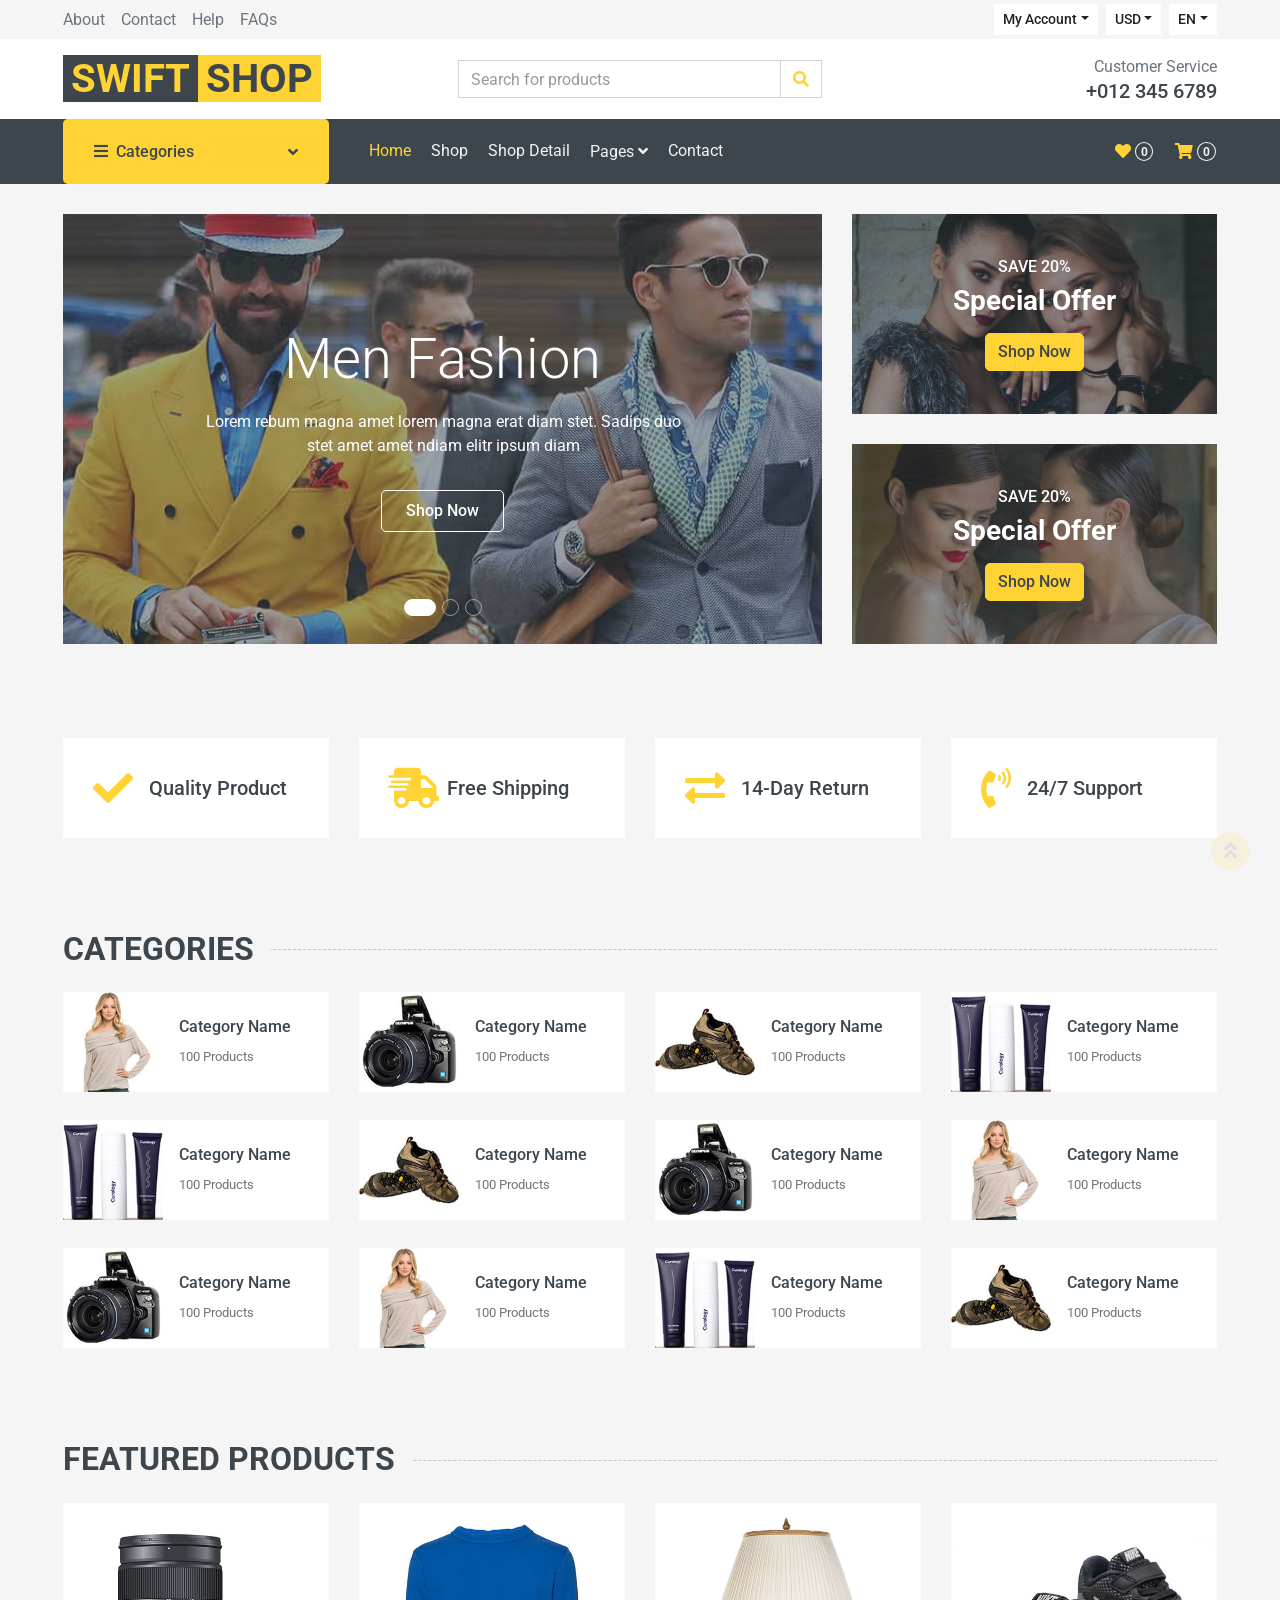
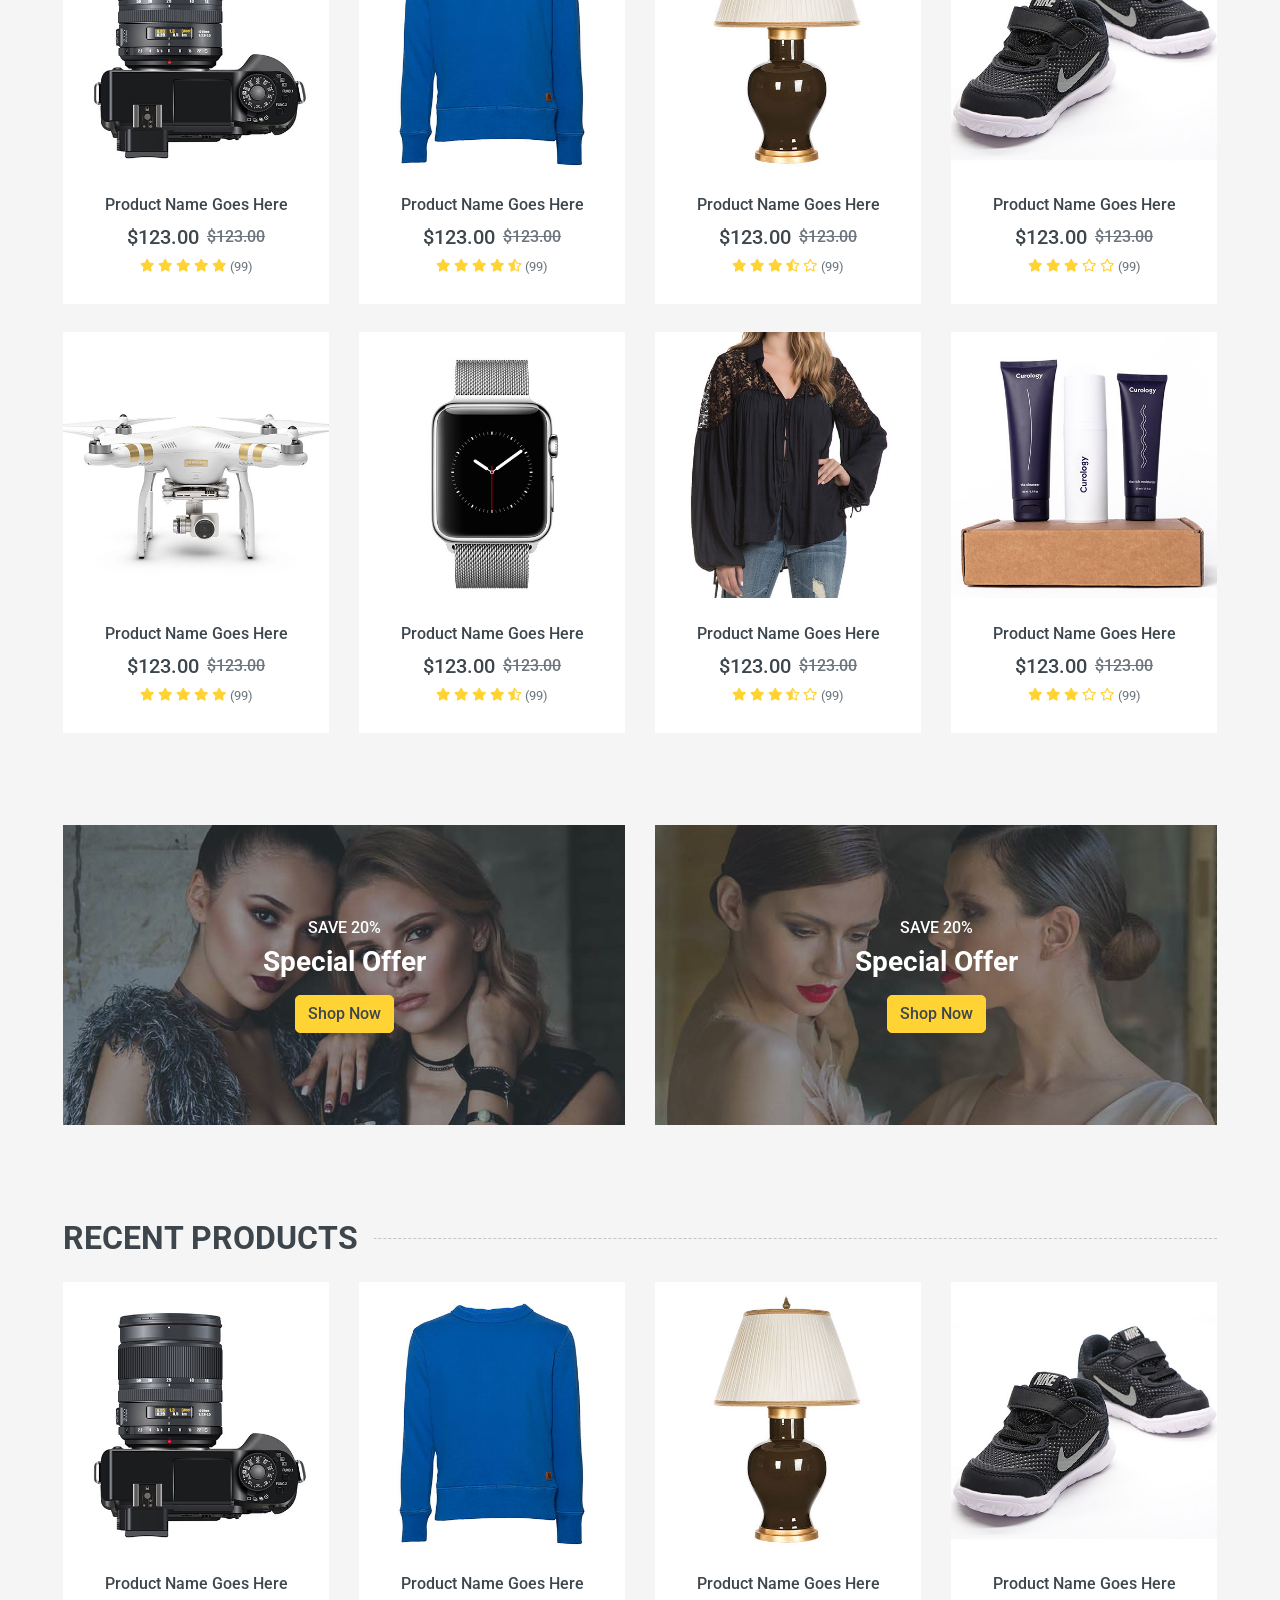
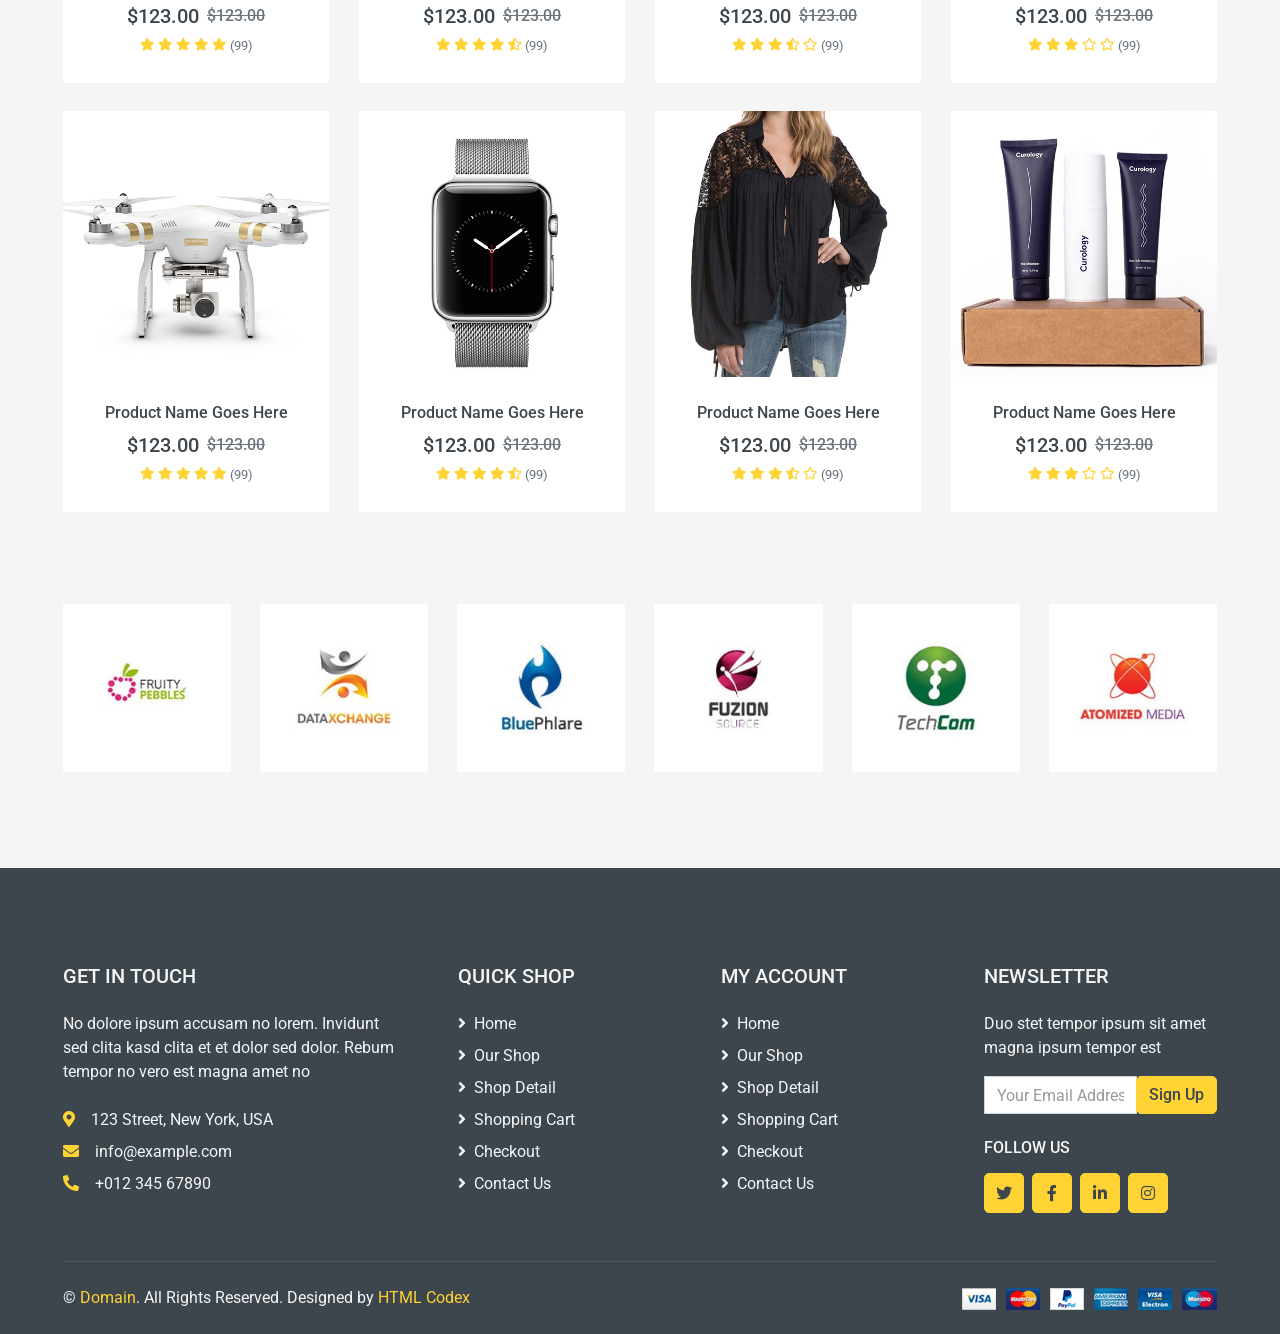
<file: UI/SwiftShop.WebUI/wwwroot/online-shop-website-template/index.html>
<!DOCTYPE html>
<html lang="en">

<head>
    <meta charset="utf-8">
    <title>MultiShop - Online Shop Website Template</title>
    <meta content="width=device-width, initial-scale=1.0" name="viewport">
    <meta content="Free HTML Templates" name="keywords">
    <meta content="Free HTML Templates" name="description">

    <!-- Favicon -->
    <link href="img/favicon.ico" rel="icon">

    <!-- Google Web Fonts -->
    <link rel="preconnect" href="https://fonts.gstatic.com">
    <link href="https://fonts.googleapis.com/css2?family=Roboto:wght@400;500;700&display=swap" rel="stylesheet">  

    <!-- Font Awesome -->
    <link href="https://cdnjs.cloudflare.com/ajax/libs/font-awesome/5.10.0/css/all.min.css" rel="stylesheet">

    <!-- Libraries Stylesheet -->
    <link href="lib/animate/animate.min.css" rel="stylesheet">
    <link href="lib/owlcarousel/assets/owl.carousel.min.css" rel="stylesheet">

    <!-- Customized Bootstrap Stylesheet -->
    <link href="css/style.css" rel="stylesheet">
</head>

<body>
    <!-- Topbar Start -->
    <div class="container-fluid">
        <div class="row bg-secondary py-1 px-xl-5">
            <div class="col-lg-6 d-none d-lg-block">
                <div class="d-inline-flex align-items-center h-100">
                    <a class="text-body mr-3" href="">About</a>
                    <a class="text-body mr-3" href="">Contact</a>
                    <a class="text-body mr-3" href="">Help</a>
                    <a class="text-body mr-3" href="">FAQs</a>
                </div>
            </div>
            <div class="col-lg-6 text-center text-lg-right">
                <div class="d-inline-flex align-items-center">
                    <div class="btn-group">
                        <button type="button" class="btn btn-sm btn-light dropdown-toggle" data-toggle="dropdown">My Account</button>
                        <div class="dropdown-menu dropdown-menu-right">
                            <button class="dropdown-item" type="button">Sign in</button>
                            <button class="dropdown-item" type="button">Sign up</button>
                        </div>
                    </div>
                    <div class="btn-group mx-2">
                        <button type="button" class="btn btn-sm btn-light dropdown-toggle" data-toggle="dropdown">USD</button>
                        <div class="dropdown-menu dropdown-menu-right">
                            <button class="dropdown-item" type="button">EUR</button>
                            <button class="dropdown-item" type="button">GBP</button>
                            <button class="dropdown-item" type="button">CAD</button>
                        </div>
                    </div>
                    <div class="btn-group">
                        <button type="button" class="btn btn-sm btn-light dropdown-toggle" data-toggle="dropdown">EN</button>
                        <div class="dropdown-menu dropdown-menu-right">
                            <button class="dropdown-item" type="button">FR</button>
                            <button class="dropdown-item" type="button">AR</button>
                            <button class="dropdown-item" type="button">RU</button>
                        </div>
                    </div>
                </div>
                <div class="d-inline-flex align-items-center d-block d-lg-none">
                    <a href="" class="btn px-0 ml-2">
                        <i class="fas fa-heart text-dark"></i>
                        <span class="badge text-dark border border-dark rounded-circle" style="padding-bottom: 2px;">0</span>
                    </a>
                    <a href="" class="btn px-0 ml-2">
                        <i class="fas fa-shopping-cart text-dark"></i>
                        <span class="badge text-dark border border-dark rounded-circle" style="padding-bottom: 2px;">0</span>
                    </a>
                </div>
            </div>
        </div>
        <div class="row align-items-center bg-light py-3 px-xl-5 d-none d-lg-flex">
            <div class="col-lg-4">
                <a href="" class="text-decoration-none">
                    <span class="h1 text-uppercase text-primary bg-dark px-2">Swift</span>
                    <span class="h1 text-uppercase text-dark bg-primary px-2 ml-n1">Shop</span>
                </a>
            </div>
            <div class="col-lg-4 col-6 text-left">
                <form action="">
                    <div class="input-group">
                        <input type="text" class="form-control" placeholder="Search for products">
                        <div class="input-group-append">
                            <span class="input-group-text bg-transparent text-primary">
                                <i class="fa fa-search"></i>
                            </span>
                        </div>
                    </div>
                </form>
            </div>
            <div class="col-lg-4 col-6 text-right">
                <p class="m-0">Customer Service</p>
                <h5 class="m-0">+012 345 6789</h5>
            </div>
        </div>
    </div>
    <!-- Topbar End -->


    <!-- Navbar Start -->
    <div class="container-fluid bg-dark mb-30">
        <div class="row px-xl-5">
            <div class="col-lg-3 d-none d-lg-block">
                <a class="btn d-flex align-items-center justify-content-between bg-primary w-100" data-toggle="collapse" href="#navbar-vertical" style="height: 65px; padding: 0 30px;">
                    <h6 class="text-dark m-0"><i class="fa fa-bars mr-2"></i>Categories</h6>
                    <i class="fa fa-angle-down text-dark"></i>
                </a>
                <nav class="collapse position-absolute navbar navbar-vertical navbar-light align-items-start p-0 bg-light" id="navbar-vertical" style="width: calc(100% - 30px); z-index: 999;">
                    <div class="navbar-nav w-100">
                        <div class="nav-item dropdown dropright">
                            <a href="#" class="nav-link dropdown-toggle" data-toggle="dropdown">Dresses <i class="fa fa-angle-right float-right mt-1"></i></a>
                            <div class="dropdown-menu position-absolute rounded-0 border-0 m-0">
                                <a href="" class="dropdown-item">Men's Dresses</a>
                                <a href="" class="dropdown-item">Women's Dresses</a>
                                <a href="" class="dropdown-item">Baby's Dresses</a>
                            </div>
                        </div>
                        <a href="" class="nav-item nav-link">Shirts</a>
                        <a href="" class="nav-item nav-link">Jeans</a>
                        <a href="" class="nav-item nav-link">Swimwear</a>
                        <a href="" class="nav-item nav-link">Sleepwear</a>
                        <a href="" class="nav-item nav-link">Sportswear</a>
                        <a href="" class="nav-item nav-link">Jumpsuits</a>
                        <a href="" class="nav-item nav-link">Blazers</a>
                        <a href="" class="nav-item nav-link">Jackets</a>
                        <a href="" class="nav-item nav-link">Shoes</a>
                    </div>
                </nav>
            </div>
            <div class="col-lg-9">
                <nav class="navbar navbar-expand-lg bg-dark navbar-dark py-3 py-lg-0 px-0">
                    <a href="" class="text-decoration-none d-block d-lg-none">
                        <span class="h1 text-uppercase text-dark bg-light px-2">Multi</span>
                        <span class="h1 text-uppercase text-light bg-primary px-2 ml-n1">Shop</span>
                    </a>
                    <button type="button" class="navbar-toggler" data-toggle="collapse" data-target="#navbarCollapse">
                        <span class="navbar-toggler-icon"></span>
                    </button>
                    <div class="collapse navbar-collapse justify-content-between" id="navbarCollapse">
                        <div class="navbar-nav mr-auto py-0">
                            <a href="index.html" class="nav-item nav-link active">Home</a>
                            <a href="shop.html" class="nav-item nav-link">Shop</a>
                            <a href="detail.html" class="nav-item nav-link">Shop Detail</a>
                            <div class="nav-item dropdown">
                                <a href="#" class="nav-link dropdown-toggle" data-toggle="dropdown">Pages <i class="fa fa-angle-down mt-1"></i></a>
                                <div class="dropdown-menu bg-primary rounded-0 border-0 m-0">
                                    <a href="cart.html" class="dropdown-item">Shopping Cart</a>
                                    <a href="checkout.html" class="dropdown-item">Checkout</a>
                                </div>
                            </div>
                            <a href="contact.html" class="nav-item nav-link">Contact</a>
                        </div>
                        <div class="navbar-nav ml-auto py-0 d-none d-lg-block">
                            <a href="" class="btn px-0">
                                <i class="fas fa-heart text-primary"></i>
                                <span class="badge text-secondary border border-secondary rounded-circle" style="padding-bottom: 2px;">0</span>
                            </a>
                            <a href="" class="btn px-0 ml-3">
                                <i class="fas fa-shopping-cart text-primary"></i>
                                <span class="badge text-secondary border border-secondary rounded-circle" style="padding-bottom: 2px;">0</span>
                            </a>
                        </div>
                    </div>
                </nav>
            </div>
        </div>
    </div>
    <!-- Navbar End -->


    <!-- Carousel Start -->
    <div class="container-fluid mb-3">
        <div class="row px-xl-5">
            <div class="col-lg-8">
                <div id="header-carousel" class="carousel slide carousel-fade mb-30 mb-lg-0" data-ride="carousel">
                    <ol class="carousel-indicators">
                        <li data-target="#header-carousel" data-slide-to="0" class="active"></li>
                        <li data-target="#header-carousel" data-slide-to="1"></li>
                        <li data-target="#header-carousel" data-slide-to="2"></li>
                    </ol>
                    <div class="carousel-inner">
                        <div class="carousel-item position-relative active" style="height: 430px;">
                            <img class="position-absolute w-100 h-100" src="img/carousel-1.jpg" style="object-fit: cover;">
                            <div class="carousel-caption d-flex flex-column align-items-center justify-content-center">
                                <div class="p-3" style="max-width: 700px;">
                                    <h1 class="display-4 text-white mb-3 animate__animated animate__fadeInDown">Men Fashion</h1>
                                    <p class="mx-md-5 px-5 animate__animated animate__bounceIn">Lorem rebum magna amet lorem magna erat diam stet. Sadips duo stet amet amet ndiam elitr ipsum diam</p>
                                    <a class="btn btn-outline-light py-2 px-4 mt-3 animate__animated animate__fadeInUp" href="#">Shop Now</a>
                                </div>
                            </div>
                        </div>
                        <div class="carousel-item position-relative" style="height: 430px;">
                            <img class="position-absolute w-100 h-100" src="img/carousel-2.jpg" style="object-fit: cover;">
                            <div class="carousel-caption d-flex flex-column align-items-center justify-content-center">
                                <div class="p-3" style="max-width: 700px;">
                                    <h1 class="display-4 text-white mb-3 animate__animated animate__fadeInDown">Women Fashion</h1>
                                    <p class="mx-md-5 px-5 animate__animated animate__bounceIn">Lorem rebum magna amet lorem magna erat diam stet. Sadips duo stet amet amet ndiam elitr ipsum diam</p>
                                    <a class="btn btn-outline-light py-2 px-4 mt-3 animate__animated animate__fadeInUp" href="#">Shop Now</a>
                                </div>
                            </div>
                        </div>
                        <div class="carousel-item position-relative" style="height: 430px;">
                            <img class="position-absolute w-100 h-100" src="img/carousel-3.jpg" style="object-fit: cover;">
                            <div class="carousel-caption d-flex flex-column align-items-center justify-content-center">
                                <div class="p-3" style="max-width: 700px;">
                                    <h1 class="display-4 text-white mb-3 animate__animated animate__fadeInDown">Kids Fashion</h1>
                                    <p class="mx-md-5 px-5 animate__animated animate__bounceIn">Lorem rebum magna amet lorem magna erat diam stet. Sadips duo stet amet amet ndiam elitr ipsum diam</p>
                                    <a class="btn btn-outline-light py-2 px-4 mt-3 animate__animated animate__fadeInUp" href="#">Shop Now</a>
                                </div>
                            </div>
                        </div>
                    </div>
                </div>
            </div>
            <div class="col-lg-4">
                <div class="product-offer mb-30" style="height: 200px;">
                    <img class="img-fluid" src="img/offer-1.jpg" alt="">
                    <div class="offer-text">
                        <h6 class="text-white text-uppercase">Save 20%</h6>
                        <h3 class="text-white mb-3">Special Offer</h3>
                        <a href="" class="btn btn-primary">Shop Now</a>
                    </div>
                </div>
                <div class="product-offer mb-30" style="height: 200px;">
                    <img class="img-fluid" src="img/offer-2.jpg" alt="">
                    <div class="offer-text">
                        <h6 class="text-white text-uppercase">Save 20%</h6>
                        <h3 class="text-white mb-3">Special Offer</h3>
                        <a href="" class="btn btn-primary">Shop Now</a>
                    </div>
                </div>
            </div>
        </div>
    </div>
    <!-- Carousel End -->


    <!-- Featured Start -->
    <div class="container-fluid pt-5">
        <div class="row px-xl-5 pb-3">
            <div class="col-lg-3 col-md-6 col-sm-12 pb-1">
                <div class="d-flex align-items-center bg-light mb-4" style="padding: 30px;">
                    <h1 class="fa fa-check text-primary m-0 mr-3"></h1>
                    <h5 class="font-weight-semi-bold m-0">Quality Product</h5>
                </div>
            </div>
            <div class="col-lg-3 col-md-6 col-sm-12 pb-1">
                <div class="d-flex align-items-center bg-light mb-4" style="padding: 30px;">
                    <h1 class="fa fa-shipping-fast text-primary m-0 mr-2"></h1>
                    <h5 class="font-weight-semi-bold m-0">Free Shipping</h5>
                </div>
            </div>
            <div class="col-lg-3 col-md-6 col-sm-12 pb-1">
                <div class="d-flex align-items-center bg-light mb-4" style="padding: 30px;">
                    <h1 class="fas fa-exchange-alt text-primary m-0 mr-3"></h1>
                    <h5 class="font-weight-semi-bold m-0">14-Day Return</h5>
                </div>
            </div>
            <div class="col-lg-3 col-md-6 col-sm-12 pb-1">
                <div class="d-flex align-items-center bg-light mb-4" style="padding: 30px;">
                    <h1 class="fa fa-phone-volume text-primary m-0 mr-3"></h1>
                    <h5 class="font-weight-semi-bold m-0">24/7 Support</h5>
                </div>
            </div>
        </div>
    </div>
    <!-- Featured End -->


    <!-- Categories Start -->
    <div class="container-fluid pt-5">
        <h2 class="section-title position-relative text-uppercase mx-xl-5 mb-4"><span class="bg-secondary pr-3">Categories</span></h2>
        <div class="row px-xl-5 pb-3">
            <div class="col-lg-3 col-md-4 col-sm-6 pb-1">
                <a class="text-decoration-none" href="">
                    <div class="cat-item d-flex align-items-center mb-4">
                        <div class="overflow-hidden" style="width: 100px; height: 100px;">
                            <img class="img-fluid" src="img/cat-1.jpg" alt="">
                        </div>
                        <div class="flex-fill pl-3">
                            <h6>Category Name</h6>
                            <small class="text-body">100 Products</small>
                        </div>
                    </div>
                </a>
            </div>
            <div class="col-lg-3 col-md-4 col-sm-6 pb-1">
                <a class="text-decoration-none" href="">
                    <div class="cat-item img-zoom d-flex align-items-center mb-4">
                        <div class="overflow-hidden" style="width: 100px; height: 100px;">
                            <img class="img-fluid" src="img/cat-2.jpg" alt="">
                        </div>
                        <div class="flex-fill pl-3">
                            <h6>Category Name</h6>
                            <small class="text-body">100 Products</small>
                        </div>
                    </div>
                </a>
            </div>
            <div class="col-lg-3 col-md-4 col-sm-6 pb-1">
                <a class="text-decoration-none" href="">
                    <div class="cat-item img-zoom d-flex align-items-center mb-4">
                        <div class="overflow-hidden" style="width: 100px; height: 100px;">
                            <img class="img-fluid" src="img/cat-3.jpg" alt="">
                        </div>
                        <div class="flex-fill pl-3">
                            <h6>Category Name</h6>
                            <small class="text-body">100 Products</small>
                        </div>
                    </div>
                </a>
            </div>
            <div class="col-lg-3 col-md-4 col-sm-6 pb-1">
                <a class="text-decoration-none" href="">
                    <div class="cat-item img-zoom d-flex align-items-center mb-4">
                        <div class="overflow-hidden" style="width: 100px; height: 100px;">
                            <img class="img-fluid" src="img/cat-4.jpg" alt="">
                        </div>
                        <div class="flex-fill pl-3">
                            <h6>Category Name</h6>
                            <small class="text-body">100 Products</small>
                        </div>
                    </div>
                </a>
            </div>
            <div class="col-lg-3 col-md-4 col-sm-6 pb-1">
                <a class="text-decoration-none" href="">
                    <div class="cat-item img-zoom d-flex align-items-center mb-4">
                        <div class="overflow-hidden" style="width: 100px; height: 100px;">
                            <img class="img-fluid" src="img/cat-4.jpg" alt="">
                        </div>
                        <div class="flex-fill pl-3">
                            <h6>Category Name</h6>
                            <small class="text-body">100 Products</small>
                        </div>
                    </div>
                </a>
            </div>
            <div class="col-lg-3 col-md-4 col-sm-6 pb-1">
                <a class="text-decoration-none" href="">
                    <div class="cat-item img-zoom d-flex align-items-center mb-4">
                        <div class="overflow-hidden" style="width: 100px; height: 100px;">
                            <img class="img-fluid" src="img/cat-3.jpg" alt="">
                        </div>
                        <div class="flex-fill pl-3">
                            <h6>Category Name</h6>
                            <small class="text-body">100 Products</small>
                        </div>
                    </div>
                </a>
            </div>
            <div class="col-lg-3 col-md-4 col-sm-6 pb-1">
                <a class="text-decoration-none" href="">
                    <div class="cat-item img-zoom d-flex align-items-center mb-4">
                        <div class="overflow-hidden" style="width: 100px; height: 100px;">
                            <img class="img-fluid" src="img/cat-2.jpg" alt="">
                        </div>
                        <div class="flex-fill pl-3">
                            <h6>Category Name</h6>
                            <small class="text-body">100 Products</small>
                        </div>
                    </div>
                </a>
            </div>
            <div class="col-lg-3 col-md-4 col-sm-6 pb-1">
                <a class="text-decoration-none" href="">
                    <div class="cat-item img-zoom d-flex align-items-center mb-4">
                        <div class="overflow-hidden" style="width: 100px; height: 100px;">
                            <img class="img-fluid" src="img/cat-1.jpg" alt="">
                        </div>
                        <div class="flex-fill pl-3">
                            <h6>Category Name</h6>
                            <small class="text-body">100 Products</small>
                        </div>
                    </div>
                </a>
            </div>
            <div class="col-lg-3 col-md-4 col-sm-6 pb-1">
                <a class="text-decoration-none" href="">
                    <div class="cat-item img-zoom d-flex align-items-center mb-4">
                        <div class="overflow-hidden" style="width: 100px; height: 100px;">
                            <img class="img-fluid" src="img/cat-2.jpg" alt="">
                        </div>
                        <div class="flex-fill pl-3">
                            <h6>Category Name</h6>
                            <small class="text-body">100 Products</small>
                        </div>
                    </div>
                </a>
            </div>
            <div class="col-lg-3 col-md-4 col-sm-6 pb-1">
                <a class="text-decoration-none" href="">
                    <div class="cat-item img-zoom d-flex align-items-center mb-4">
                        <div class="overflow-hidden" style="width: 100px; height: 100px;">
                            <img class="img-fluid" src="img/cat-1.jpg" alt="">
                        </div>
                        <div class="flex-fill pl-3">
                            <h6>Category Name</h6>
                            <small class="text-body">100 Products</small>
                        </div>
                    </div>
                </a>
            </div>
            <div class="col-lg-3 col-md-4 col-sm-6 pb-1">
                <a class="text-decoration-none" href="">
                    <div class="cat-item img-zoom d-flex align-items-center mb-4">
                        <div class="overflow-hidden" style="width: 100px; height: 100px;">
                            <img class="img-fluid" src="img/cat-4.jpg" alt="">
                        </div>
                        <div class="flex-fill pl-3">
                            <h6>Category Name</h6>
                            <small class="text-body">100 Products</small>
                        </div>
                    </div>
                </a>
            </div>
            <div class="col-lg-3 col-md-4 col-sm-6 pb-1">
                <a class="text-decoration-none" href="">
                    <div class="cat-item img-zoom d-flex align-items-center mb-4">
                        <div class="overflow-hidden" style="width: 100px; height: 100px;">
                            <img class="img-fluid" src="img/cat-3.jpg" alt="">
                        </div>
                        <div class="flex-fill pl-3">
                            <h6>Category Name</h6>
                            <small class="text-body">100 Products</small>
                        </div>
                    </div>
                </a>
            </div>
        </div>
    </div>
    <!-- Categories End -->


    <!-- Products Start -->
    <div class="container-fluid pt-5 pb-3">
        <h2 class="section-title position-relative text-uppercase mx-xl-5 mb-4"><span class="bg-secondary pr-3">Featured Products</span></h2>
        <div class="row px-xl-5">
            <div class="col-lg-3 col-md-4 col-sm-6 pb-1">
                <div class="product-item bg-light mb-4">
                    <div class="product-img position-relative overflow-hidden">
                        <img class="img-fluid w-100" src="img/product-1.jpg" alt="">
                        <div class="product-action">
                            <a class="btn btn-outline-dark btn-square" href=""><i class="fa fa-shopping-cart"></i></a>
                            <a class="btn btn-outline-dark btn-square" href=""><i class="far fa-heart"></i></a>
                            <a class="btn btn-outline-dark btn-square" href=""><i class="fa fa-sync-alt"></i></a>
                            <a class="btn btn-outline-dark btn-square" href=""><i class="fa fa-search"></i></a>
                        </div>
                    </div>
                    <div class="text-center py-4">
                        <a class="h6 text-decoration-none text-truncate" href="">Product Name Goes Here</a>
                        <div class="d-flex align-items-center justify-content-center mt-2">
                            <h5>$123.00</h5><h6 class="text-muted ml-2"><del>$123.00</del></h6>
                        </div>
                        <div class="d-flex align-items-center justify-content-center mb-1">
                            <small class="fa fa-star text-primary mr-1"></small>
                            <small class="fa fa-star text-primary mr-1"></small>
                            <small class="fa fa-star text-primary mr-1"></small>
                            <small class="fa fa-star text-primary mr-1"></small>
                            <small class="fa fa-star text-primary mr-1"></small>
                            <small>(99)</small>
                        </div>
                    </div>
                </div>
            </div>
            <div class="col-lg-3 col-md-4 col-sm-6 pb-1">
                <div class="product-item bg-light mb-4">
                    <div class="product-img position-relative overflow-hidden">
                        <img class="img-fluid w-100" src="img/product-2.jpg" alt="">
                        <div class="product-action">
                            <a class="btn btn-outline-dark btn-square" href=""><i class="fa fa-shopping-cart"></i></a>
                            <a class="btn btn-outline-dark btn-square" href=""><i class="far fa-heart"></i></a>
                            <a class="btn btn-outline-dark btn-square" href=""><i class="fa fa-sync-alt"></i></a>
                            <a class="btn btn-outline-dark btn-square" href=""><i class="fa fa-search"></i></a>
                        </div>
                    </div>
                    <div class="text-center py-4">
                        <a class="h6 text-decoration-none text-truncate" href="">Product Name Goes Here</a>
                        <div class="d-flex align-items-center justify-content-center mt-2">
                            <h5>$123.00</h5><h6 class="text-muted ml-2"><del>$123.00</del></h6>
                        </div>
                        <div class="d-flex align-items-center justify-content-center mb-1">
                            <small class="fa fa-star text-primary mr-1"></small>
                            <small class="fa fa-star text-primary mr-1"></small>
                            <small class="fa fa-star text-primary mr-1"></small>
                            <small class="fa fa-star text-primary mr-1"></small>
                            <small class="fa fa-star-half-alt text-primary mr-1"></small>
                            <small>(99)</small>
                        </div>
                    </div>
                </div>
            </div>
            <div class="col-lg-3 col-md-4 col-sm-6 pb-1">
                <div class="product-item bg-light mb-4">
                    <div class="product-img position-relative overflow-hidden">
                        <img class="img-fluid w-100" src="img/product-3.jpg" alt="">
                        <div class="product-action">
                            <a class="btn btn-outline-dark btn-square" href=""><i class="fa fa-shopping-cart"></i></a>
                            <a class="btn btn-outline-dark btn-square" href=""><i class="far fa-heart"></i></a>
                            <a class="btn btn-outline-dark btn-square" href=""><i class="fa fa-sync-alt"></i></a>
                            <a class="btn btn-outline-dark btn-square" href=""><i class="fa fa-search"></i></a>
                        </div>
                    </div>
                    <div class="text-center py-4">
                        <a class="h6 text-decoration-none text-truncate" href="">Product Name Goes Here</a>
                        <div class="d-flex align-items-center justify-content-center mt-2">
                            <h5>$123.00</h5><h6 class="text-muted ml-2"><del>$123.00</del></h6>
                        </div>
                        <div class="d-flex align-items-center justify-content-center mb-1">
                            <small class="fa fa-star text-primary mr-1"></small>
                            <small class="fa fa-star text-primary mr-1"></small>
                            <small class="fa fa-star text-primary mr-1"></small>
                            <small class="fa fa-star-half-alt text-primary mr-1"></small>
                            <small class="far fa-star text-primary mr-1"></small>
                            <small>(99)</small>
                        </div>
                    </div>
                </div>
            </div>
            <div class="col-lg-3 col-md-4 col-sm-6 pb-1">
                <div class="product-item bg-light mb-4">
                    <div class="product-img position-relative overflow-hidden">
                        <img class="img-fluid w-100" src="img/product-4.jpg" alt="">
                        <div class="product-action">
                            <a class="btn btn-outline-dark btn-square" href=""><i class="fa fa-shopping-cart"></i></a>
                            <a class="btn btn-outline-dark btn-square" href=""><i class="far fa-heart"></i></a>
                            <a class="btn btn-outline-dark btn-square" href=""><i class="fa fa-sync-alt"></i></a>
                            <a class="btn btn-outline-dark btn-square" href=""><i class="fa fa-search"></i></a>
                        </div>
                    </div>
                    <div class="text-center py-4">
                        <a class="h6 text-decoration-none text-truncate" href="">Product Name Goes Here</a>
                        <div class="d-flex align-items-center justify-content-center mt-2">
                            <h5>$123.00</h5><h6 class="text-muted ml-2"><del>$123.00</del></h6>
                        </div>
                        <div class="d-flex align-items-center justify-content-center mb-1">
                            <small class="fa fa-star text-primary mr-1"></small>
                            <small class="fa fa-star text-primary mr-1"></small>
                            <small class="fa fa-star text-primary mr-1"></small>
                            <small class="far fa-star text-primary mr-1"></small>
                            <small class="far fa-star text-primary mr-1"></small>
                            <small>(99)</small>
                        </div>
                    </div>
                </div>
            </div>
            <div class="col-lg-3 col-md-4 col-sm-6 pb-1">
                <div class="product-item bg-light mb-4">
                    <div class="product-img position-relative overflow-hidden">
                        <img class="img-fluid w-100" src="img/product-5.jpg" alt="">
                        <div class="product-action">
                            <a class="btn btn-outline-dark btn-square" href=""><i class="fa fa-shopping-cart"></i></a>
                            <a class="btn btn-outline-dark btn-square" href=""><i class="far fa-heart"></i></a>
                            <a class="btn btn-outline-dark btn-square" href=""><i class="fa fa-sync-alt"></i></a>
                            <a class="btn btn-outline-dark btn-square" href=""><i class="fa fa-search"></i></a>
                        </div>
                    </div>
                    <div class="text-center py-4">
                        <a class="h6 text-decoration-none text-truncate" href="">Product Name Goes Here</a>
                        <div class="d-flex align-items-center justify-content-center mt-2">
                            <h5>$123.00</h5><h6 class="text-muted ml-2"><del>$123.00</del></h6>
                        </div>
                        <div class="d-flex align-items-center justify-content-center mb-1">
                            <small class="fa fa-star text-primary mr-1"></small>
                            <small class="fa fa-star text-primary mr-1"></small>
                            <small class="fa fa-star text-primary mr-1"></small>
                            <small class="fa fa-star text-primary mr-1"></small>
                            <small class="fa fa-star text-primary mr-1"></small>
                            <small>(99)</small>
                        </div>
                    </div>
                </div>
            </div>
            <div class="col-lg-3 col-md-4 col-sm-6 pb-1">
                <div class="product-item bg-light mb-4">
                    <div class="product-img position-relative overflow-hidden">
                        <img class="img-fluid w-100" src="img/product-6.jpg" alt="">
                        <div class="product-action">
                            <a class="btn btn-outline-dark btn-square" href=""><i class="fa fa-shopping-cart"></i></a>
                            <a class="btn btn-outline-dark btn-square" href=""><i class="far fa-heart"></i></a>
                            <a class="btn btn-outline-dark btn-square" href=""><i class="fa fa-sync-alt"></i></a>
                            <a class="btn btn-outline-dark btn-square" href=""><i class="fa fa-search"></i></a>
                        </div>
                    </div>
                    <div class="text-center py-4">
                        <a class="h6 text-decoration-none text-truncate" href="">Product Name Goes Here</a>
                        <div class="d-flex align-items-center justify-content-center mt-2">
                            <h5>$123.00</h5><h6 class="text-muted ml-2"><del>$123.00</del></h6>
                        </div>
                        <div class="d-flex align-items-center justify-content-center mb-1">
                            <small class="fa fa-star text-primary mr-1"></small>
                            <small class="fa fa-star text-primary mr-1"></small>
                            <small class="fa fa-star text-primary mr-1"></small>
                            <small class="fa fa-star text-primary mr-1"></small>
                            <small class="fa fa-star-half-alt text-primary mr-1"></small>
                            <small>(99)</small>
                        </div>
                    </div>
                </div>
            </div>
            <div class="col-lg-3 col-md-4 col-sm-6 pb-1">
                <div class="product-item bg-light mb-4">
                    <div class="product-img position-relative overflow-hidden">
                        <img class="img-fluid w-100" src="img/product-7.jpg" alt="">
                        <div class="product-action">
                            <a class="btn btn-outline-dark btn-square" href=""><i class="fa fa-shopping-cart"></i></a>
                            <a class="btn btn-outline-dark btn-square" href=""><i class="far fa-heart"></i></a>
                            <a class="btn btn-outline-dark btn-square" href=""><i class="fa fa-sync-alt"></i></a>
                            <a class="btn btn-outline-dark btn-square" href=""><i class="fa fa-search"></i></a>
                        </div>
                    </div>
                    <div class="text-center py-4">
                        <a class="h6 text-decoration-none text-truncate" href="">Product Name Goes Here</a>
                        <div class="d-flex align-items-center justify-content-center mt-2">
                            <h5>$123.00</h5><h6 class="text-muted ml-2"><del>$123.00</del></h6>
                        </div>
                        <div class="d-flex align-items-center justify-content-center mb-1">
                            <small class="fa fa-star text-primary mr-1"></small>
                            <small class="fa fa-star text-primary mr-1"></small>
                            <small class="fa fa-star text-primary mr-1"></small>
                            <small class="fa fa-star-half-alt text-primary mr-1"></small>
                            <small class="far fa-star text-primary mr-1"></small>
                            <small>(99)</small>
                        </div>
                    </div>
                </div>
            </div>
            <div class="col-lg-3 col-md-4 col-sm-6 pb-1">
                <div class="product-item bg-light mb-4">
                    <div class="product-img position-relative overflow-hidden">
                        <img class="img-fluid w-100" src="img/product-8.jpg" alt="">
                        <div class="product-action">
                            <a class="btn btn-outline-dark btn-square" href=""><i class="fa fa-shopping-cart"></i></a>
                            <a class="btn btn-outline-dark btn-square" href=""><i class="far fa-heart"></i></a>
                            <a class="btn btn-outline-dark btn-square" href=""><i class="fa fa-sync-alt"></i></a>
                            <a class="btn btn-outline-dark btn-square" href=""><i class="fa fa-search"></i></a>
                        </div>
                    </div>
                    <div class="text-center py-4">
                        <a class="h6 text-decoration-none text-truncate" href="">Product Name Goes Here</a>
                        <div class="d-flex align-items-center justify-content-center mt-2">
                            <h5>$123.00</h5><h6 class="text-muted ml-2"><del>$123.00</del></h6>
                        </div>
                        <div class="d-flex align-items-center justify-content-center mb-1">
                            <small class="fa fa-star text-primary mr-1"></small>
                            <small class="fa fa-star text-primary mr-1"></small>
                            <small class="fa fa-star text-primary mr-1"></small>
                            <small class="far fa-star text-primary mr-1"></small>
                            <small class="far fa-star text-primary mr-1"></small>
                            <small>(99)</small>
                        </div>
                    </div>
                </div>
            </div>
        </div>
    </div>
    <!-- Products End -->


    <!-- Offer Start -->
    <div class="container-fluid pt-5 pb-3">
        <div class="row px-xl-5">
            <div class="col-md-6">
                <div class="product-offer mb-30" style="height: 300px;">
                    <img class="img-fluid" src="img/offer-1.jpg" alt="">
                    <div class="offer-text">
                        <h6 class="text-white text-uppercase">Save 20%</h6>
                        <h3 class="text-white mb-3">Special Offer</h3>
                        <a href="" class="btn btn-primary">Shop Now</a>
                    </div>
                </div>
            </div>
            <div class="col-md-6">
                <div class="product-offer mb-30" style="height: 300px;">
                    <img class="img-fluid" src="img/offer-2.jpg" alt="">
                    <div class="offer-text">
                        <h6 class="text-white text-uppercase">Save 20%</h6>
                        <h3 class="text-white mb-3">Special Offer</h3>
                        <a href="" class="btn btn-primary">Shop Now</a>
                    </div>
                </div>
            </div>
        </div>
    </div>
    <!-- Offer End -->


    <!-- Products Start -->
    <div class="container-fluid pt-5 pb-3">
        <h2 class="section-title position-relative text-uppercase mx-xl-5 mb-4"><span class="bg-secondary pr-3">Recent Products</span></h2>
        <div class="row px-xl-5">
            <div class="col-lg-3 col-md-4 col-sm-6 pb-1">
                <div class="product-item bg-light mb-4">
                    <div class="product-img position-relative overflow-hidden">
                        <img class="img-fluid w-100" src="img/product-1.jpg" alt="">
                        <div class="product-action">
                            <a class="btn btn-outline-dark btn-square" href=""><i class="fa fa-shopping-cart"></i></a>
                            <a class="btn btn-outline-dark btn-square" href=""><i class="far fa-heart"></i></a>
                            <a class="btn btn-outline-dark btn-square" href=""><i class="fa fa-sync-alt"></i></a>
                            <a class="btn btn-outline-dark btn-square" href=""><i class="fa fa-search"></i></a>
                        </div>
                    </div>
                    <div class="text-center py-4">
                        <a class="h6 text-decoration-none text-truncate" href="">Product Name Goes Here</a>
                        <div class="d-flex align-items-center justify-content-center mt-2">
                            <h5>$123.00</h5><h6 class="text-muted ml-2"><del>$123.00</del></h6>
                        </div>
                        <div class="d-flex align-items-center justify-content-center mb-1">
                            <small class="fa fa-star text-primary mr-1"></small>
                            <small class="fa fa-star text-primary mr-1"></small>
                            <small class="fa fa-star text-primary mr-1"></small>
                            <small class="fa fa-star text-primary mr-1"></small>
                            <small class="fa fa-star text-primary mr-1"></small>
                            <small>(99)</small>
                        </div>
                    </div>
                </div>
            </div>
            <div class="col-lg-3 col-md-4 col-sm-6 pb-1">
                <div class="product-item bg-light mb-4">
                    <div class="product-img position-relative overflow-hidden">
                        <img class="img-fluid w-100" src="img/product-2.jpg" alt="">
                        <div class="product-action">
                            <a class="btn btn-outline-dark btn-square" href=""><i class="fa fa-shopping-cart"></i></a>
                            <a class="btn btn-outline-dark btn-square" href=""><i class="far fa-heart"></i></a>
                            <a class="btn btn-outline-dark btn-square" href=""><i class="fa fa-sync-alt"></i></a>
                            <a class="btn btn-outline-dark btn-square" href=""><i class="fa fa-search"></i></a>
                        </div>
                    </div>
                    <div class="text-center py-4">
                        <a class="h6 text-decoration-none text-truncate" href="">Product Name Goes Here</a>
                        <div class="d-flex align-items-center justify-content-center mt-2">
                            <h5>$123.00</h5><h6 class="text-muted ml-2"><del>$123.00</del></h6>
                        </div>
                        <div class="d-flex align-items-center justify-content-center mb-1">
                            <small class="fa fa-star text-primary mr-1"></small>
                            <small class="fa fa-star text-primary mr-1"></small>
                            <small class="fa fa-star text-primary mr-1"></small>
                            <small class="fa fa-star text-primary mr-1"></small>
                            <small class="fa fa-star-half-alt text-primary mr-1"></small>
                            <small>(99)</small>
                        </div>
                    </div>
                </div>
            </div>
            <div class="col-lg-3 col-md-4 col-sm-6 pb-1">
                <div class="product-item bg-light mb-4">
                    <div class="product-img position-relative overflow-hidden">
                        <img class="img-fluid w-100" src="img/product-3.jpg" alt="">
                        <div class="product-action">
                            <a class="btn btn-outline-dark btn-square" href=""><i class="fa fa-shopping-cart"></i></a>
                            <a class="btn btn-outline-dark btn-square" href=""><i class="far fa-heart"></i></a>
                            <a class="btn btn-outline-dark btn-square" href=""><i class="fa fa-sync-alt"></i></a>
                            <a class="btn btn-outline-dark btn-square" href=""><i class="fa fa-search"></i></a>
                        </div>
                    </div>
                    <div class="text-center py-4">
                        <a class="h6 text-decoration-none text-truncate" href="">Product Name Goes Here</a>
                        <div class="d-flex align-items-center justify-content-center mt-2">
                            <h5>$123.00</h5><h6 class="text-muted ml-2"><del>$123.00</del></h6>
                        </div>
                        <div class="d-flex align-items-center justify-content-center mb-1">
                            <small class="fa fa-star text-primary mr-1"></small>
                            <small class="fa fa-star text-primary mr-1"></small>
                            <small class="fa fa-star text-primary mr-1"></small>
                            <small class="fa fa-star-half-alt text-primary mr-1"></small>
                            <small class="far fa-star text-primary mr-1"></small>
                            <small>(99)</small>
                        </div>
                    </div>
                </div>
            </div>
            <div class="col-lg-3 col-md-4 col-sm-6 pb-1">
                <div class="product-item bg-light mb-4">
                    <div class="product-img position-relative overflow-hidden">
                        <img class="img-fluid w-100" src="img/product-4.jpg" alt="">
                        <div class="product-action">
                            <a class="btn btn-outline-dark btn-square" href=""><i class="fa fa-shopping-cart"></i></a>
                            <a class="btn btn-outline-dark btn-square" href=""><i class="far fa-heart"></i></a>
                            <a class="btn btn-outline-dark btn-square" href=""><i class="fa fa-sync-alt"></i></a>
                            <a class="btn btn-outline-dark btn-square" href=""><i class="fa fa-search"></i></a>
                        </div>
                    </div>
                    <div class="text-center py-4">
                        <a class="h6 text-decoration-none text-truncate" href="">Product Name Goes Here</a>
                        <div class="d-flex align-items-center justify-content-center mt-2">
                            <h5>$123.00</h5><h6 class="text-muted ml-2"><del>$123.00</del></h6>
                        </div>
                        <div class="d-flex align-items-center justify-content-center mb-1">
                            <small class="fa fa-star text-primary mr-1"></small>
                            <small class="fa fa-star text-primary mr-1"></small>
                            <small class="fa fa-star text-primary mr-1"></small>
                            <small class="far fa-star text-primary mr-1"></small>
                            <small class="far fa-star text-primary mr-1"></small>
                            <small>(99)</small>
                        </div>
                    </div>
                </div>
            </div>
            <div class="col-lg-3 col-md-4 col-sm-6 pb-1">
                <div class="product-item bg-light mb-4">
                    <div class="product-img position-relative overflow-hidden">
                        <img class="img-fluid w-100" src="img/product-5.jpg" alt="">
                        <div class="product-action">
                            <a class="btn btn-outline-dark btn-square" href=""><i class="fa fa-shopping-cart"></i></a>
                            <a class="btn btn-outline-dark btn-square" href=""><i class="far fa-heart"></i></a>
                            <a class="btn btn-outline-dark btn-square" href=""><i class="fa fa-sync-alt"></i></a>
                            <a class="btn btn-outline-dark btn-square" href=""><i class="fa fa-search"></i></a>
                        </div>
                    </div>
                    <div class="text-center py-4">
                        <a class="h6 text-decoration-none text-truncate" href="">Product Name Goes Here</a>
                        <div class="d-flex align-items-center justify-content-center mt-2">
                            <h5>$123.00</h5><h6 class="text-muted ml-2"><del>$123.00</del></h6>
                        </div>
                        <div class="d-flex align-items-center justify-content-center mb-1">
                            <small class="fa fa-star text-primary mr-1"></small>
                            <small class="fa fa-star text-primary mr-1"></small>
                            <small class="fa fa-star text-primary mr-1"></small>
                            <small class="fa fa-star text-primary mr-1"></small>
                            <small class="fa fa-star text-primary mr-1"></small>
                            <small>(99)</small>
                        </div>
                    </div>
                </div>
            </div>
            <div class="col-lg-3 col-md-4 col-sm-6 pb-1">
                <div class="product-item bg-light mb-4">
                    <div class="product-img position-relative overflow-hidden">
                        <img class="img-fluid w-100" src="img/product-6.jpg" alt="">
                        <div class="product-action">
                            <a class="btn btn-outline-dark btn-square" href=""><i class="fa fa-shopping-cart"></i></a>
                            <a class="btn btn-outline-dark btn-square" href=""><i class="far fa-heart"></i></a>
                            <a class="btn btn-outline-dark btn-square" href=""><i class="fa fa-sync-alt"></i></a>
                            <a class="btn btn-outline-dark btn-square" href=""><i class="fa fa-search"></i></a>
                        </div>
                    </div>
                    <div class="text-center py-4">
                        <a class="h6 text-decoration-none text-truncate" href="">Product Name Goes Here</a>
                        <div class="d-flex align-items-center justify-content-center mt-2">
                            <h5>$123.00</h5><h6 class="text-muted ml-2"><del>$123.00</del></h6>
                        </div>
                        <div class="d-flex align-items-center justify-content-center mb-1">
                            <small class="fa fa-star text-primary mr-1"></small>
                            <small class="fa fa-star text-primary mr-1"></small>
                            <small class="fa fa-star text-primary mr-1"></small>
                            <small class="fa fa-star text-primary mr-1"></small>
                            <small class="fa fa-star-half-alt text-primary mr-1"></small>
                            <small>(99)</small>
                        </div>
                    </div>
                </div>
            </div>
            <div class="col-lg-3 col-md-4 col-sm-6 pb-1">
                <div class="product-item bg-light mb-4">
                    <div class="product-img position-relative overflow-hidden">
                        <img class="img-fluid w-100" src="img/product-7.jpg" alt="">
                        <div class="product-action">
                            <a class="btn btn-outline-dark btn-square" href=""><i class="fa fa-shopping-cart"></i></a>
                            <a class="btn btn-outline-dark btn-square" href=""><i class="far fa-heart"></i></a>
                            <a class="btn btn-outline-dark btn-square" href=""><i class="fa fa-sync-alt"></i></a>
                            <a class="btn btn-outline-dark btn-square" href=""><i class="fa fa-search"></i></a>
                        </div>
                    </div>
                    <div class="text-center py-4">
                        <a class="h6 text-decoration-none text-truncate" href="">Product Name Goes Here</a>
                        <div class="d-flex align-items-center justify-content-center mt-2">
                            <h5>$123.00</h5><h6 class="text-muted ml-2"><del>$123.00</del></h6>
                        </div>
                        <div class="d-flex align-items-center justify-content-center mb-1">
                            <small class="fa fa-star text-primary mr-1"></small>
                            <small class="fa fa-star text-primary mr-1"></small>
                            <small class="fa fa-star text-primary mr-1"></small>
                            <small class="fa fa-star-half-alt text-primary mr-1"></small>
                            <small class="far fa-star text-primary mr-1"></small>
                            <small>(99)</small>
                        </div>
                    </div>
                </div>
            </div>
            <div class="col-lg-3 col-md-4 col-sm-6 pb-1">
                <div class="product-item bg-light mb-4">
                    <div class="product-img position-relative overflow-hidden">
                        <img class="img-fluid w-100" src="img/product-8.jpg" alt="">
                        <div class="product-action">
                            <a class="btn btn-outline-dark btn-square" href=""><i class="fa fa-shopping-cart"></i></a>
                            <a class="btn btn-outline-dark btn-square" href=""><i class="far fa-heart"></i></a>
                            <a class="btn btn-outline-dark btn-square" href=""><i class="fa fa-sync-alt"></i></a>
                            <a class="btn btn-outline-dark btn-square" href=""><i class="fa fa-search"></i></a>
                        </div>
                    </div>
                    <div class="text-center py-4">
                        <a class="h6 text-decoration-none text-truncate" href="">Product Name Goes Here</a>
                        <div class="d-flex align-items-center justify-content-center mt-2">
                            <h5>$123.00</h5><h6 class="text-muted ml-2"><del>$123.00</del></h6>
                        </div>
                        <div class="d-flex align-items-center justify-content-center mb-1">
                            <small class="fa fa-star text-primary mr-1"></small>
                            <small class="fa fa-star text-primary mr-1"></small>
                            <small class="fa fa-star text-primary mr-1"></small>
                            <small class="far fa-star text-primary mr-1"></small>
                            <small class="far fa-star text-primary mr-1"></small>
                            <small>(99)</small>
                        </div>
                    </div>
                </div>
            </div>
        </div>
    </div>
    <!-- Products End -->


    <!-- Vendor Start -->
    <div class="container-fluid py-5">
        <div class="row px-xl-5">
            <div class="col">
                <div class="owl-carousel vendor-carousel">
                    <div class="bg-light p-4">
                        <img src="img/vendor-1.jpg" alt="">
                    </div>
                    <div class="bg-light p-4">
                        <img src="img/vendor-2.jpg" alt="">
                    </div>
                    <div class="bg-light p-4">
                        <img src="img/vendor-3.jpg" alt="">
                    </div>
                    <div class="bg-light p-4">
                        <img src="img/vendor-4.jpg" alt="">
                    </div>
                    <div class="bg-light p-4">
                        <img src="img/vendor-5.jpg" alt="">
                    </div>
                    <div class="bg-light p-4">
                        <img src="img/vendor-6.jpg" alt="">
                    </div>
                    <div class="bg-light p-4">
                        <img src="img/vendor-7.jpg" alt="">
                    </div>
                    <div class="bg-light p-4">
                        <img src="img/vendor-8.jpg" alt="">
                    </div>
                </div>
            </div>
        </div>
    </div>
    <!-- Vendor End -->


    <!-- Footer Start -->
    <div class="container-fluid bg-dark text-secondary mt-5 pt-5">
        <div class="row px-xl-5 pt-5">
            <div class="col-lg-4 col-md-12 mb-5 pr-3 pr-xl-5">
                <h5 class="text-secondary text-uppercase mb-4">Get In Touch</h5>
                <p class="mb-4">No dolore ipsum accusam no lorem. Invidunt sed clita kasd clita et et dolor sed dolor. Rebum tempor no vero est magna amet no</p>
                <p class="mb-2"><i class="fa fa-map-marker-alt text-primary mr-3"></i>123 Street, New York, USA</p>
                <p class="mb-2"><i class="fa fa-envelope text-primary mr-3"></i>info@example.com</p>
                <p class="mb-0"><i class="fa fa-phone-alt text-primary mr-3"></i>+012 345 67890</p>
            </div>
            <div class="col-lg-8 col-md-12">
                <div class="row">
                    <div class="col-md-4 mb-5">
                        <h5 class="text-secondary text-uppercase mb-4">Quick Shop</h5>
                        <div class="d-flex flex-column justify-content-start">
                            <a class="text-secondary mb-2" href="#"><i class="fa fa-angle-right mr-2"></i>Home</a>
                            <a class="text-secondary mb-2" href="#"><i class="fa fa-angle-right mr-2"></i>Our Shop</a>
                            <a class="text-secondary mb-2" href="#"><i class="fa fa-angle-right mr-2"></i>Shop Detail</a>
                            <a class="text-secondary mb-2" href="#"><i class="fa fa-angle-right mr-2"></i>Shopping Cart</a>
                            <a class="text-secondary mb-2" href="#"><i class="fa fa-angle-right mr-2"></i>Checkout</a>
                            <a class="text-secondary" href="#"><i class="fa fa-angle-right mr-2"></i>Contact Us</a>
                        </div>
                    </div>
                    <div class="col-md-4 mb-5">
                        <h5 class="text-secondary text-uppercase mb-4">My Account</h5>
                        <div class="d-flex flex-column justify-content-start">
                            <a class="text-secondary mb-2" href="#"><i class="fa fa-angle-right mr-2"></i>Home</a>
                            <a class="text-secondary mb-2" href="#"><i class="fa fa-angle-right mr-2"></i>Our Shop</a>
                            <a class="text-secondary mb-2" href="#"><i class="fa fa-angle-right mr-2"></i>Shop Detail</a>
                            <a class="text-secondary mb-2" href="#"><i class="fa fa-angle-right mr-2"></i>Shopping Cart</a>
                            <a class="text-secondary mb-2" href="#"><i class="fa fa-angle-right mr-2"></i>Checkout</a>
                            <a class="text-secondary" href="#"><i class="fa fa-angle-right mr-2"></i>Contact Us</a>
                        </div>
                    </div>
                    <div class="col-md-4 mb-5">
                        <h5 class="text-secondary text-uppercase mb-4">Newsletter</h5>
                        <p>Duo stet tempor ipsum sit amet magna ipsum tempor est</p>
                        <form action="">
                            <div class="input-group">
                                <input type="text" class="form-control" placeholder="Your Email Address">
                                <div class="input-group-append">
                                    <button class="btn btn-primary">Sign Up</button>
                                </div>
                            </div>
                        </form>
                        <h6 class="text-secondary text-uppercase mt-4 mb-3">Follow Us</h6>
                        <div class="d-flex">
                            <a class="btn btn-primary btn-square mr-2" href="#"><i class="fab fa-twitter"></i></a>
                            <a class="btn btn-primary btn-square mr-2" href="#"><i class="fab fa-facebook-f"></i></a>
                            <a class="btn btn-primary btn-square mr-2" href="#"><i class="fab fa-linkedin-in"></i></a>
                            <a class="btn btn-primary btn-square" href="#"><i class="fab fa-instagram"></i></a>
                        </div>
                    </div>
                </div>
            </div>
        </div>
        <div class="row border-top mx-xl-5 py-4" style="border-color: rgba(256, 256, 256, .1) !important;">
            <div class="col-md-6 px-xl-0">
                <p class="mb-md-0 text-center text-md-left text-secondary">
                    &copy; <a class="text-primary" href="#">Domain</a>. All Rights Reserved. Designed
                    by
                    <a class="text-primary" href="https://htmlcodex.com">HTML Codex</a>
                </p>
            </div>
            <div class="col-md-6 px-xl-0 text-center text-md-right">
                <img class="img-fluid" src="img/payments.png" alt="">
            </div>
        </div>
    </div>
    <!-- Footer End -->


    <!-- Back to Top -->
    <a href="#" class="btn btn-primary back-to-top"><i class="fa fa-angle-double-up"></i></a>


    <!-- JavaScript Libraries -->
    <script src="https://code.jquery.com/jquery-3.4.1.min.js"></script>
    <script src="https://stackpath.bootstrapcdn.com/bootstrap/4.4.1/js/bootstrap.bundle.min.js"></script>
    <script src="lib/easing/easing.min.js"></script>
    <script src="lib/owlcarousel/owl.carousel.min.js"></script>

    <!-- Contact Javascript File -->
    <script src="mail/jqBootstrapValidation.min.js"></script>
    <script src="mail/contact.js"></script>

    <!-- Template Javascript -->
    <script src="js/main.js"></script>
</body>

</html>
</file>
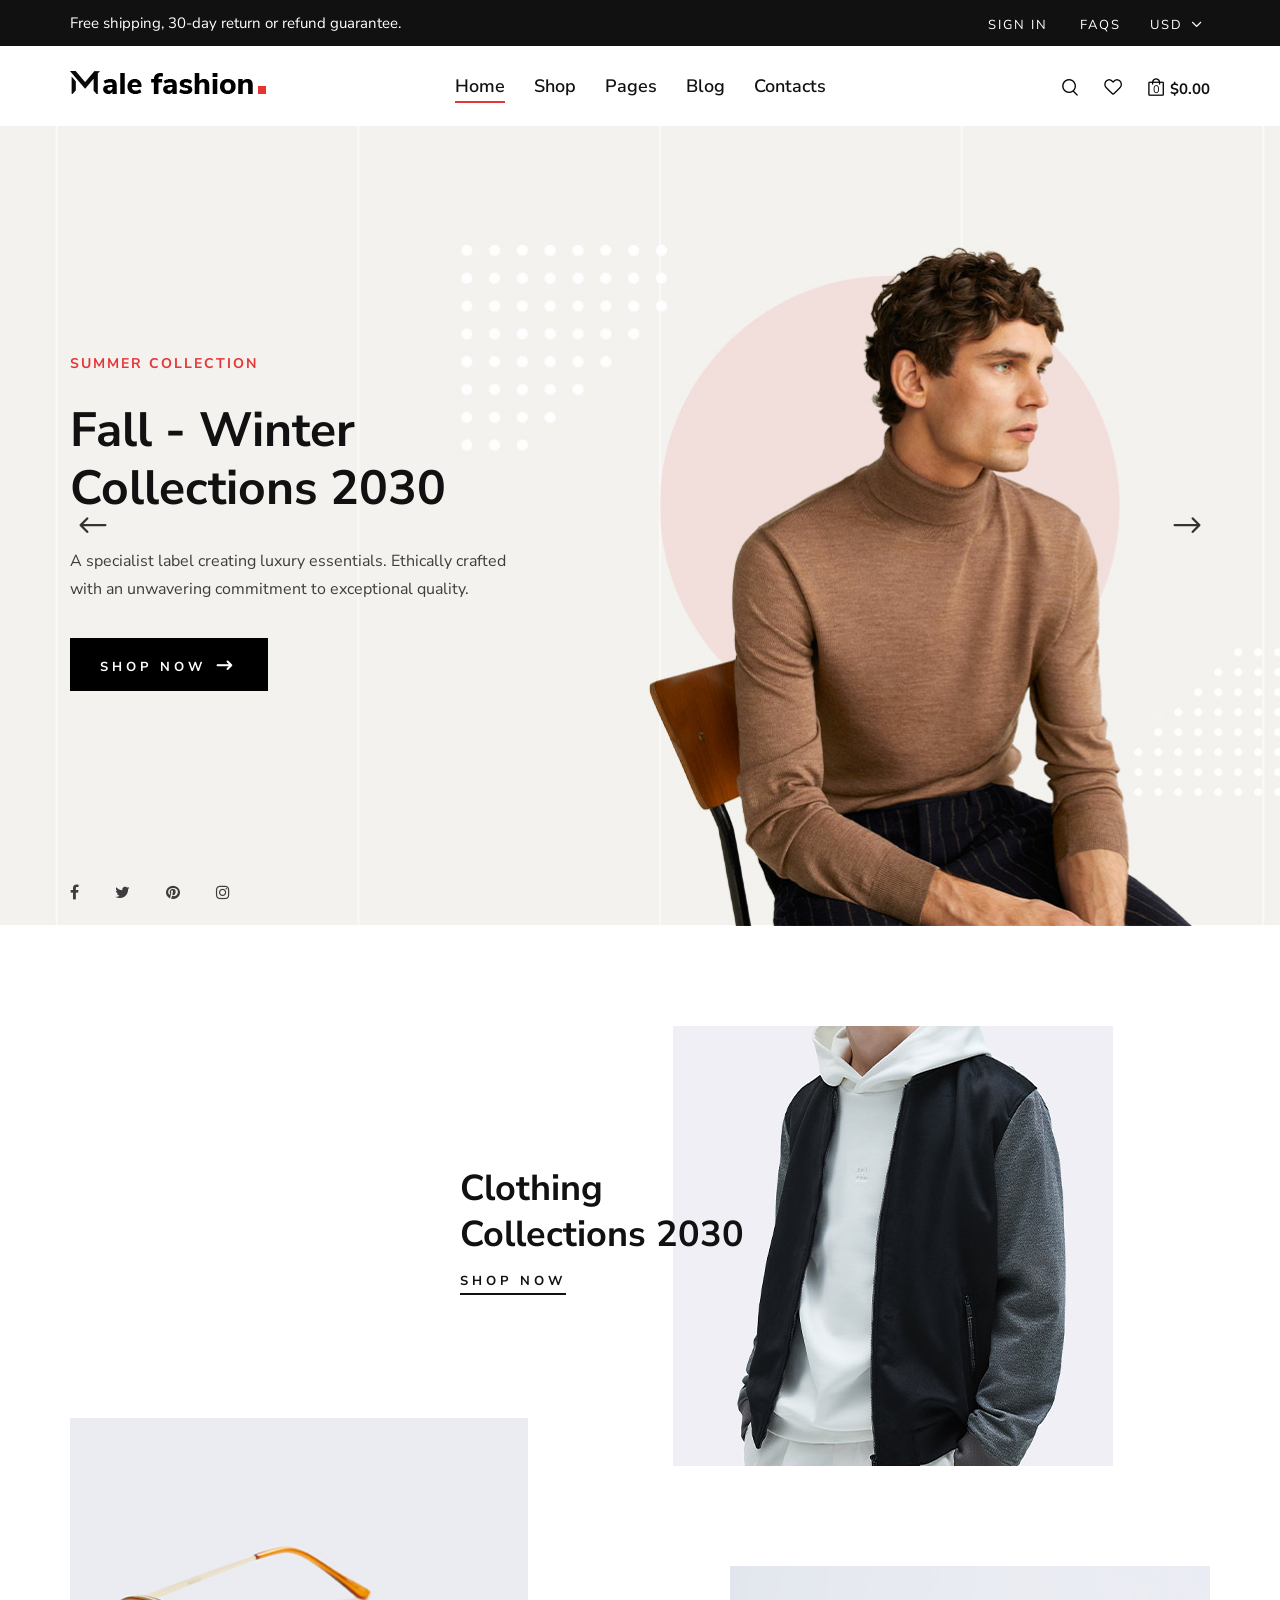
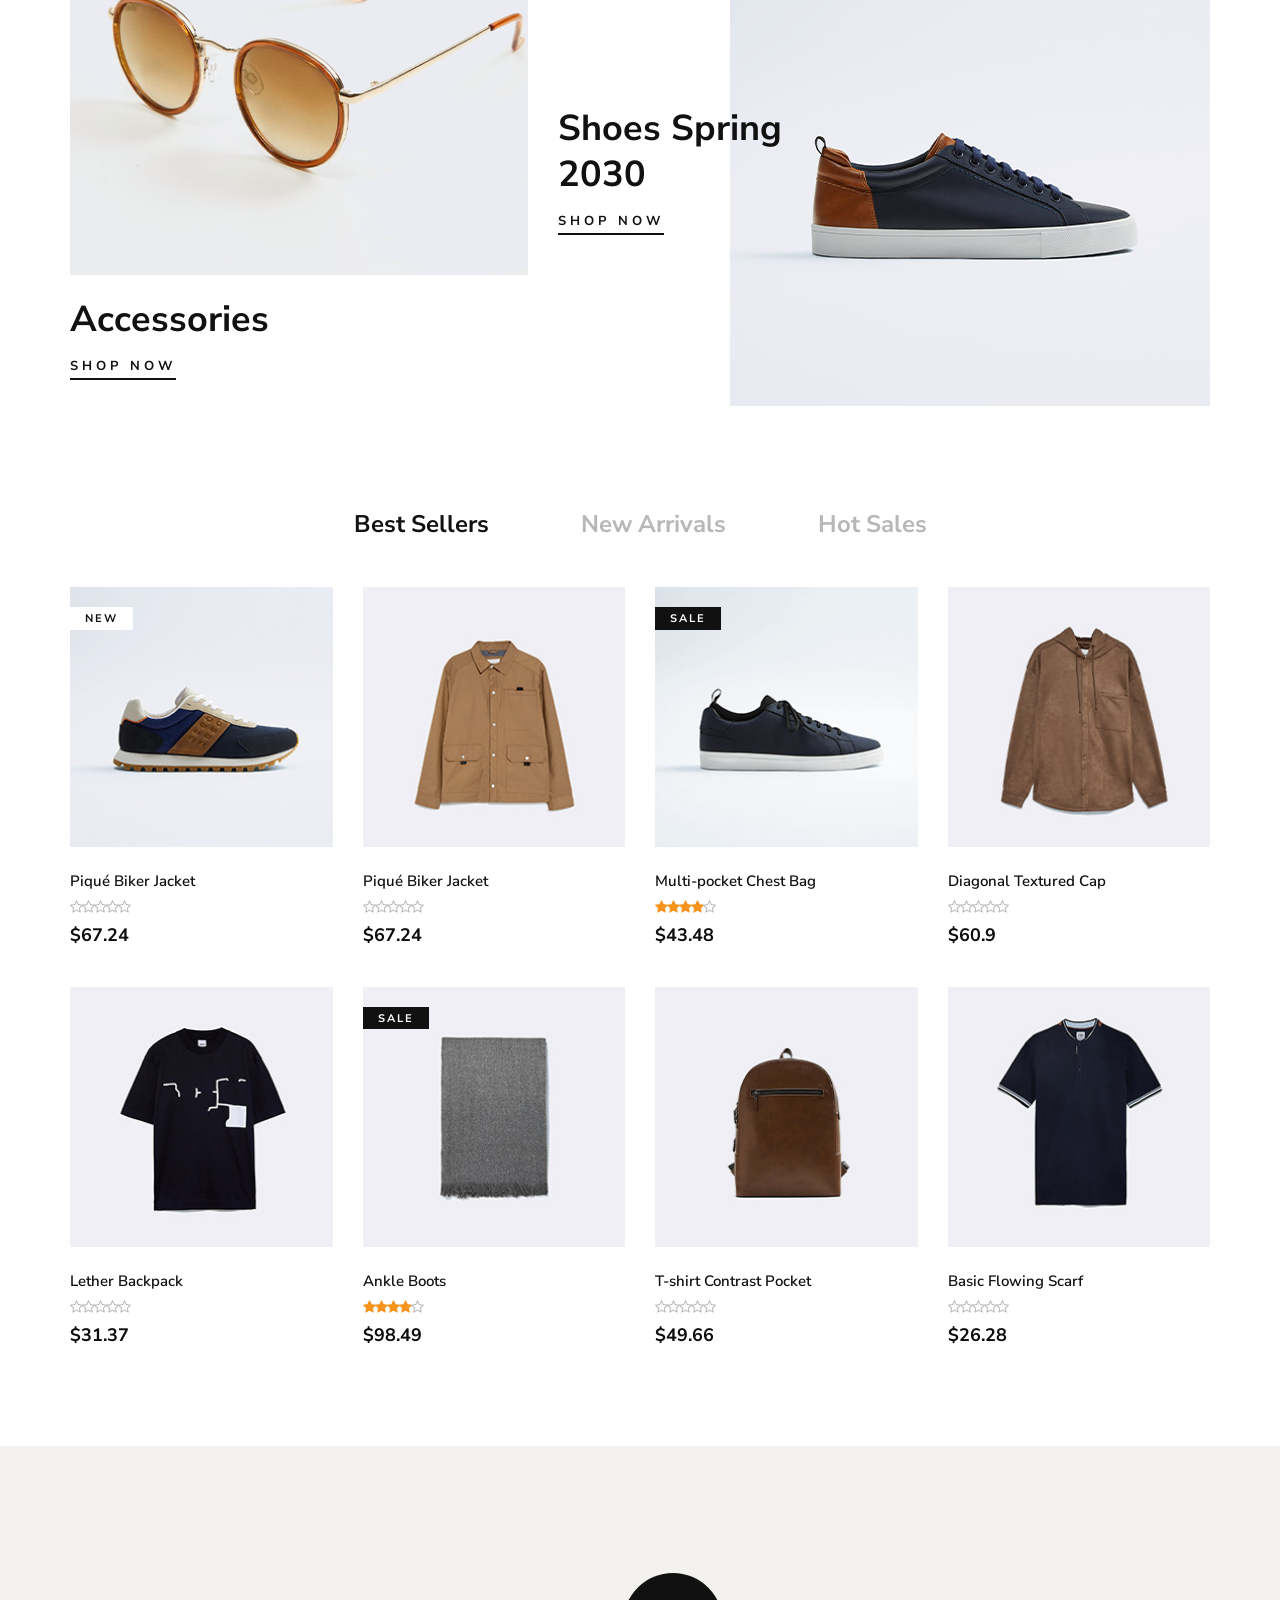
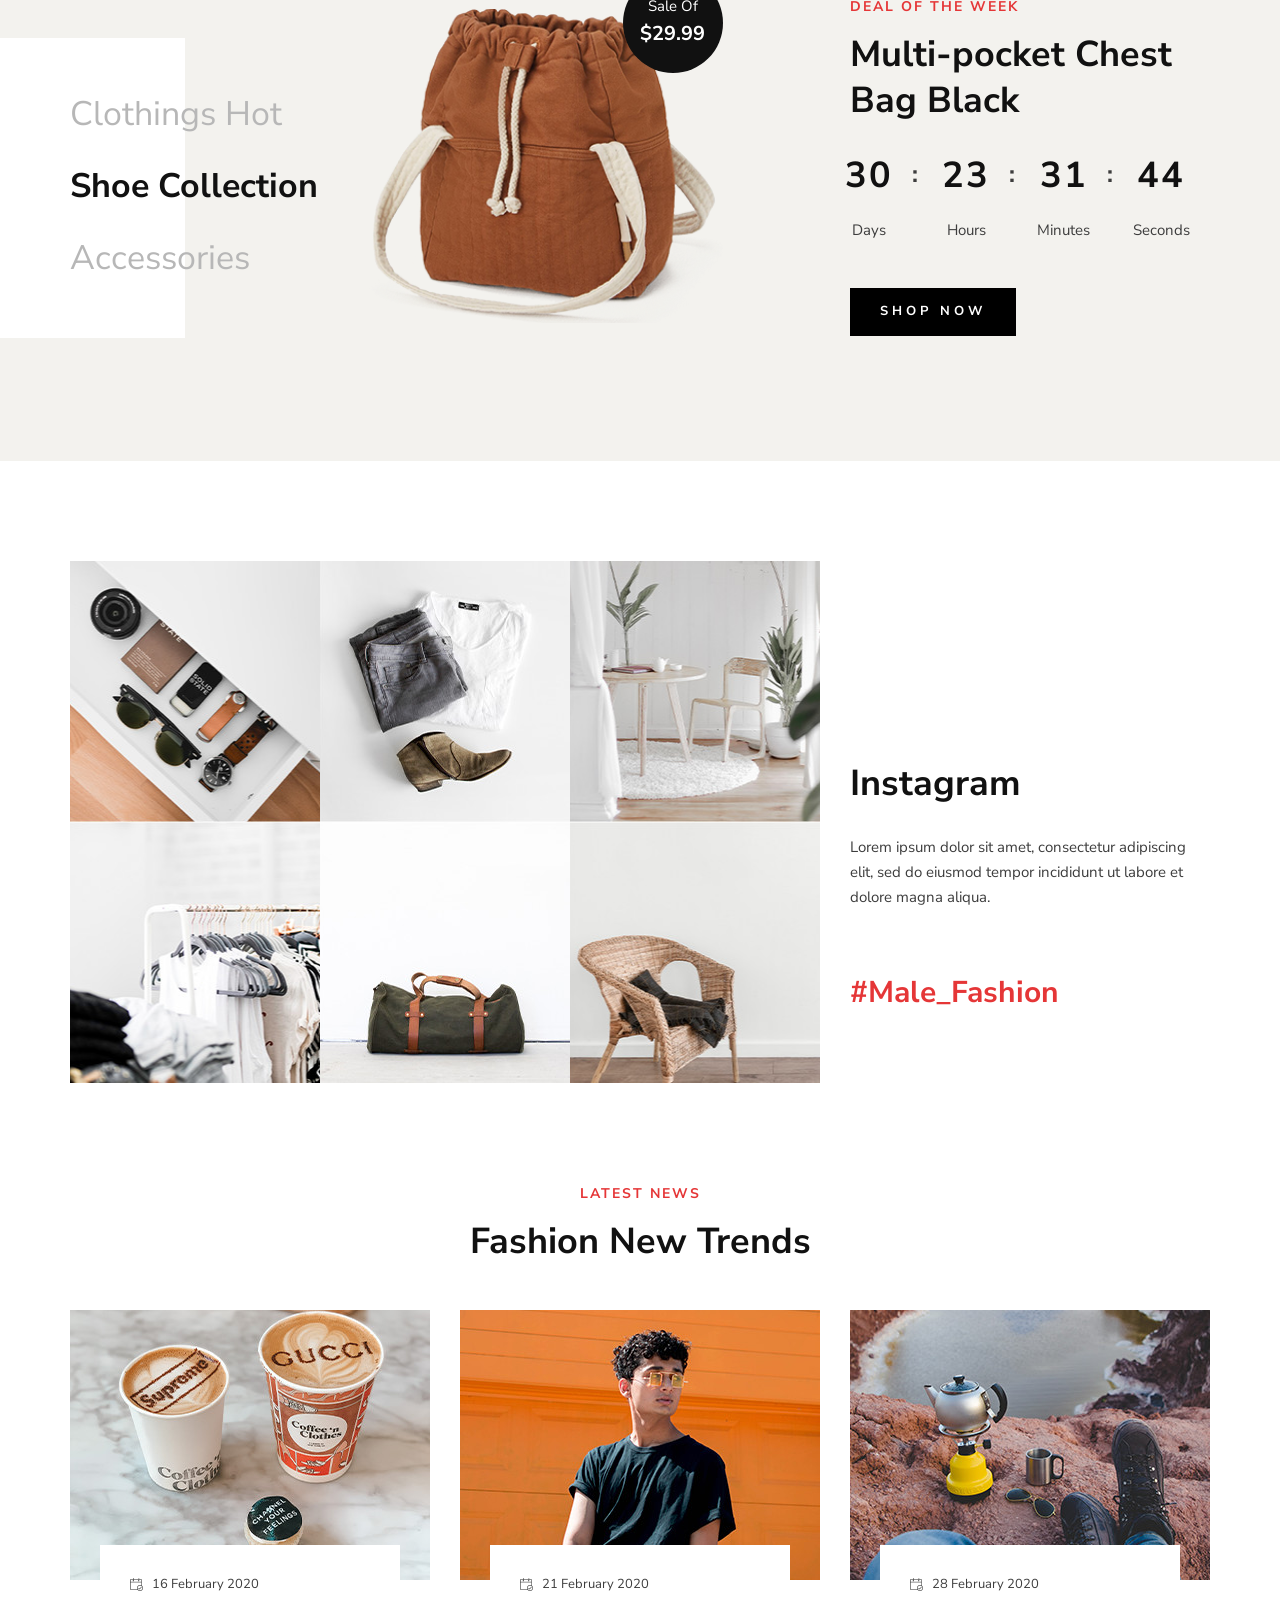
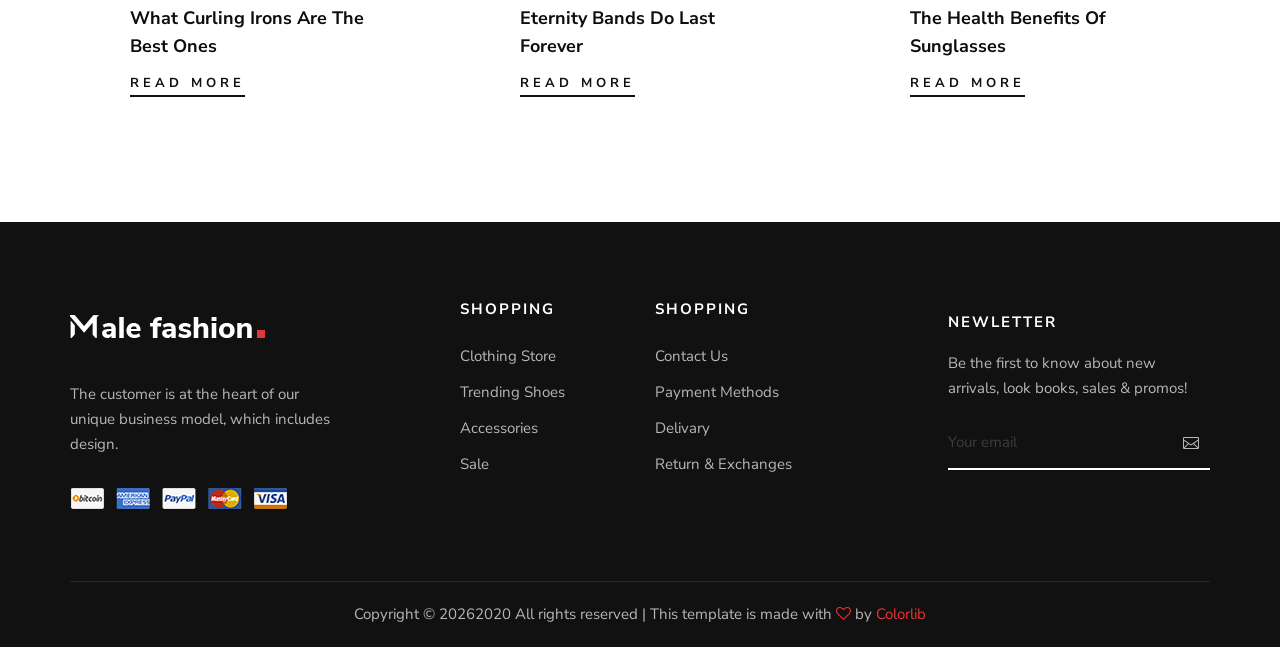
<file: UserInterfaces/SwiftShop.UI/wwwroot/malefashion-master/index.html>
<!DOCTYPE html>
<html lang="zxx">

<head>
    <meta charset="UTF-8">
    <meta name="description" content="Male_Fashion Template">
    <meta name="keywords" content="Male_Fashion, unica, creative, html">
    <meta name="viewport" content="width=device-width, initial-scale=1.0">
    <meta http-equiv="X-UA-Compatible" content="ie=edge">
    <title>Male-Fashion | Template</title>

    <!-- Google Font -->
    <link href="https://fonts.googleapis.com/css2?family=Nunito+Sans:wght@300;400;600;700;800;900&display=swap"
    rel="stylesheet">

    <!-- Css Styles -->
    <link rel="stylesheet" href="css/bootstrap.min.css" type="text/css">
    <link rel="stylesheet" href="css/font-awesome.min.css" type="text/css">
    <link rel="stylesheet" href="css/elegant-icons.css" type="text/css">
    <link rel="stylesheet" href="css/magnific-popup.css" type="text/css">
    <link rel="stylesheet" href="css/nice-select.css" type="text/css">
    <link rel="stylesheet" href="css/owl.carousel.min.css" type="text/css">
    <link rel="stylesheet" href="css/slicknav.min.css" type="text/css">
    <link rel="stylesheet" href="css/style.css" type="text/css">
</head>

<body>
    <!-- Page Preloder -->
    <div id="preloder">
        <div class="loader"></div>
    </div>

    <!-- Offcanvas Menu Begin -->
    <div class="offcanvas-menu-overlay"></div>
    <!--<div class="offcanvas-menu-wrapper">
        <div class="offcanvas__option">
            <div class="offcanvas__links">
                <a href="#">Sign in</a>
                <a href="#">FAQs</a>
            </div>
            <div class="offcanvas__top__hover">
                <span>Usd <i class="arrow_carrot-down"></i></span>
                <ul>
                    <li>USD</li>
                    <li>EUR</li>
                    <li>USD</li>
                </ul>
            </div>
        </div>
        <div class="offcanvas__nav__option">
            <a href="#" class="search-switch"><img src="img/icon/search.png" alt=""></a>
            <a href="#"><img src="img/icon/heart.png" alt=""></a>
            <a href="#"><img src="img/icon/cart.png" alt=""> <span>0</span></a>
            <div class="price">$0.00</div>
        </div>
        <div id="mobile-menu-wrap"></div>
        <div class="offcanvas__text">
            <p>Free shipping, 30-day return or refund guarantee.</p>
        </div>
    </div>-->
    <!-- Offcanvas Menu End -->
    <!-- Header Section Begin -->
    <header class="header">
        <div class="header__top">
            <div class="container">
                <div class="row">
                    <div class="col-lg-6 col-md-7">
                        <div class="header__top__left">
                            <p>Free shipping, 30-day return or refund guarantee.</p>
                        </div>
                    </div>
                    <div class="col-lg-6 col-md-5">
                        <div class="header__top__right">
                            <div class="header__top__links">
                                <a href="#">Sign in</a>
                                <a href="#">FAQs</a>
                            </div>
                            <div class="header__top__hover">
                                <span>Usd <i class="arrow_carrot-down"></i></span>
                                <ul>
                                    <li>USD</li>
                                    <li>EUR</li>
                                    <li>USD</li>
                                </ul>
                            </div>
                        </div>
                    </div>
                </div>
            </div>
        </div>
        <div class="container">
            <div class="row">
                <div class="col-lg-3 col-md-3">
                    <div class="header__logo">
                        <a href="./index.html"><img src="img/logo.png" alt=""></a>
                    </div>
                </div>
                <div class="col-lg-6 col-md-6">
                    <nav class="header__menu mobile-menu">
                        <ul>
                            <li class="active"><a href="./index.html">Home</a></li>
                            <li><a href="./shop.html">Shop</a></li>
                            <li>
                                <a href="#">Pages</a>
                                <ul class="dropdown">
                                    <li><a href="./about.html">About Us</a></li>
                                    <li><a href="./shop-details.html">Shop Details</a></li>
                                    <li><a href="./shopping-cart.html">Shopping Cart</a></li>
                                    <li><a href="./checkout.html">Check Out</a></li>
                                    <li><a href="./blog-details.html">Blog Details</a></li>
                                </ul>
                            </li>
                            <li><a href="./blog.html">Blog</a></li>
                            <li><a href="./contact.html">Contacts</a></li>
                        </ul>
                    </nav>
                </div>
                <div class="col-lg-3 col-md-3">
                    <div class="header__nav__option">
                        <a href="#" class="search-switch"><img src="img/icon/search.png" alt=""></a>
                        <a href="#"><img src="img/icon/heart.png" alt=""></a>
                        <a href="#"><img src="img/icon/cart.png" alt=""> <span>0</span></a>
                        <div class="price">$0.00</div>
                    </div>
                </div>
            </div>
            <div class="canvas__open"><i class="fa fa-bars"></i></div>
        </div>
    </header>
    <!-- Header Section End -->
    <!-- Hero Section Begin -->
    <section class="hero">
        <div class="hero__slider owl-carousel">
            <div class="hero__items set-bg" data-setbg="img/hero/hero-1.jpg">
                <div class="container">
                    <div class="row">
                        <div class="col-xl-5 col-lg-7 col-md-8">
                            <div class="hero__text">
                                <h6>Summer Collection</h6>
                                <h2>Fall - Winter Collections 2030</h2>
                                <p>
                                    A specialist label creating luxury essentials. Ethically crafted with an unwavering
                                    commitment to exceptional quality.
                                </p>
                                <a href="#" class="primary-btn">Shop now <span class="arrow_right"></span></a>
                                <div class="hero__social">
                                    <a href="#"><i class="fa fa-facebook"></i></a>
                                    <a href="#"><i class="fa fa-twitter"></i></a>
                                    <a href="#"><i class="fa fa-pinterest"></i></a>
                                    <a href="#"><i class="fa fa-instagram"></i></a>
                                </div>
                            </div>
                        </div>
                    </div>
                </div>
            </div>
            <div class="hero__items set-bg" data-setbg="img/hero/hero-2.jpg">
                <div class="container">
                    <div class="row">
                        <div class="col-xl-5 col-lg-7 col-md-8">
                            <div class="hero__text">
                                <h6>Summer Collection</h6>
                                <h2>Fall - Winter Collections 2030</h2>
                                <p>
                                    A specialist label creating luxury essentials. Ethically crafted with an unwavering
                                    commitment to exceptional quality.
                                </p>
                                <a href="#" class="primary-btn">Shop now <span class="arrow_right"></span></a>
                                <div class="hero__social">
                                    <a href="#"><i class="fa fa-facebook"></i></a>
                                    <a href="#"><i class="fa fa-twitter"></i></a>
                                    <a href="#"><i class="fa fa-pinterest"></i></a>
                                    <a href="#"><i class="fa fa-instagram"></i></a>
                                </div>
                            </div>
                        </div>
                    </div>
                </div>
            </div>
        </div>
    </section>
    <!-- Hero Section End -->
    <!-- Banner Section Begin -->
    <section class="banner spad">
        <div class="container">
            <div class="row">
                <div class="col-lg-7 offset-lg-4">
                    <div class="banner__item">
                        <div class="banner__item__pic">
                            <img src="img/banner/banner-1.jpg" alt="">
                        </div>
                        <div class="banner__item__text">
                            <h2>Clothing Collections 2030</h2>
                            <a href="#">Shop now</a>
                        </div>
                    </div>
                </div>
                <div class="col-lg-5">
                    <div class="banner__item banner__item--middle">
                        <div class="banner__item__pic">
                            <img src="img/banner/banner-2.jpg" alt="">
                        </div>
                        <div class="banner__item__text">
                            <h2>Accessories</h2>
                            <a href="#">Shop now</a>
                        </div>
                    </div>
                </div>
                <div class="col-lg-7">
                    <div class="banner__item banner__item--last">
                        <div class="banner__item__pic">
                            <img src="img/banner/banner-3.jpg" alt="">
                        </div>
                        <div class="banner__item__text">
                            <h2>Shoes Spring 2030</h2>
                            <a href="#">Shop now</a>
                        </div>
                    </div>
                </div>
            </div>
        </div>
    </section>
    <!-- Banner Section End -->
    <!-- Product Section Begin -->
    <section class="product spad">
        <div class="container">
            <div class="row">
                <div class="col-lg-12">
                    <ul class="filter__controls">
                        <li class="active" data-filter="*">Best Sellers</li>
                        <li data-filter=".new-arrivals">New Arrivals</li>
                        <li data-filter=".hot-sales">Hot Sales</li>
                    </ul>
                </div>
            </div>
            <div class="row product__filter">
                <div class="col-lg-3 col-md-6 col-sm-6 col-md-6 col-sm-6 mix new-arrivals">
                    <div class="product__item">
                        <div class="product__item__pic set-bg" data-setbg="img/product/product-1.jpg">
                            <span class="label">New</span>
                            <ul class="product__hover">
                                <li><a href="#"><img src="img/icon/heart.png" alt=""></a></li>
                                <li><a href="#"><img src="img/icon/compare.png" alt=""> <span>Compare</span></a></li>
                                <li><a href="#"><img src="img/icon/search.png" alt=""></a></li>
                            </ul>
                        </div>
                        <div class="product__item__text">
                            <h6>Piqué Biker Jacket</h6>
                            <a href="#" class="add-cart">+ Add To Cart</a>
                            <div class="rating">
                                <i class="fa fa-star-o"></i>
                                <i class="fa fa-star-o"></i>
                                <i class="fa fa-star-o"></i>
                                <i class="fa fa-star-o"></i>
                                <i class="fa fa-star-o"></i>
                            </div>
                            <h5>$67.24</h5>
                            <div class="product__color__select">
                                <label for="pc-1">
                                    <input type="radio" id="pc-1">
                                </label>
                                <label class="active black" for="pc-2">
                                    <input type="radio" id="pc-2">
                                </label>
                                <label class="grey" for="pc-3">
                                    <input type="radio" id="pc-3">
                                </label>
                            </div>
                        </div>
                    </div>
                </div>
                <div class="col-lg-3 col-md-6 col-sm-6 col-md-6 col-sm-6 mix hot-sales">
                    <div class="product__item">
                        <div class="product__item__pic set-bg" data-setbg="img/product/product-2.jpg">
                            <ul class="product__hover">
                                <li><a href="#"><img src="img/icon/heart.png" alt=""></a></li>
                                <li><a href="#"><img src="img/icon/compare.png" alt=""> <span>Compare</span></a></li>
                                <li><a href="#"><img src="img/icon/search.png" alt=""></a></li>
                            </ul>
                        </div>
                        <div class="product__item__text">
                            <h6>Piqué Biker Jacket</h6>
                            <a href="#" class="add-cart">+ Add To Cart</a>
                            <div class="rating">
                                <i class="fa fa-star-o"></i>
                                <i class="fa fa-star-o"></i>
                                <i class="fa fa-star-o"></i>
                                <i class="fa fa-star-o"></i>
                                <i class="fa fa-star-o"></i>
                            </div>
                            <h5>$67.24</h5>
                            <div class="product__color__select">
                                <label for="pc-4">
                                    <input type="radio" id="pc-4">
                                </label>
                                <label class="active black" for="pc-5">
                                    <input type="radio" id="pc-5">
                                </label>
                                <label class="grey" for="pc-6">
                                    <input type="radio" id="pc-6">
                                </label>
                            </div>
                        </div>
                    </div>
                </div>
                <div class="col-lg-3 col-md-6 col-sm-6 col-md-6 col-sm-6 mix new-arrivals">
                    <div class="product__item sale">
                        <div class="product__item__pic set-bg" data-setbg="img/product/product-3.jpg">
                            <span class="label">Sale</span>
                            <ul class="product__hover">
                                <li><a href="#"><img src="img/icon/heart.png" alt=""></a></li>
                                <li><a href="#"><img src="img/icon/compare.png" alt=""> <span>Compare</span></a></li>
                                <li><a href="#"><img src="img/icon/search.png" alt=""></a></li>
                            </ul>
                        </div>
                        <div class="product__item__text">
                            <h6>Multi-pocket Chest Bag</h6>
                            <a href="#" class="add-cart">+ Add To Cart</a>
                            <div class="rating">
                                <i class="fa fa-star"></i>
                                <i class="fa fa-star"></i>
                                <i class="fa fa-star"></i>
                                <i class="fa fa-star"></i>
                                <i class="fa fa-star-o"></i>
                            </div>
                            <h5>$43.48</h5>
                            <div class="product__color__select">
                                <label for="pc-7">
                                    <input type="radio" id="pc-7">
                                </label>
                                <label class="active black" for="pc-8">
                                    <input type="radio" id="pc-8">
                                </label>
                                <label class="grey" for="pc-9">
                                    <input type="radio" id="pc-9">
                                </label>
                            </div>
                        </div>
                    </div>
                </div>
                <div class="col-lg-3 col-md-6 col-sm-6 col-md-6 col-sm-6 mix hot-sales">
                    <div class="product__item">
                        <div class="product__item__pic set-bg" data-setbg="img/product/product-4.jpg">
                            <ul class="product__hover">
                                <li><a href="#"><img src="img/icon/heart.png" alt=""></a></li>
                                <li><a href="#"><img src="img/icon/compare.png" alt=""> <span>Compare</span></a></li>
                                <li><a href="#"><img src="img/icon/search.png" alt=""></a></li>
                            </ul>
                        </div>
                        <div class="product__item__text">
                            <h6>Diagonal Textured Cap</h6>
                            <a href="#" class="add-cart">+ Add To Cart</a>
                            <div class="rating">
                                <i class="fa fa-star-o"></i>
                                <i class="fa fa-star-o"></i>
                                <i class="fa fa-star-o"></i>
                                <i class="fa fa-star-o"></i>
                                <i class="fa fa-star-o"></i>
                            </div>
                            <h5>$60.9</h5>
                            <div class="product__color__select">
                                <label for="pc-10">
                                    <input type="radio" id="pc-10">
                                </label>
                                <label class="active black" for="pc-11">
                                    <input type="radio" id="pc-11">
                                </label>
                                <label class="grey" for="pc-12">
                                    <input type="radio" id="pc-12">
                                </label>
                            </div>
                        </div>
                    </div>
                </div>
                <div class="col-lg-3 col-md-6 col-sm-6 col-md-6 col-sm-6 mix new-arrivals">
                    <div class="product__item">
                        <div class="product__item__pic set-bg" data-setbg="img/product/product-5.jpg">
                            <ul class="product__hover">
                                <li><a href="#"><img src="img/icon/heart.png" alt=""></a></li>
                                <li><a href="#"><img src="img/icon/compare.png" alt=""> <span>Compare</span></a></li>
                                <li><a href="#"><img src="img/icon/search.png" alt=""></a></li>
                            </ul>
                        </div>
                        <div class="product__item__text">
                            <h6>Lether Backpack</h6>
                            <a href="#" class="add-cart">+ Add To Cart</a>
                            <div class="rating">
                                <i class="fa fa-star-o"></i>
                                <i class="fa fa-star-o"></i>
                                <i class="fa fa-star-o"></i>
                                <i class="fa fa-star-o"></i>
                                <i class="fa fa-star-o"></i>
                            </div>
                            <h5>$31.37</h5>
                            <div class="product__color__select">
                                <label for="pc-13">
                                    <input type="radio" id="pc-13">
                                </label>
                                <label class="active black" for="pc-14">
                                    <input type="radio" id="pc-14">
                                </label>
                                <label class="grey" for="pc-15">
                                    <input type="radio" id="pc-15">
                                </label>
                            </div>
                        </div>
                    </div>
                </div>
                <div class="col-lg-3 col-md-6 col-sm-6 col-md-6 col-sm-6 mix hot-sales">
                    <div class="product__item sale">
                        <div class="product__item__pic set-bg" data-setbg="img/product/product-6.jpg">
                            <span class="label">Sale</span>
                            <ul class="product__hover">
                                <li><a href="#"><img src="img/icon/heart.png" alt=""></a></li>
                                <li><a href="#"><img src="img/icon/compare.png" alt=""> <span>Compare</span></a></li>
                                <li><a href="#"><img src="img/icon/search.png" alt=""></a></li>
                            </ul>
                        </div>
                        <div class="product__item__text">
                            <h6>Ankle Boots</h6>
                            <a href="#" class="add-cart">+ Add To Cart</a>
                            <div class="rating">
                                <i class="fa fa-star"></i>
                                <i class="fa fa-star"></i>
                                <i class="fa fa-star"></i>
                                <i class="fa fa-star"></i>
                                <i class="fa fa-star-o"></i>
                            </div>
                            <h5>$98.49</h5>
                            <div class="product__color__select">
                                <label for="pc-16">
                                    <input type="radio" id="pc-16">
                                </label>
                                <label class="active black" for="pc-17">
                                    <input type="radio" id="pc-17">
                                </label>
                                <label class="grey" for="pc-18">
                                    <input type="radio" id="pc-18">
                                </label>
                            </div>
                        </div>
                    </div>
                </div>
                <div class="col-lg-3 col-md-6 col-sm-6 col-md-6 col-sm-6 mix new-arrivals">
                    <div class="product__item">
                        <div class="product__item__pic set-bg" data-setbg="img/product/product-7.jpg">
                            <ul class="product__hover">
                                <li><a href="#"><img src="img/icon/heart.png" alt=""></a></li>
                                <li><a href="#"><img src="img/icon/compare.png" alt=""> <span>Compare</span></a></li>
                                <li><a href="#"><img src="img/icon/search.png" alt=""></a></li>
                            </ul>
                        </div>
                        <div class="product__item__text">
                            <h6>T-shirt Contrast Pocket</h6>
                            <a href="#" class="add-cart">+ Add To Cart</a>
                            <div class="rating">
                                <i class="fa fa-star-o"></i>
                                <i class="fa fa-star-o"></i>
                                <i class="fa fa-star-o"></i>
                                <i class="fa fa-star-o"></i>
                                <i class="fa fa-star-o"></i>
                            </div>
                            <h5>$49.66</h5>
                            <div class="product__color__select">
                                <label for="pc-19">
                                    <input type="radio" id="pc-19">
                                </label>
                                <label class="active black" for="pc-20">
                                    <input type="radio" id="pc-20">
                                </label>
                                <label class="grey" for="pc-21">
                                    <input type="radio" id="pc-21">
                                </label>
                            </div>
                        </div>
                    </div>
                </div>
                <div class="col-lg-3 col-md-6 col-sm-6 col-md-6 col-sm-6 mix hot-sales">
                    <div class="product__item">
                        <div class="product__item__pic set-bg" data-setbg="img/product/product-8.jpg">
                            <ul class="product__hover">
                                <li><a href="#"><img src="img/icon/heart.png" alt=""></a></li>
                                <li><a href="#"><img src="img/icon/compare.png" alt=""> <span>Compare</span></a></li>
                                <li><a href="#"><img src="img/icon/search.png" alt=""></a></li>
                            </ul>
                        </div>
                        <div class="product__item__text">
                            <h6>Basic Flowing Scarf</h6>
                            <a href="#" class="add-cart">+ Add To Cart</a>
                            <div class="rating">
                                <i class="fa fa-star-o"></i>
                                <i class="fa fa-star-o"></i>
                                <i class="fa fa-star-o"></i>
                                <i class="fa fa-star-o"></i>
                                <i class="fa fa-star-o"></i>
                            </div>
                            <h5>$26.28</h5>
                            <div class="product__color__select">
                                <label for="pc-22">
                                    <input type="radio" id="pc-22">
                                </label>
                                <label class="active black" for="pc-23">
                                    <input type="radio" id="pc-23">
                                </label>
                                <label class="grey" for="pc-24">
                                    <input type="radio" id="pc-24">
                                </label>
                            </div>
                        </div>
                    </div>
                </div>
            </div>
        </div>
    </section>
    <!-- Product Section End -->
    <!-- Categories Section Begin -->
    <section class="categories spad">
        <div class="container">
            <div class="row">
                <div class="col-lg-3">
                    <div class="categories__text">
                        <h2>Clothings Hot <br /> <span>Shoe Collection</span> <br /> Accessories</h2>
                    </div>
                </div>
                <div class="col-lg-4">
                    <div class="categories__hot__deal">
                        <img src="img/product-sale.png" alt="">
                        <div class="hot__deal__sticker">
                            <span>Sale Of</span>
                            <h5>$29.99</h5>
                        </div>
                    </div>
                </div>
                <div class="col-lg-4 offset-lg-1">
                    <div class="categories__deal__countdown">
                        <span>Deal Of The Week</span>
                        <h2>Multi-pocket Chest Bag Black</h2>
                        <div class="categories__deal__countdown__timer" id="countdown">
                            <div class="cd-item">
                                <span>3</span>
                                <p>Days</p>
                            </div>
                            <div class="cd-item">
                                <span>1</span>
                                <p>Hours</p>
                            </div>
                            <div class="cd-item">
                                <span>50</span>
                                <p>Minutes</p>
                            </div>
                            <div class="cd-item">
                                <span>18</span>
                                <p>Seconds</p>
                            </div>
                        </div>
                        <a href="#" class="primary-btn">Shop now</a>
                    </div>
                </div>
            </div>
        </div>
    </section>
    <!-- Categories Section End -->
    <!-- Instagram Section Begin -->
    <section class="instagram spad">
        <div class="container">
            <div class="row">
                <div class="col-lg-8">
                    <div class="instagram__pic">
                        <div class="instagram__pic__item set-bg" data-setbg="img/instagram/instagram-1.jpg"></div>
                        <div class="instagram__pic__item set-bg" data-setbg="img/instagram/instagram-2.jpg"></div>
                        <div class="instagram__pic__item set-bg" data-setbg="img/instagram/instagram-3.jpg"></div>
                        <div class="instagram__pic__item set-bg" data-setbg="img/instagram/instagram-4.jpg"></div>
                        <div class="instagram__pic__item set-bg" data-setbg="img/instagram/instagram-5.jpg"></div>
                        <div class="instagram__pic__item set-bg" data-setbg="img/instagram/instagram-6.jpg"></div>
                    </div>
                </div>
                <div class="col-lg-4">
                    <div class="instagram__text">
                        <h2>Instagram</h2>
                        <p>
                            Lorem ipsum dolor sit amet, consectetur adipiscing elit, sed do eiusmod tempor incididunt ut
                            labore et dolore magna aliqua.
                        </p>
                        <h3>#Male_Fashion</h3>
                    </div>
                </div>
            </div>
        </div>
    </section>
    <!-- Instagram Section End -->
    <!-- Latest Blog Section Begin -->
    <section class="latest spad">
        <div class="container">
            <div class="row">
                <div class="col-lg-12">
                    <div class="section-title">
                        <span>Latest News</span>
                        <h2>Fashion New Trends</h2>
                    </div>
                </div>
            </div>
            <div class="row">
                <div class="col-lg-4 col-md-6 col-sm-6">
                    <div class="blog__item">
                        <div class="blog__item__pic set-bg" data-setbg="img/blog/blog-1.jpg"></div>
                        <div class="blog__item__text">
                            <span><img src="img/icon/calendar.png" alt=""> 16 February 2020</span>
                            <h5>What Curling Irons Are The Best Ones</h5>
                            <a href="#">Read More</a>
                        </div>
                    </div>
                </div>
                <div class="col-lg-4 col-md-6 col-sm-6">
                    <div class="blog__item">
                        <div class="blog__item__pic set-bg" data-setbg="img/blog/blog-2.jpg"></div>
                        <div class="blog__item__text">
                            <span><img src="img/icon/calendar.png" alt=""> 21 February 2020</span>
                            <h5>Eternity Bands Do Last Forever</h5>
                            <a href="#">Read More</a>
                        </div>
                    </div>
                </div>
                <div class="col-lg-4 col-md-6 col-sm-6">
                    <div class="blog__item">
                        <div class="blog__item__pic set-bg" data-setbg="img/blog/blog-3.jpg"></div>
                        <div class="blog__item__text">
                            <span><img src="img/icon/calendar.png" alt=""> 28 February 2020</span>
                            <h5>The Health Benefits Of Sunglasses</h5>
                            <a href="#">Read More</a>
                        </div>
                    </div>
                </div>
            </div>
        </div>
    </section>
    <!-- Latest Blog Section End -->
    <!-- Footer Section Begin -->
    <footer class="footer">
        <div class="container">
            <div class="row">
                <div class="col-lg-3 col-md-6 col-sm-6">
                    <div class="footer__about">
                        <div class="footer__logo">
                            <a href="#"><img src="img/footer-logo.png" alt=""></a>
                        </div>
                        <p>The customer is at the heart of our unique business model, which includes design.</p>
                        <a href="#"><img src="img/payment.png" alt=""></a>
                    </div>
                </div>
                <div class="col-lg-2 offset-lg-1 col-md-3 col-sm-6">
                    <div class="footer__widget">
                        <h6>Shopping</h6>
                        <ul>
                            <li><a href="#">Clothing Store</a></li>
                            <li><a href="#">Trending Shoes</a></li>
                            <li><a href="#">Accessories</a></li>
                            <li><a href="#">Sale</a></li>
                        </ul>
                    </div>
                </div>
                <div class="col-lg-2 col-md-3 col-sm-6">
                    <div class="footer__widget">
                        <h6>Shopping</h6>
                        <ul>
                            <li><a href="#">Contact Us</a></li>
                            <li><a href="#">Payment Methods</a></li>
                            <li><a href="#">Delivary</a></li>
                            <li><a href="#">Return & Exchanges</a></li>
                        </ul>
                    </div>
                </div>
                <div class="col-lg-3 offset-lg-1 col-md-6 col-sm-6">
                    <div class="footer__widget">
                        <h6>NewLetter</h6>
                        <div class="footer__newslatter">
                            <p>Be the first to know about new arrivals, look books, sales & promos!</p>
                            <form action="#">
                                <input type="text" placeholder="Your email">
                                <button type="submit"><span class="icon_mail_alt"></span></button>
                            </form>
                        </div>
                    </div>
                </div>
            </div>
            <div class="row">
                <div class="col-lg-12 text-center">
                    <div class="footer__copyright__text">
                        <!-- Link back to Colorlib can't be removed. Template is licensed under CC BY 3.0. -->
                        <p>
                            Copyright ©
                            <script>
                                document.write(new Date().getFullYear());
                            </script>2020
                            All rights reserved | This template is made with <i class="fa fa-heart-o"
                                                                                aria-hidden="true"></i> by <a href="https://colorlib.com" target="_blank">Colorlib</a>
                        </p>
                        <!-- Link back to Colorlib can't be removed. Template is licensed under CC BY 3.0. -->
                    </div>
                </div>
            </div>
        </div>
    </footer>
    <!-- Footer Section End -->
    <!-- Search Begin -->
    <div class="search-model">
        <div class="h-100 d-flex align-items-center justify-content-center">
            <div class="search-close-switch">+</div>
            <form class="search-model-form">
                <input type="text" id="search-input" placeholder="Search here.....">
            </form>
        </div>
    </div>
    <!-- Search End -->
    <!-- Js Plugins -->
    <script src="js/jquery-3.3.1.min.js"></script>
    <script src="js/bootstrap.min.js"></script>
    <script src="js/jquery.nice-select.min.js"></script>
    <script src="js/jquery.nicescroll.min.js"></script>
    <script src="js/jquery.magnific-popup.min.js"></script>
    <script src="js/jquery.countdown.min.js"></script>
    <script src="js/jquery.slicknav.js"></script>
    <script src="js/mixitup.min.js"></script>
    <script src="js/owl.carousel.min.js"></script>
    <script src="js/main.js"></script>
</body>

</html>
</file>
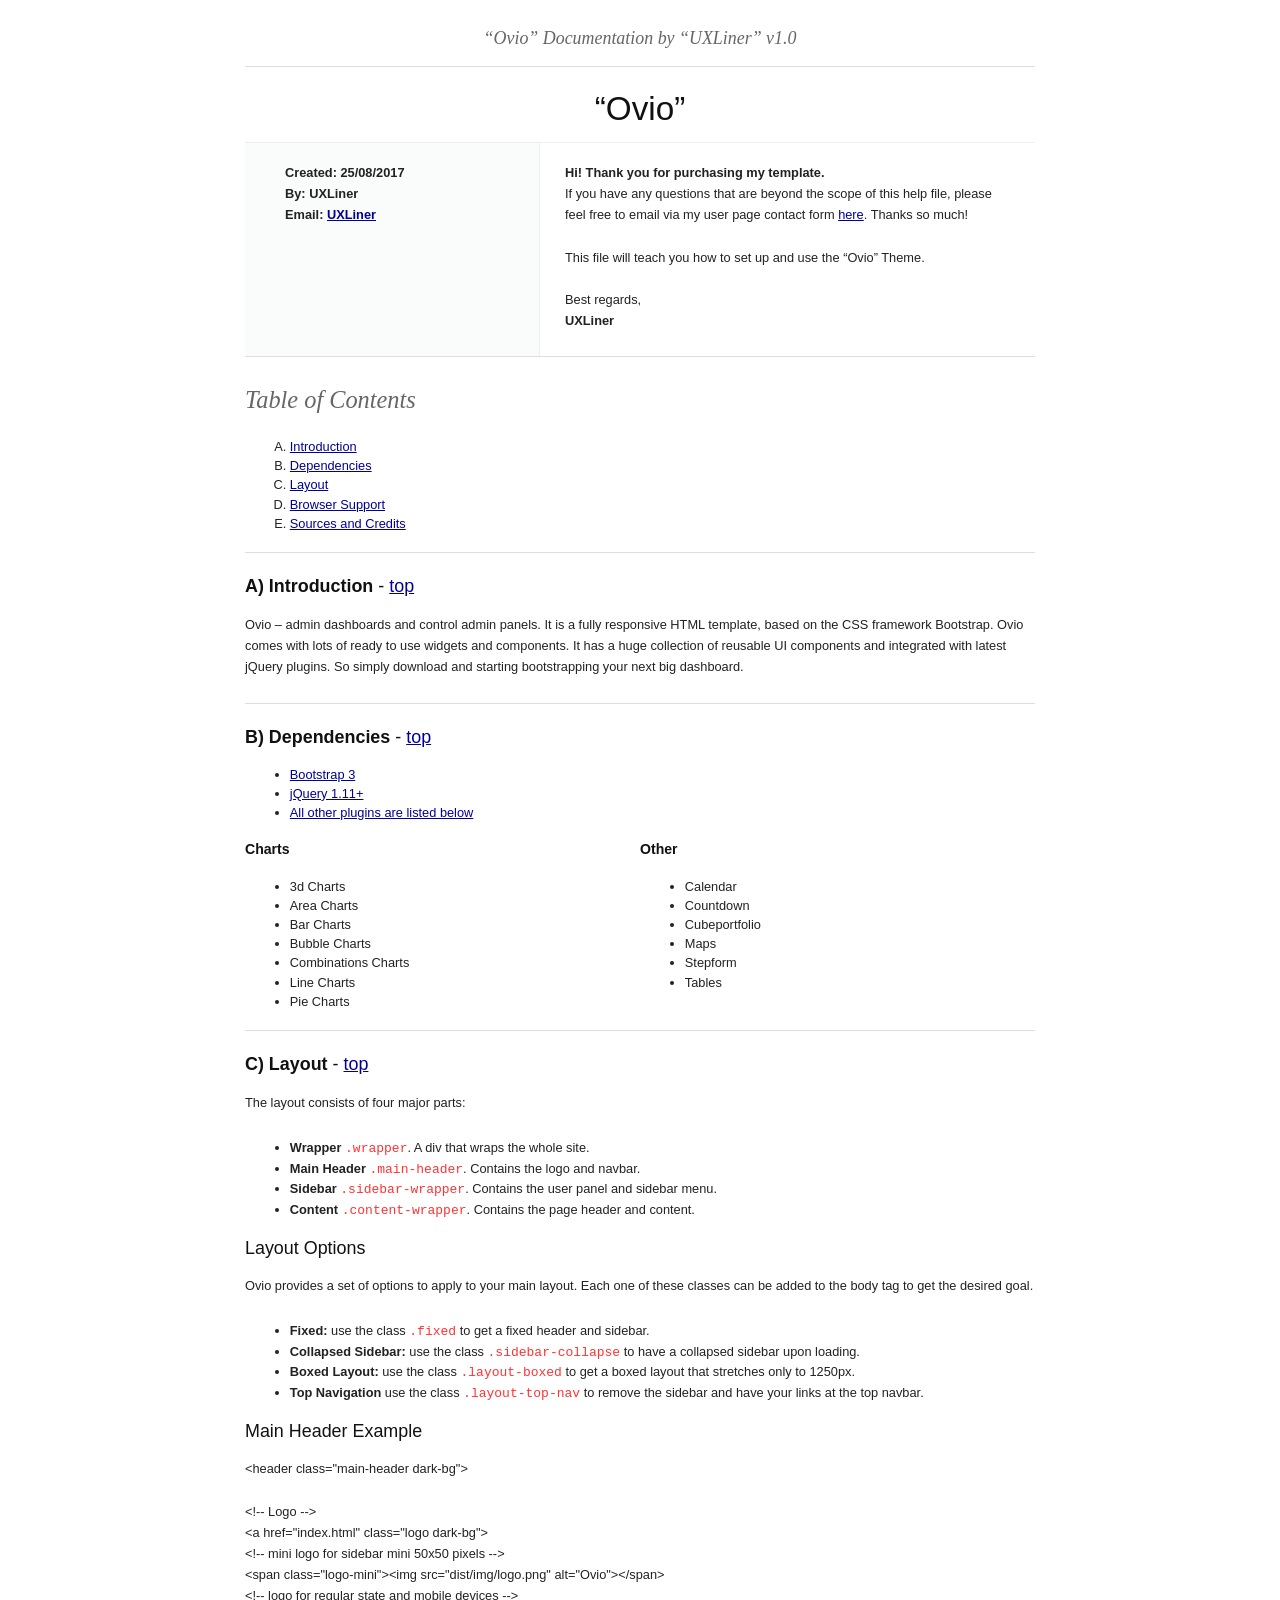
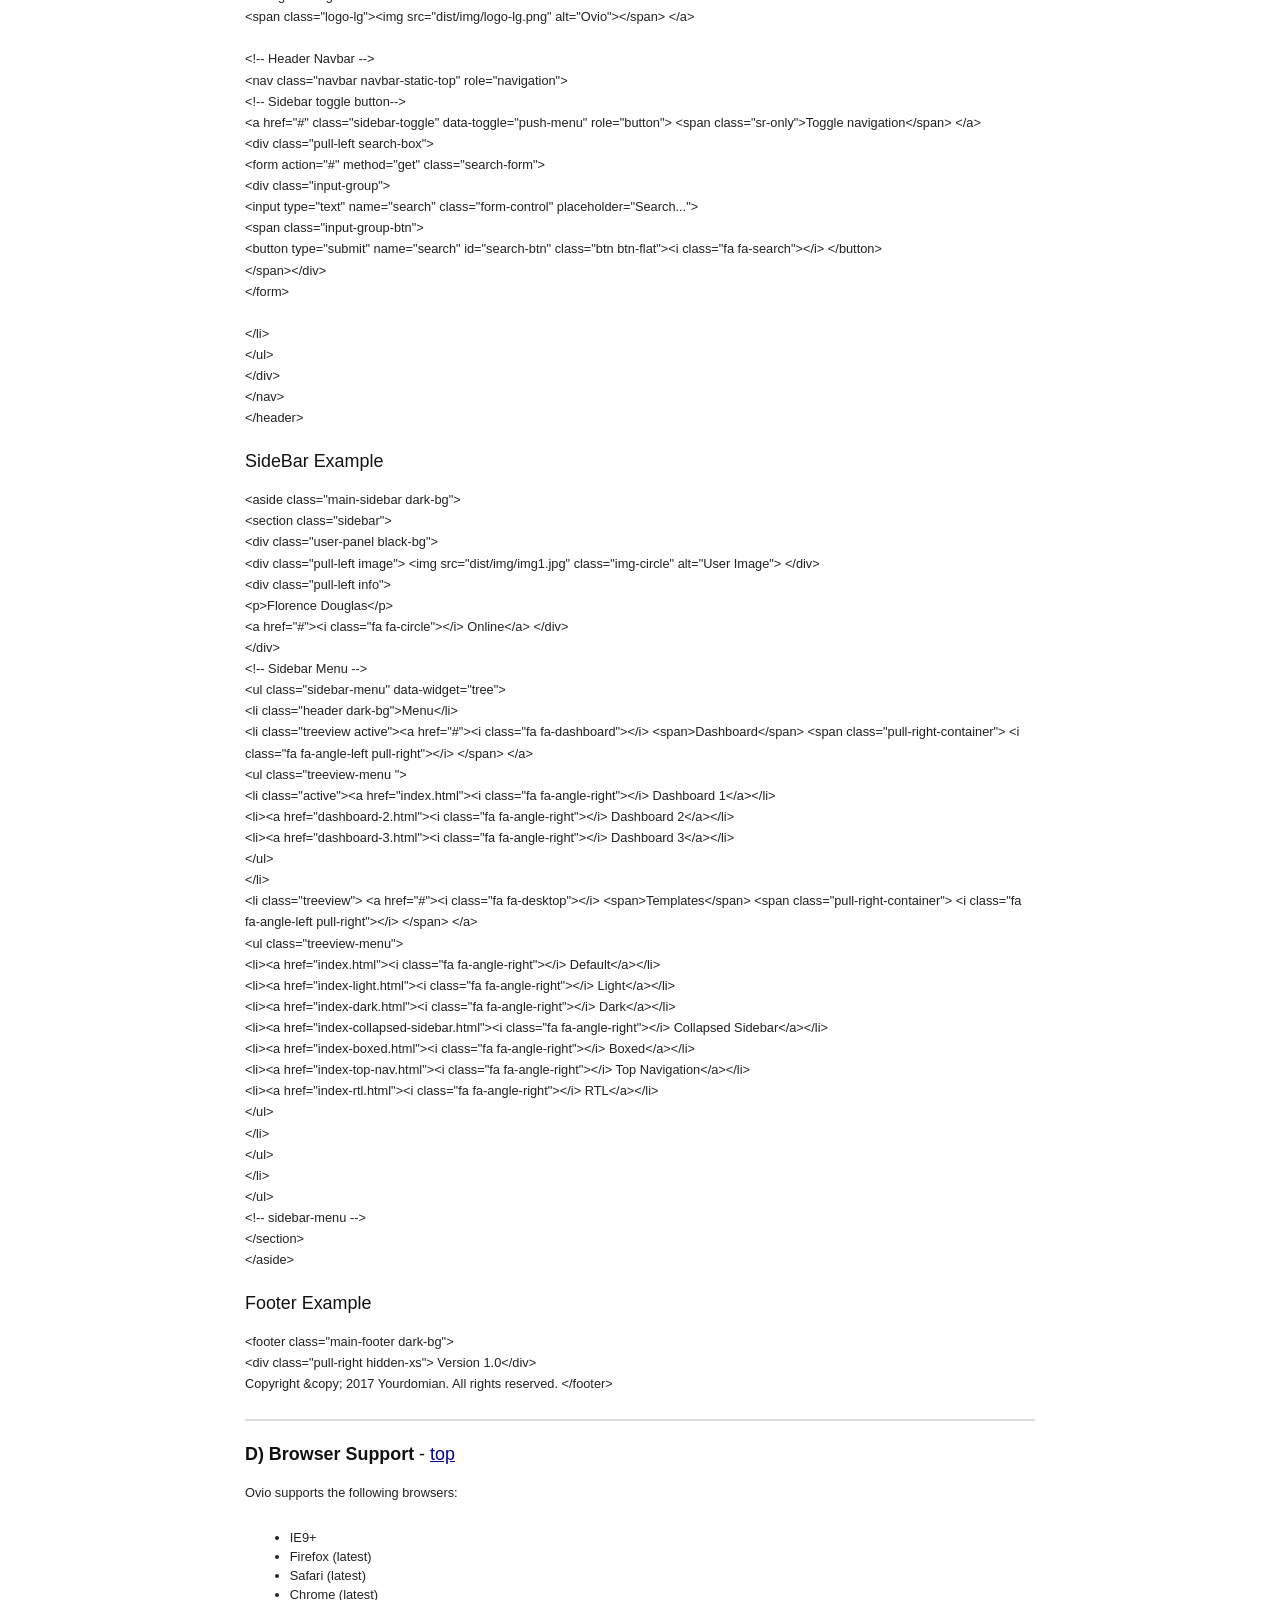
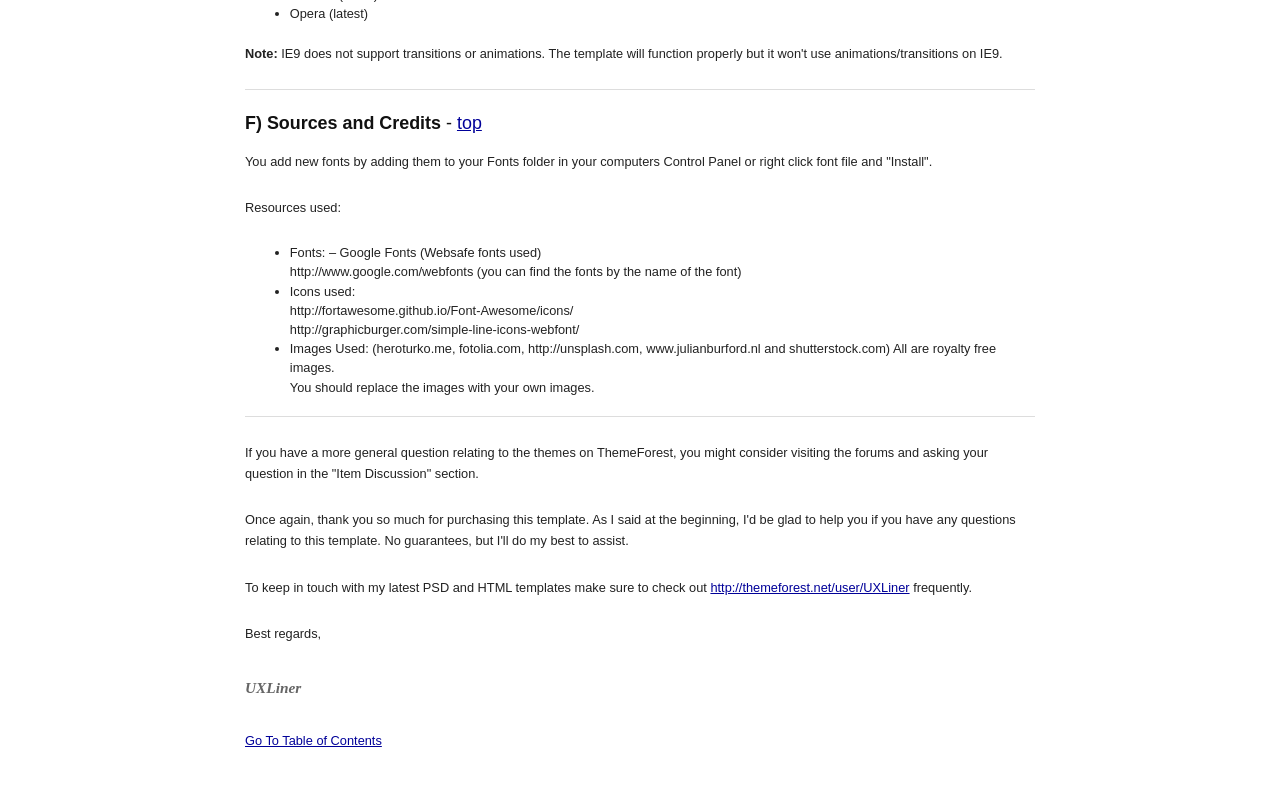
<file: UI/SwiftShop.WebUI/wwwroot/MainDownload-OvioAdmin-html5-template/help-documentation/index.html>
<!DOCTYPE HTML PUBLIC "-//W3C//DTD HTML 4.01//EN" "http://www.w3.org/TR/html4/strict.dtd">
<head lang="en">
	<meta http-equiv="content-type" content="text/html;charset=utf-8">
	<title>Template Documentation Template</title>
	<!-- Framework CSS -->
	<link rel="stylesheet" href="assets/blueprint-css/screen.css" type="text/css" media="screen, projection">
	<link rel="stylesheet" href="assets/blueprint-css/print.css" type="text/css" media="print">
	<!--[if lt IE 8]><link rel="stylesheet" href="assets/blueprint-css/ie.css" type="text/css" media="screen, projection"><![endif]-->
	<link rel="stylesheet" href="assets/blueprint-css/plugins/fancy-type/screen.css" type="text/css" media="screen, projection">
	<style type="text/css" media="screen">
		p, table, hr, .box { margin-bottom:25px; }
		.box p { margin-bottom:10px; }
	</style>
</head>


<body>
	<div class="container">
	
		<h3 class="center alt">&ldquo;Ovio&rdquo; Documentation by &ldquo;UXLiner&rdquo; v1.0</h3>
		
		<hr>
		
		<h1 class="center">&ldquo;Ovio&rdquo;</h1>
		
		<div class="borderTop">
			<div class="span-6 colborder info prepend-1">
				<p class="prepend-top">
					<strong>
					Created: 25/08/2017<br>
					By: UXLiner<br>
					Email: <a href="mailto:uxliner9@gmail.com">UXLiner</a>
					<br>
					<br><br><br><br><br>
					</strong>
				</p>
			</div><!-- end div .span-6 -->		
	
			<div class="span-12 last">
				<p class="prepend-top append-0"><strong>Hi! Thank you for purchasing my template.</strong><br>
If you have any questions that are beyond the scope of this help file, please feel free to email via my user page contact form <a href="http://themeforest.net/user/UXLiner">here</a>. Thanks so much!<br><br>
This file will teach you how to set up and use the “<span class="center">Ovio</span>” Theme. <br><br>

Best regards,<br>
<strong>UXLiner</strong></p>
		  </div>
		</div><!-- end div .borderTop -->
		
		<hr>
		
		<h2 id="toc" class="alt">Table of Contents</h2>
		<ol class="alpha">
			<li><a href="#introduction">Introduction</a></li>
			<li><a href="#dependencies">Dependencies</a></li>
			<li><a href="#layout">Layout</a></li>
            <li><a href="#browsersupport">Browser Support</a></li>
            
            
            
            
		  <li><a href="#credits">Sources and Credits</a></li>
		</ol>
		
		<hr>
		
		<h3 id="introduction"><strong>A) Introduction</strong> - <a href="#toc">top</a></h3>
		<p>Ovio – admin dashboards and control admin panels. It is a fully responsive HTML template, based on the CSS framework Bootstrap. Ovio comes with lots of ready to use widgets and components. It has a huge collection of reusable UI components and integrated with latest jQuery plugins. So simply download and starting bootstrapping your next big dashboard.
		</p> 

		<hr>

		<h3 id="dependencies"><strong>B) Dependencies</strong> - <a href="#toc">top</a></h3>
		<ul class="bring-up">
          <li><a href="http://getbootstrap.com" target="_blank">Bootstrap 3</a></li>
          <li><a href="http://jquery.com/" target="_blank">jQuery 1.11+</a></li>
          <li><a href="#">All other plugins are listed below</a></li>
        </ul>
        
      <div class="col-3"><h4><strong>Charts</strong></h4>
        <ul>
          <li>3d Charts</li>
          <li>Area Charts</li>
          <li>Bar Charts</li>
          <li>Bubble Charts</li>
          <li>Combinations Charts</li>
          <li>Line Charts</li>
          <li>Pie Charts</li>
        </ul></div>
      <div class="col-3"><h4><strong>Other</strong></h4>
        <ul>
          <li>Calendar</li>
          <li>Countdown</li>
          <li>Cubeportfolio</li>
          <li>Maps</li>
          <li>Stepform</li>
          <li>Tables</li>
        </ul></div>
        
		<hr>
        
		<h3 id="layout"><strong>C) Layout</strong> - <a href="#toc">top</a></h3>
		<p>The layout consists of four major parts:</p>
        
      <ul>
          <li><strong>Wrapper</strong> <code>.wrapper</code>. A div that wraps the whole site.</li>
          <li><strong>Main Header</strong> <code>.main-header</code>. Contains the logo and navbar.</li>
          <li><strong>Sidebar</strong> <code>.sidebar-wrapper</code>. Contains the user panel and sidebar menu.</li>
          <li><strong>Content</strong> <code>.content-wrapper</code>. Contains the page header and content.</li>
      </ul>
        
        <h3>Layout Options</h3>
        <p class="lead">Ovio provides a set of options to apply to your main layout. Each one of these classes can be added
          to the body tag to get the desired goal.</p>
          <ul>
          <li><b>Fixed:</b> use the class <code>.fixed</code> to get a fixed header and sidebar.</li>
          <li><b>Collapsed Sidebar:</b> use the class <code>.sidebar-collapse</code> to have a collapsed sidebar upon loading.</li>
          <li><b>Boxed Layout:</b> use the class <code>.layout-boxed</code> to get a boxed layout that stretches only to 1250px.</li>
          <li><b>Top Navigation</b> use the class <code>.layout-top-nav</code> to remove the sidebar and have your links at the top navbar.</li>
        </ul>
        
      <h3>Main Header Example</h3>

	  <p>&lt;header class=&quot;main-header dark-bg&quot;&gt; <br>
          <br>
&lt;!-- Logo --&gt; <br>
&lt;a href=&quot;index.html&quot; class=&quot;logo dark-bg&quot;&gt; <br>
&lt;!-- mini logo for sidebar mini 50x50 pixels --&gt; <br>
&lt;span class=&quot;logo-mini&quot;&gt;&lt;img src=&quot;dist/img/logo.png&quot; alt=&quot;Ovio&quot;&gt;&lt;/span&gt; <br>
&lt;!-- logo for regular state and mobile devices --&gt; <br>
&lt;span class=&quot;logo-lg&quot;&gt;&lt;img src=&quot;dist/img/logo-lg.png&quot; alt=&quot;Ovio&quot;&gt;&lt;/span&gt; &lt;/a&gt; <br>
<br>
&lt;!-- Header Navbar --&gt;<br>
&lt;nav class=&quot;navbar navbar-static-top&quot; role=&quot;navigation&quot;&gt; <br>
&lt;!-- Sidebar toggle button--&gt; <br>
&lt;a href=&quot;#&quot; class=&quot;sidebar-toggle&quot; data-toggle=&quot;push-menu&quot; role=&quot;button&quot;&gt; &lt;span class=&quot;sr-only&quot;&gt;Toggle navigation&lt;/span&gt; &lt;/a&gt;<br>
&lt;div class=&quot;pull-left search-box&quot;&gt;<br>
&lt;form action=&quot;#&quot; method=&quot;get&quot; class=&quot;search-form&quot;&gt;<br>
&lt;div class=&quot;input-group&quot;&gt;<br>
&lt;input type=&quot;text&quot; name=&quot;search&quot; class=&quot;form-control&quot; placeholder=&quot;Search...&quot;&gt;<br>
&lt;span class=&quot;input-group-btn&quot;&gt;<br>
&lt;button type=&quot;submit&quot; name=&quot;search&quot; id=&quot;search-btn&quot; class=&quot;btn btn-flat&quot;&gt;&lt;i class=&quot;fa fa-search&quot;&gt;&lt;/i&gt; &lt;/button&gt;<br>
&lt;/span&gt;&lt;/div&gt;<br>
&lt;/form&gt;<br>
<br>
&lt;/li&gt;<br>
&lt;/ul&gt;<br>
&lt;/div&gt;<br>
&lt;/nav&gt;<br>
&lt;/header&gt;</p>

<h3>SideBar Example</h3>
<p>&lt;aside class=&quot;main-sidebar dark-bg&quot;&gt;<br>
&lt;section class=&quot;sidebar&quot;&gt;<br>
&lt;div class=&quot;user-panel black-bg&quot;&gt;<br>
&lt;div class=&quot;pull-left image&quot;&gt; &lt;img src=&quot;dist/img/img1.jpg&quot; class=&quot;img-circle&quot; alt=&quot;User Image&quot;&gt; &lt;/div&gt;<br>
&lt;div class=&quot;pull-left info&quot;&gt;<br>
&lt;p&gt;Florence Douglas&lt;/p&gt;<br>
&lt;a href=&quot;#&quot;&gt;&lt;i class=&quot;fa fa-circle&quot;&gt;&lt;/i&gt; Online&lt;/a&gt; &lt;/div&gt;<br>
&lt;/div&gt;<br>
&lt;!-- Sidebar Menu --&gt;<br>
&lt;ul class=&quot;sidebar-menu&quot; data-widget=&quot;tree&quot;&gt;<br>
&lt;li class=&quot;header dark-bg&quot;&gt;Menu&lt;/li&gt;<br>
&lt;li class=&quot;treeview active&quot;&gt;&lt;a href=&quot;#&quot;&gt;&lt;i class=&quot;fa fa-dashboard&quot;&gt;&lt;/i&gt; &lt;span&gt;Dashboard&lt;/span&gt; &lt;span class=&quot;pull-right-container&quot;&gt; &lt;i class=&quot;fa fa-angle-left pull-right&quot;&gt;&lt;/i&gt; &lt;/span&gt; &lt;/a&gt;<br>
&lt;ul class=&quot;treeview-menu &quot;&gt;<br>
&lt;li class=&quot;active&quot;&gt;&lt;a href=&quot;index.html&quot;&gt;&lt;i class=&quot;fa fa-angle-right&quot;&gt;&lt;/i&gt; Dashboard 1&lt;/a&gt;&lt;/li&gt;<br>
&lt;li&gt;&lt;a href=&quot;dashboard-2.html&quot;&gt;&lt;i class=&quot;fa fa-angle-right&quot;&gt;&lt;/i&gt; Dashboard 2&lt;/a&gt;&lt;/li&gt;<br>
&lt;li&gt;&lt;a href=&quot;dashboard-3.html&quot;&gt;&lt;i class=&quot;fa fa-angle-right&quot;&gt;&lt;/i&gt; Dashboard 3&lt;/a&gt;&lt;/li&gt;<br>
&lt;/ul&gt;<br>
&lt;/li&gt;<br>
&lt;li class=&quot;treeview&quot;&gt; &lt;a href=&quot;#&quot;&gt;&lt;i class=&quot;fa fa-desktop&quot;&gt;&lt;/i&gt; &lt;span&gt;Templates&lt;/span&gt; &lt;span class=&quot;pull-right-container&quot;&gt; &lt;i class=&quot;fa fa-angle-left pull-right&quot;&gt;&lt;/i&gt; &lt;/span&gt; &lt;/a&gt;<br>
&lt;ul class=&quot;treeview-menu&quot;&gt;<br>
&lt;li&gt;&lt;a href=&quot;index.html&quot;&gt;&lt;i class=&quot;fa fa-angle-right&quot;&gt;&lt;/i&gt; Default&lt;/a&gt;&lt;/li&gt;<br>
&lt;li&gt;&lt;a href=&quot;index-light.html&quot;&gt;&lt;i class=&quot;fa fa-angle-right&quot;&gt;&lt;/i&gt; Light&lt;/a&gt;&lt;/li&gt;<br>
&lt;li&gt;&lt;a href=&quot;index-dark.html&quot;&gt;&lt;i class=&quot;fa fa-angle-right&quot;&gt;&lt;/i&gt; Dark&lt;/a&gt;&lt;/li&gt;<br>
&lt;li&gt;&lt;a href=&quot;index-collapsed-sidebar.html&quot;&gt;&lt;i class=&quot;fa fa-angle-right&quot;&gt;&lt;/i&gt; Collapsed Sidebar&lt;/a&gt;&lt;/li&gt;<br>
&lt;li&gt;&lt;a href=&quot;index-boxed.html&quot;&gt;&lt;i class=&quot;fa fa-angle-right&quot;&gt;&lt;/i&gt; Boxed&lt;/a&gt;&lt;/li&gt;<br>
&lt;li&gt;&lt;a href=&quot;index-top-nav.html&quot;&gt;&lt;i class=&quot;fa fa-angle-right&quot;&gt;&lt;/i&gt; Top Navigation&lt;/a&gt;&lt;/li&gt;<br>
&lt;li&gt;&lt;a href=&quot;index-rtl.html&quot;&gt;&lt;i class=&quot;fa fa-angle-right&quot;&gt;&lt;/i&gt; RTL&lt;/a&gt;&lt;/li&gt;<br>
&lt;/ul&gt;<br>
&lt;/li&gt;<br>
&lt;/ul&gt;<br>
&lt;/li&gt;<br>
&lt;/ul&gt;<br>
&lt;!-- sidebar-menu --&gt; <br>
&lt;/section&gt;<br>
&lt;/aside&gt; </p>


<h3>Footer Example</h3>
<p>&lt;footer class=&quot;main-footer dark-bg&quot;&gt;<br>
&lt;div class=&quot;pull-right hidden-xs&quot;&gt; Version 1.0&lt;/div&gt;<br>
Copyright &amp;copy; 2017 Yourdomian. All rights reserved. &lt;/footer&gt;</p>
<hr>
        
        <h3 id="browsersupport"><strong>D) Browser Support</strong> - <a href="#toc">top</a></h3>
	  <p class="lead">Ovio supports the following browsers:</p>	
        
        <ul>
          <li>IE9+</li>
          <li>Firefox (latest)</li>
          <li>Safari (latest)</li>
          <li>Chrome (latest)</li>
          <li>Opera (latest)</li>
        </ul>
        
        <p><b>Note:</b> IE9 does not support transitions or animations. The template will function properly but it won't use animations/transitions on IE9.</p>
		<hr>
        
        
        
        
        
        
        
        
        
        
        
        
        
	  <h3 id="credits"><strong>F) Sources and Credits</strong> - <a href="#toc">top</a></h3>
		
		<p>You add new fonts by adding them to your Fonts folder in your computers Control Panel or right click font file and "Install".</p>
		
		<p>Resources used:
		
		
		<ul>
<li>Fonts: – Google Fonts (Websafe fonts used)<br>
http://www.google.com/webfonts (you can find the fonts by the name of the font)
</li>

<li>Icons used:<br>
http://fortawesome.github.io/Font-Awesome/icons/
<br>
http://graphicburger.com/simple-line-icons-webfont/
</li>

<li>Images Used: (heroturko.me, fotolia.com, http://unsplash.com, www.julianburford.nl and shutterstock.com) All are royalty free images.<br>
You should replace the images with your own images.
		</ul>
		
		
		<hr>
		
		<p>If you have a more general question relating to the themes on ThemeForest, you might consider visiting the forums and asking your question in the "Item Discussion" section. </p>
		<p>Once again, thank you so much for purchasing this template. As I said at the beginning, I'd be glad to help you if you have any questions relating to this template. No guarantees, but I'll do my best to assist.</p>
	    <p>To keep in touch with my latest PSD and HTML templates make sure to check out <a href="http://themeforest.net/user/UXLiner">http://themeforest.net/user/UXLiner</a> frequently.
	    
		</p><p>Best regards,</p>

	  <p class="append-bottom alt large"><strong>UXLiner</strong></p>
	  <p><a href="#toc">Go To Table of Contents</a></p>
		
		<hr class="space">
	</div><!-- end div .container -->

</body>
</html>
</file>
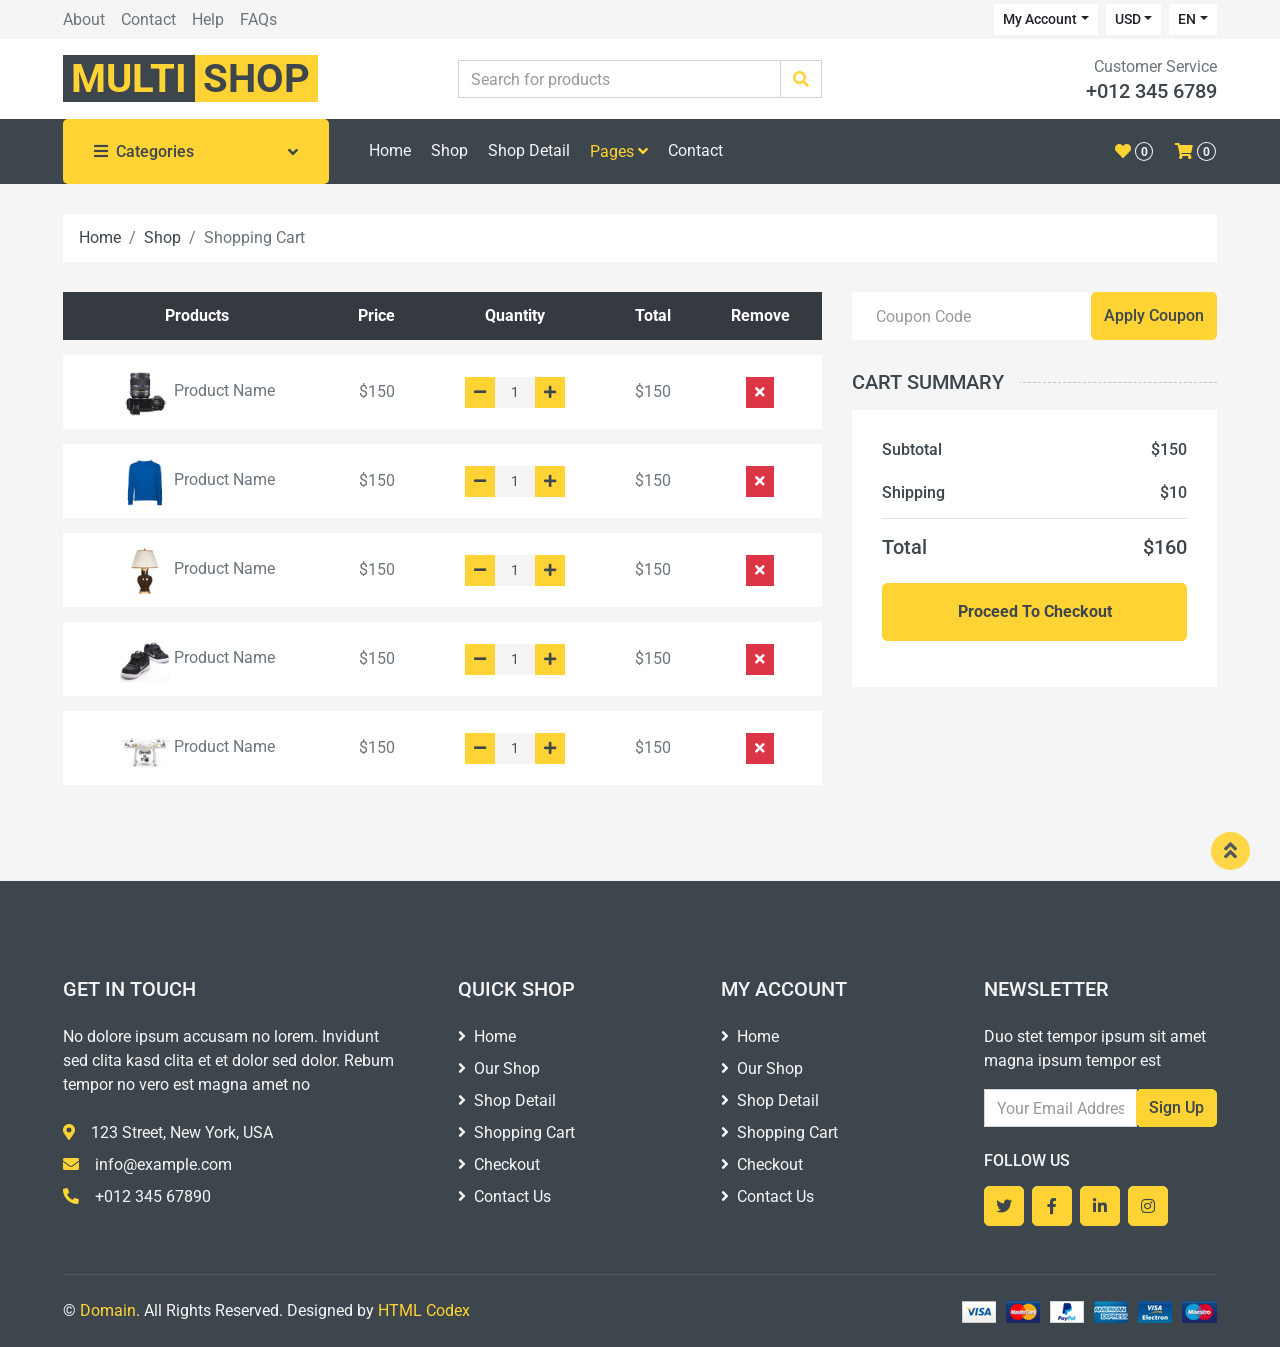
<file: UI/SwiftShop.WebUI/wwwroot/online-shop-website-template/cart.html>
<!DOCTYPE html>
<html lang="en">

<head>
    <meta charset="utf-8">
    <title>MultiShop - Online Shop Website Template</title>
    <meta content="width=device-width, initial-scale=1.0" name="viewport">
    <meta content="Free HTML Templates" name="keywords">
    <meta content="Free HTML Templates" name="description">

    <!-- Favicon -->
    <link href="img/favicon.ico" rel="icon">

    <!-- Google Web Fonts -->
    <link rel="preconnect" href="https://fonts.gstatic.com">
    <link href="https://fonts.googleapis.com/css2?family=Roboto:wght@400;500;700&display=swap" rel="stylesheet">  

    <!-- Font Awesome -->
    <link href="https://cdnjs.cloudflare.com/ajax/libs/font-awesome/5.10.0/css/all.min.css" rel="stylesheet">

    <!-- Libraries Stylesheet -->
    <link href="lib/animate/animate.min.css" rel="stylesheet">
    <link href="lib/owlcarousel/assets/owl.carousel.min.css" rel="stylesheet">

    <!-- Customized Bootstrap Stylesheet -->
    <link href="css/style.css" rel="stylesheet">
</head>

<body>
    <!-- Topbar Start -->
    <div class="container-fluid">
        <div class="row bg-secondary py-1 px-xl-5">
            <div class="col-lg-6 d-none d-lg-block">
                <div class="d-inline-flex align-items-center h-100">
                    <a class="text-body mr-3" href="">About</a>
                    <a class="text-body mr-3" href="">Contact</a>
                    <a class="text-body mr-3" href="">Help</a>
                    <a class="text-body mr-3" href="">FAQs</a>
                </div>
            </div>
            <div class="col-lg-6 text-center text-lg-right">
                <div class="d-inline-flex align-items-center">
                    <div class="btn-group">
                        <button type="button" class="btn btn-sm btn-light dropdown-toggle" data-toggle="dropdown">My Account</button>
                        <div class="dropdown-menu dropdown-menu-right">
                            <button class="dropdown-item" type="button">Sign in</button>
                            <button class="dropdown-item" type="button">Sign up</button>
                        </div>
                    </div>
                    <div class="btn-group mx-2">
                        <button type="button" class="btn btn-sm btn-light dropdown-toggle" data-toggle="dropdown">USD</button>
                        <div class="dropdown-menu dropdown-menu-right">
                            <button class="dropdown-item" type="button">EUR</button>
                            <button class="dropdown-item" type="button">GBP</button>
                            <button class="dropdown-item" type="button">CAD</button>
                        </div>
                    </div>
                    <div class="btn-group">
                        <button type="button" class="btn btn-sm btn-light dropdown-toggle" data-toggle="dropdown">EN</button>
                        <div class="dropdown-menu dropdown-menu-right">
                            <button class="dropdown-item" type="button">FR</button>
                            <button class="dropdown-item" type="button">AR</button>
                            <button class="dropdown-item" type="button">RU</button>
                        </div>
                    </div>
                </div>
                <div class="d-inline-flex align-items-center d-block d-lg-none">
                    <a href="" class="btn px-0 ml-2">
                        <i class="fas fa-heart text-dark"></i>
                        <span class="badge text-dark border border-dark rounded-circle" style="padding-bottom: 2px;">0</span>
                    </a>
                    <a href="" class="btn px-0 ml-2">
                        <i class="fas fa-shopping-cart text-dark"></i>
                        <span class="badge text-dark border border-dark rounded-circle" style="padding-bottom: 2px;">0</span>
                    </a>
                </div>
            </div>
        </div>
        <div class="row align-items-center bg-light py-3 px-xl-5 d-none d-lg-flex">
            <div class="col-lg-4">
                <a href="" class="text-decoration-none">
                    <span class="h1 text-uppercase text-primary bg-dark px-2">Multi</span>
                    <span class="h1 text-uppercase text-dark bg-primary px-2 ml-n1">Shop</span>
                </a>
            </div>
            <div class="col-lg-4 col-6 text-left">
                <form action="">
                    <div class="input-group">
                        <input type="text" class="form-control" placeholder="Search for products">
                        <div class="input-group-append">
                            <span class="input-group-text bg-transparent text-primary">
                                <i class="fa fa-search"></i>
                            </span>
                        </div>
                    </div>
                </form>
            </div>
            <div class="col-lg-4 col-6 text-right">
                <p class="m-0">Customer Service</p>
                <h5 class="m-0">+012 345 6789</h5>
            </div>
        </div>
    </div>
    <!-- Topbar End -->


    <!-- Navbar Start -->
    <div class="container-fluid bg-dark mb-30">
        <div class="row px-xl-5">
            <div class="col-lg-3 d-none d-lg-block">
                <a class="btn d-flex align-items-center justify-content-between bg-primary w-100" data-toggle="collapse" href="#navbar-vertical" style="height: 65px; padding: 0 30px;">
                    <h6 class="text-dark m-0"><i class="fa fa-bars mr-2"></i>Categories</h6>
                    <i class="fa fa-angle-down text-dark"></i>
                </a>
                <nav class="collapse position-absolute navbar navbar-vertical navbar-light align-items-start p-0 bg-light" id="navbar-vertical" style="width: calc(100% - 30px); z-index: 999;">
                    <div class="navbar-nav w-100">
                        <div class="nav-item dropdown dropright">
                            <a href="#" class="nav-link dropdown-toggle" data-toggle="dropdown">Dresses <i class="fa fa-angle-right float-right mt-1"></i></a>
                            <div class="dropdown-menu position-absolute rounded-0 border-0 m-0">
                                <a href="" class="dropdown-item">Men's Dresses</a>
                                <a href="" class="dropdown-item">Women's Dresses</a>
                                <a href="" class="dropdown-item">Baby's Dresses</a>
                            </div>
                        </div>
                        <a href="" class="nav-item nav-link">Shirts</a>
                        <a href="" class="nav-item nav-link">Jeans</a>
                        <a href="" class="nav-item nav-link">Swimwear</a>
                        <a href="" class="nav-item nav-link">Sleepwear</a>
                        <a href="" class="nav-item nav-link">Sportswear</a>
                        <a href="" class="nav-item nav-link">Jumpsuits</a>
                        <a href="" class="nav-item nav-link">Blazers</a>
                        <a href="" class="nav-item nav-link">Jackets</a>
                        <a href="" class="nav-item nav-link">Shoes</a>
                    </div>
                </nav>
            </div>
            <div class="col-lg-9">
                <nav class="navbar navbar-expand-lg bg-dark navbar-dark py-3 py-lg-0 px-0">
                    <a href="" class="text-decoration-none d-block d-lg-none">
                        <span class="h1 text-uppercase text-dark bg-light px-2">Multi</span>
                        <span class="h1 text-uppercase text-light bg-primary px-2 ml-n1">Shop</span>
                    </a>
                    <button type="button" class="navbar-toggler" data-toggle="collapse" data-target="#navbarCollapse">
                        <span class="navbar-toggler-icon"></span>
                    </button>
                    <div class="collapse navbar-collapse justify-content-between" id="navbarCollapse">
                        <div class="navbar-nav mr-auto py-0">
                            <a href="index.html" class="nav-item nav-link">Home</a>
                            <a href="shop.html" class="nav-item nav-link">Shop</a>
                            <a href="detail.html" class="nav-item nav-link">Shop Detail</a>
                            <div class="nav-item dropdown">
                                <a href="#" class="nav-link dropdown-toggle active" data-toggle="dropdown">Pages <i class="fa fa-angle-down mt-1"></i></a>
                                <div class="dropdown-menu bg-primary rounded-0 border-0 m-0">
                                    <a href="cart.html" class="dropdown-item active">Shopping Cart</a>
                                    <a href="checkout.html" class="dropdown-item">Checkout</a>
                                </div>
                            </div>
                            <a href="contact.html" class="nav-item nav-link">Contact</a>
                        </div>
                        <div class="navbar-nav ml-auto py-0 d-none d-lg-block">
                            <a href="" class="btn px-0">
                                <i class="fas fa-heart text-primary"></i>
                                <span class="badge text-secondary border border-secondary rounded-circle" style="padding-bottom: 2px;">0</span>
                            </a>
                            <a href="" class="btn px-0 ml-3">
                                <i class="fas fa-shopping-cart text-primary"></i>
                                <span class="badge text-secondary border border-secondary rounded-circle" style="padding-bottom: 2px;">0</span>
                            </a>
                        </div>
                    </div>
                </nav>
            </div>
        </div>
    </div>
    <!-- Navbar End -->


    <!-- Breadcrumb Start -->
    <div class="container-fluid">
        <div class="row px-xl-5">
            <div class="col-12">
                <nav class="breadcrumb bg-light mb-30">
                    <a class="breadcrumb-item text-dark" href="#">Home</a>
                    <a class="breadcrumb-item text-dark" href="#">Shop</a>
                    <span class="breadcrumb-item active">Shopping Cart</span>
                </nav>
            </div>
        </div>
    </div>
    <!-- Breadcrumb End -->


    <!-- Cart Start -->
    <div class="container-fluid">
        <div class="row px-xl-5">
            <div class="col-lg-8 table-responsive mb-5">
                <table class="table table-light table-borderless table-hover text-center mb-0">
                    <thead class="thead-dark">
                        <tr>
                            <th>Products</th>
                            <th>Price</th>
                            <th>Quantity</th>
                            <th>Total</th>
                            <th>Remove</th>
                        </tr>
                    </thead>
                    <tbody class="align-middle">
                        <tr>
                            <td class="align-middle"><img src="img/product-1.jpg" alt="" style="width: 50px;"> Product Name</td>
                            <td class="align-middle">$150</td>
                            <td class="align-middle">
                                <div class="input-group quantity mx-auto" style="width: 100px;">
                                    <div class="input-group-btn">
                                        <button class="btn btn-sm btn-primary btn-minus" >
                                        <i class="fa fa-minus"></i>
                                        </button>
                                    </div>
                                    <input type="text" class="form-control form-control-sm bg-secondary border-0 text-center" value="1">
                                    <div class="input-group-btn">
                                        <button class="btn btn-sm btn-primary btn-plus">
                                            <i class="fa fa-plus"></i>
                                        </button>
                                    </div>
                                </div>
                            </td>
                            <td class="align-middle">$150</td>
                            <td class="align-middle"><button class="btn btn-sm btn-danger"><i class="fa fa-times"></i></button></td>
                        </tr>
                        <tr>
                            <td class="align-middle"><img src="img/product-2.jpg" alt="" style="width: 50px;"> Product Name</td>
                            <td class="align-middle">$150</td>
                            <td class="align-middle">
                                <div class="input-group quantity mx-auto" style="width: 100px;">
                                    <div class="input-group-btn">
                                        <button class="btn btn-sm btn-primary btn-minus" >
                                        <i class="fa fa-minus"></i>
                                        </button>
                                    </div>
                                    <input type="text" class="form-control form-control-sm bg-secondary border-0 text-center" value="1">
                                    <div class="input-group-btn">
                                        <button class="btn btn-sm btn-primary btn-plus">
                                            <i class="fa fa-plus"></i>
                                        </button>
                                    </div>
                                </div>
                            </td>
                            <td class="align-middle">$150</td>
                            <td class="align-middle"><button class="btn btn-sm btn-danger"><i class="fa fa-times"></i></button></td>
                        </tr>
                        <tr>
                            <td class="align-middle"><img src="img/product-3.jpg" alt="" style="width: 50px;"> Product Name</td>
                            <td class="align-middle">$150</td>
                            <td class="align-middle">
                                <div class="input-group quantity mx-auto" style="width: 100px;">
                                    <div class="input-group-btn">
                                        <button class="btn btn-sm btn-primary btn-minus" >
                                        <i class="fa fa-minus"></i>
                                        </button>
                                    </div>
                                    <input type="text" class="form-control form-control-sm bg-secondary border-0 text-center" value="1">
                                    <div class="input-group-btn">
                                        <button class="btn btn-sm btn-primary btn-plus">
                                            <i class="fa fa-plus"></i>
                                        </button>
                                    </div>
                                </div>
                            </td>
                            <td class="align-middle">$150</td>
                            <td class="align-middle"><button class="btn btn-sm btn-danger"><i class="fa fa-times"></i></button></td>
                        </tr>
                        <tr>
                            <td class="align-middle"><img src="img/product-4.jpg" alt="" style="width: 50px;"> Product Name</td>
                            <td class="align-middle">$150</td>
                            <td class="align-middle">
                                <div class="input-group quantity mx-auto" style="width: 100px;">
                                    <div class="input-group-btn">
                                        <button class="btn btn-sm btn-primary btn-minus" >
                                        <i class="fa fa-minus"></i>
                                        </button>
                                    </div>
                                    <input type="text" class="form-control form-control-sm bg-secondary border-0 text-center" value="1">
                                    <div class="input-group-btn">
                                        <button class="btn btn-sm btn-primary btn-plus">
                                            <i class="fa fa-plus"></i>
                                        </button>
                                    </div>
                                </div>
                            </td>
                            <td class="align-middle">$150</td>
                            <td class="align-middle"><button class="btn btn-sm btn-danger"><i class="fa fa-times"></i></button></td>
                        </tr>
                        <tr>
                            <td class="align-middle"><img src="img/product-5.jpg" alt="" style="width: 50px;"> Product Name</td>
                            <td class="align-middle">$150</td>
                            <td class="align-middle">
                                <div class="input-group quantity mx-auto" style="width: 100px;">
                                    <div class="input-group-btn">
                                        <button class="btn btn-sm btn-primary btn-minus" >
                                        <i class="fa fa-minus"></i>
                                        </button>
                                    </div>
                                    <input type="text" class="form-control form-control-sm bg-secondary border-0 text-center" value="1">
                                    <div class="input-group-btn">
                                        <button class="btn btn-sm btn-primary btn-plus">
                                            <i class="fa fa-plus"></i>
                                        </button>
                                    </div>
                                </div>
                            </td>
                            <td class="align-middle">$150</td>
                            <td class="align-middle"><button class="btn btn-sm btn-danger"><i class="fa fa-times"></i></button></td>
                        </tr>
                    </tbody>
                </table>
            </div>
            <div class="col-lg-4">
                <form class="mb-30" action="">
                    <div class="input-group">
                        <input type="text" class="form-control border-0 p-4" placeholder="Coupon Code">
                        <div class="input-group-append">
                            <button class="btn btn-primary">Apply Coupon</button>
                        </div>
                    </div>
                </form>
                <h5 class="section-title position-relative text-uppercase mb-3"><span class="bg-secondary pr-3">Cart Summary</span></h5>
                <div class="bg-light p-30 mb-5">
                    <div class="border-bottom pb-2">
                        <div class="d-flex justify-content-between mb-3">
                            <h6>Subtotal</h6>
                            <h6>$150</h6>
                        </div>
                        <div class="d-flex justify-content-between">
                            <h6 class="font-weight-medium">Shipping</h6>
                            <h6 class="font-weight-medium">$10</h6>
                        </div>
                    </div>
                    <div class="pt-2">
                        <div class="d-flex justify-content-between mt-2">
                            <h5>Total</h5>
                            <h5>$160</h5>
                        </div>
                        <button class="btn btn-block btn-primary font-weight-bold my-3 py-3">Proceed To Checkout</button>
                    </div>
                </div>
            </div>
        </div>
    </div>
    <!-- Cart End -->


    <!-- Footer Start -->
    <div class="container-fluid bg-dark text-secondary mt-5 pt-5">
        <div class="row px-xl-5 pt-5">
            <div class="col-lg-4 col-md-12 mb-5 pr-3 pr-xl-5">
                <h5 class="text-secondary text-uppercase mb-4">Get In Touch</h5>
                <p class="mb-4">No dolore ipsum accusam no lorem. Invidunt sed clita kasd clita et et dolor sed dolor. Rebum tempor no vero est magna amet no</p>
                <p class="mb-2"><i class="fa fa-map-marker-alt text-primary mr-3"></i>123 Street, New York, USA</p>
                <p class="mb-2"><i class="fa fa-envelope text-primary mr-3"></i>info@example.com</p>
                <p class="mb-0"><i class="fa fa-phone-alt text-primary mr-3"></i>+012 345 67890</p>
            </div>
            <div class="col-lg-8 col-md-12">
                <div class="row">
                    <div class="col-md-4 mb-5">
                        <h5 class="text-secondary text-uppercase mb-4">Quick Shop</h5>
                        <div class="d-flex flex-column justify-content-start">
                            <a class="text-secondary mb-2" href="#"><i class="fa fa-angle-right mr-2"></i>Home</a>
                            <a class="text-secondary mb-2" href="#"><i class="fa fa-angle-right mr-2"></i>Our Shop</a>
                            <a class="text-secondary mb-2" href="#"><i class="fa fa-angle-right mr-2"></i>Shop Detail</a>
                            <a class="text-secondary mb-2" href="#"><i class="fa fa-angle-right mr-2"></i>Shopping Cart</a>
                            <a class="text-secondary mb-2" href="#"><i class="fa fa-angle-right mr-2"></i>Checkout</a>
                            <a class="text-secondary" href="#"><i class="fa fa-angle-right mr-2"></i>Contact Us</a>
                        </div>
                    </div>
                    <div class="col-md-4 mb-5">
                        <h5 class="text-secondary text-uppercase mb-4">My Account</h5>
                        <div class="d-flex flex-column justify-content-start">
                            <a class="text-secondary mb-2" href="#"><i class="fa fa-angle-right mr-2"></i>Home</a>
                            <a class="text-secondary mb-2" href="#"><i class="fa fa-angle-right mr-2"></i>Our Shop</a>
                            <a class="text-secondary mb-2" href="#"><i class="fa fa-angle-right mr-2"></i>Shop Detail</a>
                            <a class="text-secondary mb-2" href="#"><i class="fa fa-angle-right mr-2"></i>Shopping Cart</a>
                            <a class="text-secondary mb-2" href="#"><i class="fa fa-angle-right mr-2"></i>Checkout</a>
                            <a class="text-secondary" href="#"><i class="fa fa-angle-right mr-2"></i>Contact Us</a>
                        </div>
                    </div>
                    <div class="col-md-4 mb-5">
                        <h5 class="text-secondary text-uppercase mb-4">Newsletter</h5>
                        <p>Duo stet tempor ipsum sit amet magna ipsum tempor est</p>
                        <form action="">
                            <div class="input-group">
                                <input type="text" class="form-control" placeholder="Your Email Address">
                                <div class="input-group-append">
                                    <button class="btn btn-primary">Sign Up</button>
                                </div>
                            </div>
                        </form>
                        <h6 class="text-secondary text-uppercase mt-4 mb-3">Follow Us</h6>
                        <div class="d-flex">
                            <a class="btn btn-primary btn-square mr-2" href="#"><i class="fab fa-twitter"></i></a>
                            <a class="btn btn-primary btn-square mr-2" href="#"><i class="fab fa-facebook-f"></i></a>
                            <a class="btn btn-primary btn-square mr-2" href="#"><i class="fab fa-linkedin-in"></i></a>
                            <a class="btn btn-primary btn-square" href="#"><i class="fab fa-instagram"></i></a>
                        </div>
                    </div>
                </div>
            </div>
        </div>
        <div class="row border-top mx-xl-5 py-4" style="border-color: rgba(256, 256, 256, .1) !important;">
            <div class="col-md-6 px-xl-0">
                <p class="mb-md-0 text-center text-md-left text-secondary">
                    &copy; <a class="text-primary" href="#">Domain</a>. All Rights Reserved. Designed
                    by
                    <a class="text-primary" href="https://htmlcodex.com">HTML Codex</a>
                </p>
            </div>
            <div class="col-md-6 px-xl-0 text-center text-md-right">
                <img class="img-fluid" src="img/payments.png" alt="">
            </div>
        </div>
    </div>
    <!-- Footer End -->


    <!-- Back to Top -->
    <a href="#" class="btn btn-primary back-to-top"><i class="fa fa-angle-double-up"></i></a>


    <!-- JavaScript Libraries -->
    <script src="https://code.jquery.com/jquery-3.4.1.min.js"></script>
    <script src="https://stackpath.bootstrapcdn.com/bootstrap/4.4.1/js/bootstrap.bundle.min.js"></script>
    <script src="lib/easing/easing.min.js"></script>
    <script src="lib/owlcarousel/owl.carousel.min.js"></script>

    <!-- Contact Javascript File -->
    <script src="mail/jqBootstrapValidation.min.js"></script>
    <script src="mail/contact.js"></script>

    <!-- Template Javascript -->
    <script src="js/main.js"></script>
</body>

</html>
</file>
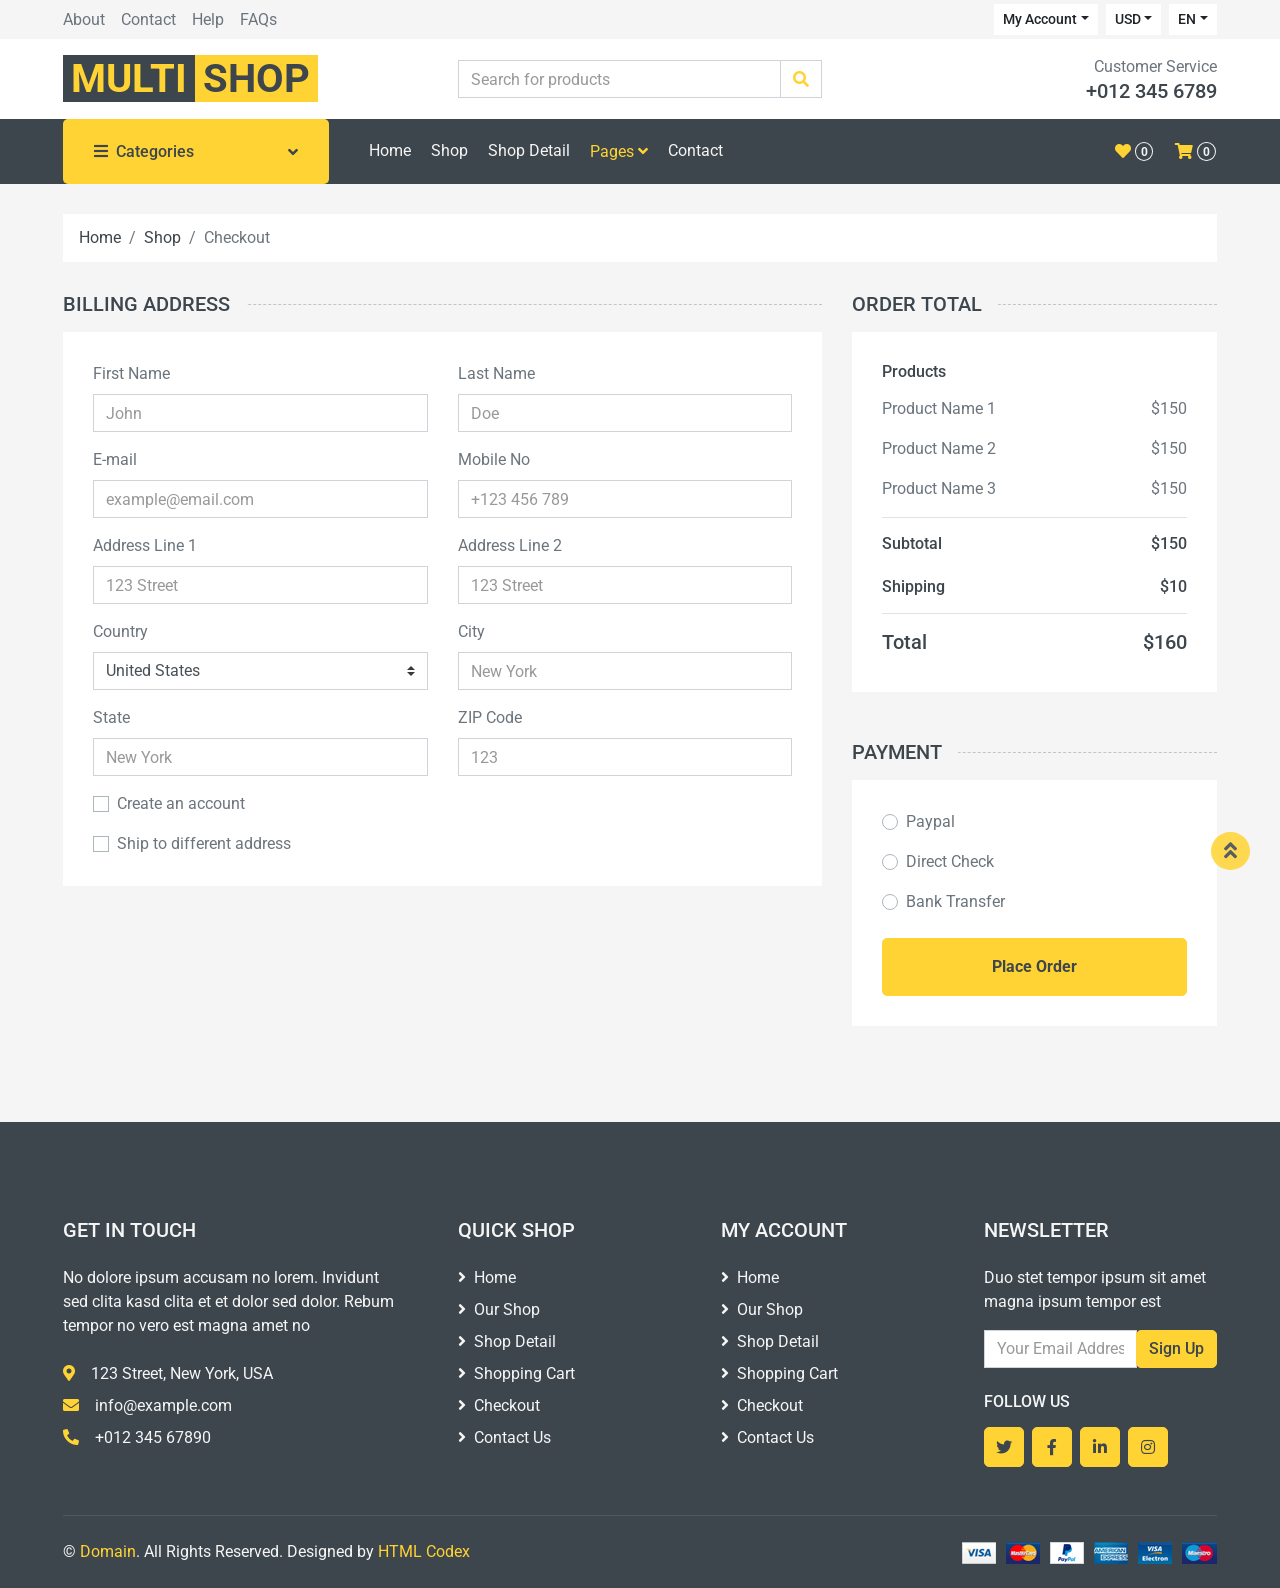
<file: UI/SwiftShop.WebUI/wwwroot/online-shop-website-template/checkout.html>
<!DOCTYPE html>
<html lang="en">

<head>
    <meta charset="utf-8">
    <title>MultiShop - Online Shop Website Template</title>
    <meta content="width=device-width, initial-scale=1.0" name="viewport">
    <meta content="Free HTML Templates" name="keywords">
    <meta content="Free HTML Templates" name="description">

    <!-- Favicon -->
    <link href="img/favicon.ico" rel="icon">

    <!-- Google Web Fonts -->
    <link rel="preconnect" href="https://fonts.gstatic.com">
    <link href="https://fonts.googleapis.com/css2?family=Roboto:wght@400;500;700&display=swap" rel="stylesheet">  

    <!-- Font Awesome -->
    <link href="https://cdnjs.cloudflare.com/ajax/libs/font-awesome/5.10.0/css/all.min.css" rel="stylesheet">

    <!-- Libraries Stylesheet -->
    <link href="lib/animate/animate.min.css" rel="stylesheet">
    <link href="lib/owlcarousel/assets/owl.carousel.min.css" rel="stylesheet">

    <!-- Customized Bootstrap Stylesheet -->
    <link href="css/style.css" rel="stylesheet">
</head>

<body>
    <!-- Topbar Start -->
    <div class="container-fluid">
        <div class="row bg-secondary py-1 px-xl-5">
            <div class="col-lg-6 d-none d-lg-block">
                <div class="d-inline-flex align-items-center h-100">
                    <a class="text-body mr-3" href="">About</a>
                    <a class="text-body mr-3" href="">Contact</a>
                    <a class="text-body mr-3" href="">Help</a>
                    <a class="text-body mr-3" href="">FAQs</a>
                </div>
            </div>
            <div class="col-lg-6 text-center text-lg-right">
                <div class="d-inline-flex align-items-center">
                    <div class="btn-group">
                        <button type="button" class="btn btn-sm btn-light dropdown-toggle" data-toggle="dropdown">My Account</button>
                        <div class="dropdown-menu dropdown-menu-right">
                            <button class="dropdown-item" type="button">Sign in</button>
                            <button class="dropdown-item" type="button">Sign up</button>
                        </div>
                    </div>
                    <div class="btn-group mx-2">
                        <button type="button" class="btn btn-sm btn-light dropdown-toggle" data-toggle="dropdown">USD</button>
                        <div class="dropdown-menu dropdown-menu-right">
                            <button class="dropdown-item" type="button">EUR</button>
                            <button class="dropdown-item" type="button">GBP</button>
                            <button class="dropdown-item" type="button">CAD</button>
                        </div>
                    </div>
                    <div class="btn-group">
                        <button type="button" class="btn btn-sm btn-light dropdown-toggle" data-toggle="dropdown">EN</button>
                        <div class="dropdown-menu dropdown-menu-right">
                            <button class="dropdown-item" type="button">FR</button>
                            <button class="dropdown-item" type="button">AR</button>
                            <button class="dropdown-item" type="button">RU</button>
                        </div>
                    </div>
                </div>
                <div class="d-inline-flex align-items-center d-block d-lg-none">
                    <a href="" class="btn px-0 ml-2">
                        <i class="fas fa-heart text-dark"></i>
                        <span class="badge text-dark border border-dark rounded-circle" style="padding-bottom: 2px;">0</span>
                    </a>
                    <a href="" class="btn px-0 ml-2">
                        <i class="fas fa-shopping-cart text-dark"></i>
                        <span class="badge text-dark border border-dark rounded-circle" style="padding-bottom: 2px;">0</span>
                    </a>
                </div>
            </div>
        </div>
        <div class="row align-items-center bg-light py-3 px-xl-5 d-none d-lg-flex">
            <div class="col-lg-4">
                <a href="" class="text-decoration-none">
                    <span class="h1 text-uppercase text-primary bg-dark px-2">Multi</span>
                    <span class="h1 text-uppercase text-dark bg-primary px-2 ml-n1">Shop</span>
                </a>
            </div>
            <div class="col-lg-4 col-6 text-left">
                <form action="">
                    <div class="input-group">
                        <input type="text" class="form-control" placeholder="Search for products">
                        <div class="input-group-append">
                            <span class="input-group-text bg-transparent text-primary">
                                <i class="fa fa-search"></i>
                            </span>
                        </div>
                    </div>
                </form>
            </div>
            <div class="col-lg-4 col-6 text-right">
                <p class="m-0">Customer Service</p>
                <h5 class="m-0">+012 345 6789</h5>
            </div>
        </div>
    </div>
    <!-- Topbar End -->


    <!-- Navbar Start -->
    <div class="container-fluid bg-dark mb-30">
        <div class="row px-xl-5">
            <div class="col-lg-3 d-none d-lg-block">
                <a class="btn d-flex align-items-center justify-content-between bg-primary w-100" data-toggle="collapse" href="#navbar-vertical" style="height: 65px; padding: 0 30px;">
                    <h6 class="text-dark m-0"><i class="fa fa-bars mr-2"></i>Categories</h6>
                    <i class="fa fa-angle-down text-dark"></i>
                </a>
                <nav class="collapse position-absolute navbar navbar-vertical navbar-light align-items-start p-0 bg-light" id="navbar-vertical" style="width: calc(100% - 30px); z-index: 999;">
                    <div class="navbar-nav w-100">
                        <div class="nav-item dropdown dropright">
                            <a href="#" class="nav-link dropdown-toggle" data-toggle="dropdown">Dresses <i class="fa fa-angle-right float-right mt-1"></i></a>
                            <div class="dropdown-menu position-absolute rounded-0 border-0 m-0">
                                <a href="" class="dropdown-item">Men's Dresses</a>
                                <a href="" class="dropdown-item">Women's Dresses</a>
                                <a href="" class="dropdown-item">Baby's Dresses</a>
                            </div>
                        </div>
                        <a href="" class="nav-item nav-link">Shirts</a>
                        <a href="" class="nav-item nav-link">Jeans</a>
                        <a href="" class="nav-item nav-link">Swimwear</a>
                        <a href="" class="nav-item nav-link">Sleepwear</a>
                        <a href="" class="nav-item nav-link">Sportswear</a>
                        <a href="" class="nav-item nav-link">Jumpsuits</a>
                        <a href="" class="nav-item nav-link">Blazers</a>
                        <a href="" class="nav-item nav-link">Jackets</a>
                        <a href="" class="nav-item nav-link">Shoes</a>
                    </div>
                </nav>
            </div>
            <div class="col-lg-9">
                <nav class="navbar navbar-expand-lg bg-dark navbar-dark py-3 py-lg-0 px-0">
                    <a href="" class="text-decoration-none d-block d-lg-none">
                        <span class="h1 text-uppercase text-dark bg-light px-2">Multi</span>
                        <span class="h1 text-uppercase text-light bg-primary px-2 ml-n1">Shop</span>
                    </a>
                    <button type="button" class="navbar-toggler" data-toggle="collapse" data-target="#navbarCollapse">
                        <span class="navbar-toggler-icon"></span>
                    </button>
                    <div class="collapse navbar-collapse justify-content-between" id="navbarCollapse">
                        <div class="navbar-nav mr-auto py-0">
                            <a href="index.html" class="nav-item nav-link">Home</a>
                            <a href="shop.html" class="nav-item nav-link">Shop</a>
                            <a href="detail.html" class="nav-item nav-link">Shop Detail</a>
                            <div class="nav-item dropdown">
                                <a href="#" class="nav-link dropdown-toggle active" data-toggle="dropdown">Pages <i class="fa fa-angle-down mt-1"></i></a>
                                <div class="dropdown-menu bg-primary rounded-0 border-0 m-0">
                                    <a href="cart.html" class="dropdown-item">Shopping Cart</a>
                                    <a href="checkout.html" class="dropdown-item active">Checkout</a>
                                </div>
                            </div>
                            <a href="contact.html" class="nav-item nav-link">Contact</a>
                        </div>
                        <div class="navbar-nav ml-auto py-0 d-none d-lg-block">
                            <a href="" class="btn px-0">
                                <i class="fas fa-heart text-primary"></i>
                                <span class="badge text-secondary border border-secondary rounded-circle" style="padding-bottom: 2px;">0</span>
                            </a>
                            <a href="" class="btn px-0 ml-3">
                                <i class="fas fa-shopping-cart text-primary"></i>
                                <span class="badge text-secondary border border-secondary rounded-circle" style="padding-bottom: 2px;">0</span>
                            </a>
                        </div>
                    </div>
                </nav>
            </div>
        </div>
    </div>
    <!-- Navbar End -->


    <!-- Breadcrumb Start -->
    <div class="container-fluid">
        <div class="row px-xl-5">
            <div class="col-12">
                <nav class="breadcrumb bg-light mb-30">
                    <a class="breadcrumb-item text-dark" href="#">Home</a>
                    <a class="breadcrumb-item text-dark" href="#">Shop</a>
                    <span class="breadcrumb-item active">Checkout</span>
                </nav>
            </div>
        </div>
    </div>
    <!-- Breadcrumb End -->


    <!-- Checkout Start -->
    <div class="container-fluid">
        <div class="row px-xl-5">
            <div class="col-lg-8">
                <h5 class="section-title position-relative text-uppercase mb-3"><span class="bg-secondary pr-3">Billing Address</span></h5>
                <div class="bg-light p-30 mb-5">
                    <div class="row">
                        <div class="col-md-6 form-group">
                            <label>First Name</label>
                            <input class="form-control" type="text" placeholder="John">
                        </div>
                        <div class="col-md-6 form-group">
                            <label>Last Name</label>
                            <input class="form-control" type="text" placeholder="Doe">
                        </div>
                        <div class="col-md-6 form-group">
                            <label>E-mail</label>
                            <input class="form-control" type="text" placeholder="example@email.com">
                        </div>
                        <div class="col-md-6 form-group">
                            <label>Mobile No</label>
                            <input class="form-control" type="text" placeholder="+123 456 789">
                        </div>
                        <div class="col-md-6 form-group">
                            <label>Address Line 1</label>
                            <input class="form-control" type="text" placeholder="123 Street">
                        </div>
                        <div class="col-md-6 form-group">
                            <label>Address Line 2</label>
                            <input class="form-control" type="text" placeholder="123 Street">
                        </div>
                        <div class="col-md-6 form-group">
                            <label>Country</label>
                            <select class="custom-select">
                                <option selected>United States</option>
                                <option>Afghanistan</option>
                                <option>Albania</option>
                                <option>Algeria</option>
                            </select>
                        </div>
                        <div class="col-md-6 form-group">
                            <label>City</label>
                            <input class="form-control" type="text" placeholder="New York">
                        </div>
                        <div class="col-md-6 form-group">
                            <label>State</label>
                            <input class="form-control" type="text" placeholder="New York">
                        </div>
                        <div class="col-md-6 form-group">
                            <label>ZIP Code</label>
                            <input class="form-control" type="text" placeholder="123">
                        </div>
                        <div class="col-md-12 form-group">
                            <div class="custom-control custom-checkbox">
                                <input type="checkbox" class="custom-control-input" id="newaccount">
                                <label class="custom-control-label" for="newaccount">Create an account</label>
                            </div>
                        </div>
                        <div class="col-md-12">
                            <div class="custom-control custom-checkbox">
                                <input type="checkbox" class="custom-control-input" id="shipto">
                                <label class="custom-control-label" for="shipto"  data-toggle="collapse" data-target="#shipping-address">Ship to different address</label>
                            </div>
                        </div>
                    </div>
                </div>
                <div class="collapse mb-5" id="shipping-address">
                    <h5 class="section-title position-relative text-uppercase mb-3"><span class="bg-secondary pr-3">Shipping Address</span></h5>
                    <div class="bg-light p-30">
                        <div class="row">
                            <div class="col-md-6 form-group">
                                <label>First Name</label>
                                <input class="form-control" type="text" placeholder="John">
                            </div>
                            <div class="col-md-6 form-group">
                                <label>Last Name</label>
                                <input class="form-control" type="text" placeholder="Doe">
                            </div>
                            <div class="col-md-6 form-group">
                                <label>E-mail</label>
                                <input class="form-control" type="text" placeholder="example@email.com">
                            </div>
                            <div class="col-md-6 form-group">
                                <label>Mobile No</label>
                                <input class="form-control" type="text" placeholder="+123 456 789">
                            </div>
                            <div class="col-md-6 form-group">
                                <label>Address Line 1</label>
                                <input class="form-control" type="text" placeholder="123 Street">
                            </div>
                            <div class="col-md-6 form-group">
                                <label>Address Line 2</label>
                                <input class="form-control" type="text" placeholder="123 Street">
                            </div>
                            <div class="col-md-6 form-group">
                                <label>Country</label>
                                <select class="custom-select">
                                    <option selected>United States</option>
                                    <option>Afghanistan</option>
                                    <option>Albania</option>
                                    <option>Algeria</option>
                                </select>
                            </div>
                            <div class="col-md-6 form-group">
                                <label>City</label>
                                <input class="form-control" type="text" placeholder="New York">
                            </div>
                            <div class="col-md-6 form-group">
                                <label>State</label>
                                <input class="form-control" type="text" placeholder="New York">
                            </div>
                            <div class="col-md-6 form-group">
                                <label>ZIP Code</label>
                                <input class="form-control" type="text" placeholder="123">
                            </div>
                        </div>
                    </div>
                </div>
            </div>
            <div class="col-lg-4">
                <h5 class="section-title position-relative text-uppercase mb-3"><span class="bg-secondary pr-3">Order Total</span></h5>
                <div class="bg-light p-30 mb-5">
                    <div class="border-bottom">
                        <h6 class="mb-3">Products</h6>
                        <div class="d-flex justify-content-between">
                            <p>Product Name 1</p>
                            <p>$150</p>
                        </div>
                        <div class="d-flex justify-content-between">
                            <p>Product Name 2</p>
                            <p>$150</p>
                        </div>
                        <div class="d-flex justify-content-between">
                            <p>Product Name 3</p>
                            <p>$150</p>
                        </div>
                    </div>
                    <div class="border-bottom pt-3 pb-2">
                        <div class="d-flex justify-content-between mb-3">
                            <h6>Subtotal</h6>
                            <h6>$150</h6>
                        </div>
                        <div class="d-flex justify-content-between">
                            <h6 class="font-weight-medium">Shipping</h6>
                            <h6 class="font-weight-medium">$10</h6>
                        </div>
                    </div>
                    <div class="pt-2">
                        <div class="d-flex justify-content-between mt-2">
                            <h5>Total</h5>
                            <h5>$160</h5>
                        </div>
                    </div>
                </div>
                <div class="mb-5">
                    <h5 class="section-title position-relative text-uppercase mb-3"><span class="bg-secondary pr-3">Payment</span></h5>
                    <div class="bg-light p-30">
                        <div class="form-group">
                            <div class="custom-control custom-radio">
                                <input type="radio" class="custom-control-input" name="payment" id="paypal">
                                <label class="custom-control-label" for="paypal">Paypal</label>
                            </div>
                        </div>
                        <div class="form-group">
                            <div class="custom-control custom-radio">
                                <input type="radio" class="custom-control-input" name="payment" id="directcheck">
                                <label class="custom-control-label" for="directcheck">Direct Check</label>
                            </div>
                        </div>
                        <div class="form-group mb-4">
                            <div class="custom-control custom-radio">
                                <input type="radio" class="custom-control-input" name="payment" id="banktransfer">
                                <label class="custom-control-label" for="banktransfer">Bank Transfer</label>
                            </div>
                        </div>
                        <button class="btn btn-block btn-primary font-weight-bold py-3">Place Order</button>
                    </div>
                </div>
            </div>
        </div>
    </div>
    <!-- Checkout End -->


    <!-- Footer Start -->
    <div class="container-fluid bg-dark text-secondary mt-5 pt-5">
        <div class="row px-xl-5 pt-5">
            <div class="col-lg-4 col-md-12 mb-5 pr-3 pr-xl-5">
                <h5 class="text-secondary text-uppercase mb-4">Get In Touch</h5>
                <p class="mb-4">No dolore ipsum accusam no lorem. Invidunt sed clita kasd clita et et dolor sed dolor. Rebum tempor no vero est magna amet no</p>
                <p class="mb-2"><i class="fa fa-map-marker-alt text-primary mr-3"></i>123 Street, New York, USA</p>
                <p class="mb-2"><i class="fa fa-envelope text-primary mr-3"></i>info@example.com</p>
                <p class="mb-0"><i class="fa fa-phone-alt text-primary mr-3"></i>+012 345 67890</p>
            </div>
            <div class="col-lg-8 col-md-12">
                <div class="row">
                    <div class="col-md-4 mb-5">
                        <h5 class="text-secondary text-uppercase mb-4">Quick Shop</h5>
                        <div class="d-flex flex-column justify-content-start">
                            <a class="text-secondary mb-2" href="#"><i class="fa fa-angle-right mr-2"></i>Home</a>
                            <a class="text-secondary mb-2" href="#"><i class="fa fa-angle-right mr-2"></i>Our Shop</a>
                            <a class="text-secondary mb-2" href="#"><i class="fa fa-angle-right mr-2"></i>Shop Detail</a>
                            <a class="text-secondary mb-2" href="#"><i class="fa fa-angle-right mr-2"></i>Shopping Cart</a>
                            <a class="text-secondary mb-2" href="#"><i class="fa fa-angle-right mr-2"></i>Checkout</a>
                            <a class="text-secondary" href="#"><i class="fa fa-angle-right mr-2"></i>Contact Us</a>
                        </div>
                    </div>
                    <div class="col-md-4 mb-5">
                        <h5 class="text-secondary text-uppercase mb-4">My Account</h5>
                        <div class="d-flex flex-column justify-content-start">
                            <a class="text-secondary mb-2" href="#"><i class="fa fa-angle-right mr-2"></i>Home</a>
                            <a class="text-secondary mb-2" href="#"><i class="fa fa-angle-right mr-2"></i>Our Shop</a>
                            <a class="text-secondary mb-2" href="#"><i class="fa fa-angle-right mr-2"></i>Shop Detail</a>
                            <a class="text-secondary mb-2" href="#"><i class="fa fa-angle-right mr-2"></i>Shopping Cart</a>
                            <a class="text-secondary mb-2" href="#"><i class="fa fa-angle-right mr-2"></i>Checkout</a>
                            <a class="text-secondary" href="#"><i class="fa fa-angle-right mr-2"></i>Contact Us</a>
                        </div>
                    </div>
                    <div class="col-md-4 mb-5">
                        <h5 class="text-secondary text-uppercase mb-4">Newsletter</h5>
                        <p>Duo stet tempor ipsum sit amet magna ipsum tempor est</p>
                        <form action="">
                            <div class="input-group">
                                <input type="text" class="form-control" placeholder="Your Email Address">
                                <div class="input-group-append">
                                    <button class="btn btn-primary">Sign Up</button>
                                </div>
                            </div>
                        </form>
                        <h6 class="text-secondary text-uppercase mt-4 mb-3">Follow Us</h6>
                        <div class="d-flex">
                            <a class="btn btn-primary btn-square mr-2" href="#"><i class="fab fa-twitter"></i></a>
                            <a class="btn btn-primary btn-square mr-2" href="#"><i class="fab fa-facebook-f"></i></a>
                            <a class="btn btn-primary btn-square mr-2" href="#"><i class="fab fa-linkedin-in"></i></a>
                            <a class="btn btn-primary btn-square" href="#"><i class="fab fa-instagram"></i></a>
                        </div>
                    </div>
                </div>
            </div>
        </div>
        <div class="row border-top mx-xl-5 py-4" style="border-color: rgba(256, 256, 256, .1) !important;">
            <div class="col-md-6 px-xl-0">
                <p class="mb-md-0 text-center text-md-left text-secondary">
                    &copy; <a class="text-primary" href="#">Domain</a>. All Rights Reserved. Designed
                    by
                    <a class="text-primary" href="https://htmlcodex.com">HTML Codex</a>
                </p>
            </div>
            <div class="col-md-6 px-xl-0 text-center text-md-right">
                <img class="img-fluid" src="img/payments.png" alt="">
            </div>
        </div>
    </div>
    <!-- Footer End -->


    <!-- Back to Top -->
    <a href="#" class="btn btn-primary back-to-top"><i class="fa fa-angle-double-up"></i></a>


    <!-- JavaScript Libraries -->
    <script src="https://code.jquery.com/jquery-3.4.1.min.js"></script>
    <script src="https://stackpath.bootstrapcdn.com/bootstrap/4.4.1/js/bootstrap.bundle.min.js"></script>
    <script src="lib/easing/easing.min.js"></script>
    <script src="lib/owlcarousel/owl.carousel.min.js"></script>

    <!-- Contact Javascript File -->
    <script src="mail/jqBootstrapValidation.min.js"></script>
    <script src="mail/contact.js"></script>

    <!-- Template Javascript -->
    <script src="js/main.js"></script>
</body>

</html>
</file>
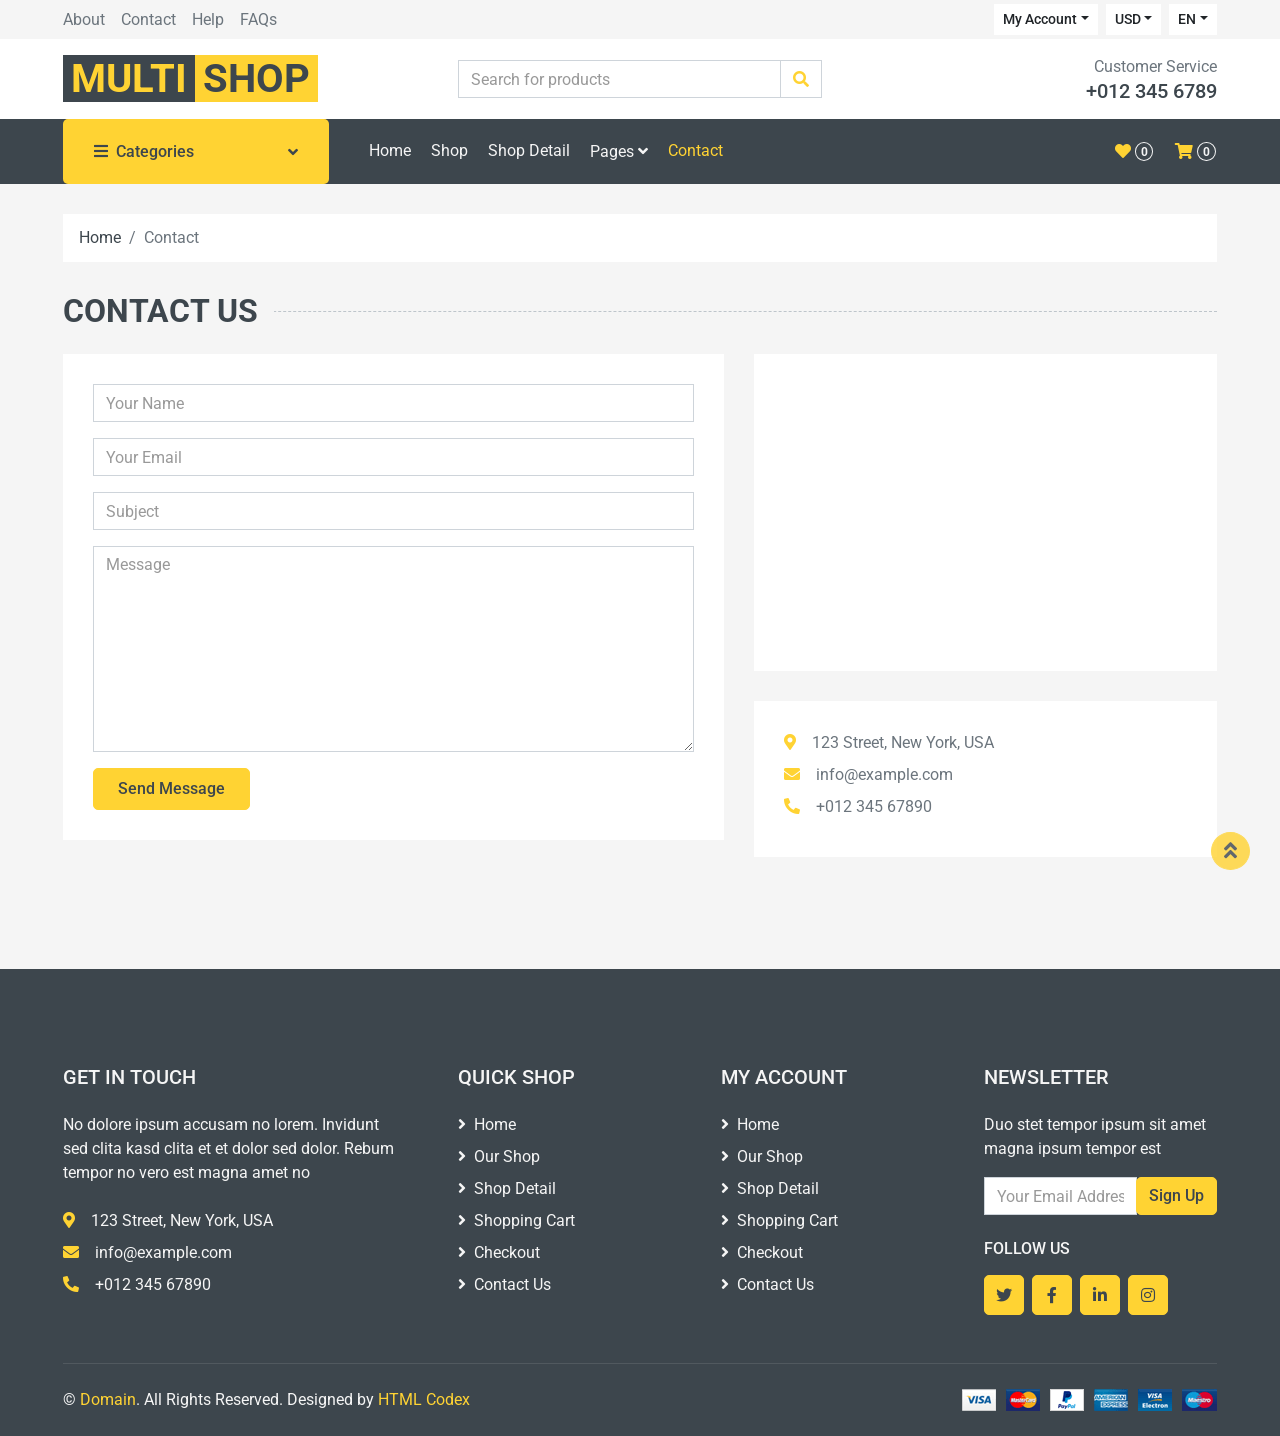
<file: UI/SwiftShop.WebUI/wwwroot/online-shop-website-template/contact.html>
<!DOCTYPE html>
<html lang="en">

<head>
    <meta charset="utf-8">
    <title>MultiShop - Online Shop Website Template</title>
    <meta content="width=device-width, initial-scale=1.0" name="viewport">
    <meta content="Free HTML Templates" name="keywords">
    <meta content="Free HTML Templates" name="description">

    <!-- Favicon -->
    <link href="img/favicon.ico" rel="icon">

    <!-- Google Web Fonts -->
    <link rel="preconnect" href="https://fonts.gstatic.com">
    <link href="https://fonts.googleapis.com/css2?family=Roboto:wght@400;500;700&display=swap" rel="stylesheet">  

    <!-- Font Awesome -->
    <link href="https://cdnjs.cloudflare.com/ajax/libs/font-awesome/5.10.0/css/all.min.css" rel="stylesheet">

    <!-- Libraries Stylesheet -->
    <link href="lib/animate/animate.min.css" rel="stylesheet">
    <link href="lib/owlcarousel/assets/owl.carousel.min.css" rel="stylesheet">

    <!-- Customized Bootstrap Stylesheet -->
    <link href="css/style.css" rel="stylesheet">
</head>

<body>
    <!-- Topbar Start -->
    <div class="container-fluid">
        <div class="row bg-secondary py-1 px-xl-5">
            <div class="col-lg-6 d-none d-lg-block">
                <div class="d-inline-flex align-items-center h-100">
                    <a class="text-body mr-3" href="">About</a>
                    <a class="text-body mr-3" href="">Contact</a>
                    <a class="text-body mr-3" href="">Help</a>
                    <a class="text-body mr-3" href="">FAQs</a>
                </div>
            </div>
            <div class="col-lg-6 text-center text-lg-right">
                <div class="d-inline-flex align-items-center">
                    <div class="btn-group">
                        <button type="button" class="btn btn-sm btn-light dropdown-toggle" data-toggle="dropdown">My Account</button>
                        <div class="dropdown-menu dropdown-menu-right">
                            <button class="dropdown-item" type="button">Sign in</button>
                            <button class="dropdown-item" type="button">Sign up</button>
                        </div>
                    </div>
                    <div class="btn-group mx-2">
                        <button type="button" class="btn btn-sm btn-light dropdown-toggle" data-toggle="dropdown">USD</button>
                        <div class="dropdown-menu dropdown-menu-right">
                            <button class="dropdown-item" type="button">EUR</button>
                            <button class="dropdown-item" type="button">GBP</button>
                            <button class="dropdown-item" type="button">CAD</button>
                        </div>
                    </div>
                    <div class="btn-group">
                        <button type="button" class="btn btn-sm btn-light dropdown-toggle" data-toggle="dropdown">EN</button>
                        <div class="dropdown-menu dropdown-menu-right">
                            <button class="dropdown-item" type="button">FR</button>
                            <button class="dropdown-item" type="button">AR</button>
                            <button class="dropdown-item" type="button">RU</button>
                        </div>
                    </div>
                </div>
                <div class="d-inline-flex align-items-center d-block d-lg-none">
                    <a href="" class="btn px-0 ml-2">
                        <i class="fas fa-heart text-dark"></i>
                        <span class="badge text-dark border border-dark rounded-circle" style="padding-bottom: 2px;">0</span>
                    </a>
                    <a href="" class="btn px-0 ml-2">
                        <i class="fas fa-shopping-cart text-dark"></i>
                        <span class="badge text-dark border border-dark rounded-circle" style="padding-bottom: 2px;">0</span>
                    </a>
                </div>
            </div>
        </div>
        <div class="row align-items-center bg-light py-3 px-xl-5 d-none d-lg-flex">
            <div class="col-lg-4">
                <a href="" class="text-decoration-none">
                    <span class="h1 text-uppercase text-primary bg-dark px-2">Multi</span>
                    <span class="h1 text-uppercase text-dark bg-primary px-2 ml-n1">Shop</span>
                </a>
            </div>
            <div class="col-lg-4 col-6 text-left">
                <form action="">
                    <div class="input-group">
                        <input type="text" class="form-control" placeholder="Search for products">
                        <div class="input-group-append">
                            <span class="input-group-text bg-transparent text-primary">
                                <i class="fa fa-search"></i>
                            </span>
                        </div>
                    </div>
                </form>
            </div>
            <div class="col-lg-4 col-6 text-right">
                <p class="m-0">Customer Service</p>
                <h5 class="m-0">+012 345 6789</h5>
            </div>
        </div>
    </div>
    <!-- Topbar End -->


    <!-- Navbar Start -->
    <div class="container-fluid bg-dark mb-30">
        <div class="row px-xl-5">
            <div class="col-lg-3 d-none d-lg-block">
                <a class="btn d-flex align-items-center justify-content-between bg-primary w-100" data-toggle="collapse" href="#navbar-vertical" style="height: 65px; padding: 0 30px;">
                    <h6 class="text-dark m-0"><i class="fa fa-bars mr-2"></i>Categories</h6>
                    <i class="fa fa-angle-down text-dark"></i>
                </a>
                <nav class="collapse position-absolute navbar navbar-vertical navbar-light align-items-start p-0 bg-light" id="navbar-vertical" style="width: calc(100% - 30px); z-index: 999;">
                    <div class="navbar-nav w-100">
                        <div class="nav-item dropdown dropright">
                            <a href="#" class="nav-link dropdown-toggle" data-toggle="dropdown">Dresses <i class="fa fa-angle-right float-right mt-1"></i></a>
                            <div class="dropdown-menu position-absolute rounded-0 border-0 m-0">
                                <a href="" class="dropdown-item">Men's Dresses</a>
                                <a href="" class="dropdown-item">Women's Dresses</a>
                                <a href="" class="dropdown-item">Baby's Dresses</a>
                            </div>
                        </div>
                        <a href="" class="nav-item nav-link">Shirts</a>
                        <a href="" class="nav-item nav-link">Jeans</a>
                        <a href="" class="nav-item nav-link">Swimwear</a>
                        <a href="" class="nav-item nav-link">Sleepwear</a>
                        <a href="" class="nav-item nav-link">Sportswear</a>
                        <a href="" class="nav-item nav-link">Jumpsuits</a>
                        <a href="" class="nav-item nav-link">Blazers</a>
                        <a href="" class="nav-item nav-link">Jackets</a>
                        <a href="" class="nav-item nav-link">Shoes</a>
                    </div>
                </nav>
            </div>
            <div class="col-lg-9">
                <nav class="navbar navbar-expand-lg bg-dark navbar-dark py-3 py-lg-0 px-0">
                    <a href="" class="text-decoration-none d-block d-lg-none">
                        <span class="h1 text-uppercase text-dark bg-light px-2">Multi</span>
                        <span class="h1 text-uppercase text-light bg-primary px-2 ml-n1">Shop</span>
                    </a>
                    <button type="button" class="navbar-toggler" data-toggle="collapse" data-target="#navbarCollapse">
                        <span class="navbar-toggler-icon"></span>
                    </button>
                    <div class="collapse navbar-collapse justify-content-between" id="navbarCollapse">
                        <div class="navbar-nav mr-auto py-0">
                            <a href="index.html" class="nav-item nav-link">Home</a>
                            <a href="shop.html" class="nav-item nav-link">Shop</a>
                            <a href="detail.html" class="nav-item nav-link">Shop Detail</a>
                            <div class="nav-item dropdown">
                                <a href="#" class="nav-link dropdown-toggle" data-toggle="dropdown">Pages <i class="fa fa-angle-down mt-1"></i></a>
                                <div class="dropdown-menu bg-primary rounded-0 border-0 m-0">
                                    <a href="cart.html" class="dropdown-item">Shopping Cart</a>
                                    <a href="checkout.html" class="dropdown-item">Checkout</a>
                                </div>
                            </div>
                            <a href="contact.html" class="nav-item nav-link active">Contact</a>
                        </div>
                        <div class="navbar-nav ml-auto py-0 d-none d-lg-block">
                            <a href="" class="btn px-0">
                                <i class="fas fa-heart text-primary"></i>
                                <span class="badge text-secondary border border-secondary rounded-circle" style="padding-bottom: 2px;">0</span>
                            </a>
                            <a href="" class="btn px-0 ml-3">
                                <i class="fas fa-shopping-cart text-primary"></i>
                                <span class="badge text-secondary border border-secondary rounded-circle" style="padding-bottom: 2px;">0</span>
                            </a>
                        </div>
                    </div>
                </nav>
            </div>
        </div>
    </div>
    <!-- Navbar End -->


    <!-- Breadcrumb Start -->
    <div class="container-fluid">
        <div class="row px-xl-5">
            <div class="col-12">
                <nav class="breadcrumb bg-light mb-30">
                    <a class="breadcrumb-item text-dark" href="#">Home</a>
                    <span class="breadcrumb-item active">Contact</span>
                </nav>
            </div>
        </div>
    </div>
    <!-- Breadcrumb End -->


    <!-- Contact Start -->
    <div class="container-fluid">
        <h2 class="section-title position-relative text-uppercase mx-xl-5 mb-4"><span class="bg-secondary pr-3">Contact Us</span></h2>
        <div class="row px-xl-5">
            <div class="col-lg-7 mb-5">
                <div class="contact-form bg-light p-30">
                    <div id="success"></div>
                    <form name="sentMessage" id="contactForm" novalidate="novalidate">
                        <div class="control-group">
                            <input type="text" class="form-control" id="name" placeholder="Your Name"
                                required="required" data-validation-required-message="Please enter your name" />
                            <p class="help-block text-danger"></p>
                        </div>
                        <div class="control-group">
                            <input type="email" class="form-control" id="email" placeholder="Your Email"
                                required="required" data-validation-required-message="Please enter your email" />
                            <p class="help-block text-danger"></p>
                        </div>
                        <div class="control-group">
                            <input type="text" class="form-control" id="subject" placeholder="Subject"
                                required="required" data-validation-required-message="Please enter a subject" />
                            <p class="help-block text-danger"></p>
                        </div>
                        <div class="control-group">
                            <textarea class="form-control" rows="8" id="message" placeholder="Message"
                                required="required"
                                data-validation-required-message="Please enter your message"></textarea>
                            <p class="help-block text-danger"></p>
                        </div>
                        <div>
                            <button class="btn btn-primary py-2 px-4" type="submit" id="sendMessageButton">Send
                                Message</button>
                        </div>
                    </form>
                </div>
            </div>
            <div class="col-lg-5 mb-5">
                <div class="bg-light p-30 mb-30">
                    <iframe style="width: 100%; height: 250px;"
                    src="https://www.google.com/maps/embed?pb=!1m18!1m12!1m3!1d3001156.4288297426!2d-78.01371936852176!3d42.72876761954724!2m3!1f0!2f0!3f0!3m2!1i1024!2i768!4f13.1!3m3!1m2!1s0x4ccc4bf0f123a5a9%3A0xddcfc6c1de189567!2sNew%20York%2C%20USA!5e0!3m2!1sen!2sbd!4v1603794290143!5m2!1sen!2sbd"
                    frameborder="0" style="border:0;" allowfullscreen="" aria-hidden="false" tabindex="0"></iframe>
                </div>
                <div class="bg-light p-30 mb-3">
                    <p class="mb-2"><i class="fa fa-map-marker-alt text-primary mr-3"></i>123 Street, New York, USA</p>
                    <p class="mb-2"><i class="fa fa-envelope text-primary mr-3"></i>info@example.com</p>
                    <p class="mb-2"><i class="fa fa-phone-alt text-primary mr-3"></i>+012 345 67890</p>
                </div>
            </div>
        </div>
    </div>
    <!-- Contact End -->


    <!-- Footer Start -->
    <div class="container-fluid bg-dark text-secondary mt-5 pt-5">
        <div class="row px-xl-5 pt-5">
            <div class="col-lg-4 col-md-12 mb-5 pr-3 pr-xl-5">
                <h5 class="text-secondary text-uppercase mb-4">Get In Touch</h5>
                <p class="mb-4">No dolore ipsum accusam no lorem. Invidunt sed clita kasd clita et et dolor sed dolor. Rebum tempor no vero est magna amet no</p>
                <p class="mb-2"><i class="fa fa-map-marker-alt text-primary mr-3"></i>123 Street, New York, USA</p>
                <p class="mb-2"><i class="fa fa-envelope text-primary mr-3"></i>info@example.com</p>
                <p class="mb-0"><i class="fa fa-phone-alt text-primary mr-3"></i>+012 345 67890</p>
            </div>
            <div class="col-lg-8 col-md-12">
                <div class="row">
                    <div class="col-md-4 mb-5">
                        <h5 class="text-secondary text-uppercase mb-4">Quick Shop</h5>
                        <div class="d-flex flex-column justify-content-start">
                            <a class="text-secondary mb-2" href="#"><i class="fa fa-angle-right mr-2"></i>Home</a>
                            <a class="text-secondary mb-2" href="#"><i class="fa fa-angle-right mr-2"></i>Our Shop</a>
                            <a class="text-secondary mb-2" href="#"><i class="fa fa-angle-right mr-2"></i>Shop Detail</a>
                            <a class="text-secondary mb-2" href="#"><i class="fa fa-angle-right mr-2"></i>Shopping Cart</a>
                            <a class="text-secondary mb-2" href="#"><i class="fa fa-angle-right mr-2"></i>Checkout</a>
                            <a class="text-secondary" href="#"><i class="fa fa-angle-right mr-2"></i>Contact Us</a>
                        </div>
                    </div>
                    <div class="col-md-4 mb-5">
                        <h5 class="text-secondary text-uppercase mb-4">My Account</h5>
                        <div class="d-flex flex-column justify-content-start">
                            <a class="text-secondary mb-2" href="#"><i class="fa fa-angle-right mr-2"></i>Home</a>
                            <a class="text-secondary mb-2" href="#"><i class="fa fa-angle-right mr-2"></i>Our Shop</a>
                            <a class="text-secondary mb-2" href="#"><i class="fa fa-angle-right mr-2"></i>Shop Detail</a>
                            <a class="text-secondary mb-2" href="#"><i class="fa fa-angle-right mr-2"></i>Shopping Cart</a>
                            <a class="text-secondary mb-2" href="#"><i class="fa fa-angle-right mr-2"></i>Checkout</a>
                            <a class="text-secondary" href="#"><i class="fa fa-angle-right mr-2"></i>Contact Us</a>
                        </div>
                    </div>
                    <div class="col-md-4 mb-5">
                        <h5 class="text-secondary text-uppercase mb-4">Newsletter</h5>
                        <p>Duo stet tempor ipsum sit amet magna ipsum tempor est</p>
                        <form action="">
                            <div class="input-group">
                                <input type="text" class="form-control" placeholder="Your Email Address">
                                <div class="input-group-append">
                                    <button class="btn btn-primary">Sign Up</button>
                                </div>
                            </div>
                        </form>
                        <h6 class="text-secondary text-uppercase mt-4 mb-3">Follow Us</h6>
                        <div class="d-flex">
                            <a class="btn btn-primary btn-square mr-2" href="#"><i class="fab fa-twitter"></i></a>
                            <a class="btn btn-primary btn-square mr-2" href="#"><i class="fab fa-facebook-f"></i></a>
                            <a class="btn btn-primary btn-square mr-2" href="#"><i class="fab fa-linkedin-in"></i></a>
                            <a class="btn btn-primary btn-square" href="#"><i class="fab fa-instagram"></i></a>
                        </div>
                    </div>
                </div>
            </div>
        </div>
        <div class="row border-top mx-xl-5 py-4" style="border-color: rgba(256, 256, 256, .1) !important;">
            <div class="col-md-6 px-xl-0">
                <p class="mb-md-0 text-center text-md-left text-secondary">
                    &copy; <a class="text-primary" href="#">Domain</a>. All Rights Reserved. Designed
                    by
                    <a class="text-primary" href="https://htmlcodex.com">HTML Codex</a>
                </p>
            </div>
            <div class="col-md-6 px-xl-0 text-center text-md-right">
                <img class="img-fluid" src="img/payments.png" alt="">
            </div>
        </div>
    </div>
    <!-- Footer End -->


    <!-- Back to Top -->
    <a href="#" class="btn btn-primary back-to-top"><i class="fa fa-angle-double-up"></i></a>


    <!-- JavaScript Libraries -->
    <script src="https://code.jquery.com/jquery-3.4.1.min.js"></script>
    <script src="https://stackpath.bootstrapcdn.com/bootstrap/4.4.1/js/bootstrap.bundle.min.js"></script>
    <script src="lib/easing/easing.min.js"></script>
    <script src="lib/owlcarousel/owl.carousel.min.js"></script>

    <!-- Contact Javascript File -->
    <script src="mail/jqBootstrapValidation.min.js"></script>
    <script src="mail/contact.js"></script>

    <!-- Template Javascript -->
    <script src="js/main.js"></script>
</body>

</html>
</file>
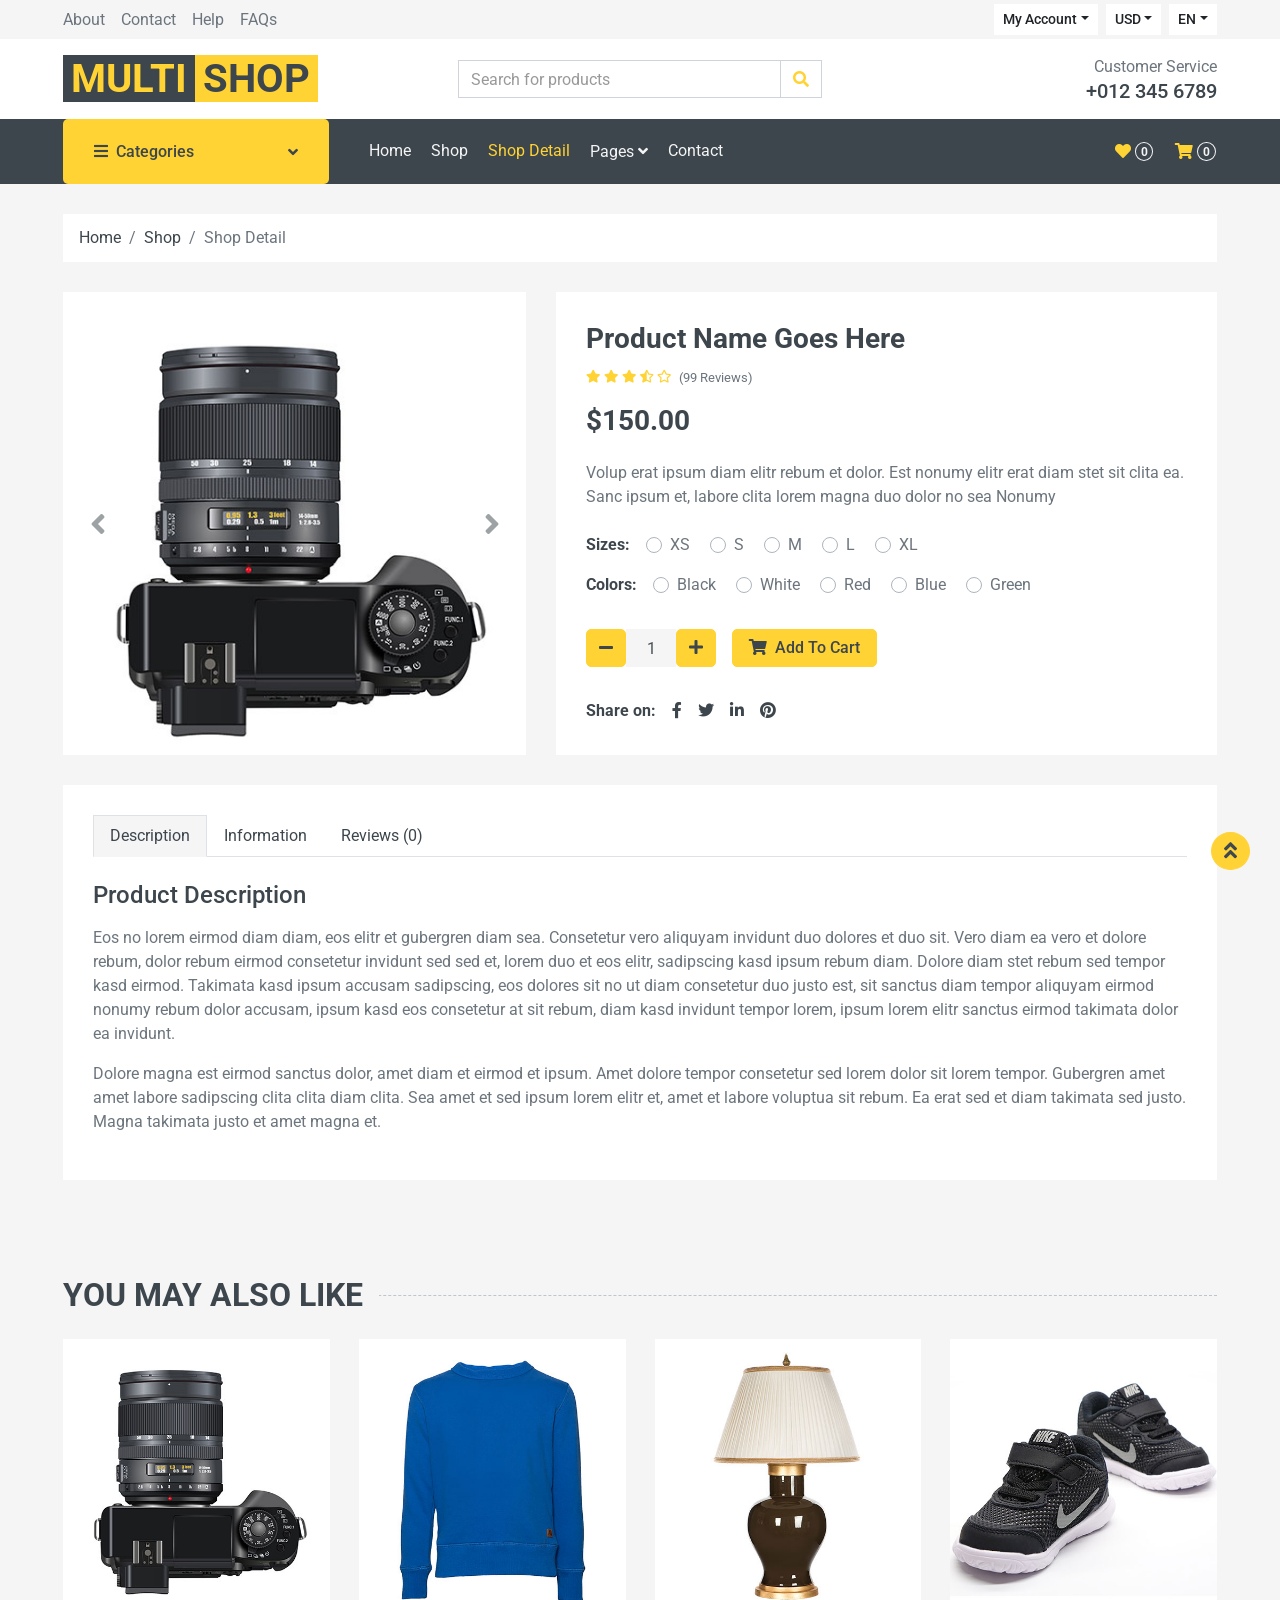
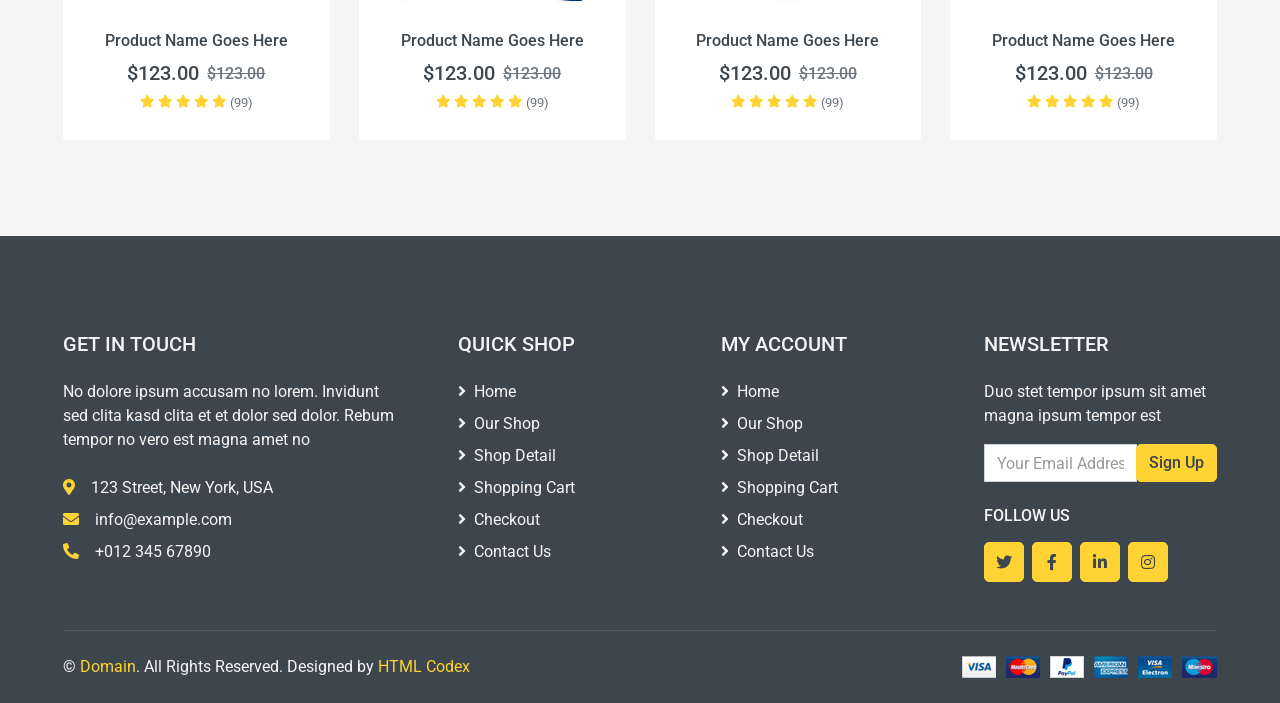
<file: UI/SwiftShop.WebUI/wwwroot/online-shop-website-template/detail.html>
<!DOCTYPE html>
<html lang="en">

<head>
    <meta charset="utf-8">
    <title>MultiShop - Online Shop Website Template</title>
    <meta content="width=device-width, initial-scale=1.0" name="viewport">
    <meta content="Free HTML Templates" name="keywords">
    <meta content="Free HTML Templates" name="description">

    <!-- Favicon -->
    <link href="img/favicon.ico" rel="icon">

    <!-- Google Web Fonts -->
    <link rel="preconnect" href="https://fonts.gstatic.com">
    <link href="https://fonts.googleapis.com/css2?family=Roboto:wght@400;500;700&display=swap" rel="stylesheet">  

    <!-- Font Awesome -->
    <link href="https://cdnjs.cloudflare.com/ajax/libs/font-awesome/5.10.0/css/all.min.css" rel="stylesheet">

    <!-- Libraries Stylesheet -->
    <link href="lib/animate/animate.min.css" rel="stylesheet">
    <link href="lib/owlcarousel/assets/owl.carousel.min.css" rel="stylesheet">

    <!-- Customized Bootstrap Stylesheet -->
    <link href="css/style.css" rel="stylesheet">
</head>

<body>
    <!-- Topbar Start -->
    <div class="container-fluid">
        <div class="row bg-secondary py-1 px-xl-5">
            <div class="col-lg-6 d-none d-lg-block">
                <div class="d-inline-flex align-items-center h-100">
                    <a class="text-body mr-3" href="">About</a>
                    <a class="text-body mr-3" href="">Contact</a>
                    <a class="text-body mr-3" href="">Help</a>
                    <a class="text-body mr-3" href="">FAQs</a>
                </div>
            </div>
            <div class="col-lg-6 text-center text-lg-right">
                <div class="d-inline-flex align-items-center">
                    <div class="btn-group">
                        <button type="button" class="btn btn-sm btn-light dropdown-toggle" data-toggle="dropdown">My Account</button>
                        <div class="dropdown-menu dropdown-menu-right">
                            <button class="dropdown-item" type="button">Sign in</button>
                            <button class="dropdown-item" type="button">Sign up</button>
                        </div>
                    </div>
                    <div class="btn-group mx-2">
                        <button type="button" class="btn btn-sm btn-light dropdown-toggle" data-toggle="dropdown">USD</button>
                        <div class="dropdown-menu dropdown-menu-right">
                            <button class="dropdown-item" type="button">EUR</button>
                            <button class="dropdown-item" type="button">GBP</button>
                            <button class="dropdown-item" type="button">CAD</button>
                        </div>
                    </div>
                    <div class="btn-group">
                        <button type="button" class="btn btn-sm btn-light dropdown-toggle" data-toggle="dropdown">EN</button>
                        <div class="dropdown-menu dropdown-menu-right">
                            <button class="dropdown-item" type="button">FR</button>
                            <button class="dropdown-item" type="button">AR</button>
                            <button class="dropdown-item" type="button">RU</button>
                        </div>
                    </div>
                </div>
                <div class="d-inline-flex align-items-center d-block d-lg-none">
                    <a href="" class="btn px-0 ml-2">
                        <i class="fas fa-heart text-dark"></i>
                        <span class="badge text-dark border border-dark rounded-circle" style="padding-bottom: 2px;">0</span>
                    </a>
                    <a href="" class="btn px-0 ml-2">
                        <i class="fas fa-shopping-cart text-dark"></i>
                        <span class="badge text-dark border border-dark rounded-circle" style="padding-bottom: 2px;">0</span>
                    </a>
                </div>
            </div>
        </div>
        <div class="row align-items-center bg-light py-3 px-xl-5 d-none d-lg-flex">
            <div class="col-lg-4">
                <a href="" class="text-decoration-none">
                    <span class="h1 text-uppercase text-primary bg-dark px-2">Multi</span>
                    <span class="h1 text-uppercase text-dark bg-primary px-2 ml-n1">Shop</span>
                </a>
            </div>
            <div class="col-lg-4 col-6 text-left">
                <form action="">
                    <div class="input-group">
                        <input type="text" class="form-control" placeholder="Search for products">
                        <div class="input-group-append">
                            <span class="input-group-text bg-transparent text-primary">
                                <i class="fa fa-search"></i>
                            </span>
                        </div>
                    </div>
                </form>
            </div>
            <div class="col-lg-4 col-6 text-right">
                <p class="m-0">Customer Service</p>
                <h5 class="m-0">+012 345 6789</h5>
            </div>
        </div>
    </div>
    <!-- Topbar End -->


    <!-- Navbar Start -->
    <div class="container-fluid bg-dark mb-30">
        <div class="row px-xl-5">
            <div class="col-lg-3 d-none d-lg-block">
                <a class="btn d-flex align-items-center justify-content-between bg-primary w-100" data-toggle="collapse" href="#navbar-vertical" style="height: 65px; padding: 0 30px;">
                    <h6 class="text-dark m-0"><i class="fa fa-bars mr-2"></i>Categories</h6>
                    <i class="fa fa-angle-down text-dark"></i>
                </a>
                <nav class="collapse position-absolute navbar navbar-vertical navbar-light align-items-start p-0 bg-light" id="navbar-vertical" style="width: calc(100% - 30px); z-index: 999;">
                    <div class="navbar-nav w-100">
                        <div class="nav-item dropdown dropright">
                            <a href="#" class="nav-link dropdown-toggle" data-toggle="dropdown">Dresses <i class="fa fa-angle-right float-right mt-1"></i></a>
                            <div class="dropdown-menu position-absolute rounded-0 border-0 m-0">
                                <a href="" class="dropdown-item">Men's Dresses</a>
                                <a href="" class="dropdown-item">Women's Dresses</a>
                                <a href="" class="dropdown-item">Baby's Dresses</a>
                            </div>
                        </div>
                        <a href="" class="nav-item nav-link">Shirts</a>
                        <a href="" class="nav-item nav-link">Jeans</a>
                        <a href="" class="nav-item nav-link">Swimwear</a>
                        <a href="" class="nav-item nav-link">Sleepwear</a>
                        <a href="" class="nav-item nav-link">Sportswear</a>
                        <a href="" class="nav-item nav-link">Jumpsuits</a>
                        <a href="" class="nav-item nav-link">Blazers</a>
                        <a href="" class="nav-item nav-link">Jackets</a>
                        <a href="" class="nav-item nav-link">Shoes</a>
                    </div>
                </nav>
            </div>
            <div class="col-lg-9">
                <nav class="navbar navbar-expand-lg bg-dark navbar-dark py-3 py-lg-0 px-0">
                    <a href="" class="text-decoration-none d-block d-lg-none">
                        <span class="h1 text-uppercase text-dark bg-light px-2">Multi</span>
                        <span class="h1 text-uppercase text-light bg-primary px-2 ml-n1">Shop</span>
                    </a>
                    <button type="button" class="navbar-toggler" data-toggle="collapse" data-target="#navbarCollapse">
                        <span class="navbar-toggler-icon"></span>
                    </button>
                    <div class="collapse navbar-collapse justify-content-between" id="navbarCollapse">
                        <div class="navbar-nav mr-auto py-0">
                            <a href="index.html" class="nav-item nav-link">Home</a>
                            <a href="shop.html" class="nav-item nav-link">Shop</a>
                            <a href="detail.html" class="nav-item nav-link active">Shop Detail</a>
                            <div class="nav-item dropdown">
                                <a href="#" class="nav-link dropdown-toggle" data-toggle="dropdown">Pages <i class="fa fa-angle-down mt-1"></i></a>
                                <div class="dropdown-menu bg-primary rounded-0 border-0 m-0">
                                    <a href="cart.html" class="dropdown-item">Shopping Cart</a>
                                    <a href="checkout.html" class="dropdown-item">Checkout</a>
                                </div>
                            </div>
                            <a href="contact.html" class="nav-item nav-link">Contact</a>
                        </div>
                        <div class="navbar-nav ml-auto py-0 d-none d-lg-block">
                            <a href="" class="btn px-0">
                                <i class="fas fa-heart text-primary"></i>
                                <span class="badge text-secondary border border-secondary rounded-circle" style="padding-bottom: 2px;">0</span>
                            </a>
                            <a href="" class="btn px-0 ml-3">
                                <i class="fas fa-shopping-cart text-primary"></i>
                                <span class="badge text-secondary border border-secondary rounded-circle" style="padding-bottom: 2px;">0</span>
                            </a>
                        </div>
                    </div>
                </nav>
            </div>
        </div>
    </div>
    <!-- Navbar End -->


    <!-- Breadcrumb Start -->
    <div class="container-fluid">
        <div class="row px-xl-5">
            <div class="col-12">
                <nav class="breadcrumb bg-light mb-30">
                    <a class="breadcrumb-item text-dark" href="#">Home</a>
                    <a class="breadcrumb-item text-dark" href="#">Shop</a>
                    <span class="breadcrumb-item active">Shop Detail</span>
                </nav>
            </div>
        </div>
    </div>
    <!-- Breadcrumb End -->


    <!-- Shop Detail Start -->
    <div class="container-fluid pb-5">
        <div class="row px-xl-5">
            <div class="col-lg-5 mb-30">
                <div id="product-carousel" class="carousel slide" data-ride="carousel">
                    <div class="carousel-inner bg-light">
                        <div class="carousel-item active">
                            <img class="w-100 h-100" src="img/product-1.jpg" alt="Image">
                        </div>
                        <div class="carousel-item">
                            <img class="w-100 h-100" src="img/product-2.jpg" alt="Image">
                        </div>
                        <div class="carousel-item">
                            <img class="w-100 h-100" src="img/product-3.jpg" alt="Image">
                        </div>
                        <div class="carousel-item">
                            <img class="w-100 h-100" src="img/product-4.jpg" alt="Image">
                        </div>
                    </div>
                    <a class="carousel-control-prev" href="#product-carousel" data-slide="prev">
                        <i class="fa fa-2x fa-angle-left text-dark"></i>
                    </a>
                    <a class="carousel-control-next" href="#product-carousel" data-slide="next">
                        <i class="fa fa-2x fa-angle-right text-dark"></i>
                    </a>
                </div>
            </div>

            <div class="col-lg-7 h-auto mb-30">
                <div class="h-100 bg-light p-30">
                    <h3>Product Name Goes Here</h3>
                    <div class="d-flex mb-3">
                        <div class="text-primary mr-2">
                            <small class="fas fa-star"></small>
                            <small class="fas fa-star"></small>
                            <small class="fas fa-star"></small>
                            <small class="fas fa-star-half-alt"></small>
                            <small class="far fa-star"></small>
                        </div>
                        <small class="pt-1">(99 Reviews)</small>
                    </div>
                    <h3 class="font-weight-semi-bold mb-4">$150.00</h3>
                    <p class="mb-4">Volup erat ipsum diam elitr rebum et dolor. Est nonumy elitr erat diam stet sit
                        clita ea. Sanc ipsum et, labore clita lorem magna duo dolor no sea
                        Nonumy</p>
                    <div class="d-flex mb-3">
                        <strong class="text-dark mr-3">Sizes:</strong>
                        <form>
                            <div class="custom-control custom-radio custom-control-inline">
                                <input type="radio" class="custom-control-input" id="size-1" name="size">
                                <label class="custom-control-label" for="size-1">XS</label>
                            </div>
                            <div class="custom-control custom-radio custom-control-inline">
                                <input type="radio" class="custom-control-input" id="size-2" name="size">
                                <label class="custom-control-label" for="size-2">S</label>
                            </div>
                            <div class="custom-control custom-radio custom-control-inline">
                                <input type="radio" class="custom-control-input" id="size-3" name="size">
                                <label class="custom-control-label" for="size-3">M</label>
                            </div>
                            <div class="custom-control custom-radio custom-control-inline">
                                <input type="radio" class="custom-control-input" id="size-4" name="size">
                                <label class="custom-control-label" for="size-4">L</label>
                            </div>
                            <div class="custom-control custom-radio custom-control-inline">
                                <input type="radio" class="custom-control-input" id="size-5" name="size">
                                <label class="custom-control-label" for="size-5">XL</label>
                            </div>
                        </form>
                    </div>
                    <div class="d-flex mb-4">
                        <strong class="text-dark mr-3">Colors:</strong>
                        <form>
                            <div class="custom-control custom-radio custom-control-inline">
                                <input type="radio" class="custom-control-input" id="color-1" name="color">
                                <label class="custom-control-label" for="color-1">Black</label>
                            </div>
                            <div class="custom-control custom-radio custom-control-inline">
                                <input type="radio" class="custom-control-input" id="color-2" name="color">
                                <label class="custom-control-label" for="color-2">White</label>
                            </div>
                            <div class="custom-control custom-radio custom-control-inline">
                                <input type="radio" class="custom-control-input" id="color-3" name="color">
                                <label class="custom-control-label" for="color-3">Red</label>
                            </div>
                            <div class="custom-control custom-radio custom-control-inline">
                                <input type="radio" class="custom-control-input" id="color-4" name="color">
                                <label class="custom-control-label" for="color-4">Blue</label>
                            </div>
                            <div class="custom-control custom-radio custom-control-inline">
                                <input type="radio" class="custom-control-input" id="color-5" name="color">
                                <label class="custom-control-label" for="color-5">Green</label>
                            </div>
                        </form>
                    </div>
                    <div class="d-flex align-items-center mb-4 pt-2">
                        <div class="input-group quantity mr-3" style="width: 130px;">
                            <div class="input-group-btn">
                                <button class="btn btn-primary btn-minus">
                                    <i class="fa fa-minus"></i>
                                </button>
                            </div>
                            <input type="text" class="form-control bg-secondary border-0 text-center" value="1">
                            <div class="input-group-btn">
                                <button class="btn btn-primary btn-plus">
                                    <i class="fa fa-plus"></i>
                                </button>
                            </div>
                        </div>
                        <button class="btn btn-primary px-3"><i class="fa fa-shopping-cart mr-1"></i> Add To
                            Cart</button>
                    </div>
                    <div class="d-flex pt-2">
                        <strong class="text-dark mr-2">Share on:</strong>
                        <div class="d-inline-flex">
                            <a class="text-dark px-2" href="">
                                <i class="fab fa-facebook-f"></i>
                            </a>
                            <a class="text-dark px-2" href="">
                                <i class="fab fa-twitter"></i>
                            </a>
                            <a class="text-dark px-2" href="">
                                <i class="fab fa-linkedin-in"></i>
                            </a>
                            <a class="text-dark px-2" href="">
                                <i class="fab fa-pinterest"></i>
                            </a>
                        </div>
                    </div>
                </div>
            </div>
        </div>
        <div class="row px-xl-5">
            <div class="col">
                <div class="bg-light p-30">
                    <div class="nav nav-tabs mb-4">
                        <a class="nav-item nav-link text-dark active" data-toggle="tab" href="#tab-pane-1">Description</a>
                        <a class="nav-item nav-link text-dark" data-toggle="tab" href="#tab-pane-2">Information</a>
                        <a class="nav-item nav-link text-dark" data-toggle="tab" href="#tab-pane-3">Reviews (0)</a>
                    </div>
                    <div class="tab-content">
                        <div class="tab-pane fade show active" id="tab-pane-1">
                            <h4 class="mb-3">Product Description</h4>
                            <p>Eos no lorem eirmod diam diam, eos elitr et gubergren diam sea. Consetetur vero aliquyam invidunt duo dolores et duo sit. Vero diam ea vero et dolore rebum, dolor rebum eirmod consetetur invidunt sed sed et, lorem duo et eos elitr, sadipscing kasd ipsum rebum diam. Dolore diam stet rebum sed tempor kasd eirmod. Takimata kasd ipsum accusam sadipscing, eos dolores sit no ut diam consetetur duo justo est, sit sanctus diam tempor aliquyam eirmod nonumy rebum dolor accusam, ipsum kasd eos consetetur at sit rebum, diam kasd invidunt tempor lorem, ipsum lorem elitr sanctus eirmod takimata dolor ea invidunt.</p>
                            <p>Dolore magna est eirmod sanctus dolor, amet diam et eirmod et ipsum. Amet dolore tempor consetetur sed lorem dolor sit lorem tempor. Gubergren amet amet labore sadipscing clita clita diam clita. Sea amet et sed ipsum lorem elitr et, amet et labore voluptua sit rebum. Ea erat sed et diam takimata sed justo. Magna takimata justo et amet magna et.</p>
                        </div>
                        <div class="tab-pane fade" id="tab-pane-2">
                            <h4 class="mb-3">Additional Information</h4>
                            <p>Eos no lorem eirmod diam diam, eos elitr et gubergren diam sea. Consetetur vero aliquyam invidunt duo dolores et duo sit. Vero diam ea vero et dolore rebum, dolor rebum eirmod consetetur invidunt sed sed et, lorem duo et eos elitr, sadipscing kasd ipsum rebum diam. Dolore diam stet rebum sed tempor kasd eirmod. Takimata kasd ipsum accusam sadipscing, eos dolores sit no ut diam consetetur duo justo est, sit sanctus diam tempor aliquyam eirmod nonumy rebum dolor accusam, ipsum kasd eos consetetur at sit rebum, diam kasd invidunt tempor lorem, ipsum lorem elitr sanctus eirmod takimata dolor ea invidunt.</p>
                            <div class="row">
                                <div class="col-md-6">
                                    <ul class="list-group list-group-flush">
                                        <li class="list-group-item px-0">
                                            Sit erat duo lorem duo ea consetetur, et eirmod takimata.
                                        </li>
                                        <li class="list-group-item px-0">
                                            Amet kasd gubergren sit sanctus et lorem eos sadipscing at.
                                        </li>
                                        <li class="list-group-item px-0">
                                            Duo amet accusam eirmod nonumy stet et et stet eirmod.
                                        </li>
                                        <li class="list-group-item px-0">
                                            Takimata ea clita labore amet ipsum erat justo voluptua. Nonumy.
                                        </li>
                                      </ul> 
                                </div>
                                <div class="col-md-6">
                                    <ul class="list-group list-group-flush">
                                        <li class="list-group-item px-0">
                                            Sit erat duo lorem duo ea consetetur, et eirmod takimata.
                                        </li>
                                        <li class="list-group-item px-0">
                                            Amet kasd gubergren sit sanctus et lorem eos sadipscing at.
                                        </li>
                                        <li class="list-group-item px-0">
                                            Duo amet accusam eirmod nonumy stet et et stet eirmod.
                                        </li>
                                        <li class="list-group-item px-0">
                                            Takimata ea clita labore amet ipsum erat justo voluptua. Nonumy.
                                        </li>
                                      </ul> 
                                </div>
                            </div>
                        </div>
                        <div class="tab-pane fade" id="tab-pane-3">
                            <div class="row">
                                <div class="col-md-6">
                                    <h4 class="mb-4">1 review for "Product Name"</h4>
                                    <div class="media mb-4">
                                        <img src="img/user.jpg" alt="Image" class="img-fluid mr-3 mt-1" style="width: 45px;">
                                        <div class="media-body">
                                            <h6>John Doe<small> - <i>01 Jan 2045</i></small></h6>
                                            <div class="text-primary mb-2">
                                                <i class="fas fa-star"></i>
                                                <i class="fas fa-star"></i>
                                                <i class="fas fa-star"></i>
                                                <i class="fas fa-star-half-alt"></i>
                                                <i class="far fa-star"></i>
                                            </div>
                                            <p>Diam amet duo labore stet elitr ea clita ipsum, tempor labore accusam ipsum et no at. Kasd diam tempor rebum magna dolores sed sed eirmod ipsum.</p>
                                        </div>
                                    </div>
                                </div>
                                <div class="col-md-6">
                                    <h4 class="mb-4">Leave a review</h4>
                                    <small>Your email address will not be published. Required fields are marked *</small>
                                    <div class="d-flex my-3">
                                        <p class="mb-0 mr-2">Your Rating * :</p>
                                        <div class="text-primary">
                                            <i class="far fa-star"></i>
                                            <i class="far fa-star"></i>
                                            <i class="far fa-star"></i>
                                            <i class="far fa-star"></i>
                                            <i class="far fa-star"></i>
                                        </div>
                                    </div>
                                    <form>
                                        <div class="form-group">
                                            <label for="message">Your Review *</label>
                                            <textarea id="message" cols="30" rows="5" class="form-control"></textarea>
                                        </div>
                                        <div class="form-group">
                                            <label for="name">Your Name *</label>
                                            <input type="text" class="form-control" id="name">
                                        </div>
                                        <div class="form-group">
                                            <label for="email">Your Email *</label>
                                            <input type="email" class="form-control" id="email">
                                        </div>
                                        <div class="form-group mb-0">
                                            <input type="submit" value="Leave Your Review" class="btn btn-primary px-3">
                                        </div>
                                    </form>
                                </div>
                            </div>
                        </div>
                    </div>
                </div>
            </div>
        </div>
    </div>
    <!-- Shop Detail End -->


    <!-- Products Start -->
    <div class="container-fluid py-5">
        <h2 class="section-title position-relative text-uppercase mx-xl-5 mb-4"><span class="bg-secondary pr-3">You May Also Like</span></h2>
        <div class="row px-xl-5">
            <div class="col">
                <div class="owl-carousel related-carousel">
                    <div class="product-item bg-light">
                        <div class="product-img position-relative overflow-hidden">
                            <img class="img-fluid w-100" src="img/product-1.jpg" alt="">
                            <div class="product-action">
                                <a class="btn btn-outline-dark btn-square" href=""><i class="fa fa-shopping-cart"></i></a>
                                <a class="btn btn-outline-dark btn-square" href=""><i class="far fa-heart"></i></a>
                                <a class="btn btn-outline-dark btn-square" href=""><i class="fa fa-sync-alt"></i></a>
                                <a class="btn btn-outline-dark btn-square" href=""><i class="fa fa-search"></i></a>
                            </div>
                        </div>
                        <div class="text-center py-4">
                            <a class="h6 text-decoration-none text-truncate" href="">Product Name Goes Here</a>
                            <div class="d-flex align-items-center justify-content-center mt-2">
                                <h5>$123.00</h5><h6 class="text-muted ml-2"><del>$123.00</del></h6>
                            </div>
                            <div class="d-flex align-items-center justify-content-center mb-1">
                                <small class="fa fa-star text-primary mr-1"></small>
                                <small class="fa fa-star text-primary mr-1"></small>
                                <small class="fa fa-star text-primary mr-1"></small>
                                <small class="fa fa-star text-primary mr-1"></small>
                                <small class="fa fa-star text-primary mr-1"></small>
                                <small>(99)</small>
                            </div>
                        </div>
                    </div>
                    <div class="product-item bg-light">
                        <div class="product-img position-relative overflow-hidden">
                            <img class="img-fluid w-100" src="img/product-2.jpg" alt="">
                            <div class="product-action">
                                <a class="btn btn-outline-dark btn-square" href=""><i class="fa fa-shopping-cart"></i></a>
                                <a class="btn btn-outline-dark btn-square" href=""><i class="far fa-heart"></i></a>
                                <a class="btn btn-outline-dark btn-square" href=""><i class="fa fa-sync-alt"></i></a>
                                <a class="btn btn-outline-dark btn-square" href=""><i class="fa fa-search"></i></a>
                            </div>
                        </div>
                        <div class="text-center py-4">
                            <a class="h6 text-decoration-none text-truncate" href="">Product Name Goes Here</a>
                            <div class="d-flex align-items-center justify-content-center mt-2">
                                <h5>$123.00</h5><h6 class="text-muted ml-2"><del>$123.00</del></h6>
                            </div>
                            <div class="d-flex align-items-center justify-content-center mb-1">
                                <small class="fa fa-star text-primary mr-1"></small>
                                <small class="fa fa-star text-primary mr-1"></small>
                                <small class="fa fa-star text-primary mr-1"></small>
                                <small class="fa fa-star text-primary mr-1"></small>
                                <small class="fa fa-star text-primary mr-1"></small>
                                <small>(99)</small>
                            </div>
                        </div>
                    </div>
                    <div class="product-item bg-light">
                        <div class="product-img position-relative overflow-hidden">
                            <img class="img-fluid w-100" src="img/product-3.jpg" alt="">
                            <div class="product-action">
                                <a class="btn btn-outline-dark btn-square" href=""><i class="fa fa-shopping-cart"></i></a>
                                <a class="btn btn-outline-dark btn-square" href=""><i class="far fa-heart"></i></a>
                                <a class="btn btn-outline-dark btn-square" href=""><i class="fa fa-sync-alt"></i></a>
                                <a class="btn btn-outline-dark btn-square" href=""><i class="fa fa-search"></i></a>
                            </div>
                        </div>
                        <div class="text-center py-4">
                            <a class="h6 text-decoration-none text-truncate" href="">Product Name Goes Here</a>
                            <div class="d-flex align-items-center justify-content-center mt-2">
                                <h5>$123.00</h5><h6 class="text-muted ml-2"><del>$123.00</del></h6>
                            </div>
                            <div class="d-flex align-items-center justify-content-center mb-1">
                                <small class="fa fa-star text-primary mr-1"></small>
                                <small class="fa fa-star text-primary mr-1"></small>
                                <small class="fa fa-star text-primary mr-1"></small>
                                <small class="fa fa-star text-primary mr-1"></small>
                                <small class="fa fa-star text-primary mr-1"></small>
                                <small>(99)</small>
                            </div>
                        </div>
                    </div>
                    <div class="product-item bg-light">
                        <div class="product-img position-relative overflow-hidden">
                            <img class="img-fluid w-100" src="img/product-4.jpg" alt="">
                            <div class="product-action">
                                <a class="btn btn-outline-dark btn-square" href=""><i class="fa fa-shopping-cart"></i></a>
                                <a class="btn btn-outline-dark btn-square" href=""><i class="far fa-heart"></i></a>
                                <a class="btn btn-outline-dark btn-square" href=""><i class="fa fa-sync-alt"></i></a>
                                <a class="btn btn-outline-dark btn-square" href=""><i class="fa fa-search"></i></a>
                            </div>
                        </div>
                        <div class="text-center py-4">
                            <a class="h6 text-decoration-none text-truncate" href="">Product Name Goes Here</a>
                            <div class="d-flex align-items-center justify-content-center mt-2">
                                <h5>$123.00</h5><h6 class="text-muted ml-2"><del>$123.00</del></h6>
                            </div>
                            <div class="d-flex align-items-center justify-content-center mb-1">
                                <small class="fa fa-star text-primary mr-1"></small>
                                <small class="fa fa-star text-primary mr-1"></small>
                                <small class="fa fa-star text-primary mr-1"></small>
                                <small class="fa fa-star text-primary mr-1"></small>
                                <small class="fa fa-star text-primary mr-1"></small>
                                <small>(99)</small>
                            </div>
                        </div>
                    </div>
                    <div class="product-item bg-light">
                        <div class="product-img position-relative overflow-hidden">
                            <img class="img-fluid w-100" src="img/product-5.jpg" alt="">
                            <div class="product-action">
                                <a class="btn btn-outline-dark btn-square" href=""><i class="fa fa-shopping-cart"></i></a>
                                <a class="btn btn-outline-dark btn-square" href=""><i class="far fa-heart"></i></a>
                                <a class="btn btn-outline-dark btn-square" href=""><i class="fa fa-sync-alt"></i></a>
                                <a class="btn btn-outline-dark btn-square" href=""><i class="fa fa-search"></i></a>
                            </div>
                        </div>
                        <div class="text-center py-4">
                            <a class="h6 text-decoration-none text-truncate" href="">Product Name Goes Here</a>
                            <div class="d-flex align-items-center justify-content-center mt-2">
                                <h5>$123.00</h5><h6 class="text-muted ml-2"><del>$123.00</del></h6>
                            </div>
                            <div class="d-flex align-items-center justify-content-center mb-1">
                                <small class="fa fa-star text-primary mr-1"></small>
                                <small class="fa fa-star text-primary mr-1"></small>
                                <small class="fa fa-star text-primary mr-1"></small>
                                <small class="fa fa-star text-primary mr-1"></small>
                                <small class="fa fa-star text-primary mr-1"></small>
                                <small>(99)</small>
                            </div>
                        </div>
                    </div>
                </div>
            </div>
        </div>
    </div>
    <!-- Products End -->


    <!-- Footer Start -->
    <div class="container-fluid bg-dark text-secondary mt-5 pt-5">
        <div class="row px-xl-5 pt-5">
            <div class="col-lg-4 col-md-12 mb-5 pr-3 pr-xl-5">
                <h5 class="text-secondary text-uppercase mb-4">Get In Touch</h5>
                <p class="mb-4">No dolore ipsum accusam no lorem. Invidunt sed clita kasd clita et et dolor sed dolor. Rebum tempor no vero est magna amet no</p>
                <p class="mb-2"><i class="fa fa-map-marker-alt text-primary mr-3"></i>123 Street, New York, USA</p>
                <p class="mb-2"><i class="fa fa-envelope text-primary mr-3"></i>info@example.com</p>
                <p class="mb-0"><i class="fa fa-phone-alt text-primary mr-3"></i>+012 345 67890</p>
            </div>
            <div class="col-lg-8 col-md-12">
                <div class="row">
                    <div class="col-md-4 mb-5">
                        <h5 class="text-secondary text-uppercase mb-4">Quick Shop</h5>
                        <div class="d-flex flex-column justify-content-start">
                            <a class="text-secondary mb-2" href="#"><i class="fa fa-angle-right mr-2"></i>Home</a>
                            <a class="text-secondary mb-2" href="#"><i class="fa fa-angle-right mr-2"></i>Our Shop</a>
                            <a class="text-secondary mb-2" href="#"><i class="fa fa-angle-right mr-2"></i>Shop Detail</a>
                            <a class="text-secondary mb-2" href="#"><i class="fa fa-angle-right mr-2"></i>Shopping Cart</a>
                            <a class="text-secondary mb-2" href="#"><i class="fa fa-angle-right mr-2"></i>Checkout</a>
                            <a class="text-secondary" href="#"><i class="fa fa-angle-right mr-2"></i>Contact Us</a>
                        </div>
                    </div>
                    <div class="col-md-4 mb-5">
                        <h5 class="text-secondary text-uppercase mb-4">My Account</h5>
                        <div class="d-flex flex-column justify-content-start">
                            <a class="text-secondary mb-2" href="#"><i class="fa fa-angle-right mr-2"></i>Home</a>
                            <a class="text-secondary mb-2" href="#"><i class="fa fa-angle-right mr-2"></i>Our Shop</a>
                            <a class="text-secondary mb-2" href="#"><i class="fa fa-angle-right mr-2"></i>Shop Detail</a>
                            <a class="text-secondary mb-2" href="#"><i class="fa fa-angle-right mr-2"></i>Shopping Cart</a>
                            <a class="text-secondary mb-2" href="#"><i class="fa fa-angle-right mr-2"></i>Checkout</a>
                            <a class="text-secondary" href="#"><i class="fa fa-angle-right mr-2"></i>Contact Us</a>
                        </div>
                    </div>
                    <div class="col-md-4 mb-5">
                        <h5 class="text-secondary text-uppercase mb-4">Newsletter</h5>
                        <p>Duo stet tempor ipsum sit amet magna ipsum tempor est</p>
                        <form action="">
                            <div class="input-group">
                                <input type="text" class="form-control" placeholder="Your Email Address">
                                <div class="input-group-append">
                                    <button class="btn btn-primary">Sign Up</button>
                                </div>
                            </div>
                        </form>
                        <h6 class="text-secondary text-uppercase mt-4 mb-3">Follow Us</h6>
                        <div class="d-flex">
                            <a class="btn btn-primary btn-square mr-2" href="#"><i class="fab fa-twitter"></i></a>
                            <a class="btn btn-primary btn-square mr-2" href="#"><i class="fab fa-facebook-f"></i></a>
                            <a class="btn btn-primary btn-square mr-2" href="#"><i class="fab fa-linkedin-in"></i></a>
                            <a class="btn btn-primary btn-square" href="#"><i class="fab fa-instagram"></i></a>
                        </div>
                    </div>
                </div>
            </div>
        </div>
        <div class="row border-top mx-xl-5 py-4" style="border-color: rgba(256, 256, 256, .1) !important;">
            <div class="col-md-6 px-xl-0">
                <p class="mb-md-0 text-center text-md-left text-secondary">
                    &copy; <a class="text-primary" href="#">Domain</a>. All Rights Reserved. Designed
                    by
                    <a class="text-primary" href="https://htmlcodex.com">HTML Codex</a>
                </p>
            </div>
            <div class="col-md-6 px-xl-0 text-center text-md-right">
                <img class="img-fluid" src="img/payments.png" alt="">
            </div>
        </div>
    </div>
    <!-- Footer End -->


    <!-- Back to Top -->
    <a href="#" class="btn btn-primary back-to-top"><i class="fa fa-angle-double-up"></i></a>


    <!-- JavaScript Libraries -->
    <script src="https://code.jquery.com/jquery-3.4.1.min.js"></script>
    <script src="https://stackpath.bootstrapcdn.com/bootstrap/4.4.1/js/bootstrap.bundle.min.js"></script>
    <script src="lib/easing/easing.min.js"></script>
    <script src="lib/owlcarousel/owl.carousel.min.js"></script>

    <!-- Contact Javascript File -->
    <script src="mail/jqBootstrapValidation.min.js"></script>
    <script src="mail/contact.js"></script>

    <!-- Template Javascript -->
    <script src="js/main.js"></script>
</body>

</html>
</file>
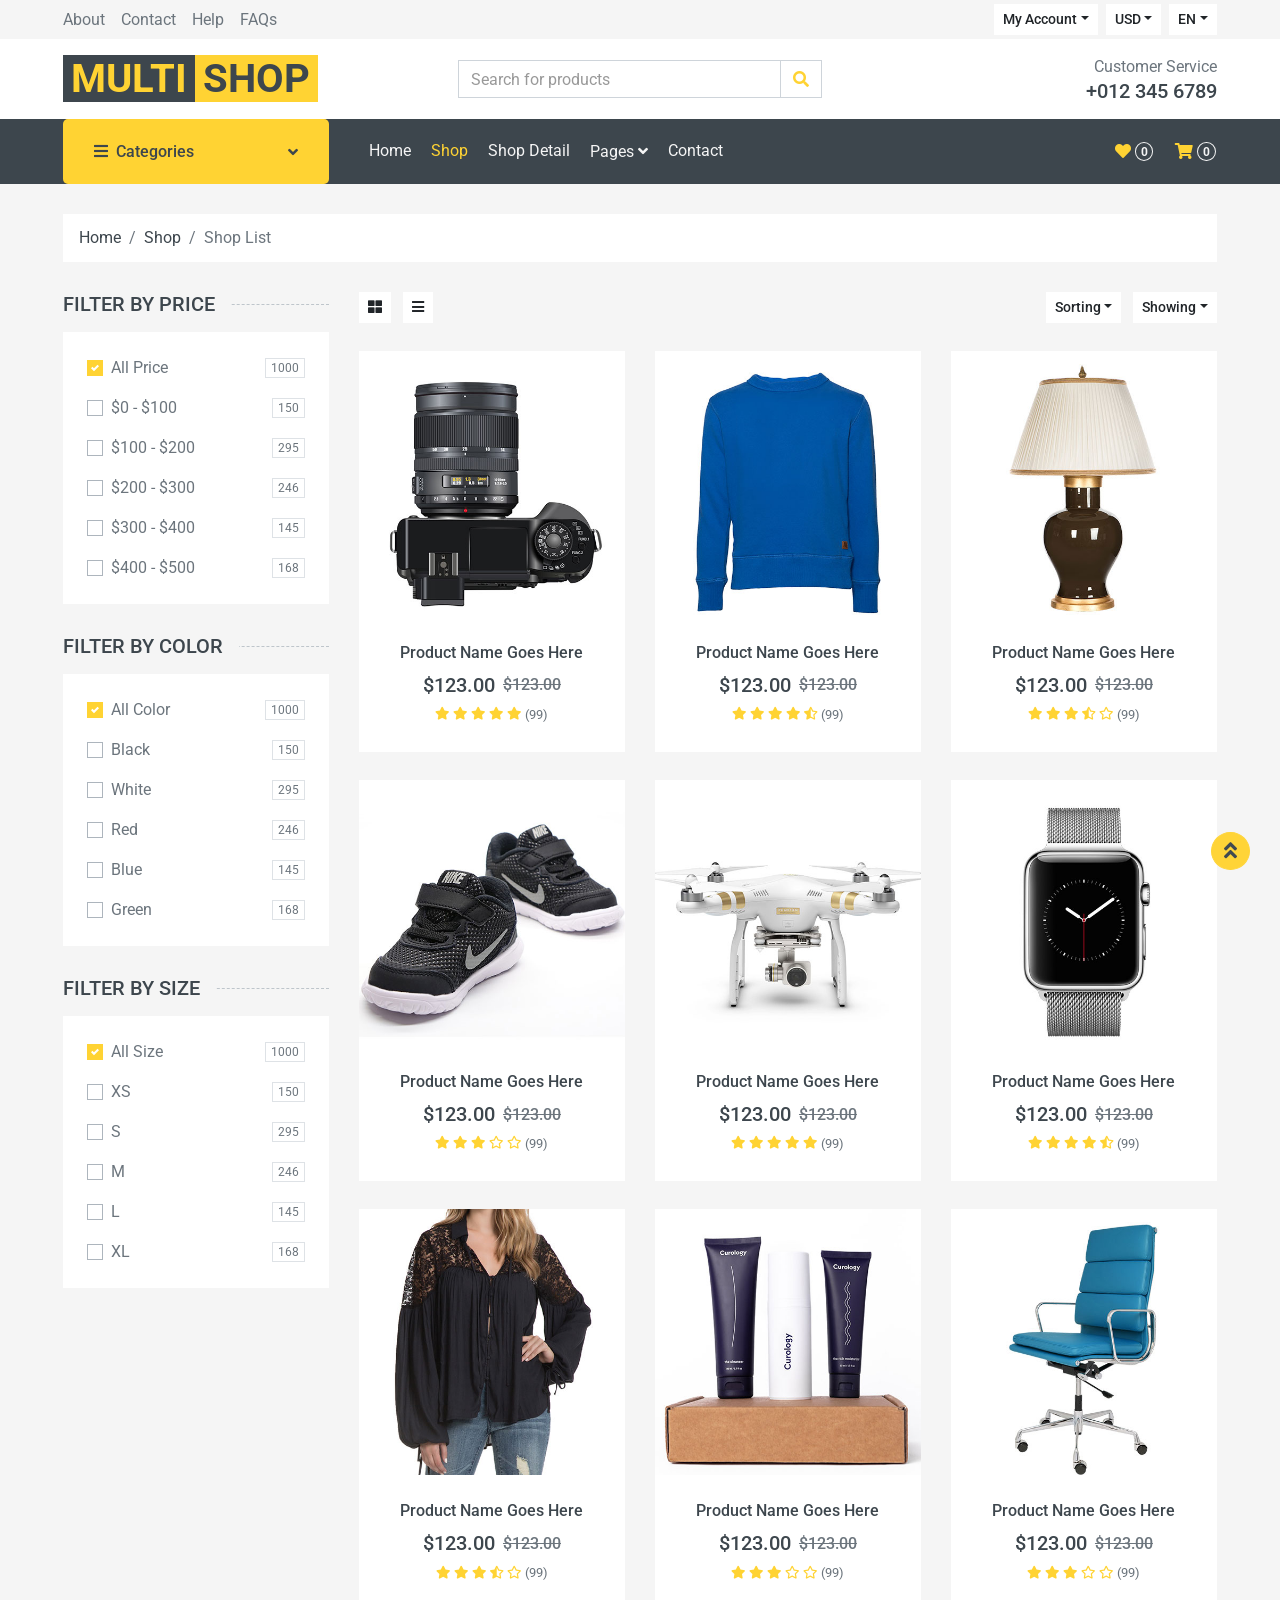
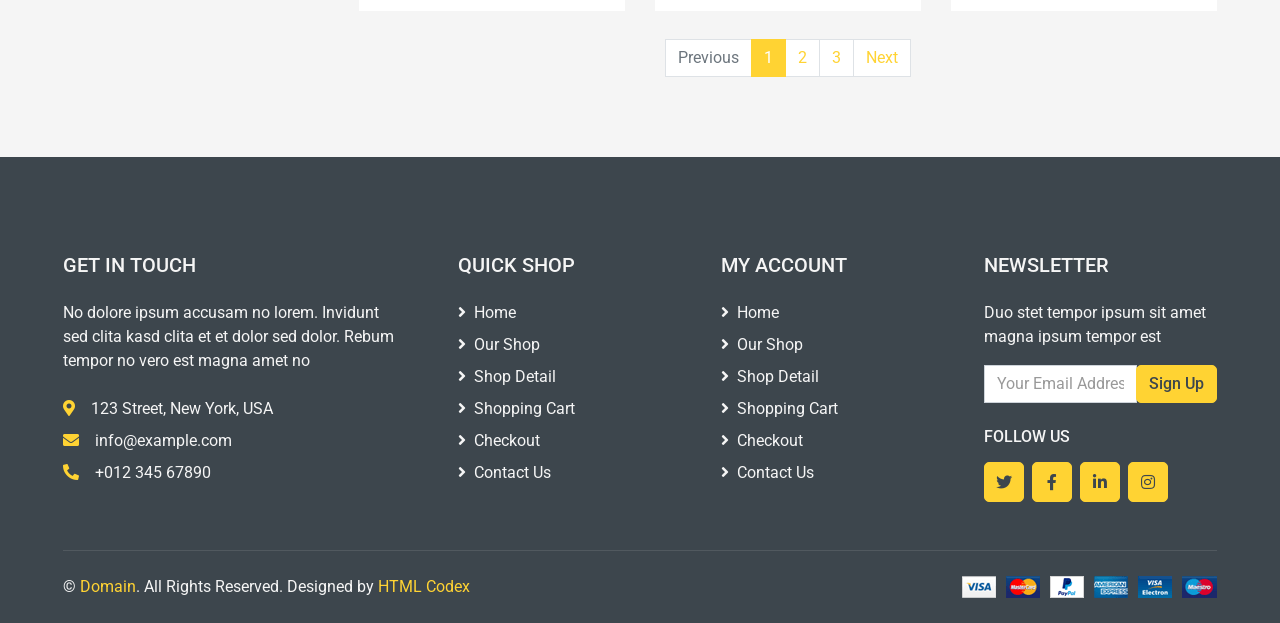
<file: UI/SwiftShop.WebUI/wwwroot/online-shop-website-template/shop.html>
<!DOCTYPE html>
<html lang="en">

<head>
    <meta charset="utf-8">
    <title>MultiShop - Online Shop Website Template</title>
    <meta content="width=device-width, initial-scale=1.0" name="viewport">
    <meta content="Free HTML Templates" name="keywords">
    <meta content="Free HTML Templates" name="description">

    <!-- Favicon -->
    <link href="img/favicon.ico" rel="icon">

    <!-- Google Web Fonts -->
    <link rel="preconnect" href="https://fonts.gstatic.com">
    <link href="https://fonts.googleapis.com/css2?family=Roboto:wght@400;500;700&display=swap" rel="stylesheet">  

    <!-- Font Awesome -->
    <link href="https://cdnjs.cloudflare.com/ajax/libs/font-awesome/5.10.0/css/all.min.css" rel="stylesheet">

    <!-- Libraries Stylesheet -->
    <link href="lib/animate/animate.min.css" rel="stylesheet">
    <link href="lib/owlcarousel/assets/owl.carousel.min.css" rel="stylesheet">

    <!-- Customized Bootstrap Stylesheet -->
    <link href="css/style.css" rel="stylesheet">
</head>

<body>
    <!-- Topbar Start -->
    <div class="container-fluid">
        <div class="row bg-secondary py-1 px-xl-5">
            <div class="col-lg-6 d-none d-lg-block">
                <div class="d-inline-flex align-items-center h-100">
                    <a class="text-body mr-3" href="">About</a>
                    <a class="text-body mr-3" href="">Contact</a>
                    <a class="text-body mr-3" href="">Help</a>
                    <a class="text-body mr-3" href="">FAQs</a>
                </div>
            </div>
            <div class="col-lg-6 text-center text-lg-right">
                <div class="d-inline-flex align-items-center">
                    <div class="btn-group">
                        <button type="button" class="btn btn-sm btn-light dropdown-toggle" data-toggle="dropdown">My Account</button>
                        <div class="dropdown-menu dropdown-menu-right">
                            <button class="dropdown-item" type="button">Sign in</button>
                            <button class="dropdown-item" type="button">Sign up</button>
                        </div>
                    </div>
                    <div class="btn-group mx-2">
                        <button type="button" class="btn btn-sm btn-light dropdown-toggle" data-toggle="dropdown">USD</button>
                        <div class="dropdown-menu dropdown-menu-right">
                            <button class="dropdown-item" type="button">EUR</button>
                            <button class="dropdown-item" type="button">GBP</button>
                            <button class="dropdown-item" type="button">CAD</button>
                        </div>
                    </div>
                    <div class="btn-group">
                        <button type="button" class="btn btn-sm btn-light dropdown-toggle" data-toggle="dropdown">EN</button>
                        <div class="dropdown-menu dropdown-menu-right">
                            <button class="dropdown-item" type="button">FR</button>
                            <button class="dropdown-item" type="button">AR</button>
                            <button class="dropdown-item" type="button">RU</button>
                        </div>
                    </div>
                </div>
                <div class="d-inline-flex align-items-center d-block d-lg-none">
                    <a href="" class="btn px-0 ml-2">
                        <i class="fas fa-heart text-dark"></i>
                        <span class="badge text-dark border border-dark rounded-circle" style="padding-bottom: 2px;">0</span>
                    </a>
                    <a href="" class="btn px-0 ml-2">
                        <i class="fas fa-shopping-cart text-dark"></i>
                        <span class="badge text-dark border border-dark rounded-circle" style="padding-bottom: 2px;">0</span>
                    </a>
                </div>
            </div>
        </div>
        <div class="row align-items-center bg-light py-3 px-xl-5 d-none d-lg-flex">
            <div class="col-lg-4">
                <a href="" class="text-decoration-none">
                    <span class="h1 text-uppercase text-primary bg-dark px-2">Multi</span>
                    <span class="h1 text-uppercase text-dark bg-primary px-2 ml-n1">Shop</span>
                </a>
            </div>
            <div class="col-lg-4 col-6 text-left">
                <form action="">
                    <div class="input-group">
                        <input type="text" class="form-control" placeholder="Search for products">
                        <div class="input-group-append">
                            <span class="input-group-text bg-transparent text-primary">
                                <i class="fa fa-search"></i>
                            </span>
                        </div>
                    </div>
                </form>
            </div>
            <div class="col-lg-4 col-6 text-right">
                <p class="m-0">Customer Service</p>
                <h5 class="m-0">+012 345 6789</h5>
            </div>
        </div>
    </div>
    <!-- Topbar End -->


    <!-- Navbar Start -->
    <div class="container-fluid bg-dark mb-30">
        <div class="row px-xl-5">
            <div class="col-lg-3 d-none d-lg-block">
                <a class="btn d-flex align-items-center justify-content-between bg-primary w-100" data-toggle="collapse" href="#navbar-vertical" style="height: 65px; padding: 0 30px;">
                    <h6 class="text-dark m-0"><i class="fa fa-bars mr-2"></i>Categories</h6>
                    <i class="fa fa-angle-down text-dark"></i>
                </a>
                <nav class="collapse position-absolute navbar navbar-vertical navbar-light align-items-start p-0 bg-light" id="navbar-vertical" style="width: calc(100% - 30px); z-index: 999;">
                    <div class="navbar-nav w-100">
                        <div class="nav-item dropdown dropright">
                            <a href="#" class="nav-link dropdown-toggle" data-toggle="dropdown">Dresses <i class="fa fa-angle-right float-right mt-1"></i></a>
                            <div class="dropdown-menu position-absolute rounded-0 border-0 m-0">
                                <a href="" class="dropdown-item">Men's Dresses</a>
                                <a href="" class="dropdown-item">Women's Dresses</a>
                                <a href="" class="dropdown-item">Baby's Dresses</a>
                            </div>
                        </div>
                        <a href="" class="nav-item nav-link">Shirts</a>
                        <a href="" class="nav-item nav-link">Jeans</a>
                        <a href="" class="nav-item nav-link">Swimwear</a>
                        <a href="" class="nav-item nav-link">Sleepwear</a>
                        <a href="" class="nav-item nav-link">Sportswear</a>
                        <a href="" class="nav-item nav-link">Jumpsuits</a>
                        <a href="" class="nav-item nav-link">Blazers</a>
                        <a href="" class="nav-item nav-link">Jackets</a>
                        <a href="" class="nav-item nav-link">Shoes</a>
                    </div>
                </nav>
            </div>
            <div class="col-lg-9">
                <nav class="navbar navbar-expand-lg bg-dark navbar-dark py-3 py-lg-0 px-0">
                    <a href="" class="text-decoration-none d-block d-lg-none">
                        <span class="h1 text-uppercase text-dark bg-light px-2">Multi</span>
                        <span class="h1 text-uppercase text-light bg-primary px-2 ml-n1">Shop</span>
                    </a>
                    <button type="button" class="navbar-toggler" data-toggle="collapse" data-target="#navbarCollapse">
                        <span class="navbar-toggler-icon"></span>
                    </button>
                    <div class="collapse navbar-collapse justify-content-between" id="navbarCollapse">
                        <div class="navbar-nav mr-auto py-0">
                            <a href="index.html" class="nav-item nav-link">Home</a>
                            <a href="shop.html" class="nav-item nav-link active">Shop</a>
                            <a href="detail.html" class="nav-item nav-link">Shop Detail</a>
                            <div class="nav-item dropdown">
                                <a href="#" class="nav-link dropdown-toggle" data-toggle="dropdown">Pages <i class="fa fa-angle-down mt-1"></i></a>
                                <div class="dropdown-menu bg-primary rounded-0 border-0 m-0">
                                    <a href="cart.html" class="dropdown-item">Shopping Cart</a>
                                    <a href="checkout.html" class="dropdown-item">Checkout</a>
                                </div>
                            </div>
                            <a href="contact.html" class="nav-item nav-link">Contact</a>
                        </div>
                        <div class="navbar-nav ml-auto py-0 d-none d-lg-block">
                            <a href="" class="btn px-0">
                                <i class="fas fa-heart text-primary"></i>
                                <span class="badge text-secondary border border-secondary rounded-circle" style="padding-bottom: 2px;">0</span>
                            </a>
                            <a href="" class="btn px-0 ml-3">
                                <i class="fas fa-shopping-cart text-primary"></i>
                                <span class="badge text-secondary border border-secondary rounded-circle" style="padding-bottom: 2px;">0</span>
                            </a>
                        </div>
                    </div>
                </nav>
            </div>
        </div>
    </div>
    <!-- Navbar End -->


    <!-- Breadcrumb Start -->
    <div class="container-fluid">
        <div class="row px-xl-5">
            <div class="col-12">
                <nav class="breadcrumb bg-light mb-30">
                    <a class="breadcrumb-item text-dark" href="#">Home</a>
                    <a class="breadcrumb-item text-dark" href="#">Shop</a>
                    <span class="breadcrumb-item active">Shop List</span>
                </nav>
            </div>
        </div>
    </div>
    <!-- Breadcrumb End -->


    <!-- Shop Start -->
    <div class="container-fluid">
        <div class="row px-xl-5">
            <!-- Shop Sidebar Start -->
            <div class="col-lg-3 col-md-4">
                <!-- Price Start -->
                <h5 class="section-title position-relative text-uppercase mb-3"><span class="bg-secondary pr-3">Filter by price</span></h5>
                <div class="bg-light p-4 mb-30">
                    <form>
                        <div class="custom-control custom-checkbox d-flex align-items-center justify-content-between mb-3">
                            <input type="checkbox" class="custom-control-input" checked id="price-all">
                            <label class="custom-control-label" for="price-all">All Price</label>
                            <span class="badge border font-weight-normal">1000</span>
                        </div>
                        <div class="custom-control custom-checkbox d-flex align-items-center justify-content-between mb-3">
                            <input type="checkbox" class="custom-control-input" id="price-1">
                            <label class="custom-control-label" for="price-1">$0 - $100</label>
                            <span class="badge border font-weight-normal">150</span>
                        </div>
                        <div class="custom-control custom-checkbox d-flex align-items-center justify-content-between mb-3">
                            <input type="checkbox" class="custom-control-input" id="price-2">
                            <label class="custom-control-label" for="price-2">$100 - $200</label>
                            <span class="badge border font-weight-normal">295</span>
                        </div>
                        <div class="custom-control custom-checkbox d-flex align-items-center justify-content-between mb-3">
                            <input type="checkbox" class="custom-control-input" id="price-3">
                            <label class="custom-control-label" for="price-3">$200 - $300</label>
                            <span class="badge border font-weight-normal">246</span>
                        </div>
                        <div class="custom-control custom-checkbox d-flex align-items-center justify-content-between mb-3">
                            <input type="checkbox" class="custom-control-input" id="price-4">
                            <label class="custom-control-label" for="price-4">$300 - $400</label>
                            <span class="badge border font-weight-normal">145</span>
                        </div>
                        <div class="custom-control custom-checkbox d-flex align-items-center justify-content-between">
                            <input type="checkbox" class="custom-control-input" id="price-5">
                            <label class="custom-control-label" for="price-5">$400 - $500</label>
                            <span class="badge border font-weight-normal">168</span>
                        </div>
                    </form>
                </div>
                <!-- Price End -->
                
                <!-- Color Start -->
                <h5 class="section-title position-relative text-uppercase mb-3"><span class="bg-secondary pr-3">Filter by color</span></h5>
                <div class="bg-light p-4 mb-30">
                    <form>
                        <div class="custom-control custom-checkbox d-flex align-items-center justify-content-between mb-3">
                            <input type="checkbox" class="custom-control-input" checked id="color-all">
                            <label class="custom-control-label" for="price-all">All Color</label>
                            <span class="badge border font-weight-normal">1000</span>
                        </div>
                        <div class="custom-control custom-checkbox d-flex align-items-center justify-content-between mb-3">
                            <input type="checkbox" class="custom-control-input" id="color-1">
                            <label class="custom-control-label" for="color-1">Black</label>
                            <span class="badge border font-weight-normal">150</span>
                        </div>
                        <div class="custom-control custom-checkbox d-flex align-items-center justify-content-between mb-3">
                            <input type="checkbox" class="custom-control-input" id="color-2">
                            <label class="custom-control-label" for="color-2">White</label>
                            <span class="badge border font-weight-normal">295</span>
                        </div>
                        <div class="custom-control custom-checkbox d-flex align-items-center justify-content-between mb-3">
                            <input type="checkbox" class="custom-control-input" id="color-3">
                            <label class="custom-control-label" for="color-3">Red</label>
                            <span class="badge border font-weight-normal">246</span>
                        </div>
                        <div class="custom-control custom-checkbox d-flex align-items-center justify-content-between mb-3">
                            <input type="checkbox" class="custom-control-input" id="color-4">
                            <label class="custom-control-label" for="color-4">Blue</label>
                            <span class="badge border font-weight-normal">145</span>
                        </div>
                        <div class="custom-control custom-checkbox d-flex align-items-center justify-content-between">
                            <input type="checkbox" class="custom-control-input" id="color-5">
                            <label class="custom-control-label" for="color-5">Green</label>
                            <span class="badge border font-weight-normal">168</span>
                        </div>
                    </form>
                </div>
                <!-- Color End -->

                <!-- Size Start -->
                <h5 class="section-title position-relative text-uppercase mb-3"><span class="bg-secondary pr-3">Filter by size</span></h5>
                <div class="bg-light p-4 mb-30">
                    <form>
                        <div class="custom-control custom-checkbox d-flex align-items-center justify-content-between mb-3">
                            <input type="checkbox" class="custom-control-input" checked id="size-all">
                            <label class="custom-control-label" for="size-all">All Size</label>
                            <span class="badge border font-weight-normal">1000</span>
                        </div>
                        <div class="custom-control custom-checkbox d-flex align-items-center justify-content-between mb-3">
                            <input type="checkbox" class="custom-control-input" id="size-1">
                            <label class="custom-control-label" for="size-1">XS</label>
                            <span class="badge border font-weight-normal">150</span>
                        </div>
                        <div class="custom-control custom-checkbox d-flex align-items-center justify-content-between mb-3">
                            <input type="checkbox" class="custom-control-input" id="size-2">
                            <label class="custom-control-label" for="size-2">S</label>
                            <span class="badge border font-weight-normal">295</span>
                        </div>
                        <div class="custom-control custom-checkbox d-flex align-items-center justify-content-between mb-3">
                            <input type="checkbox" class="custom-control-input" id="size-3">
                            <label class="custom-control-label" for="size-3">M</label>
                            <span class="badge border font-weight-normal">246</span>
                        </div>
                        <div class="custom-control custom-checkbox d-flex align-items-center justify-content-between mb-3">
                            <input type="checkbox" class="custom-control-input" id="size-4">
                            <label class="custom-control-label" for="size-4">L</label>
                            <span class="badge border font-weight-normal">145</span>
                        </div>
                        <div class="custom-control custom-checkbox d-flex align-items-center justify-content-between">
                            <input type="checkbox" class="custom-control-input" id="size-5">
                            <label class="custom-control-label" for="size-5">XL</label>
                            <span class="badge border font-weight-normal">168</span>
                        </div>
                    </form>
                </div>
                <!-- Size End -->
            </div>
            <!-- Shop Sidebar End -->


            <!-- Shop Product Start -->
            <div class="col-lg-9 col-md-8">
                <div class="row pb-3">
                    <div class="col-12 pb-1">
                        <div class="d-flex align-items-center justify-content-between mb-4">
                            <div>
                                <button class="btn btn-sm btn-light"><i class="fa fa-th-large"></i></button>
                                <button class="btn btn-sm btn-light ml-2"><i class="fa fa-bars"></i></button>
                            </div>
                            <div class="ml-2">
                                <div class="btn-group">
                                    <button type="button" class="btn btn-sm btn-light dropdown-toggle" data-toggle="dropdown">Sorting</button>
                                    <div class="dropdown-menu dropdown-menu-right">
                                        <a class="dropdown-item" href="#">Latest</a>
                                        <a class="dropdown-item" href="#">Popularity</a>
                                        <a class="dropdown-item" href="#">Best Rating</a>
                                    </div>
                                </div>
                                <div class="btn-group ml-2">
                                    <button type="button" class="btn btn-sm btn-light dropdown-toggle" data-toggle="dropdown">Showing</button>
                                    <div class="dropdown-menu dropdown-menu-right">
                                        <a class="dropdown-item" href="#">10</a>
                                        <a class="dropdown-item" href="#">20</a>
                                        <a class="dropdown-item" href="#">30</a>
                                    </div>
                                </div>
                            </div>
                        </div>
                    </div>
                    <div class="col-lg-4 col-md-6 col-sm-6 pb-1">
                        <div class="product-item bg-light mb-4">
                            <div class="product-img position-relative overflow-hidden">
                                <img class="img-fluid w-100" src="img/product-1.jpg" alt="">
                                <div class="product-action">
                                    <a class="btn btn-outline-dark btn-square" href=""><i class="fa fa-shopping-cart"></i></a>
                                    <a class="btn btn-outline-dark btn-square" href=""><i class="far fa-heart"></i></a>
                                    <a class="btn btn-outline-dark btn-square" href=""><i class="fa fa-sync-alt"></i></a>
                                    <a class="btn btn-outline-dark btn-square" href=""><i class="fa fa-search"></i></a>
                                </div>
                            </div>
                            <div class="text-center py-4">
                                <a class="h6 text-decoration-none text-truncate" href="">Product Name Goes Here</a>
                                <div class="d-flex align-items-center justify-content-center mt-2">
                                    <h5>$123.00</h5><h6 class="text-muted ml-2"><del>$123.00</del></h6>
                                </div>
                                <div class="d-flex align-items-center justify-content-center mb-1">
                                    <small class="fa fa-star text-primary mr-1"></small>
                                    <small class="fa fa-star text-primary mr-1"></small>
                                    <small class="fa fa-star text-primary mr-1"></small>
                                    <small class="fa fa-star text-primary mr-1"></small>
                                    <small class="fa fa-star text-primary mr-1"></small>
                                    <small>(99)</small>
                                </div>
                            </div>
                        </div>
                    </div>
                    <div class="col-lg-4 col-md-6 col-sm-6 pb-1">
                        <div class="product-item bg-light mb-4">
                            <div class="product-img position-relative overflow-hidden">
                                <img class="img-fluid w-100" src="img/product-2.jpg" alt="">
                                <div class="product-action">
                                    <a class="btn btn-outline-dark btn-square" href=""><i class="fa fa-shopping-cart"></i></a>
                                    <a class="btn btn-outline-dark btn-square" href=""><i class="far fa-heart"></i></a>
                                    <a class="btn btn-outline-dark btn-square" href=""><i class="fa fa-sync-alt"></i></a>
                                    <a class="btn btn-outline-dark btn-square" href=""><i class="fa fa-search"></i></a>
                                </div>
                            </div>
                            <div class="text-center py-4">
                                <a class="h6 text-decoration-none text-truncate" href="">Product Name Goes Here</a>
                                <div class="d-flex align-items-center justify-content-center mt-2">
                                    <h5>$123.00</h5><h6 class="text-muted ml-2"><del>$123.00</del></h6>
                                </div>
                                <div class="d-flex align-items-center justify-content-center mb-1">
                                    <small class="fa fa-star text-primary mr-1"></small>
                                    <small class="fa fa-star text-primary mr-1"></small>
                                    <small class="fa fa-star text-primary mr-1"></small>
                                    <small class="fa fa-star text-primary mr-1"></small>
                                    <small class="fa fa-star-half-alt text-primary mr-1"></small>
                                    <small>(99)</small>
                                </div>
                            </div>
                        </div>
                    </div>
                    <div class="col-lg-4 col-md-6 col-sm-6 pb-1">
                        <div class="product-item bg-light mb-4">
                            <div class="product-img position-relative overflow-hidden">
                                <img class="img-fluid w-100" src="img/product-3.jpg" alt="">
                                <div class="product-action">
                                    <a class="btn btn-outline-dark btn-square" href=""><i class="fa fa-shopping-cart"></i></a>
                                    <a class="btn btn-outline-dark btn-square" href=""><i class="far fa-heart"></i></a>
                                    <a class="btn btn-outline-dark btn-square" href=""><i class="fa fa-sync-alt"></i></a>
                                    <a class="btn btn-outline-dark btn-square" href=""><i class="fa fa-search"></i></a>
                                </div>
                            </div>
                            <div class="text-center py-4">
                                <a class="h6 text-decoration-none text-truncate" href="">Product Name Goes Here</a>
                                <div class="d-flex align-items-center justify-content-center mt-2">
                                    <h5>$123.00</h5><h6 class="text-muted ml-2"><del>$123.00</del></h6>
                                </div>
                                <div class="d-flex align-items-center justify-content-center mb-1">
                                    <small class="fa fa-star text-primary mr-1"></small>
                                    <small class="fa fa-star text-primary mr-1"></small>
                                    <small class="fa fa-star text-primary mr-1"></small>
                                    <small class="fa fa-star-half-alt text-primary mr-1"></small>
                                    <small class="far fa-star text-primary mr-1"></small>
                                    <small>(99)</small>
                                </div>
                            </div>
                        </div>
                    </div>
                    <div class="col-lg-4 col-md-6 col-sm-6 pb-1">
                        <div class="product-item bg-light mb-4">
                            <div class="product-img position-relative overflow-hidden">
                                <img class="img-fluid w-100" src="img/product-4.jpg" alt="">
                                <div class="product-action">
                                    <a class="btn btn-outline-dark btn-square" href=""><i class="fa fa-shopping-cart"></i></a>
                                    <a class="btn btn-outline-dark btn-square" href=""><i class="far fa-heart"></i></a>
                                    <a class="btn btn-outline-dark btn-square" href=""><i class="fa fa-sync-alt"></i></a>
                                    <a class="btn btn-outline-dark btn-square" href=""><i class="fa fa-search"></i></a>
                                </div>
                            </div>
                            <div class="text-center py-4">
                                <a class="h6 text-decoration-none text-truncate" href="">Product Name Goes Here</a>
                                <div class="d-flex align-items-center justify-content-center mt-2">
                                    <h5>$123.00</h5><h6 class="text-muted ml-2"><del>$123.00</del></h6>
                                </div>
                                <div class="d-flex align-items-center justify-content-center mb-1">
                                    <small class="fa fa-star text-primary mr-1"></small>
                                    <small class="fa fa-star text-primary mr-1"></small>
                                    <small class="fa fa-star text-primary mr-1"></small>
                                    <small class="far fa-star text-primary mr-1"></small>
                                    <small class="far fa-star text-primary mr-1"></small>
                                    <small>(99)</small>
                                </div>
                            </div>
                        </div>
                    </div>
                    <div class="col-lg-4 col-md-6 col-sm-6 pb-1">
                        <div class="product-item bg-light mb-4">
                            <div class="product-img position-relative overflow-hidden">
                                <img class="img-fluid w-100" src="img/product-5.jpg" alt="">
                                <div class="product-action">
                                    <a class="btn btn-outline-dark btn-square" href=""><i class="fa fa-shopping-cart"></i></a>
                                    <a class="btn btn-outline-dark btn-square" href=""><i class="far fa-heart"></i></a>
                                    <a class="btn btn-outline-dark btn-square" href=""><i class="fa fa-sync-alt"></i></a>
                                    <a class="btn btn-outline-dark btn-square" href=""><i class="fa fa-search"></i></a>
                                </div>
                            </div>
                            <div class="text-center py-4">
                                <a class="h6 text-decoration-none text-truncate" href="">Product Name Goes Here</a>
                                <div class="d-flex align-items-center justify-content-center mt-2">
                                    <h5>$123.00</h5><h6 class="text-muted ml-2"><del>$123.00</del></h6>
                                </div>
                                <div class="d-flex align-items-center justify-content-center mb-1">
                                    <small class="fa fa-star text-primary mr-1"></small>
                                    <small class="fa fa-star text-primary mr-1"></small>
                                    <small class="fa fa-star text-primary mr-1"></small>
                                    <small class="fa fa-star text-primary mr-1"></small>
                                    <small class="fa fa-star text-primary mr-1"></small>
                                    <small>(99)</small>
                                </div>
                            </div>
                        </div>
                    </div>
                    <div class="col-lg-4 col-md-6 col-sm-6 pb-1">
                        <div class="product-item bg-light mb-4">
                            <div class="product-img position-relative overflow-hidden">
                                <img class="img-fluid w-100" src="img/product-6.jpg" alt="">
                                <div class="product-action">
                                    <a class="btn btn-outline-dark btn-square" href=""><i class="fa fa-shopping-cart"></i></a>
                                    <a class="btn btn-outline-dark btn-square" href=""><i class="far fa-heart"></i></a>
                                    <a class="btn btn-outline-dark btn-square" href=""><i class="fa fa-sync-alt"></i></a>
                                    <a class="btn btn-outline-dark btn-square" href=""><i class="fa fa-search"></i></a>
                                </div>
                            </div>
                            <div class="text-center py-4">
                                <a class="h6 text-decoration-none text-truncate" href="">Product Name Goes Here</a>
                                <div class="d-flex align-items-center justify-content-center mt-2">
                                    <h5>$123.00</h5><h6 class="text-muted ml-2"><del>$123.00</del></h6>
                                </div>
                                <div class="d-flex align-items-center justify-content-center mb-1">
                                    <small class="fa fa-star text-primary mr-1"></small>
                                    <small class="fa fa-star text-primary mr-1"></small>
                                    <small class="fa fa-star text-primary mr-1"></small>
                                    <small class="fa fa-star text-primary mr-1"></small>
                                    <small class="fa fa-star-half-alt text-primary mr-1"></small>
                                    <small>(99)</small>
                                </div>
                            </div>
                        </div>
                    </div>
                    <div class="col-lg-4 col-md-6 col-sm-6 pb-1">
                        <div class="product-item bg-light mb-4">
                            <div class="product-img position-relative overflow-hidden">
                                <img class="img-fluid w-100" src="img/product-7.jpg" alt="">
                                <div class="product-action">
                                    <a class="btn btn-outline-dark btn-square" href=""><i class="fa fa-shopping-cart"></i></a>
                                    <a class="btn btn-outline-dark btn-square" href=""><i class="far fa-heart"></i></a>
                                    <a class="btn btn-outline-dark btn-square" href=""><i class="fa fa-sync-alt"></i></a>
                                    <a class="btn btn-outline-dark btn-square" href=""><i class="fa fa-search"></i></a>
                                </div>
                            </div>
                            <div class="text-center py-4">
                                <a class="h6 text-decoration-none text-truncate" href="">Product Name Goes Here</a>
                                <div class="d-flex align-items-center justify-content-center mt-2">
                                    <h5>$123.00</h5><h6 class="text-muted ml-2"><del>$123.00</del></h6>
                                </div>
                                <div class="d-flex align-items-center justify-content-center mb-1">
                                    <small class="fa fa-star text-primary mr-1"></small>
                                    <small class="fa fa-star text-primary mr-1"></small>
                                    <small class="fa fa-star text-primary mr-1"></small>
                                    <small class="fa fa-star-half-alt text-primary mr-1"></small>
                                    <small class="far fa-star text-primary mr-1"></small>
                                    <small>(99)</small>
                                </div>
                            </div>
                        </div>
                    </div>
                    <div class="col-lg-4 col-md-6 col-sm-6 pb-1">
                        <div class="product-item bg-light mb-4">
                            <div class="product-img position-relative overflow-hidden">
                                <img class="img-fluid w-100" src="img/product-8.jpg" alt="">
                                <div class="product-action">
                                    <a class="btn btn-outline-dark btn-square" href=""><i class="fa fa-shopping-cart"></i></a>
                                    <a class="btn btn-outline-dark btn-square" href=""><i class="far fa-heart"></i></a>
                                    <a class="btn btn-outline-dark btn-square" href=""><i class="fa fa-sync-alt"></i></a>
                                    <a class="btn btn-outline-dark btn-square" href=""><i class="fa fa-search"></i></a>
                                </div>
                            </div>
                            <div class="text-center py-4">
                                <a class="h6 text-decoration-none text-truncate" href="">Product Name Goes Here</a>
                                <div class="d-flex align-items-center justify-content-center mt-2">
                                    <h5>$123.00</h5><h6 class="text-muted ml-2"><del>$123.00</del></h6>
                                </div>
                                <div class="d-flex align-items-center justify-content-center mb-1">
                                    <small class="fa fa-star text-primary mr-1"></small>
                                    <small class="fa fa-star text-primary mr-1"></small>
                                    <small class="fa fa-star text-primary mr-1"></small>
                                    <small class="far fa-star text-primary mr-1"></small>
                                    <small class="far fa-star text-primary mr-1"></small>
                                    <small>(99)</small>
                                </div>
                            </div>
                        </div>
                    </div>
                    <div class="col-lg-4 col-md-6 col-sm-6 pb-1">
                        <div class="product-item bg-light mb-4">
                            <div class="product-img position-relative overflow-hidden">
                                <img class="img-fluid w-100" src="img/product-9.jpg" alt="">
                                <div class="product-action">
                                    <a class="btn btn-outline-dark btn-square" href=""><i class="fa fa-shopping-cart"></i></a>
                                    <a class="btn btn-outline-dark btn-square" href=""><i class="far fa-heart"></i></a>
                                    <a class="btn btn-outline-dark btn-square" href=""><i class="fa fa-sync-alt"></i></a>
                                    <a class="btn btn-outline-dark btn-square" href=""><i class="fa fa-search"></i></a>
                                </div>
                            </div>
                            <div class="text-center py-4">
                                <a class="h6 text-decoration-none text-truncate" href="">Product Name Goes Here</a>
                                <div class="d-flex align-items-center justify-content-center mt-2">
                                    <h5>$123.00</h5><h6 class="text-muted ml-2"><del>$123.00</del></h6>
                                </div>
                                <div class="d-flex align-items-center justify-content-center mb-1">
                                    <small class="fa fa-star text-primary mr-1"></small>
                                    <small class="fa fa-star text-primary mr-1"></small>
                                    <small class="fa fa-star text-primary mr-1"></small>
                                    <small class="far fa-star text-primary mr-1"></small>
                                    <small class="far fa-star text-primary mr-1"></small>
                                    <small>(99)</small>
                                </div>
                            </div>
                        </div>
                    </div>
                    <div class="col-12">
                        <nav>
                          <ul class="pagination justify-content-center">
                            <li class="page-item disabled"><a class="page-link" href="#">Previous</span></a></li>
                            <li class="page-item active"><a class="page-link" href="#">1</a></li>
                            <li class="page-item"><a class="page-link" href="#">2</a></li>
                            <li class="page-item"><a class="page-link" href="#">3</a></li>
                            <li class="page-item"><a class="page-link" href="#">Next</a></li>
                          </ul>
                        </nav>
                    </div>
                </div>
            </div>
            <!-- Shop Product End -->
        </div>
    </div>
    <!-- Shop End -->


    <!-- Footer Start -->
    <div class="container-fluid bg-dark text-secondary mt-5 pt-5">
        <div class="row px-xl-5 pt-5">
            <div class="col-lg-4 col-md-12 mb-5 pr-3 pr-xl-5">
                <h5 class="text-secondary text-uppercase mb-4">Get In Touch</h5>
                <p class="mb-4">No dolore ipsum accusam no lorem. Invidunt sed clita kasd clita et et dolor sed dolor. Rebum tempor no vero est magna amet no</p>
                <p class="mb-2"><i class="fa fa-map-marker-alt text-primary mr-3"></i>123 Street, New York, USA</p>
                <p class="mb-2"><i class="fa fa-envelope text-primary mr-3"></i>info@example.com</p>
                <p class="mb-0"><i class="fa fa-phone-alt text-primary mr-3"></i>+012 345 67890</p>
            </div>
            <div class="col-lg-8 col-md-12">
                <div class="row">
                    <div class="col-md-4 mb-5">
                        <h5 class="text-secondary text-uppercase mb-4">Quick Shop</h5>
                        <div class="d-flex flex-column justify-content-start">
                            <a class="text-secondary mb-2" href="#"><i class="fa fa-angle-right mr-2"></i>Home</a>
                            <a class="text-secondary mb-2" href="#"><i class="fa fa-angle-right mr-2"></i>Our Shop</a>
                            <a class="text-secondary mb-2" href="#"><i class="fa fa-angle-right mr-2"></i>Shop Detail</a>
                            <a class="text-secondary mb-2" href="#"><i class="fa fa-angle-right mr-2"></i>Shopping Cart</a>
                            <a class="text-secondary mb-2" href="#"><i class="fa fa-angle-right mr-2"></i>Checkout</a>
                            <a class="text-secondary" href="#"><i class="fa fa-angle-right mr-2"></i>Contact Us</a>
                        </div>
                    </div>
                    <div class="col-md-4 mb-5">
                        <h5 class="text-secondary text-uppercase mb-4">My Account</h5>
                        <div class="d-flex flex-column justify-content-start">
                            <a class="text-secondary mb-2" href="#"><i class="fa fa-angle-right mr-2"></i>Home</a>
                            <a class="text-secondary mb-2" href="#"><i class="fa fa-angle-right mr-2"></i>Our Shop</a>
                            <a class="text-secondary mb-2" href="#"><i class="fa fa-angle-right mr-2"></i>Shop Detail</a>
                            <a class="text-secondary mb-2" href="#"><i class="fa fa-angle-right mr-2"></i>Shopping Cart</a>
                            <a class="text-secondary mb-2" href="#"><i class="fa fa-angle-right mr-2"></i>Checkout</a>
                            <a class="text-secondary" href="#"><i class="fa fa-angle-right mr-2"></i>Contact Us</a>
                        </div>
                    </div>
                    <div class="col-md-4 mb-5">
                        <h5 class="text-secondary text-uppercase mb-4">Newsletter</h5>
                        <p>Duo stet tempor ipsum sit amet magna ipsum tempor est</p>
                        <form action="">
                            <div class="input-group">
                                <input type="text" class="form-control" placeholder="Your Email Address">
                                <div class="input-group-append">
                                    <button class="btn btn-primary">Sign Up</button>
                                </div>
                            </div>
                        </form>
                        <h6 class="text-secondary text-uppercase mt-4 mb-3">Follow Us</h6>
                        <div class="d-flex">
                            <a class="btn btn-primary btn-square mr-2" href="#"><i class="fab fa-twitter"></i></a>
                            <a class="btn btn-primary btn-square mr-2" href="#"><i class="fab fa-facebook-f"></i></a>
                            <a class="btn btn-primary btn-square mr-2" href="#"><i class="fab fa-linkedin-in"></i></a>
                            <a class="btn btn-primary btn-square" href="#"><i class="fab fa-instagram"></i></a>
                        </div>
                    </div>
                </div>
            </div>
        </div>
        <div class="row border-top mx-xl-5 py-4" style="border-color: rgba(256, 256, 256, .1) !important;">
            <div class="col-md-6 px-xl-0">
                <p class="mb-md-0 text-center text-md-left text-secondary">
                    &copy; <a class="text-primary" href="#">Domain</a>. All Rights Reserved. Designed
                    by
                    <a class="text-primary" href="https://htmlcodex.com">HTML Codex</a>
                </p>
            </div>
            <div class="col-md-6 px-xl-0 text-center text-md-right">
                <img class="img-fluid" src="img/payments.png" alt="">
            </div>
        </div>
    </div>
    <!-- Footer End -->


    <!-- Back to Top -->
    <a href="#" class="btn btn-primary back-to-top"><i class="fa fa-angle-double-up"></i></a>


    <!-- JavaScript Libraries -->
    <script src="https://code.jquery.com/jquery-3.4.1.min.js"></script>
    <script src="https://stackpath.bootstrapcdn.com/bootstrap/4.4.1/js/bootstrap.bundle.min.js"></script>
    <script src="lib/easing/easing.min.js"></script>
    <script src="lib/owlcarousel/owl.carousel.min.js"></script>

    <!-- Contact Javascript File -->
    <script src="mail/jqBootstrapValidation.min.js"></script>
    <script src="mail/contact.js"></script>

    <!-- Template Javascript -->
    <script src="js/main.js"></script>
</body>

</html>
</file>
<file: UserInterfaces/SwiftShop.UI/wwwroot/malefashion-master/css/elegant-icons.css>
@font-face {
	font-family: 'ElegantIcons';
	src:url('../fonts/ElegantIcons.eot');
	src:url('../fonts/ElegantIcons.eot?#iefix') format('embedded-opentype'),
		url('../fonts/ElegantIcons.woff') format('woff'),
		url('../fonts/ElegantIcons.ttf') format('truetype'),
		url('../fonts/ElegantIcons.svg#ElegantIcons') format('svg');
	font-weight: normal;
	font-style: normal;
}

/* Use the following CSS code if you want to use data attributes for inserting your icons */
[data-icon]:before {
	font-family: 'ElegantIcons';
	content: attr(data-icon);
	speak: none;
	font-weight: normal;
	font-variant: normal;
	text-transform: none;
	line-height: 1;
	-webkit-font-smoothing: antialiased;
	-moz-osx-font-smoothing: grayscale;
}

/* Use the following CSS code if you want to have a class per icon */
/*
Instead of a list of all class selectors,
you can use the generic selector below, but it's slower:
[class*="your-class-prefix"] {
*/
.arrow_up, .arrow_down, .arrow_left, .arrow_right, .arrow_left-up, .arrow_right-up, .arrow_right-down, .arrow_left-down, .arrow-up-down, .arrow_up-down_alt, .arrow_left-right_alt, .arrow_left-right, .arrow_expand_alt2, .arrow_expand_alt, .arrow_condense, .arrow_expand, .arrow_move, .arrow_carrot-up, .arrow_carrot-down, .arrow_carrot-left, .arrow_carrot-right, .arrow_carrot-2up, .arrow_carrot-2down, .arrow_carrot-2left, .arrow_carrot-2right, .arrow_carrot-up_alt2, .arrow_carrot-down_alt2, .arrow_carrot-left_alt2, .arrow_carrot-right_alt2, .arrow_carrot-2up_alt2, .arrow_carrot-2down_alt2, .arrow_carrot-2left_alt2, .arrow_carrot-2right_alt2, .arrow_triangle-up, .arrow_triangle-down, .arrow_triangle-left, .arrow_triangle-right, .arrow_triangle-up_alt2, .arrow_triangle-down_alt2, .arrow_triangle-left_alt2, .arrow_triangle-right_alt2, .arrow_back, .icon_minus-06, .icon_plus, .icon_close, .icon_check, .icon_minus_alt2, .icon_plus_alt2, .icon_close_alt2, .icon_check_alt2, .icon_zoom-out_alt, .icon_zoom-in_alt, .icon_search, .icon_box-empty, .icon_box-selected, .icon_minus-box, .icon_plus-box, .icon_box-checked, .icon_circle-empty, .icon_circle-slelected, .icon_stop_alt2, .icon_stop, .icon_pause_alt2, .icon_pause, .icon_menu, .icon_menu-square_alt2, .icon_menu-circle_alt2, .icon_ul, .icon_ol, .icon_adjust-horiz, .icon_adjust-vert, .icon_document_alt, .icon_documents_alt, .icon_pencil, .icon_pencil-edit_alt, .icon_pencil-edit, .icon_folder-alt, .icon_folder-open_alt, .icon_folder-add_alt, .icon_info_alt, .icon_error-oct_alt, .icon_error-circle_alt, .icon_error-triangle_alt, .icon_question_alt2, .icon_question, .icon_comment_alt, .icon_chat_alt, .icon_vol-mute_alt, .icon_volume-low_alt, .icon_volume-high_alt, .icon_quotations, .icon_quotations_alt2, .icon_clock_alt, .icon_lock_alt, .icon_lock-open_alt, .icon_key_alt, .icon_cloud_alt, .icon_cloud-upload_alt, .icon_cloud-download_alt, .icon_image, .icon_images, .icon_lightbulb_alt, .icon_gift_alt, .icon_house_alt, .icon_genius, .icon_mobile, .icon_tablet, .icon_laptop, .icon_desktop, .icon_camera_alt, .icon_mail_alt, .icon_cone_alt, .icon_ribbon_alt, .icon_bag_alt, .icon_creditcard, .icon_cart_alt, .icon_paperclip, .icon_tag_alt, .icon_tags_alt, .icon_trash_alt, .icon_cursor_alt, .icon_mic_alt, .icon_compass_alt, .icon_pin_alt, .icon_pushpin_alt, .icon_map_alt, .icon_drawer_alt, .icon_toolbox_alt, .icon_book_alt, .icon_calendar, .icon_film, .icon_table, .icon_contacts_alt, .icon_headphones, .icon_lifesaver, .icon_piechart, .icon_refresh, .icon_link_alt, .icon_link, .icon_loading, .icon_blocked, .icon_archive_alt, .icon_heart_alt, .icon_star_alt, .icon_star-half_alt, .icon_star, .icon_star-half, .icon_tools, .icon_tool, .icon_cog, .icon_cogs, .arrow_up_alt, .arrow_down_alt, .arrow_left_alt, .arrow_right_alt, .arrow_left-up_alt, .arrow_right-up_alt, .arrow_right-down_alt, .arrow_left-down_alt, .arrow_condense_alt, .arrow_expand_alt3, .arrow_carrot_up_alt, .arrow_carrot-down_alt, .arrow_carrot-left_alt, .arrow_carrot-right_alt, .arrow_carrot-2up_alt, .arrow_carrot-2dwnn_alt, .arrow_carrot-2left_alt, .arrow_carrot-2right_alt, .arrow_triangle-up_alt, .arrow_triangle-down_alt, .arrow_triangle-left_alt, .arrow_triangle-right_alt, .icon_minus_alt, .icon_plus_alt, .icon_close_alt, .icon_check_alt, .icon_zoom-out, .icon_zoom-in, .icon_stop_alt, .icon_menu-square_alt, .icon_menu-circle_alt, .icon_document, .icon_documents, .icon_pencil_alt, .icon_folder, .icon_folder-open, .icon_folder-add, .icon_folder_upload, .icon_folder_download, .icon_info, .icon_error-circle, .icon_error-oct, .icon_error-triangle, .icon_question_alt, .icon_comment, .icon_chat, .icon_vol-mute, .icon_volume-low, .icon_volume-high, .icon_quotations_alt, .icon_clock, .icon_lock, .icon_lock-open, .icon_key, .icon_cloud, .icon_cloud-upload, .icon_cloud-download, .icon_lightbulb, .icon_gift, .icon_house, .icon_camera, .icon_mail, .icon_cone, .icon_ribbon, .icon_bag, .icon_cart, .icon_tag, .icon_tags, .icon_trash, .icon_cursor, .icon_mic, .icon_compass, .icon_pin, .icon_pushpin, .icon_map, .icon_drawer, .icon_toolbox, .icon_book, .icon_contacts, .icon_archive, .icon_heart, .icon_profile, .icon_group, .icon_grid-2x2, .icon_grid-3x3, .icon_music, .icon_pause_alt, .icon_phone, .icon_upload, .icon_download, .social_facebook, .social_twitter, .social_pinterest, .social_googleplus, .social_tumblr, .social_tumbleupon, .social_wordpress, .social_instagram, .social_dribbble, .social_vimeo, .social_linkedin, .social_rss, .social_deviantart, .social_share, .social_myspace, .social_skype, .social_youtube, .social_picassa, .social_googledrive, .social_flickr, .social_blogger, .social_spotify, .social_delicious, .social_facebook_circle, .social_twitter_circle, .social_pinterest_circle, .social_googleplus_circle, .social_tumblr_circle, .social_stumbleupon_circle, .social_wordpress_circle, .social_instagram_circle, .social_dribbble_circle, .social_vimeo_circle, .social_linkedin_circle, .social_rss_circle, .social_deviantart_circle, .social_share_circle, .social_myspace_circle, .social_skype_circle, .social_youtube_circle, .social_picassa_circle, .social_googledrive_alt2, .social_flickr_circle, .social_blogger_circle, .social_spotify_circle, .social_delicious_circle, .social_facebook_square, .social_twitter_square, .social_pinterest_square, .social_googleplus_square, .social_tumblr_square, .social_stumbleupon_square, .social_wordpress_square, .social_instagram_square, .social_dribbble_square, .social_vimeo_square, .social_linkedin_square, .social_rss_square, .social_deviantart_square, .social_share_square, .social_myspace_square, .social_skype_square, .social_youtube_square, .social_picassa_square, .social_googledrive_square, .social_flickr_square, .social_blogger_square, .social_spotify_square, .social_delicious_square, .icon_printer, .icon_calulator, .icon_building, .icon_floppy, .icon_drive, .icon_search-2, .icon_id, .icon_id-2, .icon_puzzle, .icon_like, .icon_dislike, .icon_mug, .icon_currency, .icon_wallet, .icon_pens, .icon_easel, .icon_flowchart, .icon_datareport, .icon_briefcase, .icon_shield, .icon_percent, .icon_globe, .icon_globe-2, .icon_target, .icon_hourglass, .icon_balance, .icon_rook, .icon_printer-alt, .icon_calculator_alt, .icon_building_alt, .icon_floppy_alt, .icon_drive_alt, .icon_search_alt, .icon_id_alt, .icon_id-2_alt, .icon_puzzle_alt, .icon_like_alt, .icon_dislike_alt, .icon_mug_alt, .icon_currency_alt, .icon_wallet_alt, .icon_pens_alt, .icon_easel_alt, .icon_flowchart_alt, .icon_datareport_alt, .icon_briefcase_alt, .icon_shield_alt, .icon_percent_alt, .icon_globe_alt, .icon_clipboard {
	font-family: 'ElegantIcons';
	speak: none;
	font-style: normal;
	font-weight: normal;
	font-variant: normal;
	text-transform: none;
	line-height: 1;
	-webkit-font-smoothing: antialiased;
}
.arrow_up:before {
	content: "\21";
}
.arrow_down:before {
	content: "\22";
}
.arrow_left:before {
	content: "\23";
}
.arrow_right:before {
	content: "\24";
}
.arrow_left-up:before {
	content: "\25";
}
.arrow_right-up:before {
	content: "\26";
}
.arrow_right-down:before {
	content: "\27";
}
.arrow_left-down:before {
	content: "\28";
}
.arrow-up-down:before {
	content: "\29";
}
.arrow_up-down_alt:before {
	content: "\2a";
}
.arrow_left-right_alt:before {
	content: "\2b";
}
.arrow_left-right:before {
	content: "\2c";
}
.arrow_expand_alt2:before {
	content: "\2d";
}
.arrow_expand_alt:before {
	content: "\2e";
}
.arrow_condense:before {
	content: "\2f";
}
.arrow_expand:before {
	content: "\30";
}
.arrow_move:before {
	content: "\31";
}
.arrow_carrot-up:before {
	content: "\32";
}
.arrow_carrot-down:before {
	content: "\33";
}
.arrow_carrot-left:before {
	content: "\34";
}
.arrow_carrot-right:before {
	content: "\35";
}
.arrow_carrot-2up:before {
	content: "\36";
}
.arrow_carrot-2down:before {
	content: "\37";
}
.arrow_carrot-2left:before {
	content: "\38";
}
.arrow_carrot-2right:before {
	content: "\39";
}
.arrow_carrot-up_alt2:before {
	content: "\3a";
}
.arrow_carrot-down_alt2:before {
	content: "\3b";
}
.arrow_carrot-left_alt2:before {
	content: "\3c";
}
.arrow_carrot-right_alt2:before {
	content: "\3d";
}
.arrow_carrot-2up_alt2:before {
	content: "\3e";
}
.arrow_carrot-2down_alt2:before {
	content: "\3f";
}
.arrow_carrot-2left_alt2:before {
	content: "\40";
}
.arrow_carrot-2right_alt2:before {
	content: "\41";
}
.arrow_triangle-up:before {
	content: "\42";
}
.arrow_triangle-down:before {
	content: "\43";
}
.arrow_triangle-left:before {
	content: "\44";
}
.arrow_triangle-right:before {
	content: "\45";
}
.arrow_triangle-up_alt2:before {
	content: "\46";
}
.arrow_triangle-down_alt2:before {
	content: "\47";
}
.arrow_triangle-left_alt2:before {
	content: "\48";
}
.arrow_triangle-right_alt2:before {
	content: "\49";
}
.arrow_back:before {
	content: "\4a";
}
.icon_minus-06:before {
	content: "\4b";
}
.icon_plus:before {
	content: "\4c";
}
.icon_close:before {
	content: "\4d";
}
.icon_check:before {
	content: "\4e";
}
.icon_minus_alt2:before {
	content: "\4f";
}
.icon_plus_alt2:before {
	content: "\50";
}
.icon_close_alt2:before {
	content: "\51";
}
.icon_check_alt2:before {
	content: "\52";
}
.icon_zoom-out_alt:before {
	content: "\53";
}
.icon_zoom-in_alt:before {
	content: "\54";
}
.icon_search:before {
	content: "\55";
}
.icon_box-empty:before {
	content: "\56";
}
.icon_box-selected:before {
	content: "\57";
}
.icon_minus-box:before {
	content: "\58";
}
.icon_plus-box:before {
	content: "\59";
}
.icon_box-checked:before {
	content: "\5a";
}
.icon_circle-empty:before {
	content: "\5b";
}
.icon_circle-slelected:before {
	content: "\5c";
}
.icon_stop_alt2:before {
	content: "\5d";
}
.icon_stop:before {
	content: "\5e";
}
.icon_pause_alt2:before {
	content: "\5f";
}
.icon_pause:before {
	content: "\60";
}
.icon_menu:before {
	content: "\61";
}
.icon_menu-square_alt2:before {
	content: "\62";
}
.icon_menu-circle_alt2:before {
	content: "\63";
}
.icon_ul:before {
	content: "\64";
}
.icon_ol:before {
	content: "\65";
}
.icon_adjust-horiz:before {
	content: "\66";
}
.icon_adjust-vert:before {
	content: "\67";
}
.icon_document_alt:before {
	content: "\68";
}
.icon_documents_alt:before {
	content: "\69";
}
.icon_pencil:before {
	content: "\6a";
}
.icon_pencil-edit_alt:before {
	content: "\6b";
}
.icon_pencil-edit:before {
	content: "\6c";
}
.icon_folder-alt:before {
	content: "\6d";
}
.icon_folder-open_alt:before {
	content: "\6e";
}
.icon_folder-add_alt:before {
	content: "\6f";
}
.icon_info_alt:before {
	content: "\70";
}
.icon_error-oct_alt:before {
	content: "\71";
}
.icon_error-circle_alt:before {
	content: "\72";
}
.icon_error-triangle_alt:before {
	content: "\73";
}
.icon_question_alt2:before {
	content: "\74";
}
.icon_question:before {
	content: "\75";
}
.icon_comment_alt:before {
	content: "\76";
}
.icon_chat_alt:before {
	content: "\77";
}
.icon_vol-mute_alt:before {
	content: "\78";
}
.icon_volume-low_alt:before {
	content: "\79";
}
.icon_volume-high_alt:before {
	content: "\7a";
}
.icon_quotations:before {
	content: "\7b";
}
.icon_quotations_alt2:before {
	content: "\7c";
}
.icon_clock_alt:before {
	content: "\7d";
}
.icon_lock_alt:before {
	content: "\7e";
}
.icon_lock-open_alt:before {
	content: "\e000";
}
.icon_key_alt:before {
	content: "\e001";
}
.icon_cloud_alt:before {
	content: "\e002";
}
.icon_cloud-upload_alt:before {
	content: "\e003";
}
.icon_cloud-download_alt:before {
	content: "\e004";
}
.icon_image:before {
	content: "\e005";
}
.icon_images:before {
	content: "\e006";
}
.icon_lightbulb_alt:before {
	content: "\e007";
}
.icon_gift_alt:before {
	content: "\e008";
}
.icon_house_alt:before {
	content: "\e009";
}
.icon_genius:before {
	content: "\e00a";
}
.icon_mobile:before {
	content: "\e00b";
}
.icon_tablet:before {
	content: "\e00c";
}
.icon_laptop:before {
	content: "\e00d";
}
.icon_desktop:before {
	content: "\e00e";
}
.icon_camera_alt:before {
	content: "\e00f";
}
.icon_mail_alt:before {
	content: "\e010";
}
.icon_cone_alt:before {
	content: "\e011";
}
.icon_ribbon_alt:before {
	content: "\e012";
}
.icon_bag_alt:before {
	content: "\e013";
}
.icon_creditcard:before {
	content: "\e014";
}
.icon_cart_alt:before {
	content: "\e015";
}
.icon_paperclip:before {
	content: "\e016";
}
.icon_tag_alt:before {
	content: "\e017";
}
.icon_tags_alt:before {
	content: "\e018";
}
.icon_trash_alt:before {
	content: "\e019";
}
.icon_cursor_alt:before {
	content: "\e01a";
}
.icon_mic_alt:before {
	content: "\e01b";
}
.icon_compass_alt:before {
	content: "\e01c";
}
.icon_pin_alt:before {
	content: "\e01d";
}
.icon_pushpin_alt:before {
	content: "\e01e";
}
.icon_map_alt:before {
	content: "\e01f";
}
.icon_drawer_alt:before {
	content: "\e020";
}
.icon_toolbox_alt:before {
	content: "\e021";
}
.icon_book_alt:before {
	content: "\e022";
}
.icon_calendar:before {
	content: "\e023";
}
.icon_film:before {
	content: "\e024";
}
.icon_table:before {
	content: "\e025";
}
.icon_contacts_alt:before {
	content: "\e026";
}
.icon_headphones:before {
	content: "\e027";
}
.icon_lifesaver:before {
	content: "\e028";
}
.icon_piechart:before {
	content: "\e029";
}
.icon_refresh:before {
	content: "\e02a";
}
.icon_link_alt:before {
	content: "\e02b";
}
.icon_link:before {
	content: "\e02c";
}
.icon_loading:before {
	content: "\e02d";
}
.icon_blocked:before {
	content: "\e02e";
}
.icon_archive_alt:before {
	content: "\e02f";
}
.icon_heart_alt:before {
	content: "\e030";
}
.icon_star_alt:before {
	content: "\e031";
}
.icon_star-half_alt:before {
	content: "\e032";
}
.icon_star:before {
	content: "\e033";
}
.icon_star-half:before {
	content: "\e034";
}
.icon_tools:before {
	content: "\e035";
}
.icon_tool:before {
	content: "\e036";
}
.icon_cog:before {
	content: "\e037";
}
.icon_cogs:before {
	content: "\e038";
}
.arrow_up_alt:before {
	content: "\e039";
}
.arrow_down_alt:before {
	content: "\e03a";
}
.arrow_left_alt:before {
	content: "\e03b";
}
.arrow_right_alt:before {
	content: "\e03c";
}
.arrow_left-up_alt:before {
	content: "\e03d";
}
.arrow_right-up_alt:before {
	content: "\e03e";
}
.arrow_right-down_alt:before {
	content: "\e03f";
}
.arrow_left-down_alt:before {
	content: "\e040";
}
.arrow_condense_alt:before {
	content: "\e041";
}
.arrow_expand_alt3:before {
	content: "\e042";
}
.arrow_carrot_up_alt:before {
	content: "\e043";
}
.arrow_carrot-down_alt:before {
	content: "\e044";
}
.arrow_carrot-left_alt:before {
	content: "\e045";
}
.arrow_carrot-right_alt:before {
	content: "\e046";
}
.arrow_carrot-2up_alt:before {
	content: "\e047";
}
.arrow_carrot-2dwnn_alt:before {
	content: "\e048";
}
.arrow_carrot-2left_alt:before {
	content: "\e049";
}
.arrow_carrot-2right_alt:before {
	content: "\e04a";
}
.arrow_triangle-up_alt:before {
	content: "\e04b";
}
.arrow_triangle-down_alt:before {
	content: "\e04c";
}
.arrow_triangle-left_alt:before {
	content: "\e04d";
}
.arrow_triangle-right_alt:before {
	content: "\e04e";
}
.icon_minus_alt:before {
	content: "\e04f";
}
.icon_plus_alt:before {
	content: "\e050";
}
.icon_close_alt:before {
	content: "\e051";
}
.icon_check_alt:before {
	content: "\e052";
}
.icon_zoom-out:before {
	content: "\e053";
}
.icon_zoom-in:before {
	content: "\e054";
}
.icon_stop_alt:before {
	content: "\e055";
}
.icon_menu-square_alt:before {
	content: "\e056";
}
.icon_menu-circle_alt:before {
	content: "\e057";
}
.icon_document:before {
	content: "\e058";
}
.icon_documents:before {
	content: "\e059";
}
.icon_pencil_alt:before {
	content: "\e05a";
}
.icon_folder:before {
	content: "\e05b";
}
.icon_folder-open:before {
	content: "\e05c";
}
.icon_folder-add:before {
	content: "\e05d";
}
.icon_folder_upload:before {
	content: "\e05e";
}
.icon_folder_download:before {
	content: "\e05f";
}
.icon_info:before {
	content: "\e060";
}
.icon_error-circle:before {
	content: "\e061";
}
.icon_error-oct:before {
	content: "\e062";
}
.icon_error-triangle:before {
	content: "\e063";
}
.icon_question_alt:before {
	content: "\e064";
}
.icon_comment:before {
	content: "\e065";
}
.icon_chat:before {
	content: "\e066";
}
.icon_vol-mute:before {
	content: "\e067";
}
.icon_volume-low:before {
	content: "\e068";
}
.icon_volume-high:before {
	content: "\e069";
}
.icon_quotations_alt:before {
	content: "\e06a";
}
.icon_clock:before {
	content: "\e06b";
}
.icon_lock:before {
	content: "\e06c";
}
.icon_lock-open:before {
	content: "\e06d";
}
.icon_key:before {
	content: "\e06e";
}
.icon_cloud:before {
	content: "\e06f";
}
.icon_cloud-upload:before {
	content: "\e070";
}
.icon_cloud-download:before {
	content: "\e071";
}
.icon_lightbulb:before {
	content: "\e072";
}
.icon_gift:before {
	content: "\e073";
}
.icon_house:before {
	content: "\e074";
}
.icon_camera:before {
	content: "\e075";
}
.icon_mail:before {
	content: "\e076";
}
.icon_cone:before {
	content: "\e077";
}
.icon_ribbon:before {
	content: "\e078";
}
.icon_bag:before {
	content: "\e079";
}
.icon_cart:before {
	content: "\e07a";
}
.icon_tag:before {
	content: "\e07b";
}
.icon_tags:before {
	content: "\e07c";
}
.icon_trash:before {
	content: "\e07d";
}
.icon_cursor:before {
	content: "\e07e";
}
.icon_mic:before {
	content: "\e07f";
}
.icon_compass:before {
	content: "\e080";
}
.icon_pin:before {
	content: "\e081";
}
.icon_pushpin:before {
	content: "\e082";
}
.icon_map:before {
	content: "\e083";
}
.icon_drawer:before {
	content: "\e084";
}
.icon_toolbox:before {
	content: "\e085";
}
.icon_book:before {
	content: "\e086";
}
.icon_contacts:before {
	content: "\e087";
}
.icon_archive:before {
	content: "\e088";
}
.icon_heart:before {
	content: "\e089";
}
.icon_profile:before {
	content: "\e08a";
}
.icon_group:before {
	content: "\e08b";
}
.icon_grid-2x2:before {
	content: "\e08c";
}
.icon_grid-3x3:before {
	content: "\e08d";
}
.icon_music:before {
	content: "\e08e";
}
.icon_pause_alt:before {
	content: "\e08f";
}
.icon_phone:before {
	content: "\e090";
}
.icon_upload:before {
	content: "\e091";
}
.icon_download:before {
	content: "\e092";
}
.social_facebook:before {
	content: "\e093";
}
.social_twitter:before {
	content: "\e094";
}
.social_pinterest:before {
	content: "\e095";
}
.social_googleplus:before {
	content: "\e096";
}
.social_tumblr:before {
	content: "\e097";
}
.social_tumbleupon:before {
	content: "\e098";
}
.social_wordpress:before {
	content: "\e099";
}
.social_instagram:before {
	content: "\e09a";
}
.social_dribbble:before {
	content: "\e09b";
}
.social_vimeo:before {
	content: "\e09c";
}
.social_linkedin:before {
	content: "\e09d";
}
.social_rss:before {
	content: "\e09e";
}
.social_deviantart:before {
	content: "\e09f";
}
.social_share:before {
	content: "\e0a0";
}
.social_myspace:before {
	content: "\e0a1";
}
.social_skype:before {
	content: "\e0a2";
}
.social_youtube:before {
	content: "\e0a3";
}
.social_picassa:before {
	content: "\e0a4";
}
.social_googledrive:before {
	content: "\e0a5";
}
.social_flickr:before {
	content: "\e0a6";
}
.social_blogger:before {
	content: "\e0a7";
}
.social_spotify:before {
	content: "\e0a8";
}
.social_delicious:before {
	content: "\e0a9";
}
.social_facebook_circle:before {
	content: "\e0aa";
}
.social_twitter_circle:before {
	content: "\e0ab";
}
.social_pinterest_circle:before {
	content: "\e0ac";
}
.social_googleplus_circle:before {
	content: "\e0ad";
}
.social_tumblr_circle:before {
	content: "\e0ae";
}
.social_stumbleupon_circle:before {
	content: "\e0af";
}
.social_wordpress_circle:before {
	content: "\e0b0";
}
.social_instagram_circle:before {
	content: "\e0b1";
}
.social_dribbble_circle:before {
	content: "\e0b2";
}
.social_vimeo_circle:before {
	content: "\e0b3";
}
.social_linkedin_circle:before {
	content: "\e0b4";
}
.social_rss_circle:before {
	content: "\e0b5";
}
.social_deviantart_circle:before {
	content: "\e0b6";
}
.social_share_circle:before {
	content: "\e0b7";
}
.social_myspace_circle:before {
	content: "\e0b8";
}
.social_skype_circle:before {
	content: "\e0b9";
}
.social_youtube_circle:before {
	content: "\e0ba";
}
.social_picassa_circle:before {
	content: "\e0bb";
}
.social_googledrive_alt2:before {
	content: "\e0bc";
}
.social_flickr_circle:before {
	content: "\e0bd";
}
.social_blogger_circle:before {
	content: "\e0be";
}
.social_spotify_circle:before {
	content: "\e0bf";
}
.social_delicious_circle:before {
	content: "\e0c0";
}
.social_facebook_square:before {
	content: "\e0c1";
}
.social_twitter_square:before {
	content: "\e0c2";
}
.social_pinterest_square:before {
	content: "\e0c3";
}
.social_googleplus_square:before {
	content: "\e0c4";
}
.social_tumblr_square:before {
	content: "\e0c5";
}
.social_stumbleupon_square:before {
	content: "\e0c6";
}
.social_wordpress_square:before {
	content: "\e0c7";
}
.social_instagram_square:before {
	content: "\e0c8";
}
.social_dribbble_square:before {
	content: "\e0c9";
}
.social_vimeo_square:before {
	content: "\e0ca";
}
.social_linkedin_square:before {
	content: "\e0cb";
}
.social_rss_square:before {
	content: "\e0cc";
}
.social_deviantart_square:before {
	content: "\e0cd";
}
.social_share_square:before {
	content: "\e0ce";
}
.social_myspace_square:before {
	content: "\e0cf";
}
.social_skype_square:before {
	content: "\e0d0";
}
.social_youtube_square:before {
	content: "\e0d1";
}
.social_picassa_square:before {
	content: "\e0d2";
}
.social_googledrive_square:before {
	content: "\e0d3";
}
.social_flickr_square:before {
	content: "\e0d4";
}
.social_blogger_square:before {
	content: "\e0d5";
}
.social_spotify_square:before {
	content: "\e0d6";
}
.social_delicious_square:before {
	content: "\e0d7";
}
.icon_printer:before {
	content: "\e103";
}
.icon_calulator:before {
	content: "\e0ee";
}
.icon_building:before {
	content: "\e0ef";
}
.icon_floppy:before {
	content: "\e0e8";
}
.icon_drive:before {
	content: "\e0ea";
}
.icon_search-2:before {
	content: "\e101";
}
.icon_id:before {
	content: "\e107";
}
.icon_id-2:before {
	content: "\e108";
}
.icon_puzzle:before {
	content: "\e102";
}
.icon_like:before {
	content: "\e106";
}
.icon_dislike:before {
	content: "\e0eb";
}
.icon_mug:before {
	content: "\e105";
}
.icon_currency:before {
	content: "\e0ed";
}
.icon_wallet:before {
	content: "\e100";
}
.icon_pens:before {
	content: "\e104";
}
.icon_easel:before {
	content: "\e0e9";
}
.icon_flowchart:before {
	content: "\e109";
}
.icon_datareport:before {
	content: "\e0ec";
}
.icon_briefcase:before {
	content: "\e0fe";
}
.icon_shield:before {
	content: "\e0f6";
}
.icon_percent:before {
	content: "\e0fb";
}
.icon_globe:before {
	content: "\e0e2";
}
.icon_globe-2:before {
	content: "\e0e3";
}
.icon_target:before {
	content: "\e0f5";
}
.icon_hourglass:before {
	content: "\e0e1";
}
.icon_balance:before {
	content: "\e0ff";
}
.icon_rook:before {
	content: "\e0f8";
}
.icon_printer-alt:before {
	content: "\e0fa";
}
.icon_calculator_alt:before {
	content: "\e0e7";
}
.icon_building_alt:before {
	content: "\e0fd";
}
.icon_floppy_alt:before {
	content: "\e0e4";
}
.icon_drive_alt:before {
	content: "\e0e5";
}
.icon_search_alt:before {
	content: "\e0f7";
}
.icon_id_alt:before {
	content: "\e0e0";
}
.icon_id-2_alt:before {
	content: "\e0fc";
}
.icon_puzzle_alt:before {
	content: "\e0f9";
}
.icon_like_alt:before {
	content: "\e0dd";
}
.icon_dislike_alt:before {
	content: "\e0f1";
}
.icon_mug_alt:before {
	content: "\e0dc";
}
.icon_currency_alt:before {
	content: "\e0f3";
}
.icon_wallet_alt:before {
	content: "\e0d8";
}
.icon_pens_alt:before {
	content: "\e0db";
}
.icon_easel_alt:before {
	content: "\e0f0";
}
.icon_flowchart_alt:before {
	content: "\e0df";
}
.icon_datareport_alt:before {
	content: "\e0f2";
}
.icon_briefcase_alt:before {
	content: "\e0f4";
}
.icon_shield_alt:before {
	content: "\e0d9";
}
.icon_percent_alt:before {
	content: "\e0da";
}
.icon_globe_alt:before {
	content: "\e0de";
}
.icon_clipboard:before {
	content: "\e0e6";
}


	.glyph {
		float: left;
		text-align: center;
		padding: .75em;
		margin: .4em 1.5em .75em 0;
		width: 6em;
text-shadow: none;
	}
        .glyph_big {
        font-size: 128px;
        color: #59c5dc;
        float: left;
        margin-right: 20px;
        }

        .glyph div { padding-bottom: 10px;}

	.glyph input {
		font-family: consolas, monospace;
		font-size: 12px;
		width: 100%;
		text-align: center;
		border: 0;
		box-shadow: 0 0 0 1px #ccc;
		padding: .2em;
                -moz-border-radius: 5px;
                -webkit-border-radius: 5px;
	}
	.centered {
		margin-left: auto;
		margin-right: auto;
	}
	.glyph .fs1 {
		font-size: 2em;
	}
</file>
<file: UserInterfaces/SwiftShop.UI/wwwroot/malefashion-master/css/nice-select.css>
.nice-select {
  -webkit-tap-highlight-color: transparent;
  background-color: #fff;
  border-radius: 5px;
  border: solid 1px #e8e8e8;
  box-sizing: border-box;
  clear: both;
  cursor: pointer;
  display: block;
  float: left;
  font-family: inherit;
  font-size: 14px;
  font-weight: normal;
  height: 42px;
  line-height: 40px;
  outline: none;
  padding-left: 18px;
  padding-right: 30px;
  position: relative;
  text-align: left !important;
  -webkit-transition: all 0.2s ease-in-out;
  transition: all 0.2s ease-in-out;
  -webkit-user-select: none;
     -moz-user-select: none;
      -ms-user-select: none;
          user-select: none;
  white-space: nowrap;
  width: auto; }
  .nice-select:hover {
    border-color: #dbdbdb; }
  .nice-select:active, .nice-select.open, .nice-select:focus {
    border-color: #999; }
  .nice-select:after {
    border-bottom: 2px solid #999;
    border-right: 2px solid #999;
    content: '';
    display: block;
    height: 5px;
    margin-top: -4px;
    pointer-events: none;
    position: absolute;
    right: 12px;
    top: 50%;
    -webkit-transform-origin: 66% 66%;
        -ms-transform-origin: 66% 66%;
            transform-origin: 66% 66%;
    -webkit-transform: rotate(45deg);
        -ms-transform: rotate(45deg);
            transform: rotate(45deg);
    -webkit-transition: all 0.15s ease-in-out;
    transition: all 0.15s ease-in-out;
    width: 5px; }
  .nice-select.open:after {
    -webkit-transform: rotate(-135deg);
        -ms-transform: rotate(-135deg);
            transform: rotate(-135deg); }
  .nice-select.open .list {
    opacity: 1;
    pointer-events: auto;
    -webkit-transform: scale(1) translateY(0);
        -ms-transform: scale(1) translateY(0);
            transform: scale(1) translateY(0); }
  .nice-select.disabled {
    border-color: #ededed;
    color: #999;
    pointer-events: none; }
    .nice-select.disabled:after {
      border-color: #cccccc; }
  .nice-select.wide {
    width: 100%; }
    .nice-select.wide .list {
      left: 0 !important;
      right: 0 !important; }
  .nice-select.right {
    float: right; }
    .nice-select.right .list {
      left: auto;
      right: 0; }
  .nice-select.small {
    font-size: 12px;
    height: 36px;
    line-height: 34px; }
    .nice-select.small:after {
      height: 4px;
      width: 4px; }
    .nice-select.small .option {
      line-height: 34px;
      min-height: 34px; }
  .nice-select .list {
    background-color: #fff;
    border-radius: 5px;
    box-shadow: 0 0 0 1px rgba(68, 68, 68, 0.11);
    box-sizing: border-box;
    margin-top: 4px;
    opacity: 0;
    overflow: hidden;
    padding: 0;
    pointer-events: none;
    position: absolute;
    top: 100%;
    left: 0;
    -webkit-transform-origin: 50% 0;
        -ms-transform-origin: 50% 0;
            transform-origin: 50% 0;
    -webkit-transform: scale(0.75) translateY(-21px);
        -ms-transform: scale(0.75) translateY(-21px);
            transform: scale(0.75) translateY(-21px);
    -webkit-transition: all 0.2s cubic-bezier(0.5, 0, 0, 1.25), opacity 0.15s ease-out;
    transition: all 0.2s cubic-bezier(0.5, 0, 0, 1.25), opacity 0.15s ease-out;
    z-index: 9; }
    .nice-select .list:hover .option:not(:hover) {
      background-color: transparent !important; }
  .nice-select .option {
    cursor: pointer;
    font-weight: 400;
    line-height: 40px;
    list-style: none;
    min-height: 40px;
    outline: none;
    padding-left: 18px;
    padding-right: 29px;
    text-align: left;
    -webkit-transition: all 0.2s;
    transition: all 0.2s; }
    .nice-select .option:hover, .nice-select .option.focus, .nice-select .option.selected.focus {
      background-color: #f6f6f6; }
    .nice-select .option.selected {
      font-weight: bold; }
    .nice-select .option.disabled {
      background-color: transparent;
      color: #999;
      cursor: default; }

.no-csspointerevents .nice-select .list {
  display: none; }

.no-csspointerevents .nice-select.open .list {
  display: block; }
</file>
<file: UserInterfaces/SwiftShop.UI/wwwroot/malefashion-master/css/style.css>
/******************************************************************
  Template Name: Male Fashion
  Description: Male Fashion - ecommerce teplate
  Author: Colorib
  Author URI: https://www.colorib.com/
  Version: 1.0
  Created: Colorib 
******************************************************************/

/*------------------------------------------------------------------
[Table of contents]

1.  Template default CSS
	1.1	Variables
	1.2	Mixins
	1.3	Flexbox
	1.4	Reset
2.  Helper Css
3.  Header Section
4.  Hero Section
5.  Banner Section
6.  Product Section
7.  Intagram Section
8.  Latest Section
9.  Contact
10.  Footer Style
-------------------------------------------------------------------*/

/*----------------------------------------*/
/* Template default CSS
/*----------------------------------------*/

html,
body {
	height: 100%;
	font-family: "Nunito Sans", sans-serif;
	-webkit-font-smoothing: antialiased;
}

h1,
h2,
h3,
h4,
h5,
h6 {
	margin: 0;
	color: #111111;
	font-weight: 400;
	font-family: "Nunito Sans", sans-serif;
}

h1 {
	font-size: 70px;
}

h2 {
	font-size: 36px;
}

h3 {
	font-size: 30px;
}

h4 {
	font-size: 24px;
}

h5 {
	font-size: 18px;
}

h6 {
	font-size: 16px;
}

p {
	font-size: 15px;
	font-family: "Nunito Sans", sans-serif;
	color: #3d3d3d;
	font-weight: 400;
	line-height: 25px;
	margin: 0 0 15px 0;
}

img {
	max-width: 100%;
}

input:focus,
select:focus,
button:focus,
textarea:focus {
	outline: none;
}

a:hover,
a:focus {
	text-decoration: none;
	outline: none;
	color: #ffffff;
}

ul,
ol {
	padding: 0;
	margin: 0;
}

/*---------------------
  Helper CSS
-----------------------*/

.section-title {
	margin-bottom: 45px;
	text-align: center;
}

.section-title span {
	color: #e53637;
	font-size: 14px;
	font-weight: 700;
	text-transform: uppercase;
	letter-spacing: 2px;
	margin-bottom: 15px;
	display: block;
}

.section-title h2 {
	color: #111111;
	font-weight: 700;
	line-height: 46px;
}

.set-bg {
	background-repeat: no-repeat;
	background-size: cover;
	background-position: top center;
}

.spad {
	padding-top: 100px;
	padding-bottom: 100px;
}

.text-white h1,
.text-white h2,
.text-white h3,
.text-white h4,
.text-white h5,
.text-white h6,
.text-white p,
.text-white span,
.text-white li,
.text-white a {
	color: #fff;
}

/* buttons */

.primary-btn {
	display: inline-block;
	font-size: 13px;
	font-weight: 700;
	text-transform: uppercase;
	padding: 14px 30px;
	color: #ffffff;
	background: #000000;
	letter-spacing: 4px;
}

.site-btn {
	font-size: 14px;
	color: #ffffff;
	background: #111111;
	font-weight: 700;
	border: none;
	text-transform: uppercase;
	display: inline-block;
	padding: 14px 30px;
}

/* Preloder */

#preloder {
	position: fixed;
	width: 100%;
	height: 100%;
	top: 0;
	left: 0;
	z-index: 999999;
	background: #000;
}

.loader {
	width: 40px;
	height: 40px;
	position: absolute;
	top: 50%;
	left: 50%;
	margin-top: -13px;
	margin-left: -13px;
	border-radius: 60px;
	animation: loader 0.8s linear infinite;
	-webkit-animation: loader 0.8s linear infinite;
}

@keyframes loader {
	0% {
		-webkit-transform: rotate(0deg);
		transform: rotate(0deg);
		border: 4px solid #f44336;
		border-left-color: transparent;
	}
	50% {
		-webkit-transform: rotate(180deg);
		transform: rotate(180deg);
		border: 4px solid #673ab7;
		border-left-color: transparent;
	}
	100% {
		-webkit-transform: rotate(360deg);
		transform: rotate(360deg);
		border: 4px solid #f44336;
		border-left-color: transparent;
	}
}

@-webkit-keyframes loader {
	0% {
		-webkit-transform: rotate(0deg);
		border: 4px solid #f44336;
		border-left-color: transparent;
	}
	50% {
		-webkit-transform: rotate(180deg);
		border: 4px solid #673ab7;
		border-left-color: transparent;
	}
	100% {
		-webkit-transform: rotate(360deg);
		border: 4px solid #f44336;
		border-left-color: transparent;
	}
}

.spacial-controls {
	position: fixed;
	width: 111px;
	height: 91px;
	top: 0;
	right: 0;
	z-index: 999;
}

.spacial-controls .search-switch {
	display: block;
	height: 100%;
	padding-top: 30px;
	background: #323232;
	text-align: center;
	cursor: pointer;
}

.search-model {
	display: none;
	position: fixed;
	width: 100%;
	height: 100%;
	left: 0;
	top: 0;
	background: #000;
	z-index: 99999;
}

.search-model-form {
	padding: 0 15px;
}

.search-model-form input {
	width: 500px;
	font-size: 40px;
	border: none;
	border-bottom: 2px solid #333;
	background: 0 0;
	color: #999;
}

.search-close-switch {
	position: absolute;
	width: 50px;
	height: 50px;
	background: #333;
	color: #fff;
	text-align: center;
	border-radius: 50%;
	font-size: 28px;
	line-height: 28px;
	top: 30px;
	cursor: pointer;
	-webkit-transform: rotate(45deg);
	-ms-transform: rotate(45deg);
	transform: rotate(45deg);
	display: -webkit-box;
	display: -ms-flexbox;
	display: flex;
	-webkit-box-align: center;
	-ms-flex-align: center;
	align-items: center;
	-webkit-box-pack: center;
	-ms-flex-pack: center;
	justify-content: center;
}

/*---------------------
  Header
-----------------------*/

.header {
	background: #ffffff;
}

/*Yeni eklenen*/
.row {
	display: flex;
	align-items: center; /* dikeyde ortalar */
}

.header__top {
	background: #111111;
	padding: 10px 0;
}

.header__top__left p {
	color: #ffffff;
	margin-bottom: 0;
}

.header__top__right {
	text-align: right;
}

.header__top__links {
	display: inline-block;
	margin-right: 25px;
}

.header__top__links a {
	color: #ffffff;
	font-size: 13px;
	text-transform: uppercase;
	letter-spacing: 2px;
	margin-right: 28px;
	display: inline-block;
}

.header__top__links a:last-child {
	margin-right: 0;
}

.header__top__hover {
	display: inline-block;
	position: relative;
}

.header__top__hover:hover ul {
	top: 24px;
	opacity: 1;
	visibility: visible;
}

.header__top__hover span {
	color: #ffffff;
	font-size: 13px;
	text-transform: uppercase;
	letter-spacing: 2px;
	display: inline-block;
	cursor: pointer;
}

.header__top__hover span i {
	font-size: 20px;
	position: relative;
	top: 3px;
	right: 2px;
}

.header__top__hover ul {
	background: #ffffff;
	display: inline-block;
	padding: 2px 0;
	position: absolute;
	left: 0;
	top: 44px;
	opacity: 0;
	visibility: hidden;
	z-index: 3;
	-webkit-box-shadow: 0 10px 20px rgba(0, 0, 0, 0.1);
	box-shadow: 0 10px 20px rgba(0, 0, 0, 0.1);
	-webkit-transition: all, 0.3s;
	-o-transition: all, 0.3s;
	transition: all, 0.3s;
}

.header__top__hover ul li {
	list-style: none;
	font-size: 13px;
	color: #111111;
	padding: 2px 15px;
	cursor: pointer;
}

.header__logo {
	/*padding: 30px 0;*/
	padding: 0;
}

/*Yeni eklenen*/
.header__logo img {
	max-height: 150px;
	width: auto;
	display: block;
}

.header__logo a {
	display: inline-block;
}

.header__menu {
	/*text-align: center;
	padding: 26px 0 25px;*/

	/*Yeni eklenen*/
	padding: 0;
	text-align: center;
	display: flex;
	justify-content: center;
	align-items: center;
	height: 80px; 
}

.header__menu ul li {
	list-style: none;
	display: inline-block;
	margin-right: 25px;
	position: relative;
}

.header__menu ul li.active a:after {
	-webkit-transform: scale(1);
	-ms-transform: scale(1);
	transform: scale(1);
}

.header__menu ul li:hover a:after {
	-webkit-transform: scale(1);
	-ms-transform: scale(1);
	transform: scale(1);
}

.header__menu ul li:hover .dropdown {
	top: 32px;
	opacity: 1;
	visibility: visible;
}

.header__menu ul li:last-child {
	margin-right: 0;
}

.header__menu ul li .dropdown {
	position: absolute;
	left: 0;
	top: 56px;
	width: 150px;
	background: #111111;
	text-align: left;
	padding: 5px 0;
	z-index: 9;
	opacity: 0;
	visibility: hidden;
	-webkit-transition: all, 0.3s;
	-o-transition: all, 0.3s;
	transition: all, 0.3s;
}

.header__menu ul li .dropdown li {
	display: block;
	margin-right: 0;
}

.header__menu ul li .dropdown li a {
	font-size: 14px;
	color: #ffffff;
	font-weight: 400;
	padding: 5px 20px;
	text-transform: capitalize;
}

.header__menu ul li .dropdown li a:after {
	display: none;
}

.header__menu ul li a {
	font-size: 18px;
	color: #111111;
	display: block;
	font-weight: 600;
	position: relative;
	padding: 3px 0;
}

.header__menu ul li a:after {
	position: absolute;
	left: 0;
	bottom: 0;
	width: 100%;
	height: 2px;
	background: #e53637;
	content: "";
	-webkit-transition: all, 0.5s;
	-o-transition: all, 0.5s;
	transition: all, 0.5s;
	-webkit-transform: scale(0);
	-ms-transform: scale(0);
	transform: scale(0);
}

.header__nav__option {
	/*text-align: right;
	padding: 30px 0;*/

	/*Yeni eklenen*/
	padding: 0;
	display: flex;
	justify-content: flex-end;
	align-items: center; 
	height: 80px;
}

.header__nav__option a {
	display: inline-block;
	margin-right: 26px;
	position: relative;
}

.header__nav__option a span {
	color: #0d0d0d;
	font-size: 11px;
	position: absolute;
	left: 5px;
	top: 8px;
}

.header__nav__option a:last-child {
	margin-right: 0;
}

.header__nav__option .price {
	font-size: 15px;
	color: #111111;
	font-weight: 700;
	display: inline-block;
	margin-left: -20px;
	position: relative;
	top: 3px;
}

.offcanvas-menu-wrapper {
	display: none;
}

.canvas__open {
	display: none;
}

/*---------------------
  Hero
-----------------------*/

.hero__slider.owl-carousel .owl-item.active .hero__text h6 {
	top: 0;
	opacity: 1;
}

.hero__slider.owl-carousel .owl-item.active .hero__text h2 {
	top: 0;
	opacity: 1;
}

.hero__slider.owl-carousel .owl-item.active .hero__text p {
	top: 0;
	opacity: 1;
}

.hero__slider.owl-carousel .owl-item.active .hero__text .primary-btn {
	top: 0;
	opacity: 1;
}

.hero__slider.owl-carousel .owl-nav button {
	font-size: 36px;
	color: #333333;
	position: absolute;
	left: 75px;
	top: 50%;
	margin-top: -18px;
	line-height: 29px;
}

.hero__slider.owl-carousel .owl-nav button.owl-next {
	left: auto;
	right: 75px;
}

.hero__items {
	height: 800px;
	padding-top: 230px;
}

.hero__text h6 {
	color: #e53637;
	font-size: 14px;
	font-weight: 700;
	text-transform: uppercase;
	letter-spacing: 2px;
	margin-bottom: 28px;
	position: relative;
	top: 100px;
	opacity: 0;
	-webkit-transition: all, 0.3s;
	-o-transition: all, 0.3s;
	transition: all, 0.3s;
}

.hero__text h2 {
	color: #111111;
	font-size: 48px;
	font-weight: 700;
	line-height: 58px;
	margin-bottom: 30px;
	position: relative;
	top: 100px;
	opacity: 0;
	-webkit-transition: all, 0.6s;
	-o-transition: all, 0.6s;
	transition: all, 0.6s;
}

.hero__text p {
	font-size: 16px;
	line-height: 28px;
	margin-bottom: 35px;
	position: relative;
	top: 100px;
	opacity: 0;
	-webkit-transition: all, 0.9s;
	-o-transition: all, 0.9s;
	transition: all, 0.9s;
}

.hero__text .primary-btn {
	position: relative;
	top: 100px;
	opacity: 0;
	-webkit-transition: all, 1.1s;
	-o-transition: all, 1.1s;
	transition: all, 1.1s;
}

.hero__text .primary-btn span {
	font-size: 20px;
	position: relative;
	top: 4px;
	font-weight: 700;
}

.hero__social {
	margin-top: 190px;
}

.hero__social a {
	font-size: 16px;
	color: #3d3d3d;
	display: inline-block;
	margin-right: 32px;
}

.hero__social a:last-child {
	margin-right: 0;
}

/*---------------------
  Banner
-----------------------*/

.blog {
	padding-bottom: 55px;
}

.banner__item {
	position: relative;
	overflow: hidden;
}

.banner__item:hover .banner__item__text a:after {
	width: 40px;
	background: #e53637;
}

.banner__item.banner__item--middle {
	margin-top: -75px;
}

.banner__item.banner__item--middle .banner__item__pic {
	float: none;
}

.banner__item.banner__item--middle .banner__item__text {
	position: relative;
	top: 0;
	left: 0;
	max-width: 100%;
	padding-top: 22px;
}

.banner__item.banner__item--last {
	margin-top: 100px;
}

.banner__item__pic {
	float: right;
}

.banner__item__text {
	max-width: 300px;
	position: absolute;
	left: 0;
	top: 140px;
}

.banner__item__text h2 {
	color: #111111;
	font-weight: 700;
	line-height: 46px;
	margin-bottom: 10px;
}

.banner__item__text a {
	display: inline-block;
	color: #111111;
	font-size: 13px;
	font-weight: 700;
	letter-spacing: 4px;
	text-transform: uppercase;
	padding: 3px 0;
	position: relative;
}

.banner__item__text a:after {
	position: absolute;
	left: 0;
	bottom: 0;
	width: 100%;
	height: 2px;
	background: #111111;
	content: "";
	-webkit-transition: all, 0.3s;
	-o-transition: all, 0.3s;
	transition: all, 0.3s;
}

/*---------------------
  Categories
-----------------------*/

.categories {
	background: #f3f2ee;
	overflow: hidden;
	padding-top: 150px;
	padding-bottom: 125px;
}

.categories__text {
	padding-top: 40px;
	position: relative;
	z-index: 1;
}

.categories__text:before {
	position: absolute;
	left: -485px;
	top: 0;
	height: 300px;
	width: 600px;
	background: #ffffff;
	z-index: -1;
	content: "";
}

.categories__text h2 {
	color: #b7b7b7;
	line-height: 72px;
	font-size: 34px;
}

.categories__text h2 span {
	font-weight: 700;
	color: #111111;
}

.categories__hot__deal {
	position: relative;
	z-index: 5;
}

.categories__hot__deal img {
	min-width: 100%;
}

.hot__deal__sticker {
	height: 100px;
	width: 100px;
	background: #111111;
	border-radius: 50%;
	padding-top: 22px;
	text-align: center;
	position: absolute;
	right: 0;
	top: -36px;
}

.hot__deal__sticker span {
	display: block;
	font-size: 15px;
	color: #ffffff;
	margin-bottom: 4px;
}

.hot__deal__sticker h5 {
	color: #ffffff;
	font-size: 20px;
	font-weight: 700;
}

.categories__deal__countdown span {
	color: #e53637;
	font-size: 14px;
	font-weight: 700;
	text-transform: uppercase;
	letter-spacing: 2px;
	margin-bottom: 15px;
	display: block;
}

.categories__deal__countdown h2 {
	color: #111111;
	font-weight: 700;
	line-height: 46px;
	margin-bottom: 25px;
}

.categories__deal__countdown .categories__deal__countdown__timer {
	margin-bottom: 20px;
	overflow: hidden;
	margin-left: -30px;
}

.categories__deal__countdown .categories__deal__countdown__timer .cd-item {
	width: 25%;
	float: left;
	margin-bottom: 25px;
	text-align: center;
	position: relative;
}

.categories__deal__countdown .categories__deal__countdown__timer .cd-item:after {
	position: absolute;
	right: 0;
	top: 7px;
	content: ":";
	font-size: 24px;
	font-weight: 700;
	color: #3d3d3d;
}

.categories__deal__countdown .categories__deal__countdown__timer .cd-item:last-child:after {
	display: none;
}

.categories__deal__countdown .categories__deal__countdown__timer .cd-item span {
	color: #111111;
	font-weight: 700;
	display: block;
	font-size: 36px;
}

.categories__deal__countdown .categories__deal__countdown__timer .cd-item p {
	margin-bottom: 0;
}

/*---------------------
  Instagram
-----------------------*/

.instagram {
	padding-bottom: 0;
}

.instagram__pic__item {
	width: 33.33%;
	float: left;
	height: 261px;
	background-position: center center;
}

.instagram__text {
	padding-top: 130px;
}

.instagram__text h2 {
	color: #111111;
	font-weight: 700;
	margin-bottom: 30px;
}

.instagram__text p {
	margin-bottom: 65px;
}

.instagram__text h3 {
	color: #e53637;
	font-weight: 700;
}

/*---------------------
  Product
-----------------------*/

.product {
	padding-top: 0;
	padding-bottom: 60px;
}

.filter__controls {
	text-align: center;
	margin-bottom: 45px;
}

.filter__controls li {
	color: #b7b7b7;
	font-size: 24px;
	font-weight: 700;
	list-style: none;
	display: inline-block;
	margin-right: 88px;
	cursor: pointer;
}

.filter__controls li:last-child {
	margin-right: 0;
}

.filter__controls li.active {
	color: #111111;
}

.product__item {
	overflow: hidden;
	margin-bottom: 40px;
}

.product__item.sale .product__item__pic .label {
	color: #ffffff;
	background: #111111;
}

.product__item.sale .product__item__text .rating i {
	color: #f7941d;
}

.product__item.sale .product__item__text .rating i:nth-last-child(1) {
	color: #b7b7b7;
}

.product__item:hover .product__item__pic .product__hover {
	right: 20px;
	opacity: 1;
}

.product__item:hover .product__item__text a {
	top: 22px;
	opacity: 1;
	visibility: visible;
}

.product__item:hover .product__item__text h6 {
	opacity: 0;
}

.product__item:hover .product__item__text .product__color__select {
	opacity: 1;
}

.product__item__pic {
	height: 260px;
	position: relative;
	background-position: center center;
}

.product__item__pic .label {
	color: #111111;
	font-size: 11px;
	font-weight: 700;
	letter-spacing: 2px;
	text-transform: uppercase;
	display: inline-block;
	padding: 4px 15px 2px;
	background: #ffffff;
	position: absolute;
	left: 0;
	top: 20px;
}

.product__item__pic .product__hover {
	position: absolute;
	right: -200px;
	top: 20px;
	-webkit-transition: all, 0.8s;
	-o-transition: all, 0.8s;
	transition: all, 0.8s;
}

.product__item__pic .product__hover li {
	list-style: none;
	margin-bottom: 10px;
	position: relative;
}

.product__item__pic .product__hover li:hover span {
	opacity: 1;
	visibility: visible;
}

.product__item__pic .product__hover li span {
	color: #ffffff;
	background: #111111;
	display: inline-block;
	padding: 4px 10px;
	font-size: 12px;
	position: absolute;
	left: -78px;
	top: 5px;
	z-index: 1;
	opacity: 0;
	visibility: hidden;
	-webkit-transition: all, 0.3s;
	-o-transition: all, 0.3s;
	transition: all, 0.3s;
}

.product__item__pic .product__hover li span:after {
	position: absolute;
	right: -2px;
	top: 5px;
	height: 15px;
	width: 15px;
	background: #111111;
	content: "";
	-webkit-transform: rotate(45deg);
	-ms-transform: rotate(45deg);
	transform: rotate(45deg);
	z-index: -1;
}

.product__item__pic .product__hover li img {
	background: #ffffff;
	padding: 10px;
	display: inline-block;
}

.product__item__text {
	padding-top: 25px;
	position: relative;
}

.product__item__text a {
	font-size: 15px;
	color: #e53637;
	font-weight: 700;
	position: absolute;
	left: 0;
	top: 0;
	opacity: 0;
	visibility: hidden;
	-webkit-transition: all, 0.3s;
	-o-transition: all, 0.3s;
	transition: all, 0.3s;
}

.product__item__text h6 {
	color: #111111;
	font-size: 15px;
	font-weight: 600;
	margin-bottom: 5px;
	-webkit-transition: all, 0.3s;
	-o-transition: all, 0.3s;
	transition: all, 0.3s;
}

.product__item__text .rating {
	margin-bottom: 6px;
}

.product__item__text .rating i {
	font-size: 14px;
	color: #b7b7b7;
	margin-right: -5px;
}

.product__item__text h5 {
	color: #0d0d0d;
	font-weight: 700;
}

.product__item__text .product__color__select {
	position: absolute;
	right: 0;
	bottom: 0;
	opacity: 0;
	-webkit-transition: all, 0.5s;
	-o-transition: all, 0.5s;
	transition: all, 0.5s;
}

.product__item__text .product__color__select label {
	display: inline-block;
	height: 12px;
	width: 12px;
	background: #5e64d1;
	border-radius: 50%;
	margin-bottom: 0;
	margin-right: 5px;
	position: relative;
	cursor: pointer;
}

.product__item__text .product__color__select label.black {
	background: #404a47;
}

.product__item__text .product__color__select label.grey {
	background: #d5a667;
}

.product__item__text .product__color__select label.active:after {
	opacity: 1;
}

.product__item__text .product__color__select label:after {
	position: absolute;
	left: -3px;
	top: -3px;
	height: 18px;
	width: 18px;
	border: 1px solid #b9b9b9;
	content: "";
	border-radius: 50%;
	opacity: 0;
}

.product__item__text .product__color__select label input {
	position: absolute;
	visibility: hidden;
}

/*---------------------
  Shop
-----------------------*/

.shop__sidebar {
	padding-right: 20px;
}

.shop__sidebar__search {
	margin-bottom: 45px;
}

.shop__sidebar__search form {
	position: relative;
}

.shop__sidebar__search form input {
	width: 100%;
	font-size: 15px;
	color: #b7b7b7;
	padding-left: 20px;
	border: 1px solid #e5e5e5;
	height: 42px;
}

.shop__sidebar__search form input::-webkit-input-placeholder {
	color: #b7b7b7;
}

.shop__sidebar__search form input::-moz-placeholder {
	color: #b7b7b7;
}

.shop__sidebar__search form input:-ms-input-placeholder {
	color: #b7b7b7;
}

.shop__sidebar__search form input::-ms-input-placeholder {
	color: #b7b7b7;
}

.shop__sidebar__search form input::placeholder {
	color: #b7b7b7;
}

.shop__sidebar__search form button {
	color: #b7b7b7;
	font-size: 15px;
	border: none;
	background: transparent;
	position: absolute;
	right: 0;
	padding: 0 15px;
	top: 0;
	height: 100%;
}

.shop__sidebar__accordion .card {
	border: none;
	border-radius: 0;
	margin-bottom: 25px;
}

.shop__sidebar__accordion .card:last-child {
	margin-bottom: 0;
}

.shop__sidebar__accordion .card:last-child .card-body {
	padding-bottom: 0;
	border-bottom: none;
}

.shop__sidebar__accordion .card-body {
	padding: 0;
	padding-top: 10px;
	padding-bottom: 20px;
	border-bottom: 1px solid #e5e5e5;
}

.shop__sidebar__accordion .card-heading {
	cursor: pointer;
}

.shop__sidebar__accordion .card-heading a {
	color: #111111;
	font-size: 16px;
	font-weight: 700;
	text-transform: uppercase;
	display: block;
}

.shop__sidebar__categories ul,
.shop__sidebar__price ul,
.shop__sidebar__brand ul {
	height: 225px;
}

.shop__sidebar__categories ul li,
.shop__sidebar__price ul li,
.shop__sidebar__brand ul li {
	list-style: none;
}

.shop__sidebar__categories ul li a,
.shop__sidebar__price ul li a,
.shop__sidebar__brand ul li a {
	color: #b7b7b7;
	font-size: 15px;
	line-height: 32px;
	-webkit-transition: all, 0.3s;
	-o-transition: all, 0.3s;
	transition: all, 0.3s;
}

.shop__sidebar__categories ul li a:hover,
.shop__sidebar__price ul li a:hover,
.shop__sidebar__brand ul li a:hover {
	color: #111111;
}

.shop__sidebar__brand ul {
	height: auto;
}

.shop__sidebar__price ul {
	height: auto;
}

.shop__sidebar__size {
	padding-top: 15px;
}

.shop__sidebar__size label {
	color: #111111;
	font-size: 15px;
	font-weight: 700;
	text-transform: uppercase;
	display: inline-block;
	border: 1px solid #e5e5e5;
	padding: 6px 25px;
	margin-bottom: 10px;
	margin-right: 5px;
	cursor: pointer;
}

.shop__sidebar__size label.active {
	background: #111111;
	color: #ffffff;
	border-color: #111111;
}

.shop__sidebar__size label input {
	position: absolute;
	visibility: hidden;
}

.shop__sidebar__color {
	padding-top: 15px;
}

.shop__sidebar__color label {
	height: 30px;
	width: 30px;
	border-radius: 50%;
	position: relative;
	margin-right: 10px;
	display: inline-block;
	margin-bottom: 10px;
	cursor: pointer;
}

.shop__sidebar__color label.c-1 {
	background: #0b090c;
}

.shop__sidebar__color label.c-2 {
	background: #20315f;
}

.shop__sidebar__color label.c-3 {
	background: #f1af4d;
}

.shop__sidebar__color label.c-4 {
	background: #636068;
}

.shop__sidebar__color label.c-5 {
	background: #57594d;
}

.shop__sidebar__color label.c-6 {
	background: #e8bac4;
}

.shop__sidebar__color label.c-7 {
	background: #d6c1d7;
}

.shop__sidebar__color label.c-8 {
	background: #ed1c24;
}

.shop__sidebar__color label.c-9 {
	background: #ffffff;
}

.shop__sidebar__color label:after {
	position: absolute;
	left: -3px;
	top: -3px;
	height: 36px;
	width: 36px;
	border: 1px solid #e5e5e5;
	content: "";
	border-radius: 50%;
}

.shop__sidebar__color label input {
	position: absolute;
	visibility: hidden;
}

.shop__sidebar__tags {
	padding-top: 15px;
}

.shop__sidebar__tags a {
	color: #404040;
	font-size: 13px;
	font-weight: 700;
	background: #f1f5f8;
	padding: 5px 18px;
	display: inline-block;
	text-transform: uppercase;
	margin-right: 6px;
	margin-bottom: 10px;
	-webkit-transition: all, 0.3s;
	-o-transition: all, 0.3s;
	transition: all, 0.3s;
}

.shop__sidebar__tags a:hover {
	background: #111111;
	color: #ffffff;
}

.shop__sidebar__accordion .card-heading a:after,
.shop__sidebar__accordion .card-heading>a.active[aria-expanded=false]:after {
	content: "";
	font-family: "FontAwesome";
	font-size: 24px;
	font-weight: 700;
	color: #111111;
	position: absolute;
	right: 0;
	top: 2px;
	line-height: 20px;
}

.shop__sidebar__accordion .card-heading.active a:after {
	content: "";
	font-family: "FontAwesome";
	font-size: 24px;
	font-weight: 700;
	color: #111111;
	position: absolute;
	right: 0;
	top: 2px;
	line-height: 20px;
}

.shop__product__option {
	margin-bottom: 45px;
}

.shop__product__option p {
	color: #111111;
	margin-bottom: 0;
}

.shop__product__option__right {
	text-align: right;
}

.shop__product__option__right p {
	display: inline-block;
	margin-bottom: 0;
}

.shop__product__option__right .nice-select {
	float: none;
	display: inline-block;
	padding: 0;
	line-height: 26px;
	height: auto;
	border: none;
	padding-right: 28px;
}

.shop__product__option__right .nice-select:after {
	border-bottom: 1.5px solid #111111;
	border-right: 1.5px solid #111111;
	height: 8px;
	right: 12px;
	width: 8px;
}

.shop__product__option__right .nice-select span {
	color: #111111;
	font-size: 15px;
	font-weight: 700;
}

.shop__product__option__right .nice-select .list {
	border-radius: 0;
}

.product__pagination {
	padding-top: 25px;
	text-align: center;
}

.product__pagination a {
	display: inline-block;
	font-size: 16px;
	font-weight: 700;
	color: #111111;
	height: 30px;
	width: 30px;
	border: 1px solid transparent;
	border-radius: 50%;
	line-height: 30px;
	text-align: center;
}

.product__pagination a.active {
	border-color: #111111;
}

.product__pagination a:hover {
	border-color: #111111;
}

.product__pagination span {
	display: inline-block;
	font-size: 16px;
	font-weight: 700;
	color: #111111;
	padding-left: 10px;
	padding-right: 15px;
}

/*---------------------
  Shop
-----------------------*/

.product__details__pic {
	text-align: center;
	background: #f3f2ee;
	padding: 40px 0 60px;
	margin-bottom: 100px;
}

.product__details__pic .nav-tabs {
	border-bottom: none;
	width: 105px;
}

.product__details__pic .nav-tabs .nav-item {
	margin-bottom: 10px;
}

.product__details__pic .nav-tabs .nav-item:last-child {
	margin-bottom: 0;
}

.product__details__pic .nav-tabs .nav-item .nav-link {
	padding: 0;
	display: block;
}

.product__details__pic .nav-tabs .nav-item .nav-link .product__thumb__pic {
	height: 120px;
	width: 95px;
	display: -webkit-box;
	display: -ms-flexbox;
	display: flex;
	-webkit-box-align: center;
	-ms-flex-align: center;
	align-items: center;
	-webkit-box-pack: center;
	-ms-flex-pack: center;
	justify-content: center;
}

.product__details__pic .nav-tabs .nav-item .nav-link .product__thumb__pic i {
	height: 56px;
	width: 56px;
	border: 4px solid #ffffff;
	border-radius: 50%;
	font-size: 20px;
	color: #ffffff;
	line-height: 48px;
	display: inline-block;
	text-align: center;
}

.product__details__pic .nav-tabs .nav-item.show .nav-link,
.product__details__pic .nav-tabs .nav-link.active {
	background-color: transparent;
	border-color: transparent;
}

.product__details__breadcrumb {
	margin-bottom: 30px;
}

.product__details__breadcrumb a {
	font-size: 15px;
	color: #111111;
	margin-right: 18px;
	display: inline-block;
	position: relative;
}

.product__details__breadcrumb a:after {
	position: absolute;
	right: -14px;
	top: 0;
	content: "";
	font-family: "FontAwesome";
}

.product__details__breadcrumb span {
	font-size: 15px;
	color: #b7b7b7;
	display: inline-block;
}

.product__details__pic__item {
	position: relative;
}

.product__details__pic__item a {
	height: 56px;
	width: 56px;
	border: 4px solid #ffffff;
	border-radius: 50%;
	font-size: 20px;
	color: #ffffff;
	line-height: 48px;
	text-align: center;
	display: inline-block;
	position: absolute;
	left: 50%;
	top: 50%;
	margin-top: -28px;
	margin-left: -28px;
}

.product__details__text {
	text-align: center;
}

.product__details__text h4 {
	color: #111111;
	font-weight: 700;
	margin-bottom: 10px;
}

.product__details__text .rating {
	margin-bottom: 20px;
}

.product__details__text .rating i {
	font-size: 15px;
	color: #f7941d;
	display: inline-block;
	margin-right: -5px;
}

.product__details__text .rating span {
	display: inline-block;
	color: #3d3d3d;
	margin-left: 5px;
}

.product__details__text h3 {
	color: #0d0d0d;
	font-weight: 700;
	margin-bottom: 16px;
}

.product__details__text h3 span {
	color: #b7b7b7;
	font-size: 20px;
	font-weight: 400;
	margin-left: 10px;
	text-decoration: line-through;
}

.product__details__text p {
	margin-bottom: 35px;
}

.product__details__option {
	margin-bottom: 30px;
}

.product__details__option__size {
	display: inline-block;
	margin-right: 50px;
}

.product__details__option__size span {
	color: #111111;
	display: inline-block;
	margin-right: 10px;
}

.product__details__option__size label {
	color: #111111;
	font-size: 15px;
	font-weight: 700;
	text-transform: uppercase;
	display: inline-block;
	border: 1px solid #e5e5e5;
	padding: 6px 15px;
	margin-bottom: 0;
	margin-right: 5px;
	cursor: pointer;
}

.product__details__option__size label.active {
	background: #111111;
	color: #ffffff;
	border-color: #111111;
}

.product__details__option__size label input {
	position: absolute;
	visibility: hidden;
}

.product__details__option__color {
	display: inline-block;
	position: relative;
	top: 10px;
}

.product__details__option__color span {
	color: #111111;
	display: inline-block;
	margin-right: 10px;
	position: relative;
	top: -9px;
}

.product__details__option__color label {
	height: 30px;
	width: 30px;
	border-radius: 50%;
	position: relative;
	margin-right: 10px;
	margin-bottom: 0;
	display: inline-block;
	cursor: pointer;
}

.product__details__option__color label.c-1 {
	background: #0b090c;
}

.product__details__option__color label.c-2 {
	background: #20315f;
}

.product__details__option__color label.c-3 {
	background: #f1af4d;
}

.product__details__option__color label.c-4 {
	background: #ed1c24;
}

.product__details__option__color label.c-9 {
	background: #ffffff;
}

.product__details__option__color label:after {
	position: absolute;
	left: -3px;
	top: -3px;
	height: 36px;
	width: 36px;
	border: 1px solid #e5e5e5;
	content: "";
	border-radius: 50%;
}

.product__details__option__color label input {
	position: absolute;
	visibility: hidden;
}

.product__details__cart__option {
	margin-bottom: 25px;
}

.product__details__cart__option .quantity {
	display: inline-block;
	margin-right: 20px;
}

.product__details__cart__option .quantity .pro-qty {
	width: 100px;
	height: 40px;
	border: 1px solid #e5e5e5;
	position: relative;
}

.product__details__cart__option .quantity .pro-qty input {
	color: #0d0d0d;
	font-size: 15px;
	font-weight: 700;
	width: 70px;
	height: 100%;
	text-align: center;
	border: none;
}

.product__details__cart__option .quantity .pro-qty .qtybtn {
	font-size: 18px;
	color: #0d0d0d;
	position: absolute;
	right: 15px;
	top: 3px;
	height: 10px;
	width: 10px;
	cursor: pointer;
	font-weight: 600;
}

.product__details__cart__option .quantity .pro-qty .qtybtn.inc {
	top: 16px;
}

.product__details__btns__option {
	margin-bottom: 40px;
}

.product__details__btns__option a {
	display: inline-block;
	font-size: 13px;
	color: #3d3d3d;
	letter-spacing: 2px;
	text-transform: uppercase;
	font-weight: 700;
	margin-right: 20px;
}

.product__details__btns__option a:last-child {
	margin-right: 0;
}

.product__details__last__option h5 {
	color: #111111;
	font-weight: 700;
	font-size: 20px;
	position: relative;
	margin-bottom: 26px;
}

.product__details__last__option h5 span {
	background: #ffffff;
	padding: 0 30px;
}

.product__details__last__option h5:before {
	position: absolute;
	left: 0;
	right: 0;
	top: 10px;
	height: 1px;
	width: 460px;
	background: #e5e5e5;
	content: "";
	z-index: -1;
	margin: 0 auto;
}

.product__details__last__option ul {
	padding-top: 40px;
}

.product__details__last__option ul li {
	list-style: none;
	font-size: 15px;
	color: #111111;
	font-weight: 700;
	line-height: 30px;
}

.product__details__last__option ul li span {
	font-weight: 400;
	color: #b7b7b7;
}

.product__details__tab {
	padding-top: 60px;
}

.product__details__tab .nav-tabs {
	border-bottom: 1px solid #e5e5e5;
	-webkit-box-pack: center;
	-ms-flex-pack: center;
	justify-content: center;
}

.product__details__tab .nav-tabs .nav-item {
	margin-right: 50px;
}

.product__details__tab .nav-tabs .nav-item:last-child {
	margin-right: 0;
}

.product__details__tab .nav-tabs .nav-item .nav-link {
	font-size: 20px;
	color: #b7b7b7;
	padding: 0;
	border: none;
	font-weight: 700;
	padding-bottom: 10px;
	border-bottom: 2px solid transparent;
}

.product__details__tab .nav-tabs .nav-item .nav-link.active {
	border-bottom: 2px solid #e53637;
}

.product__details__tab__content {
	padding-top: 35px;
}

.note {
	color: #111111;
	font-size: 18px;
	font-weight: 700;
	line-height: 28px;
	margin-bottom: 25px;
}

.product__details__tab__content__item {
	margin-bottom: 30px;
}

.product__details__tab__content__item:last-child {
	margin-bottom: 0;
}

.product__details__tab__content__item h5 {
	color: #111111;
	font-size: 20px;
	font-weight: 700;
	margin-bottom: 12px;
}

.product__details__tab__content__item p {
	margin-bottom: 0;
}

/*---------------------
  Related
-----------------------*/

.related {
	padding-bottom: 55px;
}

.related-title {
	color: #111111;
	font-weight: 700;
	margin-bottom: 45px;
	text-align: center;
}

/*---------------------
  Footer
-----------------------*/

.footer {
	background: #111111;
	padding-top: 50px;
}

.footer__about {
	margin-bottom: 30px;
}

.footer__about .footer__logo {
	margin-bottom: 30px;
}

/*Yeni eklenen*/
.footer__logo {
	padding-top: 30px; 
	display: flex;
	align-items: center;
	height: 80px; 
}

/*Yeni eklenen*/
.footer__logo img {
	max-height: 150px; 
	width: auto;
	display: block;
}

.footer__about .footer__logo a {
	display: inline-block;
}

.footer__about p {
	color: #b7b7b7;
	margin-bottom: 30px;
}

.footer__widget {
	margin-bottom: 30px;
}

.footer__widget h6 {
	color: #ffffff;
	font-size: 15px;
	font-weight: 700;
	text-transform: uppercase;
	letter-spacing: 2px;
	margin-bottom: 20px;
}

.footer__widget ul li {
	line-height: 36px;
	list-style: none;
}

.footer__widget ul li a {
	color: #b7b7b7;
	font-size: 15px;
}

.footer__widget .footer__newslatter p {
	color: #b7b7b7;
}

.footer__widget .footer__newslatter form {
	position: relative;
}

.footer__widget .footer__newslatter form input {
	width: 100%;
	font-size: 15px;
	color: #3d3d3d;
	background: transparent;
	border: none;
	padding: 15px 0;
	border-bottom: 2px solid #ffffff;
}

.footer__widget .footer__newslatter form input::-webkit-input-placeholder {
	color: #3d3d3d;
}

.footer__widget .footer__newslatter form input::-moz-placeholder {
	color: #3d3d3d;
}

.footer__widget .footer__newslatter form input:-ms-input-placeholder {
	color: #3d3d3d;
}

.footer__widget .footer__newslatter form input::-ms-input-placeholder {
	color: #3d3d3d;
}

.footer__widget .footer__newslatter form input::placeholder {
	color: #3d3d3d;
}

.footer__widget .footer__newslatter form button {
	color: #b7b7b7;
	font-size: 16px;
	position: absolute;
	right: 5px;
	top: 0;
	height: 100%;
	background: transparent;
	border: none;
}

.footer__copyright__text {
	border-top: 1px solid rgba(255, 255, 255, 0.1);
	padding: 20px 0;
	margin-top: 40px;
}

.footer__copyright__text p {
	color: #b7b7b7;
	margin-bottom: 0;
}

.footer__copyright__text p i {
	color: #e53637;
}

.footer__copyright__text p a {
	color: #e53637;
}

/*---------------------
  Breadcrumb
-----------------------*/

.breadcrumb-option {
	background: #f3f2ee;
	padding: 40px 0;
}

.breadcrumb__text h4 {
	color: #111111;
	font-weight: 700;
	margin-bottom: 8px;
}

.breadcrumb__links a {
	font-size: 15px;
	color: #111111;
	margin-right: 18px;
	display: inline-block;
	position: relative;
}

.breadcrumb__links a:after {
	position: absolute;
	right: -14px;
	top: 0;
	content: "";
	font-family: "FontAwesome";
}

.breadcrumb__links span {
	font-size: 15px;
	color: #b7b7b7;
	display: inline-block;
}

/*---------------------
  Breadcrumb Blog
-----------------------*/

.breadcrumb-blog {
	text-align: center;
	display: -webkit-box;
	display: -ms-flexbox;
	display: flex;
	-webkit-box-align: center;
	-ms-flex-align: center;
	align-items: center;
	-webkit-box-pack: center;
	-ms-flex-pack: center;
	justify-content: center;
	height: 350px;
}

.breadcrumb-blog h2 {
	color: #ffffff;
	font-size: 60px;
	font-weight: 700;
}

/*---------------------
  About
-----------------------*/

.about {
	padding-bottom: 70px;
}

.about__pic {
	margin-bottom: 35px;
}

.about__pic img {
	min-width: 100%;
}

.about__item {
	margin-bottom: 30px;
}

.about__item h4 {
	color: #111111;
	font-weight: 700;
	margin-bottom: 10px;
}

.about__item p {
	margin-bottom: 0;
}

/*---------------------
  Testimonial
-----------------------*/

.testimonial {
	background: #f3f2ee;
}

.testimonial__text {
	text-align: center;
	padding: 130px 150px 175px;
}

.testimonial__text span {
	color: #e53637;
	font-size: 72px;
}

.testimonial__text p {
	color: #111111;
	font-size: 20px;
	font-style: italic;
	line-height: 30px;
	padding-top: 12px;
	margin-bottom: 25px;
}

.testimonial__author {
	display: inline-block;
}

.testimonial__author__pic {
	float: left;
	margin-right: 20px;
}

.testimonial__author__pic img {
	height: 60px;
	width: 60px;
	border-radius: 50%;
}

.testimonial__author__text {
	overflow: hidden;
	padding-top: 3px;
}

.testimonial__author__text h5 {
	color: #111111;
	font-weight: 700;
	margin-bottom: 5px;
}

.testimonial__author__text p {
	color: #b7b7b7;
	margin-bottom: 0 !important;
	padding-top: 0;
}

.testimonial__pic {
	height: 600px;
}

/*---------------------
  Counter
-----------------------*/

.counter {
	padding-bottom: 0;
}

.counter .container {
	border-bottom: 1px solid #e5e5e5;
	padding-bottom: 70px;
}

.counter__item {
	margin-bottom: 30px;
	overflow: hidden;
}

.counter__item .counter__item__number {
	float: left;
	margin-right: 15px;
}

.counter__item .counter__item__number h2 {
	color: #111111;
	font-weight: 700;
	font-size: 60px;
	line-height: 50px;
	display: inline-block;
}

.counter__item .counter__item__number strong {
	color: #111111;
	font-weight: 700;
	font-size: 60px;
	line-height: 50px;
	display: inline-block;
}

.counter__item span {
	display: block;
	color: #3d3d3d;
	font-size: 18px;
	font-weight: 700;
	line-height: 25px;
	overflow: hidden;
}

/*---------------------
  Testimonial
-----------------------*/

.team {
	padding-bottom: 70px;
}

.team__item {
	margin-bottom: 30px;
}

.team__item img {
	min-width: 100%;
	margin-bottom: 25px;
}

.team__item h4 {
	color: #111111;
	font-weight: 700;
	margin-bottom: 8px;
}

.team__item span {
	font-size: 15px;
	display: block;
	color: #b7b7b7;
}

/*---------------------
  Clients
-----------------------*/

.clients {
	padding-top: 0;
	padding-bottom: 25px;
}

.client__item {
	display: block;
	margin-bottom: 75px;
	text-align: center;
}

/*---------------------
  Shopping Cart
-----------------------*/

.shopping__cart__table {
	margin-bottom: 30px;
}

.shopping__cart__table table {
	width: 100%;
}

.shopping__cart__table table thead {
	border-bottom: 1px solid #f2f2f2;
}

.shopping__cart__table table thead tr th {
	color: #111111;
	font-size: 16px;
	font-weight: 700;
	text-transform: uppercase;
	padding-bottom: 25px;
}

.shopping__cart__table table tbody tr {
	border-bottom: 1px solid #f2f2f2;
}

.shopping__cart__table table tbody tr td {
	padding-bottom: 30px;
	padding-top: 30px;
}

.shopping__cart__table table tbody tr td.product__cart__item {
	width: 400px;
}

.shopping__cart__table table tbody tr td.product__cart__item .product__cart__item__pic {
	float: left;
	margin-right: 30px;
}

.shopping__cart__table table tbody tr td.product__cart__item .product__cart__item__text {
	overflow: hidden;
	padding-top: 21px;
}

.shopping__cart__table table tbody tr td.product__cart__item .product__cart__item__text h6 {
	color: #111111;
	font-size: 15px;
	font-weight: 600;
	margin-bottom: 10px;
}

.shopping__cart__table table tbody tr td.product__cart__item .product__cart__item__text h5 {
	color: #0d0d0d;
	font-weight: 700;
}

.shopping__cart__table table tbody tr td.quantity__item {
	width: 175px;
}

.shopping__cart__table table tbody tr td.quantity__item .quantity .pro-qty-2 {
	width: 80px;
}

.shopping__cart__table table tbody tr td.quantity__item .quantity .pro-qty-2 input {
	width: 50px;
	border: none;
	text-align: center;
	color: #111111;
	font-size: 16px;
}

.shopping__cart__table table tbody tr td.quantity__item .quantity .pro-qty-2 .qtybtn {
	font-size: 16px;
	color: #888888;
	width: 10px;
	cursor: pointer;
}

.shopping__cart__table table tbody tr td.cart__price {
	color: #111111;
	font-size: 18px;
	font-weight: 700;
	width: 140px;
}

.shopping__cart__table table tbody tr td.cart__close i {
	font-size: 18px;
	color: #111111;
	height: 40px;
	width: 40px;
	background: #f3f2ee;
	border-radius: 50%;
	line-height: 40px;
	text-align: center;
}

.continue__btn.update__btn {
	text-align: right;
}

.continue__btn.update__btn a {
	color: #ffffff;
	background: #111111;
	border-color: #111111;
}

.continue__btn.update__btn a i {
	margin-right: 5px;
}

.continue__btn a {
	color: #111111;
	font-size: 14px;
	font-weight: 700;
	letter-spacing: 2px;
	text-transform: uppercase;
	border: 1px solid #e1e1e1;
	padding: 14px 35px;
	display: inline-block;
}

.cart__discount {
	margin-bottom: 60px;
}

.cart__discount h6 {
	color: #111111;
	font-weight: 700;
	text-transform: uppercase;
	margin-bottom: 35px;
}

.cart__discount form {
	position: relative;
}

.cart__discount form input {
	font-size: 14px;
	color: #b7b7b7;
	height: 50px;
	width: 100%;
	border: 1px solid #e1e1e1;
	padding-left: 20px;
}

.cart__discount form input::-webkit-input-placeholder {
	color: #b7b7b7;
}

.cart__discount form input::-moz-placeholder {
	color: #b7b7b7;
}

.cart__discount form input:-ms-input-placeholder {
	color: #b7b7b7;
}

.cart__discount form input::-ms-input-placeholder {
	color: #b7b7b7;
}

.cart__discount form input::placeholder {
	color: #b7b7b7;
}

.cart__discount form button {
	font-size: 14px;
	color: #ffffff;
	font-weight: 700;
	letter-spacing: 2px;
	text-transform: uppercase;
	background: #111111;
	padding: 0 30px;
	border: none;
	position: absolute;
	right: 0;
	top: 0;
	height: 100%;
}

.cart__total {
	background: #f3f2ee;
	padding: 35px 40px 40px;
}

.cart__total h6 {
	color: #111111;
	text-transform: uppercase;
	margin-bottom: 12px;
}

.cart__total ul {
	margin-bottom: 25px;
}

.cart__total ul li {
	list-style: none;
	font-size: 16px;
	color: #444444;
	line-height: 40px;
	overflow: hidden;
}

.cart__total ul li span {
	font-weight: 700;
	color: #e53637;
	float: right;
}

.cart__total .primary-btn {
	display: block;
	padding: 12px 10px;
	text-align: center;
	letter-spacing: 2px;
}

/*---------------------
  Checkout
-----------------------*/

.coupon__code {
	color: #0d0d0d;
	font-size: 14px;
	border-top: 2px solid #77b527;
	background: #f5f5f5;
	padding: 23px 30px 18px;
	margin-bottom: 50px;
}

.coupon__code span {
	margin-right: 15px;
}

.coupon__code a {
	color: #0d0d0d;
}

.checkout__title {
	color: #111111;
	font-weight: 700;
	text-transform: uppercase;
	border-bottom: 1px solid #e1e1e1;
	padding-bottom: 25px;
	margin-bottom: 30px;
}

.checkout__input {
	margin-bottom: 6px;
}

.checkout__input p {
	color: #111111;
	margin-bottom: 12px;
}

.checkout__input p span {
	color: #e53637;
}

.checkout__input input {
	height: 50px;
	width: 100%;
	border: 1px solid #e1e1e1;
	font-size: 14px;
	color: #b7b7b7;
	padding-left: 20px;
	margin-bottom: 20px;
}

.checkout__input input::-webkit-input-placeholder {
	color: #b7b7b7;
}

.checkout__input input::-moz-placeholder {
	color: #b7b7b7;
}

.checkout__input input:-ms-input-placeholder {
	color: #b7b7b7;
}

.checkout__input input::-ms-input-placeholder {
	color: #b7b7b7;
}

.checkout__input input::placeholder {
	color: #b7b7b7;
}

.checkout__input__checkbox label {
	font-size: 15px;
	color: #0d0d0d;
	position: relative;
	padding-left: 30px;
	cursor: pointer;
	margin-bottom: 16px;
	display: block;
}

.checkout__input__checkbox label input {
	position: absolute;
	visibility: hidden;
}

.checkout__input__checkbox label input:checked~.checkmark {
	border-color: #e53637;
}

.checkout__input__checkbox label input:checked~.checkmark:after {
	opacity: 1;
}

.checkout__input__checkbox label .checkmark {
	position: absolute;
	left: 0;
	top: 3px;
	height: 14px;
	width: 14px;
	border: 1.5px solid #d7d7d7;
	content: "";
	border-radius: 2px;
}

.checkout__input__checkbox label .checkmark:after {
	position: absolute;
	left: 1px;
	top: -3px;
	width: 14px;
	height: 7px;
	border: solid #e53637;
	border-width: 1.5px 1.5px 0px 0px;
	-webkit-transform: rotate(127deg);
	-ms-transform: rotate(127deg);
	transform: rotate(127deg);
	content: "";
	opacity: 0;
}

.checkout__input__checkbox p {
	color: #0d0d0d;
	font-size: 14px;
	line-height: 24px;
	margin-bottom: 22px;
}

.checkout__order {
	background: #f3f2ee;
	padding: 30px;
}

.checkout__order .order__title {
	color: #111111;
	font-weight: 700;
	text-transform: uppercase;
	border-bottom: 1px solid #d7d7d7;
	padding-bottom: 25px;
	margin-bottom: 30px;
}

.checkout__order p {
	color: #444444;
	font-size: 16px;
	line-height: 28px;
}

.checkout__order .site-btn {
	width: 100%;
	margin-top: 8px;
}

.checkout__order__products {
	font-size: 16px;
	color: #111111;
	overflow: hidden;
	margin-bottom: 18px;
}

.checkout__order__products span {
	float: right;
}

.checkout__total__products {
	margin-bottom: 20px;
}

.checkout__total__products li {
	font-size: 16px;
	color: #444444;
	list-style: none;
	line-height: 26px;
	overflow: hidden;
	margin-bottom: 15px;
}

.checkout__total__products li:last-child {
	margin-bottom: 0;
}

.checkout__total__products li span {
	color: #111111;
	float: right;
}

.checkout__total__all {
	border-top: 1px solid #d7d7d7;
	border-bottom: 1px solid #d7d7d7;
	padding: 15px 0;
	margin-bottom: 26px;
}

.checkout__total__all li {
	list-style: none;
	font-size: 16px;
	color: #111111;
	line-height: 40px;
	overflow: hidden;
}

.checkout__total__all li span {
	color: #e53637;
	font-weight: 700;
	float: right;
}

/*---------------------
    Blog
-----------------------*/

.blog {
	padding-bottom: 55px;
}

.latest {
	padding-bottom: 55px;
}

.blog__item {
	margin-bottom: 45px;
}

.blog__item:hover a::after {
	width: 40px;
	background: #e53637;
}

.blog__item:hover .blog__item__text {
	-webkit-box-shadow: 0px 15px 60px rgba(67, 69, 70, 0.05);
	box-shadow: 0px 15px 60px rgba(67, 69, 70, 0.05);
}

.blog__item__pic {
	height: 270px;
}

.blog__item__text {
	padding: 30px 30px 25px;
	margin: 0 30px;
	margin-top: -35px;
	background: #ffffff;
	-webkit-transition: all, 0.3s;
	-o-transition: all, 0.3s;
	transition: all, 0.3s;
}

.blog__item__text span {
	color: #3d3d3d;
	font-size: 13px;
	display: block;
	margin-bottom: 10px;
}

.blog__item__text span img {
	margin-right: 6px;
}

.blog__item__text h5 {
	color: #0d0d0d;
	font-weight: 700;
	line-height: 28px;
	margin-bottom: 10px;
}

.blog__item__text a {
	display: inline-block;
	color: #111111;
	font-size: 13px;
	font-weight: 700;
	letter-spacing: 4px;
	text-transform: uppercase;
	padding: 3px 0;
	position: relative;
}

.blog__item__text a:after {
	position: absolute;
	left: 0;
	bottom: 0;
	width: 100%;
	height: 2px;
	background: #111111;
	content: "";
	-webkit-transition: all, 0.3s;
	-o-transition: all, 0.3s;
	transition: all, 0.3s;
}

/*---------------------
  Blog Sidebar
-----------------------*/

.blog__sidebar__item {
	text-align: center;
	margin-bottom: 65px;
}

.blog__sidebar__item:last-child {
	margin-bottom: 0;
}

.blog__sidebar__item form input {
	height: 50px;
	font-size: 15px;
	color: #444444;
	padding-left: 20px;
	border: 1px solid #e1e1e1;
	width: 100%;
	margin-bottom: 20px;
}

.blog__sidebar__item form input::-webkit-input-placeholder {
	color: #444444;
}

.blog__sidebar__item form input::-moz-placeholder {
	color: #444444;
}

.blog__sidebar__item form input:-ms-input-placeholder {
	color: #444444;
}

.blog__sidebar__item form input::-ms-input-placeholder {
	color: #444444;
}

.blog__sidebar__item form input::placeholder {
	color: #444444;
}

.blog__sidebar__title {
	text-align: center;
	margin-bottom: 35px;
}

.blog__sidebar__title h4 {
	color: #111111;
	font-weight: 700;
	position: relative;
	padding-bottom: 20px;
}

.blog__sidebar__title h4::before {
	position: absolute;
	left: 0;
	right: 0;
	bottom: 0;
	height: 5px;
	width: 70px;
	background: #e1e1e1;
	content: "";
	margin: 0 auto;
}

.blog__sidebar__social a {
	display: inline-block;
	font-size: 18px;
	color: #111111;
	width: 50px;
	height: 50px;
	background: #f2f2f2;
	border-radius: 50%;
	line-height: 50px;
	text-align: center;
	margin-right: 6px;
}

.blog__sidebar__social a:last-child {
	margin-right: 6px;
}

.recent__item {
	display: block;
	overflow: hidden;
	margin-bottom: 25px;
	text-align: left;
}

.recent__item__pic {
	float: left;
	margin-right: 25px;
}

.recent__item__text {
	overflow: hidden;
}

.recent__item__text h6 {
	color: #111111;
	line-height: 21px;
	font-weight: 700;
}

.recent__item__text span {
	font-size: 13px;
	color: #888888;
}

/*---------------------
  Blog Hero
-----------------------*/

.blog-hero {
	background: #f3f2ee;
	padding-top: 125px;
	padding-bottom: 190px;
}

.blog__hero__text h2 {
	color: #111111;
	font-size: 42px;
	font-weight: 700;
	line-height: 50px;
	margin-bottom: 18px;
}

.blog__hero__text ul li {
	list-style: none;
	font-size: 15px;
	color: #3d3d3d;
	display: inline-block;
	margin-right: 40px;
	position: relative;
}

.blog__hero__text ul li:after {
	position: absolute;
	right: -25px;
	top: 0;
	content: "|";
}

.blog__hero__text ul li:last-child {
	margin-right: 0;
}

.blog__hero__text ul li:last-child:after {
	display: none;
}

/*---------------------
  Blog Details
-----------------------*/

.blog-details {
	margin-top: -115px;
	padding-top: 0;
}

.blog__details__content {
	position: relative;
}

.blog__details__pic {
	margin-bottom: 60px;
}

.blog__details__pic img {
	min-width: 100%;
	border-radius: 5px;
}

.blog__details__share {
	text-align: center;
	position: absolute;
	left: -120px;
	top: 0;
}

.blog__details__share span {
	color: #111111;
	font-size: 20px;
	text-transform: uppercase;
	font-weight: 700;
	display: block;
	margin-bottom: 30px;
}

.blog__details__share ul li {
	list-style: none;
	margin-bottom: 15px;
}

.blog__details__share ul li a {
	color: #ffffff;
	font-size: 18px;
	height: 46px;
	display: inline-block;
	width: 46px;
	border-radius: 50%;
	line-height: 46px;
	text-align: center;
	background: #4267b2;
}

.blog__details__share ul li a.twitter {
	background: #1da1f2;
}

.blog__details__share ul li a.youtube {
	background: #fe0003;
}

.blog__details__share ul li a.linkedin {
	background: #0173b2;
}

.blog__details__text {
	margin-bottom: 50px;
}

.blog__details__text p {
	font-size: 18px;
	line-height: 34px;
}

.blog__details__text p:last-child {
	margin-bottom: 0;
}

.blog__details__quote {
	background: #f3f2ee;
	padding: 50px 40px 35px;
	border-radius: 5px;
	position: relative;
	margin-bottom: 45px;
}

.blog__details__quote i {
	font-size: 16px;
	color: #ffffff;
	height: 50px;
	width: 50px;
	background: #e53637;
	border-radius: 50%;
	line-height: 50px;
	text-align: center;
	position: absolute;
	left: 40px;
	top: -25px;
}

.blog__details__quote p {
	color: #111111;
	font-size: 18px;
	font-weight: 600;
	font-style: italic;
	margin-bottom: 20px;
}

.blog__details__quote h6 {
	color: #e53637;
	font-size: 15px;
	font-weight: 700;
	text-transform: uppercase;
}

.blog__details__option {
	border-top: 1px solid #e5e5e5;
	padding-top: 15px;
	margin-bottom: 70px;
}

.blog__details__author__pic {
	display: inline-block;
	margin-right: 15px;
}

.blog__details__author__pic img {
	height: 46px;
	width: 46px;
	border-radius: 50%;
}

.blog__details__author__text {
	display: inline-block;
}

.blog__details__author__text h5 {
	color: #111111;
	font-weight: 700;
}

.blog__details__tags {
	text-align: right;
}

.blog__details__tags a {
	display: inline-block;
	color: #111111;
	font-weight: 700;
	margin-right: 10px;
}

.blog__details__tags a:last-child {
	margin-right: 0;
}

.blog__details__btns {
	margin-bottom: 40px;
}

.blog__details__btns__item {
	display: block;
	border: 1px solid #ebebeb;
	padding: 25px 30px 30px;
	margin-bottom: 30px;
}

.blog__details__btns__item.blog__details__btns__item--next {
	text-align: right;
}

.blog__details__btns__item.blog__details__btns__item--next p span {
	margin-right: 0;
	margin-left: 5px;
}

.blog__details__btns__item p {
	color: #b7b7b7;
	margin-bottom: 10px;
}

.blog__details__btns__item p span {
	font-size: 20px;
	position: relative;
	top: 4px;
	margin-right: 5px;
}

.blog__details__btns__item h5 {
	color: #111111;
	font-size: 20px;
	line-height: 30px;
	font-weight: 700;
}

.blog__details__comment h4 {
	color: #333333;
	font-weight: 700;
	margin-bottom: 35px;
	text-align: center;
}

.blog__details__comment form input {
	height: 50px;
	width: 100%;
	border: 1px solid #e1e1e1;
	padding-left: 20px;
	font-size: 15px;
	color: #b7b7b7;
	margin-bottom: 30px;
	-webkit-transition: all, 0.3s;
	-o-transition: all, 0.3s;
	transition: all, 0.3s;
}

.blog__details__comment form input::-webkit-input-placeholder {
	color: #b7b7b7;
}

.blog__details__comment form input::-moz-placeholder {
	color: #b7b7b7;
}

.blog__details__comment form input:-ms-input-placeholder {
	color: #b7b7b7;
}

.blog__details__comment form input::-ms-input-placeholder {
	color: #b7b7b7;
}

.blog__details__comment form input::placeholder {
	color: #b7b7b7;
}

.blog__details__comment form input:focus {
	border-color: #000000;
}

.blog__details__comment form textarea {
	height: 120px;
	width: 100%;
	border: 1px solid #e1e1e1;
	padding-left: 20px;
	padding-top: 12px;
	font-size: 15px;
	color: #b7b7b7;
	margin-bottom: 24px;
	resize: none;
	-webkit-transition: all, 0.3s;
	-o-transition: all, 0.3s;
	transition: all, 0.3s;
}

.blog__details__comment form textarea::-webkit-input-placeholder {
	color: #b7b7b7;
}

.blog__details__comment form textarea::-moz-placeholder {
	color: #b7b7b7;
}

.blog__details__comment form textarea:-ms-input-placeholder {
	color: #b7b7b7;
}

.blog__details__comment form textarea::-ms-input-placeholder {
	color: #b7b7b7;
}

.blog__details__comment form textarea::placeholder {
	color: #b7b7b7;
}

.blog__details__comment form textarea:focus {
	border-color: #000000;
}

.blog__details__comment form button {
	letter-spacing: 4px;
	padding: 14px 35px;
}

/*---------------------
  Map
-----------------------*/

.map {
	height: 500px;
}

.map iframe {
	width: 100%;
}

/*---------------------
  Contact
-----------------------*/

.contact__text .section-title {
	text-align: left;
	margin-bottom: 40px;
}

.contact__text .section-title h2 {
	font-size: 48px;
	margin-bottom: 18px;
}

.contact__text .section-title p {
	color: #707070;
	line-height: 26px;
	margin-bottom: 0;
}

.contact__text ul li {
	list-style: none;
	margin-bottom: 26px;
}

.contact__text ul li:last-child {
	margin-bottom: 0;
}

.contact__text ul li h4 {
	color: #111111;
	font-weight: 700;
	margin-bottom: 8px;
}

.contact__text ul li p {
	line-height: 27px;
	margin-bottom: 0;
}

.contact__form input {
	height: 50px;
	width: 100%;
	border: 1px solid #e1e1e1;
	padding-left: 20px;
	font-size: 15px;
	color: #b7b7b7;
	margin-bottom: 30px;
}

.contact__form input::-webkit-input-placeholder {
	color: #b7b7b7;
}

.contact__form input::-moz-placeholder {
	color: #b7b7b7;
}

.contact__form input:-ms-input-placeholder {
	color: #b7b7b7;
}

.contact__form input::-ms-input-placeholder {
	color: #b7b7b7;
}

.contact__form input::placeholder {
	color: #b7b7b7;
}

.contact__form textarea {
	height: 150px;
	width: 100%;
	border: 1px solid #e1e1e1;
	padding-left: 20px;
	padding-top: 12px;
	font-size: 15px;
	color: #b7b7b7;
	margin-bottom: 24px;
	resize: none;
}

.contact__form textarea::-webkit-input-placeholder {
	color: #b7b7b7;
}

.contact__form textarea::-moz-placeholder {
	color: #b7b7b7;
}

.contact__form textarea:-ms-input-placeholder {
	color: #b7b7b7;
}

.contact__form textarea::-ms-input-placeholder {
	color: #b7b7b7;
}

.contact__form textarea::placeholder {
	color: #b7b7b7;
}

.contact__form button {
	letter-spacing: 4px;
	padding: 14px 35px;
}

/*--------------------------------- Responsive Media Quaries -----------------------------*/

@media only screen and (min-width: 1200px) {
	.container {
		max-width: 1170px;
	}
}

/* Medium Device = 1200px */

@media only screen and (min-width: 992px) and (max-width: 1199px) {
	.categories__text h2 {
		font-size: 26px;
	}
	.header__menu ul li {
		margin-right: 38px;
	}
	.hero__slider.owl-carousel .owl-nav button {
		left: 2px;
	}
	.hero__slider.owl-carousel .owl-nav button.owl-next {
		right: 2px;
	}
	.testimonial__text {
		padding: 130px 45px 175px;
	}
}

/* Tablet Device = 768px */

@media only screen and (min-width: 768px) and (max-width: 991px) {
	.header__menu ul li {
		margin-right: 10px;
	}
	.header__nav__option a {
		margin-right: 10px;
	}
	.header__nav__option .price {
		margin-left: 0;
	}
	.hero__slider.owl-carousel .owl-nav button {
		left: 2px;
	}
	.hero__slider.owl-carousel .owl-nav button.owl-next {
		right: 2px;
	}
	.banner__item.banner__item--middle {
		margin-top: 0;
	}
	.banner__item.banner__item--last {
		margin-top: 0;
	}
	.banner__item {
		margin-bottom: 40px;
	}
	.banner {
		padding-bottom: 60px;
	}
	.categories__text {
		margin-bottom: 40px;
	}
	.categories__hot__deal {
		margin-bottom: 40px;
	}
	.instagram__text {
		padding-top: 70px;
	}
	.shop__sidebar {
		padding-right: 0;
		padding-top: 40px;
	}
	.cart__discount {
		margin-top: 40px;
	}
	.testimonial__text {
		padding: 100px 105px 100px;
	}
	.blog__details__share {
		position: relative;
		left: 0;
		margin-bottom: 18px;
	}
	.blog__details__share span {
		margin-bottom: 14px;
		margin-right: 0;
	}
	.blog__details__share ul li {
		margin-bottom: 15px;
		display: inline-block;
		margin-right: 10px;
	}
	.blog__details__share ul li:last-child {
		margin-right: 0;
	}
}

/* Wide Mobile = 480px */

@media only screen and (max-width: 767px) {
	.canvas__open {
		display: block;
		font-size: 22px;
		color: #111111;
		height: 35px;
		width: 35px;
		line-height: 35px;
		text-align: center;
		border: 1px solid #111111;
		border-radius: 2px;
		cursor: pointer;
		position: absolute;
		right: 15px;
		top: 25px;
	}
	.offcanvas-menu-overlay {
		position: fixed;
		left: 0;
		top: 0;
		height: 100%;
		width: 100%;
		background: rgba(0, 0, 0, 0.7);
		content: "";
		z-index: 98;
		-webkit-transition: all, 0.5s;
		-o-transition: all, 0.5s;
		transition: all, 0.5s;
		visibility: hidden;
	}
	.offcanvas-menu-overlay.active {
		visibility: visible;
	}
	.offcanvas-menu-wrapper {
		position: fixed;
		left: -300px;
		width: 300px;
		height: 100%;
		background: #ffffff;
		padding: 50px 20px 30px 30px;
		display: block;
		z-index: 99;
		overflow-y: auto;
		-webkit-transition: all, 0.5s;
		-o-transition: all, 0.5s;
		transition: all, 0.5s;
		opacity: 0;
	}
	.offcanvas-menu-wrapper.active {
		opacity: 1;
		left: 0;
	}
	.offcanvas__menu {
		display: none;
	}
	.slicknav_btn {
		display: none;
	}
	.slicknav_menu {
		background: transparent;
		padding: 0;
		margin-bottom: 20px;
	}
	.slicknav_nav ul {
		margin: 0;
	}
	.slicknav_nav .slicknav_row,
	.slicknav_nav a {
		padding: 7px 0;
		margin: 0;
		color: #111111;
		font-weight: 600;
	}
	.slicknav_nav .slicknav_arrow {
		color: #111111;
	}
	.slicknav_nav .slicknav_row:hover {
		border-radius: 0;
		background: transparent;
		color: #111111;
	}
	.slicknav_nav a:hover {
		border-radius: 0;
		background: transparent;
		color: #111111;
	}
	.slicknav_nav {
		display: block !important;
	}
	.offcanvas__option {
		text-align: center;
		margin-bottom: 30px;
	}
	.offcanvas__links {
		display: inline-block;
		margin-right: 25px;
	}
	.offcanvas__links a {
		color: #111111;
		font-size: 13px;
		text-transform: uppercase;
		letter-spacing: 2px;
		margin-right: 16px;
		display: inline-block;
		font-weight: 600;
	}
	.offcanvas__links a:last-child {
		margin-right: 0;
	}
	.offcanvas__top__hover {
		display: inline-block;
		position: relative;
	}
	.offcanvas__top__hover:hover ul {
		top: 24px;
		opacity: 1;
		visibility: visible;
	}
	.offcanvas__top__hover span {
		color: #111111;
		font-size: 13px;
		text-transform: uppercase;
		letter-spacing: 2px;
		display: inline-block;
		cursor: pointer;
		font-weight: 600;
	}
	.offcanvas__top__hover span i {
		font-size: 20px;
		position: relative;
		top: 3px;
		right: 2px;
	}
	.offcanvas__top__hover ul {
		background: #111111;
		display: inline-block;
		padding: 2px 0;
		position: absolute;
		left: 0;
		top: 44px;
		opacity: 0;
		visibility: hidden;
		z-index: 3;
		-webkit-transition: all, 0.3s;
		-o-transition: all, 0.3s;
		transition: all, 0.3s;
	}
	.offcanvas__top__hover ul li {
		list-style: none;
		font-size: 13px;
		color: #ffffff;
		padding: 2px 15px;
		cursor: pointer;
	}
	.offcanvas__nav__option {
		text-align: center;
		margin-bottom: 25px;
	}
	.offcanvas__nav__option a {
		display: inline-block;
		margin-right: 26px;
		position: relative;
	}
	.offcanvas__nav__option a span {
		color: #0d0d0d;
		font-size: 11px;
		position: absolute;
		left: 5px;
		top: 8px;
	}
	.offcanvas__nav__option a:last-child {
		margin-right: 0;
	}
	.offcanvas__nav__option .price {
		font-size: 15px;
		color: #111111;
		font-weight: 700;
		display: inline-block;
		margin-left: -20px;
		position: relative;
		top: 3px;
	}
	.offcanvas__text p {
		color: #111111;
		margin-bottom: 0;
	}
	.header__top {
		display: none;
	}
	.header .container {
		position: relative;
	}
	.header__menu {
		display: none;
	}
	.header__nav__option {
		display: none;
	}
	.search-model-form input {
		width: 100%;
		font-size: 24px;
	}
	.hero__slider.owl-carousel .owl-nav button {
		left: 15px;
		top: 80%;
	}
	.hero__slider.owl-carousel .owl-nav button.owl-next {
		left: 75px;
		right: 0;
	}
	.banner__item.banner__item--middle {
		margin-top: 0;
	}
	.banner__item.banner__item--last {
		margin-top: 0;
	}
	.banner__item {
		margin-bottom: 40px;
	}
	.banner {
		padding-bottom: 60px;
	}
	.banner__item__pic {
		float: none;
	}
	.banner__item__pic img {
		min-width: 100%;
	}
	.banner__item__text {
		max-width: 100%;
		position: relative;
		top: 0;
		padding-top: 22px;
	}
	.filter__controls li {
		margin-right: 15px;
	}
	.categories__text {
		margin-bottom: 40px;
	}
	.categories__hot__deal {
		margin-bottom: 40px;
	}
	.instagram__text {
		padding-top: 70px;
	}
	.instagram__pic__item {
		width: 50%;
	}
	.shop__product__option__right {
		text-align: left;
		padding-top: 20px;
	}
	.shop__sidebar {
		padding-right: 0;
		margin-bottom: 40px;
	}
	.testimonial__text {
		padding: 100px 40px 100px;
	}
	.product__details__breadcrumb {
		text-align: left;
	}
	.product__details__pic .nav-tabs {
		width: auto;
		margin-bottom: 40px;
	}
	.product__details__pic .nav-tabs .nav-item {
		margin-bottom: 0;
		margin-right: 10px;
	}
	.product__details__option__size {
		display: block;
		margin-right: 0;
		margin-bottom: 25px;
	}
	.product__details__last__option h5:before {
		width: 440px;
	}
	.product__details__tab .nav-tabs .nav-item {
		margin-bottom: 15px;
	}
	.shopping__cart__table {
		overflow-y: auto;
	}
	.shopping__cart__table table tbody tr td.product__cart__item .product__cart__item__pic {
		float: none;
		margin-right: 0;
	}
	.continue__btn {
		text-align: center;
	}
	.continue__btn.update__btn {
		text-align: center;
		margin-top: 20px;
	}
	.cart__discount {
		margin-top: 40px;
	}
	.checkout__order {
		margin-top: 20px;
	}
	.blog__details__share {
		position: relative;
		left: 0;
		margin-bottom: 18px;
	}
	.blog__details__share span {
		margin-bottom: 14px;
		margin-right: 0;
	}
	.blog__details__share ul li {
		margin-bottom: 15px;
		display: inline-block;
		margin-right: 10px;
	}
	.blog__details__share ul li:last-child {
		margin-right: 0;
	}
	.blog__details__author {
		text-align: center;
		margin-bottom: 20px;
	}
	.blog__details__tags {
		text-align: center;
	}
	.contact__text {
		margin-bottom: 40px;
	}
	.hero__social {
		margin-top: 180px;
	}
}

/* Small Device = 320px */

@media only screen and (max-width: 479px) {
	.cart__total {
		padding: 35px 30px 40px;
	}
	.hero__items {
		height: auto;
		padding-top: 130px;
		padding-bottom: 40px;
	}
	.hero__text h2 {
		font-size: 36px;
		line-height: 48px;
	}
	.hero__social {
		margin-top: 145px;
	}
	.categories__deal__countdown .categories__deal__countdown__timer {
		margin-left: 0;
	}
	.instagram__pic__item {
		width: 100%;
	}
	.testimonial__text {
		padding: 60px 40px 60px;
	}
	.product__details__pic .nav-tabs .nav-item .nav-link .product__thumb__pic {
		width: 100%;
	}
	.product__details__pic .nav-tabs .nav-item {
		margin-bottom: 10px;
		width: calc(33.33% - 10px);
	}
	.product__details__last__option h5:before {
		width: 280px;
	}
	.product__details__cart__option .quantity {
		margin-right: 0;
		margin-bottom: 15px;
	}
	.product__details__last__option h5 span {
		font-size: 16px;
	}
	.blog__hero__text h2 {
		font-size: 36px;
	}
	.categories__text h2 {
		font-size: 30px;
		line-height: 55px;
	}
	.categories__text:before {
		height: 250px;
	}
}
</file>
<file: UI/SwiftShop.WebUI/wwwroot/MainDownload-OvioAdmin-html5-template/help-documentation/assets/blueprint-css/screen.css>
/* -----------------------------------------------------------------------


 Blueprint CSS Framework 0.9
 http://blueprintcss.org

   * Copyright (c) 2007-Present. See LICENSE for more info.
   * See README for instructions on how to use Blueprint.
   * For credits and origins, see AUTHORS.
   * This is a compressed file. See the sources in the 'src' directory.

----------------------------------------------------------------------- */

/* reset.css */
html, body, div, span, object, iframe, h1, h2, h3, h4, h5, h6, p, blockquote, pre, a, abbr, acronym, address, code, del, dfn, em, img, q, dl, dt, dd, ol, ul, li, fieldset, form, label, legend, table, caption, tbody, tfoot, thead, tr, th, td {margin:0;padding:0;border:0;font-weight:inherit;font-style:inherit;font-size:100%;font-family:inherit;vertical-align:baseline;}
body {line-height:1.5;}
table {border-collapse:separate;border-spacing:0;}
caption, th, td {text-align:left;font-weight:normal;}
table, td, th {vertical-align:middle;}
blockquote:before, blockquote:after, q:before, q:after {content:"";}
blockquote, q {quotes:"" "";}
a img {border:none;}

/* custom.css */
.info { background:#fafcfc; }
.borderTop { border-top: 1px solid #eee;}
.append-0 {padding-right:20px;}

/* typography.css */
body {font-size:80%;color:#222;background:#fff;font-family:"Helvetica Neue", Arial, Helvetica, sans-serif;padding-top:30px;}
h1, h2, h3, h4, h5, h6 {font-weight:normal;color:#111;}
h1 {font-size:2.6em;line-height:1;margin-bottom:0.5em;}
h2 {font-size:1.9em;margin-bottom:0.75em;}
h3 {font-size:1.4em;line-height:1;margin-bottom:1em;}
h4 {font-size:1.1em;line-height:1.25;margin-bottom:1.25em;}
h5 {font-size:1em;font-weight:bold;margin-bottom:1.5em;}
h6 {font-size:1em;font-weight:bold;}
h1 img, h2 img, h3 img, h4 img, h5 img, h6 img {margin:0;}
p {margin:0 0 1.5em;line-height:1.65em;}
p img.left {float:left;margin:1.5em 1.5em 1.5em 0;padding:0;}
p img.right {float:right;margin:1.5em 0 1.5em 1.5em;}
a:focus, a:hover {color:#000;}
a {color:#009;text-decoration:underline;}
blockquote {margin:1.5em;color:#666;font-style:italic;}
strong {font-weight:bold;}
em, dfn {font-style:italic;}
dfn {font-weight:bold;}
sup, sub {line-height:0;}
abbr, acronym {border-bottom:1px dotted #666;}
address {margin:0 0 1.5em;font-style:italic;}
del {color:#666;}
pre {margin:1.5em 0;white-space:pre;}
pre, code, tt {font:13px 'andale mono', 'lucida console', monospace;line-height:1.5;}
li ul, li ol {margin:0 1.5em;}
ul, ol {margin:0 1.5em 1.5em 3.5em;}
ul {list-style-type:disc;}
ol {list-style-type:decimal;}
ol.alpha {list-style:upper-alpha;}
dl {margin:0 0 1.5em 0;}
dl dt {font-weight:bold;}
dd {margin-left:1.5em;}
table {margin-bottom:1.4em;width:100%;}
th {font-weight:bold;}
thead th {background:#c3d9ff;}
th, td, caption {padding:4px 10px 4px 5px;}
tr.even td {background:#e5ecf9;}
tfoot {font-style:italic;}
caption {background:#eee;}
.small {font-size:.85em;margin-bottom:1.875em;line-height:1.875em;}
.large {font-size:1.2em;line-height:2.5em;margin-bottom:1.25em;}
.hide {display:none;}
.quiet {color:#666;}
.loud {color:#000;}
.highlight {background:#ff0;}
.added {background:#CCCC00;color:#000;}
.removed {background:#900;color:#fff;}
.first {margin-left:0;padding-left:0;}
.last {margin-right:0;padding-right:0;}
.top {margin-top:0;padding-top:0;}
.bottom {margin-bottom:0;padding-bottom:0;}
.center {text-align:center;}

/* forms.css */
label {font-weight:bold;}
fieldset {padding:1.4em;margin:0 0 1.5em 0;border:1px solid #ccc;}
legend {font-weight:bold;font-size:1.2em;}
input[type=text], input[type=password], input.text, input.title, textarea, select {background-color:#fff;border:1px solid #bbb;}
input[type=text]:focus, input[type=password]:focus, input.text:focus, input.title:focus, textarea:focus, select:focus {border-color:#666;}
input[type=text], input[type=password], input.text, input.title, textarea, select {margin:0.5em 0;}
input.text, input.title {width:300px;padding:5px;}
input.title {font-size:1.5em;}
textarea {width:390px;height:250px;padding:5px;}
input[type=checkbox], input[type=radio], input.checkbox, input.radio {position:relative;top:.25em;}
form.inline {line-height:3;}
form.inline p {margin-bottom:0;}
.error, .notice, .success {padding:.8em;margin-bottom:1em;border:2px solid #ddd;}
.error {background:#FBE3E4;color:#8a1f11;border-color:#FBC2C4;}
.notice {background:#FFF6BF;color:#514721;border-color:#FFD324;}
.success {background:#E6EFC2;color:#264409;border-color:#C6D880;}
.error a {color:#8a1f11;}
.notice a {color:#514721;}
.success a {color:#264409;}

/* grid.css */
.container {width:790px;margin:0 auto;}
.showgrid {background:url(src/grid.png);}
.column, div.span-1, div.span-2, div.span-3, div.span-4, div.span-5, div.span-6, div.span-7, div.span-8, div.span-9, div.span-10, div.span-11, div.span-12, div.span-13, div.span-14, div.span-15, div.span-16, div.span-17, div.span-18, div.span-19, div.span-20, div.span-21, div.span-22, div.span-23, div.span-24 {float:left;margin-right:10px;}
.last, div.last {margin-right:0;}
.span-1 {width:30px;}
.span-2 {width:70px;}
.span-3 {width:110px;}
.span-4 {width:150px;}
.span-5 {width:190px;}
.span-6 {width:230px;}
.span-7 {width:270px;}
.span-8 {width:310px;}
.span-9 {width:350px;}
.span-10 {width:390px;}
.span-11 {width:430px;}
.span-12 {width:470px;}
.span-13 {width:510px;}
.span-14 {width:550px;}
.span-15 {width:590px;}
.span-16 {width:630px;}
.span-17 {width:670px;}
.span-18 {width:710px;}
.span-19 {width:750px;}
.span-20 {width:790px;}
.span-21 {width:830px;}
.span-22 {width:870px;}
.span-23 {width:910px;}
.span-24, div.span-24 {width:950px;margin:0;}
input.span-1, textarea.span-1, input.span-2, textarea.span-2, input.span-3, textarea.span-3, input.span-4, textarea.span-4, input.span-5, textarea.span-5, input.span-6, textarea.span-6, input.span-7, textarea.span-7, input.span-8, textarea.span-8, input.span-9, textarea.span-9, input.span-10, textarea.span-10, input.span-11, textarea.span-11, input.span-12, textarea.span-12, input.span-13, textarea.span-13, input.span-14, textarea.span-14, input.span-15, textarea.span-15, input.span-16, textarea.span-16, input.span-17, textarea.span-17, input.span-18, textarea.span-18, input.span-19, textarea.span-19, input.span-20, textarea.span-20, input.span-21, textarea.span-21, input.span-22, textarea.span-22, input.span-23, textarea.span-23, input.span-24, textarea.span-24 {border-left-width:1px!important;border-right-width:1px!important;padding-left:5px!important;padding-right:5px!important;}
input.span-1, textarea.span-1 {width:18px!important;}
input.span-2, textarea.span-2 {width:58px!important;}
input.span-3, textarea.span-3 {width:98px!important;}
input.span-4, textarea.span-4 {width:138px!important;}
input.span-5, textarea.span-5 {width:178px!important;}
input.span-6, textarea.span-6 {width:218px!important;}
input.span-7, textarea.span-7 {width:258px!important;}
input.span-8, textarea.span-8 {width:298px!important;}
input.span-9, textarea.span-9 {width:338px!important;}
input.span-10, textarea.span-10 {width:378px!important;}
input.span-11, textarea.span-11 {width:418px!important;}
input.span-12, textarea.span-12 {width:458px!important;}
input.span-13, textarea.span-13 {width:498px!important;}
input.span-14, textarea.span-14 {width:538px!important;}
input.span-15, textarea.span-15 {width:578px!important;}
input.span-16, textarea.span-16 {width:618px!important;}
input.span-17, textarea.span-17 {width:658px!important;}
input.span-18, textarea.span-18 {width:698px!important;}
input.span-19, textarea.span-19 {width:738px!important;}
input.span-20, textarea.span-20 {width:778px!important;}
input.span-21, textarea.span-21 {width:818px!important;}
input.span-22, textarea.span-22 {width:858px!important;}
input.span-23, textarea.span-23 {width:898px!important;}
input.span-24, textarea.span-24 {width:938px!important;}
.append-1 {padding-right:40px;}
.append-2 {padding-right:80px;}
.append-3 {padding-right:120px;}
.append-4 {padding-right:160px;}
.append-5 {padding-right:200px;}
.append-6 {padding-right:240px;}
.append-7 {padding-right:280px;}
.append-8 {padding-right:320px;}
.append-9 {padding-right:360px;}
.append-10 {padding-right:400px;}
.append-11 {padding-right:440px;}
.append-12 {padding-right:480px;}
.append-13 {padding-right:520px;}
.append-14 {padding-right:560px;}
.append-15 {padding-right:600px;}
.append-16 {padding-right:640px;}
.append-17 {padding-right:680px;}
.append-18 {padding-right:720px;}
.append-19 {padding-right:760px;}
.append-20 {padding-right:800px;}
.append-21 {padding-right:840px;}
.append-22 {padding-right:880px;}
.append-23 {padding-right:920px;}
.prepend-1 {padding-left:40px;}
.prepend-2 {padding-left:80px;}
.prepend-3 {padding-left:120px;}
.prepend-4 {padding-left:160px;}
.prepend-5 {padding-left:200px;}
.prepend-6 {padding-left:240px;}
.prepend-7 {padding-left:280px;}
.prepend-8 {padding-left:320px;}
.prepend-9 {padding-left:360px;}
.prepend-10 {padding-left:400px;}
.prepend-11 {padding-left:440px;}
.prepend-12 {padding-left:480px;}
.prepend-13 {padding-left:520px;}
.prepend-14 {padding-left:560px;}
.prepend-15 {padding-left:600px;}
.prepend-16 {padding-left:640px;}
.prepend-17 {padding-left:680px;}
.prepend-18 {padding-left:720px;}
.prepend-19 {padding-left:760px;}
.prepend-20 {padding-left:800px;}
.prepend-21 {padding-left:840px;}
.prepend-22 {padding-left:880px;}
.prepend-23 {padding-left:920px;}
div.border {padding-right:4px;margin-right:5px;border-right:1px solid #eee;}
div.colborder {padding-right:24px;margin-right:25px;border-right:1px solid #eee;}
div.colborderTop {border-top:1px solid #eee;}
.pull-1 {margin-left:-40px;}
.pull-2 {margin-left:-80px;}
.pull-3 {margin-left:-120px;}
.pull-4 {margin-left:-160px;}
.pull-5 {margin-left:-200px;}
.pull-6 {margin-left:-240px;}
.pull-7 {margin-left:-280px;}
.pull-8 {margin-left:-320px;}
.pull-9 {margin-left:-360px;}
.pull-10 {margin-left:-400px;}
.pull-11 {margin-left:-440px;}
.pull-12 {margin-left:-480px;}
.pull-13 {margin-left:-520px;}
.pull-14 {margin-left:-560px;}
.pull-15 {margin-left:-600px;}
.pull-16 {margin-left:-640px;}
.pull-17 {margin-left:-680px;}
.pull-18 {margin-left:-720px;}
.pull-19 {margin-left:-760px;}
.pull-20 {margin-left:-800px;}
.pull-21 {margin-left:-840px;}
.pull-22 {margin-left:-880px;}
.pull-23 {margin-left:-920px;}
.pull-24 {margin-left:-960px;}
.pull-1, .pull-2, .pull-3, .pull-4, .pull-5, .pull-6, .pull-7, .pull-8, .pull-9, .pull-10, .pull-11, .pull-12, .pull-13, .pull-14, .pull-15, .pull-16, .pull-17, .pull-18, .pull-19, .pull-20, .pull-21, .pull-22, .pull-23, .pull-24 {float:left;position:relative;}
.push-1 {margin:0 -40px 1.5em 40px;}
.push-2 {margin:0 -80px 1.5em 80px;}
.push-3 {margin:0 -120px 1.5em 120px;}
.push-4 {margin:0 -160px 1.5em 160px;}
.push-5 {margin:0 -200px 1.5em 200px;}
.push-6 {margin:0 -240px 1.5em 240px;}
.push-7 {margin:0 -280px 1.5em 280px;}
.push-8 {margin:0 -320px 1.5em 320px;}
.push-9 {margin:0 -360px 1.5em 360px;}
.push-10 {margin:0 -400px 1.5em 400px;}
.push-11 {margin:0 -440px 1.5em 440px;}
.push-12 {margin:0 -480px 1.5em 480px;}
.push-13 {margin:0 -520px 1.5em 520px;}
.push-14 {margin:0 -560px 1.5em 560px;}
.push-15 {margin:0 -600px 1.5em 600px;}
.push-16 {margin:0 -640px 1.5em 640px;}
.push-17 {margin:0 -680px 1.5em 680px;}
.push-18 {margin:0 -720px 1.5em 720px;}
.push-19 {margin:0 -760px 1.5em 760px;}
.push-20 {margin:0 -800px 1.5em 800px;}
.push-21 {margin:0 -840px 1.5em 840px;}
.push-22 {margin:0 -880px 1.5em 880px;}
.push-23 {margin:0 -920px 1.5em 920px;}
.push-24 {margin:0 -960px 1.5em 960px;}
.push-1, .push-2, .push-3, .push-4, .push-5, .push-6, .push-7, .push-8, .push-9, .push-10, .push-11, .push-12, .push-13, .push-14, .push-15, .push-16, .push-17, .push-18, .push-19, .push-20, .push-21, .push-22, .push-23, .push-24 {float:right;position:relative;}
.prepend-top {margin-top:1.5em;}
.append-bottom {margin-bottom:1.5em;}
.box {padding:1.5em;margin-bottom:1.5em;background:#E5ECF9;}
hr {background:#ddd;color:#ddd;clear:both;float:none;width:100%;height:.1em;margin:0 0 1.45em;border:none;}
hr.space {background:#fff;color:#fff;}
.clearfix:after, .container:after {content:"\0020";display:block;height:0;clear:both;visibility:hidden;overflow:hidden;}
.clearfix, .container {display:block;}
.clear {clear:both;}
</file>
<file: UI/SwiftShop.WebUI/wwwroot/MainDownload-OvioAdmin-html5-template/help-documentation/assets/blueprint-css/print.css>
/* -----------------------------------------------------------------------


 Blueprint CSS Framework 0.9
 http://blueprintcss.org

   * Copyright (c) 2007-Present. See LICENSE for more info.
   * See README for instructions on how to use Blueprint.
   * For credits and origins, see AUTHORS.
   * This is a compressed file. See the sources in the 'src' directory.

----------------------------------------------------------------------- */

/* print.css */
body {line-height:1.5;font-family:"Helvetica Neue", Arial, Helvetica, sans-serif;color:#000;background:none;font-size:10pt;}
.container {background:none;}
hr {background:#ccc;color:#ccc;width:100%;height:2px;margin:2em 0;padding:0;border:none;}
hr.space {background:#fff;color:#fff;}
h1, h2, h3, h4, h5, h6 {font-family:"Helvetica Neue", Arial, "Lucida Grande", sans-serif;}
code {font:.9em "Courier New", Monaco, Courier, monospace;}
img {float:left;margin:1.5em 1.5em 1.5em 0;}
a img {border:none;}
p img.top {margin-top:0;}
blockquote {margin:1.5em;padding:1em;font-style:italic;font-size:.9em;}
.small {font-size:.9em;}
.large {font-size:1.1em;}
.quiet {color:#999;}
.hide {display:none;}
a:link, a:visited {background:transparent;font-weight:700;text-decoration:underline;}
a:link:after, a:visited:after {content:" (" attr(href) ")";font-size:90%;}
</file>
<file: UI/SwiftShop.WebUI/wwwroot/MainDownload-OvioAdmin-html5-template/help-documentation/assets/blueprint-css/ie.css>
/* -----------------------------------------------------------------------


 Blueprint CSS Framework 0.9
 http://blueprintcss.org

   * Copyright (c) 2007-Present. See LICENSE for more info.
   * See README for instructions on how to use Blueprint.
   * For credits and origins, see AUTHORS.
   * This is a compressed file. See the sources in the 'src' directory.

----------------------------------------------------------------------- */

/* ie.css */
body {text-align:center;}
.container {text-align:left;}
* html .column, * html div.span-1, * html div.span-2, * html div.span-3, * html div.span-4, * html div.span-5, * html div.span-6, * html div.span-7, * html div.span-8, * html div.span-9, * html div.span-10, * html div.span-11, * html div.span-12, * html div.span-13, * html div.span-14, * html div.span-15, * html div.span-16, * html div.span-17, * html div.span-18, * html div.span-19, * html div.span-20, * html div.span-21, * html div.span-22, * html div.span-23, * html div.span-24 {overflow-x:hidden;}
* html legend {margin:0px -8px 16px 0;padding:0;}
ol {margin-left:2em;}
sup {vertical-align:text-top;}
sub {vertical-align:text-bottom;}
html>body p code {*white-space:normal;}
hr {margin:-8px auto 11px;}
img {-ms-interpolation-mode:bicubic;}
.clearfix, .container {display:inline-block;}
* html .clearfix, * html .container {height:1%;}
fieldset {padding-top:0;}
input.text, input.title {background-color:#fff;border:1px solid #bbb;}
input.text:focus, input.title:focus {border-color:#666;}
input.text, input.title, textarea, select {margin:0.5em 0;}
input.checkbox, input.radio {position:relative;top:.25em;}
form.inline div, form.inline p {vertical-align:middle;}
form.inline label {position:relative;top:-0.25em;}
form.inline input.checkbox, form.inline input.radio, form.inline input.button, form.inline button {margin:0.5em 0;}
button, input.button {position:relative;top:0.25em;}
</file>
<file: UI/SwiftShop.WebUI/wwwroot/MainDownload-OvioAdmin-html5-template/help-documentation/assets/blueprint-css/plugins/fancy-type/screen.css>
/* -------------------------------------------------------------- 
  
   fancy-type.css
   * Lots of pretty advanced classes for manipulating text.
   
   See the Readme file in this folder for additional instructions.

-------------------------------------------------------------- */

/* Indentation instead of line shifts for sibling paragraphs. */
   /* p + p { text-indent:2em; margin-top:-1.5em; } */
   form p + p  { text-indent: 0; } /* Don't want this in forms. */
   

/* For great looking type, use this code instead of asdf: 
   <span class="alt">asdf</span>  
   Best used on prepositions and ampersands. */
  
.alt { 
  color: #666; 
  font-family: "Warnock Pro", "Goudy Old Style","Palatino","Book Antiqua", Georgia, serif; 
  font-style: italic;
  font-weight: normal;
}


/* For great looking quote marks in titles, replace "asdf" with:
   <span class="dquo">&#8220;</span>asdf&#8221;
   (That is, when the title starts with a quote mark). 
   (You may have to change this value depending on your font size). */  
   
.dquo { margin-left: -.5em; } 


/* Reduced size type with incremental leading
   (http://www.markboulton.co.uk/journal/comments/incremental_leading/)

   This could be used for side notes. For smaller type, you don't necessarily want to 
   follow the 1.5x vertical rhythm -- the line-height is too much. 
   
   Using this class, it reduces your font size and line-height so that for 
   every four lines of normal sized type, there is five lines of the sidenote. eg:

   New type size in em's:
     10px (wanted side note size) / 12px (existing base size) = 0.8333 (new type size in ems)

   New line-height value:
     12px x 1.5 = 18px (old line-height)
     18px x 4 = 72px 
     72px / 5 = 14.4px (new line height)
     14.4px / 10px = 1.44 (new line height in em's) */

p.incr, .incr p {
	font-size: 10px;
	line-height: 1.44em;  
	margin-bottom: 1.5em;
}


/* Surround uppercase words and abbreviations with this class.
   Based on work by Jørgen Arnor Gårdsø Lom [http://twistedintellect.com/] */
   
.caps { 
  font-variant: small-caps; 
  letter-spacing: 1px; 
  text-transform: lowercase; 
  font-size:1.2em;
  line-height:1%;
  font-weight:bold;
  padding:0 2px;
}
.col-3{
	width:50%;
	float:left;
}
code{
	color:#F33;
}
</file>
<file: UI/SwiftShop.WebUI/wwwroot/online-shop-website-template/css/style.css>
/******* Bootstrap Theming ********/
/*!
 * Bootstrap v4.5.3 (https://getbootstrap.com/)
 * Copyright 2011-2020 The Bootstrap Authors
 * Copyright 2011-2020 Twitter, Inc.
 * Licensed under MIT (https://github.com/twbs/bootstrap/blob/main/LICENSE)
 */
:root {
  --blue: #007bff;
  --indigo: #6610f2;
  --purple: #6f42c1;
  --pink: #e83e8c;
  --red: #dc3545;
  --orange: #fd7e14;
  --yellow: #ffc107;
  --green: #28a745;
  --teal: #20c997;
  --cyan: #17a2b8;
  --white: #fff;
  --gray: #6c757d;
  --gray-dark: #343a40;
  --primary: #FFD333;
  --secondary: #F5F5F5;
  --success: #28a745;
  --info: #17a2b8;
  --warning: #ffc107;
  --danger: #dc3545;
  --light: #FFFFFF;
  --dark: #3D464D;
  --breakpoint-xs: 0;
  --breakpoint-sm: 576px;
  --breakpoint-md: 768px;
  --breakpoint-lg: 992px;
  --breakpoint-xl: 1200px;
  --font-family-sans-serif: "Roboto", sans-serif;
  --font-family-monospace: SFMono-Regular, Menlo, Monaco, Consolas, "Liberation Mono", "Courier New", monospace;
}

*,
*::before,
*::after {
  box-sizing: border-box;
}

html {
  font-family: sans-serif;
  line-height: 1.15;
  -webkit-text-size-adjust: 100%;
  -webkit-tap-highlight-color: rgba(0, 0, 0, 0);
}

article, aside, figcaption, figure, footer, header, hgroup, main, nav, section {
  display: block;
}

body {
  margin: 0;
  font-family: "Roboto", sans-serif;
  font-size: 1rem;
  font-weight: 400;
  line-height: 1.5;
  color: #6C757D;
  text-align: left;
  background-color: #F5F5F5;
}

[tabindex="-1"]:focus:not(:focus-visible) {
  outline: 0 !important;
}

hr {
  box-sizing: content-box;
  height: 0;
  overflow: visible;
}

h1, h2, h3, h4, h5, h6 {
  margin-top: 0;
  margin-bottom: 0.5rem;
}

p {
  margin-top: 0;
  margin-bottom: 1rem;
}

abbr[title],
abbr[data-original-title] {
  text-decoration: underline;
  text-decoration: underline dotted;
  cursor: help;
  border-bottom: 0;
  text-decoration-skip-ink: none;
}

address {
  margin-bottom: 1rem;
  font-style: normal;
  line-height: inherit;
}

ol,
ul,
dl {
  margin-top: 0;
  margin-bottom: 1rem;
}

ol ol,
ul ul,
ol ul,
ul ol {
  margin-bottom: 0;
}

dt {
  font-weight: 700;
}

dd {
  margin-bottom: .5rem;
  margin-left: 0;
}

blockquote {
  margin: 0 0 1rem;
}

b,
strong {
  font-weight: bolder;
}

small {
  font-size: 80%;
}

sub,
sup {
  position: relative;
  font-size: 75%;
  line-height: 0;
  vertical-align: baseline;
}

sub {
  bottom: -.25em;
}

sup {
  top: -.5em;
}

a {
  color: #FFD333;
  text-decoration: none;
  background-color: transparent;
}

a:hover {
  color: #e6b400;
  text-decoration: underline;
}

a:not([href]):not([class]) {
  color: inherit;
  text-decoration: none;
}

a:not([href]):not([class]):hover {
  color: inherit;
  text-decoration: none;
}

pre,
code,
kbd,
samp {
  font-family: SFMono-Regular, Menlo, Monaco, Consolas, "Liberation Mono", "Courier New", monospace;
  font-size: 1em;
}

pre {
  margin-top: 0;
  margin-bottom: 1rem;
  overflow: auto;
  -ms-overflow-style: scrollbar;
}

figure {
  margin: 0 0 1rem;
}

img {
  vertical-align: middle;
  border-style: none;
}

svg {
  overflow: hidden;
  vertical-align: middle;
}

table {
  border-collapse: collapse;
}

caption {
  padding-top: 0.75rem;
  padding-bottom: 0.75rem;
  color: #6c757d;
  text-align: left;
  caption-side: bottom;
}

th {
  text-align: inherit;
  text-align: -webkit-match-parent;
}

label {
  display: inline-block;
  margin-bottom: 0.5rem;
}

button {
  border-radius: 0;
}

button:focus {
  outline: 1px dotted;
  outline: 5px auto -webkit-focus-ring-color;
}

input,
button,
select,
optgroup,
textarea {
  margin: 0;
  font-family: inherit;
  font-size: inherit;
  line-height: inherit;
}

button,
input {
  overflow: visible;
}

button,
select {
  text-transform: none;
}

[role="button"] {
  cursor: pointer;
}

select {
  word-wrap: normal;
}

button,
[type="button"],
[type="reset"],
[type="submit"] {
  -webkit-appearance: button;
}

button:not(:disabled),
[type="button"]:not(:disabled),
[type="reset"]:not(:disabled),
[type="submit"]:not(:disabled) {
  cursor: pointer;
}

button::-moz-focus-inner,
[type="button"]::-moz-focus-inner,
[type="reset"]::-moz-focus-inner,
[type="submit"]::-moz-focus-inner {
  padding: 0;
  border-style: none;
}

input[type="radio"],
input[type="checkbox"] {
  box-sizing: border-box;
  padding: 0;
}

textarea {
  overflow: auto;
  resize: vertical;
}

fieldset {
  min-width: 0;
  padding: 0;
  margin: 0;
  border: 0;
}

legend {
  display: block;
  width: 100%;
  max-width: 100%;
  padding: 0;
  margin-bottom: .5rem;
  font-size: 1.5rem;
  line-height: inherit;
  color: inherit;
  white-space: normal;
}

@media (max-width: 1200px) {
  legend {
    font-size: calc(1.275rem + 0.3vw) ;
  }
}

progress {
  vertical-align: baseline;
}

[type="number"]::-webkit-inner-spin-button,
[type="number"]::-webkit-outer-spin-button {
  height: auto;
}

[type="search"] {
  outline-offset: -2px;
  -webkit-appearance: none;
}

[type="search"]::-webkit-search-decoration {
  -webkit-appearance: none;
}

::-webkit-file-upload-button {
  font: inherit;
  -webkit-appearance: button;
}

output {
  display: inline-block;
}

summary {
  display: list-item;
  cursor: pointer;
}

template {
  display: none;
}

[hidden] {
  display: none !important;
}

h1, h2, h3, h4, h5, h6,
.h1, .h2, .h3, .h4, .h5, .h6 {
  margin-bottom: 0.5rem;
  font-weight: 500;
  line-height: 1.2;
  color: #3D464D;
}

h1, .h1 {
  font-size: 2.5rem;
}

@media (max-width: 1200px) {
  h1, .h1 {
    font-size: calc(1.375rem + 1.5vw) ;
  }
}

h2, .h2 {
  font-size: 2rem;
}

@media (max-width: 1200px) {
  h2, .h2 {
    font-size: calc(1.325rem + 0.9vw) ;
  }
}

h3, .h3 {
  font-size: 1.75rem;
}

@media (max-width: 1200px) {
  h3, .h3 {
    font-size: calc(1.3rem + 0.6vw) ;
  }
}

h4, .h4 {
  font-size: 1.5rem;
}

@media (max-width: 1200px) {
  h4, .h4 {
    font-size: calc(1.275rem + 0.3vw) ;
  }
}

h5, .h5 {
  font-size: 1.25rem;
}

h6, .h6 {
  font-size: 1rem;
}

.lead {
  font-size: 1.25rem;
  font-weight: 300;
}

.display-1 {
  font-size: 6rem;
  font-weight: 300;
  line-height: 1.2;
}

@media (max-width: 1200px) {
  .display-1 {
    font-size: calc(1.725rem + 5.7vw) ;
  }
}

.display-2 {
  font-size: 5.5rem;
  font-weight: 300;
  line-height: 1.2;
}

@media (max-width: 1200px) {
  .display-2 {
    font-size: calc(1.675rem + 5.1vw) ;
  }
}

.display-3 {
  font-size: 4.5rem;
  font-weight: 300;
  line-height: 1.2;
}

@media (max-width: 1200px) {
  .display-3 {
    font-size: calc(1.575rem + 3.9vw) ;
  }
}

.display-4 {
  font-size: 3.5rem;
  font-weight: 300;
  line-height: 1.2;
}

@media (max-width: 1200px) {
  .display-4 {
    font-size: calc(1.475rem + 2.7vw) ;
  }
}

hr {
  margin-top: 1rem;
  margin-bottom: 1rem;
  border: 0;
  border-top: 1px solid rgba(0, 0, 0, 0.1);
}

small,
.small {
  font-size: 80%;
  font-weight: 400;
}

mark,
.mark {
  padding: 0.2em;
  background-color: #fcf8e3;
}

.list-unstyled {
  padding-left: 0;
  list-style: none;
}

.list-inline {
  padding-left: 0;
  list-style: none;
}

.list-inline-item {
  display: inline-block;
}

.list-inline-item:not(:last-child) {
  margin-right: 0.5rem;
}

.initialism {
  font-size: 90%;
  text-transform: uppercase;
}

.blockquote {
  margin-bottom: 1rem;
  font-size: 1.25rem;
}

.blockquote-footer {
  display: block;
  font-size: 80%;
  color: #6c757d;
}

.blockquote-footer::before {
  content: "\2014\00A0";
}

.img-fluid {
  max-width: 100%;
  height: auto;
}

.img-thumbnail {
  padding: 0.25rem;
  background-color: #F5F5F5;
  border: 1px solid #dee2e6;
  max-width: 100%;
  height: auto;
}

.figure {
  display: inline-block;
}

.figure-img {
  margin-bottom: 0.5rem;
  line-height: 1;
}

.figure-caption {
  font-size: 90%;
  color: #6c757d;
}

code {
  font-size: 87.5%;
  color: #e83e8c;
  word-wrap: break-word;
}

a > code {
  color: inherit;
}

kbd {
  padding: 0.2rem 0.4rem;
  font-size: 87.5%;
  color: #fff;
  background-color: #212529;
}

kbd kbd {
  padding: 0;
  font-size: 100%;
  font-weight: 700;
}

pre {
  display: block;
  font-size: 87.5%;
  color: #212529;
}

pre code {
  font-size: inherit;
  color: inherit;
  word-break: normal;
}

.pre-scrollable {
  max-height: 340px;
  overflow-y: scroll;
}

.container,
.container-fluid,
.container-sm,
.container-md,
.container-lg,
.container-xl {
  width: 100%;
  padding-right: 15px;
  padding-left: 15px;
  margin-right: auto;
  margin-left: auto;
}

@media (min-width: 576px) {
  .container, .container-sm {
    max-width: 540px;
  }
}

@media (min-width: 768px) {
  .container, .container-sm, .container-md {
    max-width: 720px;
  }
}

@media (min-width: 992px) {
  .container, .container-sm, .container-md, .container-lg {
    max-width: 960px;
  }
}

@media (min-width: 1200px) {
  .container, .container-sm, .container-md, .container-lg, .container-xl {
    max-width: 1140px;
  }
}

.row {
  display: flex;
  flex-wrap: wrap;
  margin-right: -15px;
  margin-left: -15px;
}

.no-gutters {
  margin-right: 0;
  margin-left: 0;
}

.no-gutters > .col,
.no-gutters > [class*="col-"] {
  padding-right: 0;
  padding-left: 0;
}

.col-1, .col-2, .col-3, .col-4, .col-5, .col-6, .col-7, .col-8, .col-9, .col-10, .col-11, .col-12, .col,
.col-auto, .col-sm-1, .col-sm-2, .col-sm-3, .col-sm-4, .col-sm-5, .col-sm-6, .col-sm-7, .col-sm-8, .col-sm-9, .col-sm-10, .col-sm-11, .col-sm-12, .col-sm,
.col-sm-auto, .col-md-1, .col-md-2, .col-md-3, .col-md-4, .col-md-5, .col-md-6, .col-md-7, .col-md-8, .col-md-9, .col-md-10, .col-md-11, .col-md-12, .col-md,
.col-md-auto, .col-lg-1, .col-lg-2, .col-lg-3, .col-lg-4, .col-lg-5, .col-lg-6, .col-lg-7, .col-lg-8, .col-lg-9, .col-lg-10, .col-lg-11, .col-lg-12, .col-lg,
.col-lg-auto, .col-xl-1, .col-xl-2, .col-xl-3, .col-xl-4, .col-xl-5, .col-xl-6, .col-xl-7, .col-xl-8, .col-xl-9, .col-xl-10, .col-xl-11, .col-xl-12, .col-xl,
.col-xl-auto {
  position: relative;
  width: 100%;
  padding-right: 15px;
  padding-left: 15px;
}

.col {
  flex-basis: 0;
  flex-grow: 1;
  max-width: 100%;
}

.row-cols-1 > * {
  flex: 0 0 100%;
  max-width: 100%;
}

.row-cols-2 > * {
  flex: 0 0 50%;
  max-width: 50%;
}

.row-cols-3 > * {
  flex: 0 0 33.33333%;
  max-width: 33.33333%;
}

.row-cols-4 > * {
  flex: 0 0 25%;
  max-width: 25%;
}

.row-cols-5 > * {
  flex: 0 0 20%;
  max-width: 20%;
}

.row-cols-6 > * {
  flex: 0 0 16.66667%;
  max-width: 16.66667%;
}

.col-auto {
  flex: 0 0 auto;
  width: auto;
  max-width: 100%;
}

.col-1 {
  flex: 0 0 8.33333%;
  max-width: 8.33333%;
}

.col-2 {
  flex: 0 0 16.66667%;
  max-width: 16.66667%;
}

.col-3 {
  flex: 0 0 25%;
  max-width: 25%;
}

.col-4 {
  flex: 0 0 33.33333%;
  max-width: 33.33333%;
}

.col-5 {
  flex: 0 0 41.66667%;
  max-width: 41.66667%;
}

.col-6 {
  flex: 0 0 50%;
  max-width: 50%;
}

.col-7 {
  flex: 0 0 58.33333%;
  max-width: 58.33333%;
}

.col-8 {
  flex: 0 0 66.66667%;
  max-width: 66.66667%;
}

.col-9 {
  flex: 0 0 75%;
  max-width: 75%;
}

.col-10 {
  flex: 0 0 83.33333%;
  max-width: 83.33333%;
}

.col-11 {
  flex: 0 0 91.66667%;
  max-width: 91.66667%;
}

.col-12 {
  flex: 0 0 100%;
  max-width: 100%;
}

.order-first {
  order: -1;
}

.order-last {
  order: 13;
}

.order-0 {
  order: 0;
}

.order-1 {
  order: 1;
}

.order-2 {
  order: 2;
}

.order-3 {
  order: 3;
}

.order-4 {
  order: 4;
}

.order-5 {
  order: 5;
}

.order-6 {
  order: 6;
}

.order-7 {
  order: 7;
}

.order-8 {
  order: 8;
}

.order-9 {
  order: 9;
}

.order-10 {
  order: 10;
}

.order-11 {
  order: 11;
}

.order-12 {
  order: 12;
}

.offset-1 {
  margin-left: 8.33333%;
}

.offset-2 {
  margin-left: 16.66667%;
}

.offset-3 {
  margin-left: 25%;
}

.offset-4 {
  margin-left: 33.33333%;
}

.offset-5 {
  margin-left: 41.66667%;
}

.offset-6 {
  margin-left: 50%;
}

.offset-7 {
  margin-left: 58.33333%;
}

.offset-8 {
  margin-left: 66.66667%;
}

.offset-9 {
  margin-left: 75%;
}

.offset-10 {
  margin-left: 83.33333%;
}

.offset-11 {
  margin-left: 91.66667%;
}

@media (min-width: 576px) {
  .col-sm {
    flex-basis: 0;
    flex-grow: 1;
    max-width: 100%;
  }
  .row-cols-sm-1 > * {
    flex: 0 0 100%;
    max-width: 100%;
  }
  .row-cols-sm-2 > * {
    flex: 0 0 50%;
    max-width: 50%;
  }
  .row-cols-sm-3 > * {
    flex: 0 0 33.33333%;
    max-width: 33.33333%;
  }
  .row-cols-sm-4 > * {
    flex: 0 0 25%;
    max-width: 25%;
  }
  .row-cols-sm-5 > * {
    flex: 0 0 20%;
    max-width: 20%;
  }
  .row-cols-sm-6 > * {
    flex: 0 0 16.66667%;
    max-width: 16.66667%;
  }
  .col-sm-auto {
    flex: 0 0 auto;
    width: auto;
    max-width: 100%;
  }
  .col-sm-1 {
    flex: 0 0 8.33333%;
    max-width: 8.33333%;
  }
  .col-sm-2 {
    flex: 0 0 16.66667%;
    max-width: 16.66667%;
  }
  .col-sm-3 {
    flex: 0 0 25%;
    max-width: 25%;
  }
  .col-sm-4 {
    flex: 0 0 33.33333%;
    max-width: 33.33333%;
  }
  .col-sm-5 {
    flex: 0 0 41.66667%;
    max-width: 41.66667%;
  }
  .col-sm-6 {
    flex: 0 0 50%;
    max-width: 50%;
  }
  .col-sm-7 {
    flex: 0 0 58.33333%;
    max-width: 58.33333%;
  }
  .col-sm-8 {
    flex: 0 0 66.66667%;
    max-width: 66.66667%;
  }
  .col-sm-9 {
    flex: 0 0 75%;
    max-width: 75%;
  }
  .col-sm-10 {
    flex: 0 0 83.33333%;
    max-width: 83.33333%;
  }
  .col-sm-11 {
    flex: 0 0 91.66667%;
    max-width: 91.66667%;
  }
  .col-sm-12 {
    flex: 0 0 100%;
    max-width: 100%;
  }
  .order-sm-first {
    order: -1;
  }
  .order-sm-last {
    order: 13;
  }
  .order-sm-0 {
    order: 0;
  }
  .order-sm-1 {
    order: 1;
  }
  .order-sm-2 {
    order: 2;
  }
  .order-sm-3 {
    order: 3;
  }
  .order-sm-4 {
    order: 4;
  }
  .order-sm-5 {
    order: 5;
  }
  .order-sm-6 {
    order: 6;
  }
  .order-sm-7 {
    order: 7;
  }
  .order-sm-8 {
    order: 8;
  }
  .order-sm-9 {
    order: 9;
  }
  .order-sm-10 {
    order: 10;
  }
  .order-sm-11 {
    order: 11;
  }
  .order-sm-12 {
    order: 12;
  }
  .offset-sm-0 {
    margin-left: 0;
  }
  .offset-sm-1 {
    margin-left: 8.33333%;
  }
  .offset-sm-2 {
    margin-left: 16.66667%;
  }
  .offset-sm-3 {
    margin-left: 25%;
  }
  .offset-sm-4 {
    margin-left: 33.33333%;
  }
  .offset-sm-5 {
    margin-left: 41.66667%;
  }
  .offset-sm-6 {
    margin-left: 50%;
  }
  .offset-sm-7 {
    margin-left: 58.33333%;
  }
  .offset-sm-8 {
    margin-left: 66.66667%;
  }
  .offset-sm-9 {
    margin-left: 75%;
  }
  .offset-sm-10 {
    margin-left: 83.33333%;
  }
  .offset-sm-11 {
    margin-left: 91.66667%;
  }
}

@media (min-width: 768px) {
  .col-md {
    flex-basis: 0;
    flex-grow: 1;
    max-width: 100%;
  }
  .row-cols-md-1 > * {
    flex: 0 0 100%;
    max-width: 100%;
  }
  .row-cols-md-2 > * {
    flex: 0 0 50%;
    max-width: 50%;
  }
  .row-cols-md-3 > * {
    flex: 0 0 33.33333%;
    max-width: 33.33333%;
  }
  .row-cols-md-4 > * {
    flex: 0 0 25%;
    max-width: 25%;
  }
  .row-cols-md-5 > * {
    flex: 0 0 20%;
    max-width: 20%;
  }
  .row-cols-md-6 > * {
    flex: 0 0 16.66667%;
    max-width: 16.66667%;
  }
  .col-md-auto {
    flex: 0 0 auto;
    width: auto;
    max-width: 100%;
  }
  .col-md-1 {
    flex: 0 0 8.33333%;
    max-width: 8.33333%;
  }
  .col-md-2 {
    flex: 0 0 16.66667%;
    max-width: 16.66667%;
  }
  .col-md-3 {
    flex: 0 0 25%;
    max-width: 25%;
  }
  .col-md-4 {
    flex: 0 0 33.33333%;
    max-width: 33.33333%;
  }
  .col-md-5 {
    flex: 0 0 41.66667%;
    max-width: 41.66667%;
  }
  .col-md-6 {
    flex: 0 0 50%;
    max-width: 50%;
  }
  .col-md-7 {
    flex: 0 0 58.33333%;
    max-width: 58.33333%;
  }
  .col-md-8 {
    flex: 0 0 66.66667%;
    max-width: 66.66667%;
  }
  .col-md-9 {
    flex: 0 0 75%;
    max-width: 75%;
  }
  .col-md-10 {
    flex: 0 0 83.33333%;
    max-width: 83.33333%;
  }
  .col-md-11 {
    flex: 0 0 91.66667%;
    max-width: 91.66667%;
  }
  .col-md-12 {
    flex: 0 0 100%;
    max-width: 100%;
  }
  .order-md-first {
    order: -1;
  }
  .order-md-last {
    order: 13;
  }
  .order-md-0 {
    order: 0;
  }
  .order-md-1 {
    order: 1;
  }
  .order-md-2 {
    order: 2;
  }
  .order-md-3 {
    order: 3;
  }
  .order-md-4 {
    order: 4;
  }
  .order-md-5 {
    order: 5;
  }
  .order-md-6 {
    order: 6;
  }
  .order-md-7 {
    order: 7;
  }
  .order-md-8 {
    order: 8;
  }
  .order-md-9 {
    order: 9;
  }
  .order-md-10 {
    order: 10;
  }
  .order-md-11 {
    order: 11;
  }
  .order-md-12 {
    order: 12;
  }
  .offset-md-0 {
    margin-left: 0;
  }
  .offset-md-1 {
    margin-left: 8.33333%;
  }
  .offset-md-2 {
    margin-left: 16.66667%;
  }
  .offset-md-3 {
    margin-left: 25%;
  }
  .offset-md-4 {
    margin-left: 33.33333%;
  }
  .offset-md-5 {
    margin-left: 41.66667%;
  }
  .offset-md-6 {
    margin-left: 50%;
  }
  .offset-md-7 {
    margin-left: 58.33333%;
  }
  .offset-md-8 {
    margin-left: 66.66667%;
  }
  .offset-md-9 {
    margin-left: 75%;
  }
  .offset-md-10 {
    margin-left: 83.33333%;
  }
  .offset-md-11 {
    margin-left: 91.66667%;
  }
}

@media (min-width: 992px) {
  .col-lg {
    flex-basis: 0;
    flex-grow: 1;
    max-width: 100%;
  }
  .row-cols-lg-1 > * {
    flex: 0 0 100%;
    max-width: 100%;
  }
  .row-cols-lg-2 > * {
    flex: 0 0 50%;
    max-width: 50%;
  }
  .row-cols-lg-3 > * {
    flex: 0 0 33.33333%;
    max-width: 33.33333%;
  }
  .row-cols-lg-4 > * {
    flex: 0 0 25%;
    max-width: 25%;
  }
  .row-cols-lg-5 > * {
    flex: 0 0 20%;
    max-width: 20%;
  }
  .row-cols-lg-6 > * {
    flex: 0 0 16.66667%;
    max-width: 16.66667%;
  }
  .col-lg-auto {
    flex: 0 0 auto;
    width: auto;
    max-width: 100%;
  }
  .col-lg-1 {
    flex: 0 0 8.33333%;
    max-width: 8.33333%;
  }
  .col-lg-2 {
    flex: 0 0 16.66667%;
    max-width: 16.66667%;
  }
  .col-lg-3 {
    flex: 0 0 25%;
    max-width: 25%;
  }
  .col-lg-4 {
    flex: 0 0 33.33333%;
    max-width: 33.33333%;
  }
  .col-lg-5 {
    flex: 0 0 41.66667%;
    max-width: 41.66667%;
  }
  .col-lg-6 {
    flex: 0 0 50%;
    max-width: 50%;
  }
  .col-lg-7 {
    flex: 0 0 58.33333%;
    max-width: 58.33333%;
  }
  .col-lg-8 {
    flex: 0 0 66.66667%;
    max-width: 66.66667%;
  }
  .col-lg-9 {
    flex: 0 0 75%;
    max-width: 75%;
  }
  .col-lg-10 {
    flex: 0 0 83.33333%;
    max-width: 83.33333%;
  }
  .col-lg-11 {
    flex: 0 0 91.66667%;
    max-width: 91.66667%;
  }
  .col-lg-12 {
    flex: 0 0 100%;
    max-width: 100%;
  }
  .order-lg-first {
    order: -1;
  }
  .order-lg-last {
    order: 13;
  }
  .order-lg-0 {
    order: 0;
  }
  .order-lg-1 {
    order: 1;
  }
  .order-lg-2 {
    order: 2;
  }
  .order-lg-3 {
    order: 3;
  }
  .order-lg-4 {
    order: 4;
  }
  .order-lg-5 {
    order: 5;
  }
  .order-lg-6 {
    order: 6;
  }
  .order-lg-7 {
    order: 7;
  }
  .order-lg-8 {
    order: 8;
  }
  .order-lg-9 {
    order: 9;
  }
  .order-lg-10 {
    order: 10;
  }
  .order-lg-11 {
    order: 11;
  }
  .order-lg-12 {
    order: 12;
  }
  .offset-lg-0 {
    margin-left: 0;
  }
  .offset-lg-1 {
    margin-left: 8.33333%;
  }
  .offset-lg-2 {
    margin-left: 16.66667%;
  }
  .offset-lg-3 {
    margin-left: 25%;
  }
  .offset-lg-4 {
    margin-left: 33.33333%;
  }
  .offset-lg-5 {
    margin-left: 41.66667%;
  }
  .offset-lg-6 {
    margin-left: 50%;
  }
  .offset-lg-7 {
    margin-left: 58.33333%;
  }
  .offset-lg-8 {
    margin-left: 66.66667%;
  }
  .offset-lg-9 {
    margin-left: 75%;
  }
  .offset-lg-10 {
    margin-left: 83.33333%;
  }
  .offset-lg-11 {
    margin-left: 91.66667%;
  }
}

@media (min-width: 1200px) {
  .col-xl {
    flex-basis: 0;
    flex-grow: 1;
    max-width: 100%;
  }
  .row-cols-xl-1 > * {
    flex: 0 0 100%;
    max-width: 100%;
  }
  .row-cols-xl-2 > * {
    flex: 0 0 50%;
    max-width: 50%;
  }
  .row-cols-xl-3 > * {
    flex: 0 0 33.33333%;
    max-width: 33.33333%;
  }
  .row-cols-xl-4 > * {
    flex: 0 0 25%;
    max-width: 25%;
  }
  .row-cols-xl-5 > * {
    flex: 0 0 20%;
    max-width: 20%;
  }
  .row-cols-xl-6 > * {
    flex: 0 0 16.66667%;
    max-width: 16.66667%;
  }
  .col-xl-auto {
    flex: 0 0 auto;
    width: auto;
    max-width: 100%;
  }
  .col-xl-1 {
    flex: 0 0 8.33333%;
    max-width: 8.33333%;
  }
  .col-xl-2 {
    flex: 0 0 16.66667%;
    max-width: 16.66667%;
  }
  .col-xl-3 {
    flex: 0 0 25%;
    max-width: 25%;
  }
  .col-xl-4 {
    flex: 0 0 33.33333%;
    max-width: 33.33333%;
  }
  .col-xl-5 {
    flex: 0 0 41.66667%;
    max-width: 41.66667%;
  }
  .col-xl-6 {
    flex: 0 0 50%;
    max-width: 50%;
  }
  .col-xl-7 {
    flex: 0 0 58.33333%;
    max-width: 58.33333%;
  }
  .col-xl-8 {
    flex: 0 0 66.66667%;
    max-width: 66.66667%;
  }
  .col-xl-9 {
    flex: 0 0 75%;
    max-width: 75%;
  }
  .col-xl-10 {
    flex: 0 0 83.33333%;
    max-width: 83.33333%;
  }
  .col-xl-11 {
    flex: 0 0 91.66667%;
    max-width: 91.66667%;
  }
  .col-xl-12 {
    flex: 0 0 100%;
    max-width: 100%;
  }
  .order-xl-first {
    order: -1;
  }
  .order-xl-last {
    order: 13;
  }
  .order-xl-0 {
    order: 0;
  }
  .order-xl-1 {
    order: 1;
  }
  .order-xl-2 {
    order: 2;
  }
  .order-xl-3 {
    order: 3;
  }
  .order-xl-4 {
    order: 4;
  }
  .order-xl-5 {
    order: 5;
  }
  .order-xl-6 {
    order: 6;
  }
  .order-xl-7 {
    order: 7;
  }
  .order-xl-8 {
    order: 8;
  }
  .order-xl-9 {
    order: 9;
  }
  .order-xl-10 {
    order: 10;
  }
  .order-xl-11 {
    order: 11;
  }
  .order-xl-12 {
    order: 12;
  }
  .offset-xl-0 {
    margin-left: 0;
  }
  .offset-xl-1 {
    margin-left: 8.33333%;
  }
  .offset-xl-2 {
    margin-left: 16.66667%;
  }
  .offset-xl-3 {
    margin-left: 25%;
  }
  .offset-xl-4 {
    margin-left: 33.33333%;
  }
  .offset-xl-5 {
    margin-left: 41.66667%;
  }
  .offset-xl-6 {
    margin-left: 50%;
  }
  .offset-xl-7 {
    margin-left: 58.33333%;
  }
  .offset-xl-8 {
    margin-left: 66.66667%;
  }
  .offset-xl-9 {
    margin-left: 75%;
  }
  .offset-xl-10 {
    margin-left: 83.33333%;
  }
  .offset-xl-11 {
    margin-left: 91.66667%;
  }
}

.table {
  width: 100%;
  margin-bottom: 1rem;
  color: #6C757D;
}

.table th,
.table td {
  padding: 0.75rem;
  vertical-align: top;
  border-top: 1px solid #dee2e6;
}

.table thead th {
  vertical-align: bottom;
  border-bottom: 2px solid #dee2e6;
}

.table tbody + tbody {
  border-top: 2px solid #dee2e6;
}

.table-sm th,
.table-sm td {
  padding: 0.3rem;
}

.table-bordered {
  border: 1px solid #dee2e6;
}

.table-bordered th,
.table-bordered td {
  border: 1px solid #dee2e6;
}

.table-bordered thead th,
.table-bordered thead td {
  border-bottom-width: 2px;
}

.table-borderless th,
.table-borderless td,
.table-borderless thead th,
.table-borderless tbody + tbody {
  border: 0;
}

.table-striped tbody tr:nth-of-type(odd) {
  background-color: rgba(0, 0, 0, 0.05);
}

.table-hover tbody tr:hover {
  color: #6C757D;
  background-color: rgba(0, 0, 0, 0.075);
}

.table-primary,
.table-primary > th,
.table-primary > td {
  background-color: #fff3c6;
}

.table-primary th,
.table-primary td,
.table-primary thead th,
.table-primary tbody + tbody {
  border-color: #ffe895;
}

.table-hover .table-primary:hover {
  background-color: #ffeead;
}

.table-hover .table-primary:hover > td,
.table-hover .table-primary:hover > th {
  background-color: #ffeead;
}

.table-secondary,
.table-secondary > th,
.table-secondary > td {
  background-color: #fcfcfc;
}

.table-secondary th,
.table-secondary td,
.table-secondary thead th,
.table-secondary tbody + tbody {
  border-color: #fafafa;
}

.table-hover .table-secondary:hover {
  background-color: #efefef;
}

.table-hover .table-secondary:hover > td,
.table-hover .table-secondary:hover > th {
  background-color: #efefef;
}

.table-success,
.table-success > th,
.table-success > td {
  background-color: #c3e6cb;
}

.table-success th,
.table-success td,
.table-success thead th,
.table-success tbody + tbody {
  border-color: #8fd19e;
}

.table-hover .table-success:hover {
  background-color: #b1dfbb;
}

.table-hover .table-success:hover > td,
.table-hover .table-success:hover > th {
  background-color: #b1dfbb;
}

.table-info,
.table-info > th,
.table-info > td {
  background-color: #bee5eb;
}

.table-info th,
.table-info td,
.table-info thead th,
.table-info tbody + tbody {
  border-color: #86cfda;
}

.table-hover .table-info:hover {
  background-color: #abdde5;
}

.table-hover .table-info:hover > td,
.table-hover .table-info:hover > th {
  background-color: #abdde5;
}

.table-warning,
.table-warning > th,
.table-warning > td {
  background-color: #ffeeba;
}

.table-warning th,
.table-warning td,
.table-warning thead th,
.table-warning tbody + tbody {
  border-color: #ffdf7e;
}

.table-hover .table-warning:hover {
  background-color: #ffe8a1;
}

.table-hover .table-warning:hover > td,
.table-hover .table-warning:hover > th {
  background-color: #ffe8a1;
}

.table-danger,
.table-danger > th,
.table-danger > td {
  background-color: #f5c6cb;
}

.table-danger th,
.table-danger td,
.table-danger thead th,
.table-danger tbody + tbody {
  border-color: #ed969e;
}

.table-hover .table-danger:hover {
  background-color: #f1b0b7;
}

.table-hover .table-danger:hover > td,
.table-hover .table-danger:hover > th {
  background-color: #f1b0b7;
}

.table-light,
.table-light > th,
.table-light > td {
  background-color: white;
}

.table-light th,
.table-light td,
.table-light thead th,
.table-light tbody + tbody {
  border-color: white;
}

.table-hover .table-light:hover {
  background-color: #f2f2f2;
}

.table-hover .table-light:hover > td,
.table-hover .table-light:hover > th {
  background-color: #f2f2f2;
}

.table-dark,
.table-dark > th,
.table-dark > td {
  background-color: #c9cbcd;
}

.table-dark th,
.table-dark td,
.table-dark thead th,
.table-dark tbody + tbody {
  border-color: #9a9fa2;
}

.table-hover .table-dark:hover {
  background-color: #bcbec1;
}

.table-hover .table-dark:hover > td,
.table-hover .table-dark:hover > th {
  background-color: #bcbec1;
}

.table-active,
.table-active > th,
.table-active > td {
  background-color: rgba(0, 0, 0, 0.075);
}

.table-hover .table-active:hover {
  background-color: rgba(0, 0, 0, 0.075);
}

.table-hover .table-active:hover > td,
.table-hover .table-active:hover > th {
  background-color: rgba(0, 0, 0, 0.075);
}

.table .thead-dark th {
  color: #fff;
  background-color: #343a40;
  border-color: #454d55;
}

.table .thead-light th {
  color: #495057;
  background-color: #e9ecef;
  border-color: #dee2e6;
}

.table-dark {
  color: #fff;
  background-color: #343a40;
}

.table-dark th,
.table-dark td,
.table-dark thead th {
  border-color: #454d55;
}

.table-dark.table-bordered {
  border: 0;
}

.table-dark.table-striped tbody tr:nth-of-type(odd) {
  background-color: rgba(255, 255, 255, 0.05);
}

.table-dark.table-hover tbody tr:hover {
  color: #fff;
  background-color: rgba(255, 255, 255, 0.075);
}

@media (max-width: 575.98px) {
  .table-responsive-sm {
    display: block;
    width: 100%;
    overflow-x: auto;
    -webkit-overflow-scrolling: touch;
  }
  .table-responsive-sm > .table-bordered {
    border: 0;
  }
}

@media (max-width: 767.98px) {
  .table-responsive-md {
    display: block;
    width: 100%;
    overflow-x: auto;
    -webkit-overflow-scrolling: touch;
  }
  .table-responsive-md > .table-bordered {
    border: 0;
  }
}

@media (max-width: 991.98px) {
  .table-responsive-lg {
    display: block;
    width: 100%;
    overflow-x: auto;
    -webkit-overflow-scrolling: touch;
  }
  .table-responsive-lg > .table-bordered {
    border: 0;
  }
}

@media (max-width: 1199.98px) {
  .table-responsive-xl {
    display: block;
    width: 100%;
    overflow-x: auto;
    -webkit-overflow-scrolling: touch;
  }
  .table-responsive-xl > .table-bordered {
    border: 0;
  }
}

.table-responsive {
  display: block;
  width: 100%;
  overflow-x: auto;
  -webkit-overflow-scrolling: touch;
}

.table-responsive > .table-bordered {
  border: 0;
}

.form-control {
  display: block;
  width: 100%;
  height: calc(1.5em + 0.75rem + 2px);
  padding: 0.375rem 0.75rem;
  font-size: 1rem;
  font-weight: 400;
  line-height: 1.5;
  color: #495057;
  background-color: #fff;
  background-clip: padding-box;
  border: 1px solid #ced4da;
  border-radius: 0;
  transition: border-color 0.15s ease-in-out, box-shadow 0.15s ease-in-out;
}

@media (prefers-reduced-motion: reduce) {
  .form-control {
    transition: none;
  }
}

.form-control::-ms-expand {
  background-color: transparent;
  border: 0;
}

.form-control:-moz-focusring {
  color: transparent;
  text-shadow: 0 0 0 #495057;
}

.form-control:focus {
  color: #495057;
  background-color: #fff;
  border-color: #ffefb3;
  outline: 0;
  box-shadow: none;
}

.form-control::placeholder {
  color: #999999;
  opacity: 1;
}

.form-control:disabled, .form-control[readonly] {
  background-color: #e9ecef;
  opacity: 1;
}

input[type="date"].form-control,
input[type="time"].form-control,
input[type="datetime-local"].form-control,
input[type="month"].form-control {
  appearance: none;
}

select.form-control:focus::-ms-value {
  color: #495057;
  background-color: #fff;
}

.form-control-file,
.form-control-range {
  display: block;
  width: 100%;
}

.col-form-label {
  padding-top: calc(0.375rem + 1px);
  padding-bottom: calc(0.375rem + 1px);
  margin-bottom: 0;
  font-size: inherit;
  line-height: 1.5;
}

.col-form-label-lg {
  padding-top: calc(0.5rem + 1px);
  padding-bottom: calc(0.5rem + 1px);
  font-size: 1.25rem;
  line-height: 1.5;
}

.col-form-label-sm {
  padding-top: calc(0.25rem + 1px);
  padding-bottom: calc(0.25rem + 1px);
  font-size: 0.875rem;
  line-height: 1.5;
}

.form-control-plaintext {
  display: block;
  width: 100%;
  padding: 0.375rem 0;
  margin-bottom: 0;
  font-size: 1rem;
  line-height: 1.5;
  color: #6C757D;
  background-color: transparent;
  border: solid transparent;
  border-width: 1px 0;
}

.form-control-plaintext.form-control-sm, .form-control-plaintext.form-control-lg {
  padding-right: 0;
  padding-left: 0;
}

.form-control-sm {
  height: calc(1.5em + 0.5rem + 2px);
  padding: 0.25rem 0.5rem;
  font-size: 0.875rem;
  line-height: 1.5;
}

.form-control-lg {
  height: calc(1.5em + 1rem + 2px);
  padding: 0.5rem 1rem;
  font-size: 1.25rem;
  line-height: 1.5;
}

select.form-control[size], select.form-control[multiple] {
  height: auto;
}

textarea.form-control {
  height: auto;
}

.form-group {
  margin-bottom: 1rem;
}

.form-text {
  display: block;
  margin-top: 0.25rem;
}

.form-row {
  display: flex;
  flex-wrap: wrap;
  margin-right: -5px;
  margin-left: -5px;
}

.form-row > .col,
.form-row > [class*="col-"] {
  padding-right: 5px;
  padding-left: 5px;
}

.form-check {
  position: relative;
  display: block;
  padding-left: 1.25rem;
}

.form-check-input {
  position: absolute;
  margin-top: 0.3rem;
  margin-left: -1.25rem;
}

.form-check-input[disabled] ~ .form-check-label,
.form-check-input:disabled ~ .form-check-label {
  color: #6c757d;
}

.form-check-label {
  margin-bottom: 0;
}

.form-check-inline {
  display: inline-flex;
  align-items: center;
  padding-left: 0;
  margin-right: 0.75rem;
}

.form-check-inline .form-check-input {
  position: static;
  margin-top: 0;
  margin-right: 0.3125rem;
  margin-left: 0;
}

.valid-feedback {
  display: none;
  width: 100%;
  margin-top: 0.25rem;
  font-size: 80%;
  color: #28a745;
}

.valid-tooltip {
  position: absolute;
  top: 100%;
  left: 0;
  z-index: 5;
  display: none;
  max-width: 100%;
  padding: 0.25rem 0.5rem;
  margin-top: .1rem;
  font-size: 0.875rem;
  line-height: 1.5;
  color: #fff;
  background-color: rgba(40, 167, 69, 0.9);
}

.was-validated :valid ~ .valid-feedback,
.was-validated :valid ~ .valid-tooltip,
.is-valid ~ .valid-feedback,
.is-valid ~ .valid-tooltip {
  display: block;
}

.was-validated .form-control:valid, .form-control.is-valid {
  border-color: #28a745;
  padding-right: calc(1.5em + 0.75rem);
  background-image: url("data:image/svg+xml,%3csvg xmlns='http://www.w3.org/2000/svg' width='8' height='8' viewBox='0 0 8 8'%3e%3cpath fill='%2328a745' d='M2.3 6.73L.6 4.53c-.4-1.04.46-1.4 1.1-.8l1.1 1.4 3.4-3.8c.6-.63 1.6-.27 1.2.7l-4 4.6c-.43.5-.8.4-1.1.1z'/%3e%3c/svg%3e");
  background-repeat: no-repeat;
  background-position: right calc(0.375em + 0.1875rem) center;
  background-size: calc(0.75em + 0.375rem) calc(0.75em + 0.375rem);
}

.was-validated .form-control:valid:focus, .form-control.is-valid:focus {
  border-color: #28a745;
  box-shadow: 0 0 0 0.2rem rgba(40, 167, 69, 0.25);
}

.was-validated textarea.form-control:valid, textarea.form-control.is-valid {
  padding-right: calc(1.5em + 0.75rem);
  background-position: top calc(0.375em + 0.1875rem) right calc(0.375em + 0.1875rem);
}

.was-validated .custom-select:valid, .custom-select.is-valid {
  border-color: #28a745;
  padding-right: calc(0.75em + 2.3125rem);
  background: url("data:image/svg+xml,%3csvg xmlns='http://www.w3.org/2000/svg' width='4' height='5' viewBox='0 0 4 5'%3e%3cpath fill='%23343a40' d='M2 0L0 2h4zm0 5L0 3h4z'/%3e%3c/svg%3e") no-repeat right 0.75rem center/8px 10px, url("data:image/svg+xml,%3csvg xmlns='http://www.w3.org/2000/svg' width='8' height='8' viewBox='0 0 8 8'%3e%3cpath fill='%2328a745' d='M2.3 6.73L.6 4.53c-.4-1.04.46-1.4 1.1-.8l1.1 1.4 3.4-3.8c.6-.63 1.6-.27 1.2.7l-4 4.6c-.43.5-.8.4-1.1.1z'/%3e%3c/svg%3e") #fff no-repeat center right 1.75rem/calc(0.75em + 0.375rem) calc(0.75em + 0.375rem);
}

.was-validated .custom-select:valid:focus, .custom-select.is-valid:focus {
  border-color: #28a745;
  box-shadow: 0 0 0 0.2rem rgba(40, 167, 69, 0.25);
}

.was-validated .form-check-input:valid ~ .form-check-label, .form-check-input.is-valid ~ .form-check-label {
  color: #28a745;
}

.was-validated .form-check-input:valid ~ .valid-feedback,
.was-validated .form-check-input:valid ~ .valid-tooltip, .form-check-input.is-valid ~ .valid-feedback,
.form-check-input.is-valid ~ .valid-tooltip {
  display: block;
}

.was-validated .custom-control-input:valid ~ .custom-control-label, .custom-control-input.is-valid ~ .custom-control-label {
  color: #28a745;
}

.was-validated .custom-control-input:valid ~ .custom-control-label::before, .custom-control-input.is-valid ~ .custom-control-label::before {
  border-color: #28a745;
}

.was-validated .custom-control-input:valid:checked ~ .custom-control-label::before, .custom-control-input.is-valid:checked ~ .custom-control-label::before {
  border-color: #34ce57;
  background-color: #34ce57;
}

.was-validated .custom-control-input:valid:focus ~ .custom-control-label::before, .custom-control-input.is-valid:focus ~ .custom-control-label::before {
  box-shadow: 0 0 0 0.2rem rgba(40, 167, 69, 0.25);
}

.was-validated .custom-control-input:valid:focus:not(:checked) ~ .custom-control-label::before, .custom-control-input.is-valid:focus:not(:checked) ~ .custom-control-label::before {
  border-color: #28a745;
}

.was-validated .custom-file-input:valid ~ .custom-file-label, .custom-file-input.is-valid ~ .custom-file-label {
  border-color: #28a745;
}

.was-validated .custom-file-input:valid:focus ~ .custom-file-label, .custom-file-input.is-valid:focus ~ .custom-file-label {
  border-color: #28a745;
  box-shadow: 0 0 0 0.2rem rgba(40, 167, 69, 0.25);
}

.invalid-feedback {
  display: none;
  width: 100%;
  margin-top: 0.25rem;
  font-size: 80%;
  color: #dc3545;
}

.invalid-tooltip {
  position: absolute;
  top: 100%;
  left: 0;
  z-index: 5;
  display: none;
  max-width: 100%;
  padding: 0.25rem 0.5rem;
  margin-top: .1rem;
  font-size: 0.875rem;
  line-height: 1.5;
  color: #fff;
  background-color: rgba(220, 53, 69, 0.9);
}

.was-validated :invalid ~ .invalid-feedback,
.was-validated :invalid ~ .invalid-tooltip,
.is-invalid ~ .invalid-feedback,
.is-invalid ~ .invalid-tooltip {
  display: block;
}

.was-validated .form-control:invalid, .form-control.is-invalid {
  border-color: #dc3545;
  padding-right: calc(1.5em + 0.75rem);
  background-image: url("data:image/svg+xml,%3csvg xmlns='http://www.w3.org/2000/svg' width='12' height='12' fill='none' stroke='%23dc3545' viewBox='0 0 12 12'%3e%3ccircle cx='6' cy='6' r='4.5'/%3e%3cpath stroke-linejoin='round' d='M5.8 3.6h.4L6 6.5z'/%3e%3ccircle cx='6' cy='8.2' r='.6' fill='%23dc3545' stroke='none'/%3e%3c/svg%3e");
  background-repeat: no-repeat;
  background-position: right calc(0.375em + 0.1875rem) center;
  background-size: calc(0.75em + 0.375rem) calc(0.75em + 0.375rem);
}

.was-validated .form-control:invalid:focus, .form-control.is-invalid:focus {
  border-color: #dc3545;
  box-shadow: 0 0 0 0.2rem rgba(220, 53, 69, 0.25);
}

.was-validated textarea.form-control:invalid, textarea.form-control.is-invalid {
  padding-right: calc(1.5em + 0.75rem);
  background-position: top calc(0.375em + 0.1875rem) right calc(0.375em + 0.1875rem);
}

.was-validated .custom-select:invalid, .custom-select.is-invalid {
  border-color: #dc3545;
  padding-right: calc(0.75em + 2.3125rem);
  background: url("data:image/svg+xml,%3csvg xmlns='http://www.w3.org/2000/svg' width='4' height='5' viewBox='0 0 4 5'%3e%3cpath fill='%23343a40' d='M2 0L0 2h4zm0 5L0 3h4z'/%3e%3c/svg%3e") no-repeat right 0.75rem center/8px 10px, url("data:image/svg+xml,%3csvg xmlns='http://www.w3.org/2000/svg' width='12' height='12' fill='none' stroke='%23dc3545' viewBox='0 0 12 12'%3e%3ccircle cx='6' cy='6' r='4.5'/%3e%3cpath stroke-linejoin='round' d='M5.8 3.6h.4L6 6.5z'/%3e%3ccircle cx='6' cy='8.2' r='.6' fill='%23dc3545' stroke='none'/%3e%3c/svg%3e") #fff no-repeat center right 1.75rem/calc(0.75em + 0.375rem) calc(0.75em + 0.375rem);
}

.was-validated .custom-select:invalid:focus, .custom-select.is-invalid:focus {
  border-color: #dc3545;
  box-shadow: 0 0 0 0.2rem rgba(220, 53, 69, 0.25);
}

.was-validated .form-check-input:invalid ~ .form-check-label, .form-check-input.is-invalid ~ .form-check-label {
  color: #dc3545;
}

.was-validated .form-check-input:invalid ~ .invalid-feedback,
.was-validated .form-check-input:invalid ~ .invalid-tooltip, .form-check-input.is-invalid ~ .invalid-feedback,
.form-check-input.is-invalid ~ .invalid-tooltip {
  display: block;
}

.was-validated .custom-control-input:invalid ~ .custom-control-label, .custom-control-input.is-invalid ~ .custom-control-label {
  color: #dc3545;
}

.was-validated .custom-control-input:invalid ~ .custom-control-label::before, .custom-control-input.is-invalid ~ .custom-control-label::before {
  border-color: #dc3545;
}

.was-validated .custom-control-input:invalid:checked ~ .custom-control-label::before, .custom-control-input.is-invalid:checked ~ .custom-control-label::before {
  border-color: #e4606d;
  background-color: #e4606d;
}

.was-validated .custom-control-input:invalid:focus ~ .custom-control-label::before, .custom-control-input.is-invalid:focus ~ .custom-control-label::before {
  box-shadow: 0 0 0 0.2rem rgba(220, 53, 69, 0.25);
}

.was-validated .custom-control-input:invalid:focus:not(:checked) ~ .custom-control-label::before, .custom-control-input.is-invalid:focus:not(:checked) ~ .custom-control-label::before {
  border-color: #dc3545;
}

.was-validated .custom-file-input:invalid ~ .custom-file-label, .custom-file-input.is-invalid ~ .custom-file-label {
  border-color: #dc3545;
}

.was-validated .custom-file-input:invalid:focus ~ .custom-file-label, .custom-file-input.is-invalid:focus ~ .custom-file-label {
  border-color: #dc3545;
  box-shadow: 0 0 0 0.2rem rgba(220, 53, 69, 0.25);
}

.form-inline {
  display: flex;
  flex-flow: row wrap;
  align-items: center;
}

.form-inline .form-check {
  width: 100%;
}

@media (min-width: 576px) {
  .form-inline label {
    display: flex;
    align-items: center;
    justify-content: center;
    margin-bottom: 0;
  }
  .form-inline .form-group {
    display: flex;
    flex: 0 0 auto;
    flex-flow: row wrap;
    align-items: center;
    margin-bottom: 0;
  }
  .form-inline .form-control {
    display: inline-block;
    width: auto;
    vertical-align: middle;
  }
  .form-inline .form-control-plaintext {
    display: inline-block;
  }
  .form-inline .input-group,
  .form-inline .custom-select {
    width: auto;
  }
  .form-inline .form-check {
    display: flex;
    align-items: center;
    justify-content: center;
    width: auto;
    padding-left: 0;
  }
  .form-inline .form-check-input {
    position: relative;
    flex-shrink: 0;
    margin-top: 0;
    margin-right: 0.25rem;
    margin-left: 0;
  }
  .form-inline .custom-control {
    align-items: center;
    justify-content: center;
  }
  .form-inline .custom-control-label {
    margin-bottom: 0;
  }
}

.btn {
  display: inline-block;
  font-weight: 500;
  color: #6C757D;
  text-align: center;
  vertical-align: middle;
  user-select: none;
  background-color: transparent;
  border: 1px solid transparent;
  padding: 0.375rem 0.75rem;
  font-size: 1rem;
  line-height: 1.5;
  border-radius: 5px;
  transition: color 0.15s ease-in-out, background-color 0.15s ease-in-out, border-color 0.15s ease-in-out, box-shadow 0.15s ease-in-out;
}

@media (prefers-reduced-motion: reduce) {
  .btn {
    transition: none;
  }
}

.btn:hover {
  color: #6C757D;
  text-decoration: none;
}

.btn:focus, .btn.focus {
  outline: 0;
  box-shadow: none;
}

.btn.disabled, .btn:disabled {
  opacity: 0.65;
}

.btn:not(:disabled):not(.disabled) {
  cursor: pointer;
}

a.btn.disabled,
fieldset:disabled a.btn {
  pointer-events: none;
}

.btn-primary {
  color: #212529;
  background-color: #FFD333;
  border-color: #FFD333;
}

.btn-primary:hover {
  color: #212529;
  background-color: #ffcb0d;
  border-color: #ffc800;
}

.btn-primary:focus, .btn-primary.focus {
  color: #212529;
  background-color: #ffcb0d;
  border-color: #ffc800;
  box-shadow: 0 0 0 0.2rem rgba(222, 185, 50, 0.5);
}

.btn-primary.disabled, .btn-primary:disabled {
  color: #212529;
  background-color: #FFD333;
  border-color: #FFD333;
}

.btn-primary:not(:disabled):not(.disabled):active, .btn-primary:not(:disabled):not(.disabled).active,
.show > .btn-primary.dropdown-toggle {
  color: #212529;
  background-color: #ffc800;
  border-color: #f2be00;
}

.btn-primary:not(:disabled):not(.disabled):active:focus, .btn-primary:not(:disabled):not(.disabled).active:focus,
.show > .btn-primary.dropdown-toggle:focus {
  box-shadow: 0 0 0 0.2rem rgba(222, 185, 50, 0.5);
}

.btn-secondary {
  color: #212529;
  background-color: #F5F5F5;
  border-color: #F5F5F5;
}

.btn-secondary:hover {
  color: #212529;
  background-color: #e2e2e2;
  border-color: gainsboro;
}

.btn-secondary:focus, .btn-secondary.focus {
  color: #212529;
  background-color: #e2e2e2;
  border-color: gainsboro;
  box-shadow: 0 0 0 0.2rem rgba(213, 214, 214, 0.5);
}

.btn-secondary.disabled, .btn-secondary:disabled {
  color: #212529;
  background-color: #F5F5F5;
  border-color: #F5F5F5;
}

.btn-secondary:not(:disabled):not(.disabled):active, .btn-secondary:not(:disabled):not(.disabled).active,
.show > .btn-secondary.dropdown-toggle {
  color: #212529;
  background-color: gainsboro;
  border-color: #d5d5d5;
}

.btn-secondary:not(:disabled):not(.disabled):active:focus, .btn-secondary:not(:disabled):not(.disabled).active:focus,
.show > .btn-secondary.dropdown-toggle:focus {
  box-shadow: 0 0 0 0.2rem rgba(213, 214, 214, 0.5);
}

.btn-success {
  color: #fff;
  background-color: #28a745;
  border-color: #28a745;
}

.btn-success:hover {
  color: #fff;
  background-color: #218838;
  border-color: #1e7e34;
}

.btn-success:focus, .btn-success.focus {
  color: #fff;
  background-color: #218838;
  border-color: #1e7e34;
  box-shadow: 0 0 0 0.2rem rgba(72, 180, 97, 0.5);
}

.btn-success.disabled, .btn-success:disabled {
  color: #fff;
  background-color: #28a745;
  border-color: #28a745;
}

.btn-success:not(:disabled):not(.disabled):active, .btn-success:not(:disabled):not(.disabled).active,
.show > .btn-success.dropdown-toggle {
  color: #fff;
  background-color: #1e7e34;
  border-color: #1c7430;
}

.btn-success:not(:disabled):not(.disabled):active:focus, .btn-success:not(:disabled):not(.disabled).active:focus,
.show > .btn-success.dropdown-toggle:focus {
  box-shadow: 0 0 0 0.2rem rgba(72, 180, 97, 0.5);
}

.btn-info {
  color: #fff;
  background-color: #17a2b8;
  border-color: #17a2b8;
}

.btn-info:hover {
  color: #fff;
  background-color: #138496;
  border-color: #117a8b;
}

.btn-info:focus, .btn-info.focus {
  color: #fff;
  background-color: #138496;
  border-color: #117a8b;
  box-shadow: 0 0 0 0.2rem rgba(58, 176, 195, 0.5);
}

.btn-info.disabled, .btn-info:disabled {
  color: #fff;
  background-color: #17a2b8;
  border-color: #17a2b8;
}

.btn-info:not(:disabled):not(.disabled):active, .btn-info:not(:disabled):not(.disabled).active,
.show > .btn-info.dropdown-toggle {
  color: #fff;
  background-color: #117a8b;
  border-color: #10707f;
}

.btn-info:not(:disabled):not(.disabled):active:focus, .btn-info:not(:disabled):not(.disabled).active:focus,
.show > .btn-info.dropdown-toggle:focus {
  box-shadow: 0 0 0 0.2rem rgba(58, 176, 195, 0.5);
}

.btn-warning {
  color: #212529;
  background-color: #ffc107;
  border-color: #ffc107;
}

.btn-warning:hover {
  color: #212529;
  background-color: #e0a800;
  border-color: #d39e00;
}

.btn-warning:focus, .btn-warning.focus {
  color: #212529;
  background-color: #e0a800;
  border-color: #d39e00;
  box-shadow: 0 0 0 0.2rem rgba(222, 170, 12, 0.5);
}

.btn-warning.disabled, .btn-warning:disabled {
  color: #212529;
  background-color: #ffc107;
  border-color: #ffc107;
}

.btn-warning:not(:disabled):not(.disabled):active, .btn-warning:not(:disabled):not(.disabled).active,
.show > .btn-warning.dropdown-toggle {
  color: #212529;
  background-color: #d39e00;
  border-color: #c69500;
}

.btn-warning:not(:disabled):not(.disabled):active:focus, .btn-warning:not(:disabled):not(.disabled).active:focus,
.show > .btn-warning.dropdown-toggle:focus {
  box-shadow: 0 0 0 0.2rem rgba(222, 170, 12, 0.5);
}

.btn-danger {
  color: #fff;
  background-color: #dc3545;
  border-color: #dc3545;
}

.btn-danger:hover {
  color: #fff;
  background-color: #c82333;
  border-color: #bd2130;
}

.btn-danger:focus, .btn-danger.focus {
  color: #fff;
  background-color: #c82333;
  border-color: #bd2130;
  box-shadow: 0 0 0 0.2rem rgba(225, 83, 97, 0.5);
}

.btn-danger.disabled, .btn-danger:disabled {
  color: #fff;
  background-color: #dc3545;
  border-color: #dc3545;
}

.btn-danger:not(:disabled):not(.disabled):active, .btn-danger:not(:disabled):not(.disabled).active,
.show > .btn-danger.dropdown-toggle {
  color: #fff;
  background-color: #bd2130;
  border-color: #b21f2d;
}

.btn-danger:not(:disabled):not(.disabled):active:focus, .btn-danger:not(:disabled):not(.disabled).active:focus,
.show > .btn-danger.dropdown-toggle:focus {
  box-shadow: 0 0 0 0.2rem rgba(225, 83, 97, 0.5);
}

.btn-light {
  color: #212529;
  background-color: #FFFFFF;
  border-color: #FFFFFF;
}

.btn-light:hover {
  color: #212529;
  background-color: #ececec;
  border-color: #e6e6e6;
}

.btn-light:focus, .btn-light.focus {
  color: #212529;
  background-color: #ececec;
  border-color: #e6e6e6;
  box-shadow: 0 0 0 0.2rem rgba(222, 222, 223, 0.5);
}

.btn-light.disabled, .btn-light:disabled {
  color: #212529;
  background-color: #FFFFFF;
  border-color: #FFFFFF;
}

.btn-light:not(:disabled):not(.disabled):active, .btn-light:not(:disabled):not(.disabled).active,
.show > .btn-light.dropdown-toggle {
  color: #212529;
  background-color: #e6e6e6;
  border-color: #dfdfdf;
}

.btn-light:not(:disabled):not(.disabled):active:focus, .btn-light:not(:disabled):not(.disabled).active:focus,
.show > .btn-light.dropdown-toggle:focus {
  box-shadow: 0 0 0 0.2rem rgba(222, 222, 223, 0.5);
}

.btn-dark {
  color: #fff;
  background-color: #3D464D;
  border-color: #3D464D;
}

.btn-dark:hover {
  color: #fff;
  background-color: #2c3338;
  border-color: #262c31;
}

.btn-dark:focus, .btn-dark.focus {
  color: #fff;
  background-color: #2c3338;
  border-color: #262c31;
  box-shadow: 0 0 0 0.2rem rgba(90, 98, 104, 0.5);
}

.btn-dark.disabled, .btn-dark:disabled {
  color: #fff;
  background-color: #3D464D;
  border-color: #3D464D;
}

.btn-dark:not(:disabled):not(.disabled):active, .btn-dark:not(:disabled):not(.disabled).active,
.show > .btn-dark.dropdown-toggle {
  color: #fff;
  background-color: #262c31;
  border-color: #212629;
}

.btn-dark:not(:disabled):not(.disabled):active:focus, .btn-dark:not(:disabled):not(.disabled).active:focus,
.show > .btn-dark.dropdown-toggle:focus {
  box-shadow: 0 0 0 0.2rem rgba(90, 98, 104, 0.5);
}

.btn-outline-primary {
  color: #FFD333;
  border-color: #FFD333;
}

.btn-outline-primary:hover {
  color: #212529;
  background-color: #FFD333;
  border-color: #FFD333;
}

.btn-outline-primary:focus, .btn-outline-primary.focus {
  box-shadow: 0 0 0 0.2rem rgba(255, 211, 51, 0.5);
}

.btn-outline-primary.disabled, .btn-outline-primary:disabled {
  color: #FFD333;
  background-color: transparent;
}

.btn-outline-primary:not(:disabled):not(.disabled):active, .btn-outline-primary:not(:disabled):not(.disabled).active,
.show > .btn-outline-primary.dropdown-toggle {
  color: #212529;
  background-color: #FFD333;
  border-color: #FFD333;
}

.btn-outline-primary:not(:disabled):not(.disabled):active:focus, .btn-outline-primary:not(:disabled):not(.disabled).active:focus,
.show > .btn-outline-primary.dropdown-toggle:focus {
  box-shadow: 0 0 0 0.2rem rgba(255, 211, 51, 0.5);
}

.btn-outline-secondary {
  color: #F5F5F5;
  border-color: #F5F5F5;
}

.btn-outline-secondary:hover {
  color: #212529;
  background-color: #F5F5F5;
  border-color: #F5F5F5;
}

.btn-outline-secondary:focus, .btn-outline-secondary.focus {
  box-shadow: 0 0 0 0.2rem rgba(245, 245, 245, 0.5);
}

.btn-outline-secondary.disabled, .btn-outline-secondary:disabled {
  color: #F5F5F5;
  background-color: transparent;
}

.btn-outline-secondary:not(:disabled):not(.disabled):active, .btn-outline-secondary:not(:disabled):not(.disabled).active,
.show > .btn-outline-secondary.dropdown-toggle {
  color: #212529;
  background-color: #F5F5F5;
  border-color: #F5F5F5;
}

.btn-outline-secondary:not(:disabled):not(.disabled):active:focus, .btn-outline-secondary:not(:disabled):not(.disabled).active:focus,
.show > .btn-outline-secondary.dropdown-toggle:focus {
  box-shadow: 0 0 0 0.2rem rgba(245, 245, 245, 0.5);
}

.btn-outline-success {
  color: #28a745;
  border-color: #28a745;
}

.btn-outline-success:hover {
  color: #fff;
  background-color: #28a745;
  border-color: #28a745;
}

.btn-outline-success:focus, .btn-outline-success.focus {
  box-shadow: 0 0 0 0.2rem rgba(40, 167, 69, 0.5);
}

.btn-outline-success.disabled, .btn-outline-success:disabled {
  color: #28a745;
  background-color: transparent;
}

.btn-outline-success:not(:disabled):not(.disabled):active, .btn-outline-success:not(:disabled):not(.disabled).active,
.show > .btn-outline-success.dropdown-toggle {
  color: #fff;
  background-color: #28a745;
  border-color: #28a745;
}

.btn-outline-success:not(:disabled):not(.disabled):active:focus, .btn-outline-success:not(:disabled):not(.disabled).active:focus,
.show > .btn-outline-success.dropdown-toggle:focus {
  box-shadow: 0 0 0 0.2rem rgba(40, 167, 69, 0.5);
}

.btn-outline-info {
  color: #17a2b8;
  border-color: #17a2b8;
}

.btn-outline-info:hover {
  color: #fff;
  background-color: #17a2b8;
  border-color: #17a2b8;
}

.btn-outline-info:focus, .btn-outline-info.focus {
  box-shadow: 0 0 0 0.2rem rgba(23, 162, 184, 0.5);
}

.btn-outline-info.disabled, .btn-outline-info:disabled {
  color: #17a2b8;
  background-color: transparent;
}

.btn-outline-info:not(:disabled):not(.disabled):active, .btn-outline-info:not(:disabled):not(.disabled).active,
.show > .btn-outline-info.dropdown-toggle {
  color: #fff;
  background-color: #17a2b8;
  border-color: #17a2b8;
}

.btn-outline-info:not(:disabled):not(.disabled):active:focus, .btn-outline-info:not(:disabled):not(.disabled).active:focus,
.show > .btn-outline-info.dropdown-toggle:focus {
  box-shadow: 0 0 0 0.2rem rgba(23, 162, 184, 0.5);
}

.btn-outline-warning {
  color: #ffc107;
  border-color: #ffc107;
}

.btn-outline-warning:hover {
  color: #212529;
  background-color: #ffc107;
  border-color: #ffc107;
}

.btn-outline-warning:focus, .btn-outline-warning.focus {
  box-shadow: 0 0 0 0.2rem rgba(255, 193, 7, 0.5);
}

.btn-outline-warning.disabled, .btn-outline-warning:disabled {
  color: #ffc107;
  background-color: transparent;
}

.btn-outline-warning:not(:disabled):not(.disabled):active, .btn-outline-warning:not(:disabled):not(.disabled).active,
.show > .btn-outline-warning.dropdown-toggle {
  color: #212529;
  background-color: #ffc107;
  border-color: #ffc107;
}

.btn-outline-warning:not(:disabled):not(.disabled):active:focus, .btn-outline-warning:not(:disabled):not(.disabled).active:focus,
.show > .btn-outline-warning.dropdown-toggle:focus {
  box-shadow: 0 0 0 0.2rem rgba(255, 193, 7, 0.5);
}

.btn-outline-danger {
  color: #dc3545;
  border-color: #dc3545;
}

.btn-outline-danger:hover {
  color: #fff;
  background-color: #dc3545;
  border-color: #dc3545;
}

.btn-outline-danger:focus, .btn-outline-danger.focus {
  box-shadow: 0 0 0 0.2rem rgba(220, 53, 69, 0.5);
}

.btn-outline-danger.disabled, .btn-outline-danger:disabled {
  color: #dc3545;
  background-color: transparent;
}

.btn-outline-danger:not(:disabled):not(.disabled):active, .btn-outline-danger:not(:disabled):not(.disabled).active,
.show > .btn-outline-danger.dropdown-toggle {
  color: #fff;
  background-color: #dc3545;
  border-color: #dc3545;
}

.btn-outline-danger:not(:disabled):not(.disabled):active:focus, .btn-outline-danger:not(:disabled):not(.disabled).active:focus,
.show > .btn-outline-danger.dropdown-toggle:focus {
  box-shadow: 0 0 0 0.2rem rgba(220, 53, 69, 0.5);
}

.btn-outline-light {
  color: #FFFFFF;
  border-color: #FFFFFF;
}

.btn-outline-light:hover {
  color: #212529;
  background-color: #FFFFFF;
  border-color: #FFFFFF;
}

.btn-outline-light:focus, .btn-outline-light.focus {
  box-shadow: 0 0 0 0.2rem rgba(255, 255, 255, 0.5);
}

.btn-outline-light.disabled, .btn-outline-light:disabled {
  color: #FFFFFF;
  background-color: transparent;
}

.btn-outline-light:not(:disabled):not(.disabled):active, .btn-outline-light:not(:disabled):not(.disabled).active,
.show > .btn-outline-light.dropdown-toggle {
  color: #212529;
  background-color: #FFFFFF;
  border-color: #FFFFFF;
}

.btn-outline-light:not(:disabled):not(.disabled):active:focus, .btn-outline-light:not(:disabled):not(.disabled).active:focus,
.show > .btn-outline-light.dropdown-toggle:focus {
  box-shadow: 0 0 0 0.2rem rgba(255, 255, 255, 0.5);
}

.btn-outline-dark {
  color: #3D464D;
  border-color: #3D464D;
}

.btn-outline-dark:hover {
  color: #fff;
  background-color: #3D464D;
  border-color: #3D464D;
}

.btn-outline-dark:focus, .btn-outline-dark.focus {
  box-shadow: 0 0 0 0.2rem rgba(61, 70, 77, 0.5);
}

.btn-outline-dark.disabled, .btn-outline-dark:disabled {
  color: #3D464D;
  background-color: transparent;
}

.btn-outline-dark:not(:disabled):not(.disabled):active, .btn-outline-dark:not(:disabled):not(.disabled).active,
.show > .btn-outline-dark.dropdown-toggle {
  color: #fff;
  background-color: #3D464D;
  border-color: #3D464D;
}

.btn-outline-dark:not(:disabled):not(.disabled):active:focus, .btn-outline-dark:not(:disabled):not(.disabled).active:focus,
.show > .btn-outline-dark.dropdown-toggle:focus {
  box-shadow: 0 0 0 0.2rem rgba(61, 70, 77, 0.5);
}

.btn-link {
  font-weight: 400;
  color: #FFD333;
  text-decoration: none;
}

.btn-link:hover {
  color: #e6b400;
  text-decoration: underline;
}

.btn-link:focus, .btn-link.focus {
  text-decoration: underline;
}

.btn-link:disabled, .btn-link.disabled {
  color: #6c757d;
  pointer-events: none;
}

.btn-lg, .btn-group-lg > .btn {
  padding: 0.5rem 1rem;
  font-size: 1.25rem;
  line-height: 1.5;
  border-radius: 0;
}

.btn-sm, .btn-group-sm > .btn {
  padding: 0.25rem 0.5rem;
  font-size: 0.875rem;
  line-height: 1.5;
  border-radius: 0;
}

.btn-block {
  display: block;
  width: 100%;
}

.btn-block + .btn-block {
  margin-top: 0.5rem;
}

input[type="submit"].btn-block,
input[type="reset"].btn-block,
input[type="button"].btn-block {
  width: 100%;
}

.fade {
  transition: opacity 0.15s linear;
}

@media (prefers-reduced-motion: reduce) {
  .fade {
    transition: none;
  }
}

.fade:not(.show) {
  opacity: 0;
}

.collapse:not(.show) {
  display: none;
}

.collapsing {
  position: relative;
  height: 0;
  overflow: hidden;
  transition: height 0.35s ease;
}

@media (prefers-reduced-motion: reduce) {
  .collapsing {
    transition: none;
  }
}

.dropup,
.dropright,
.dropdown,
.dropleft {
  position: relative;
}

.dropdown-toggle {
  white-space: nowrap;
}

.dropdown-toggle::after {
  display: inline-block;
  margin-left: 0.255em;
  vertical-align: 0.255em;
  content: "";
  border-top: 0.3em solid;
  border-right: 0.3em solid transparent;
  border-bottom: 0;
  border-left: 0.3em solid transparent;
}

.dropdown-toggle:empty::after {
  margin-left: 0;
}

.dropdown-menu {
  position: absolute;
  top: 100%;
  left: 0;
  z-index: 1000;
  display: none;
  float: left;
  min-width: 10rem;
  padding: 0.5rem 0;
  margin: 0.125rem 0 0;
  font-size: 1rem;
  color: #6C757D;
  text-align: left;
  list-style: none;
  background-color: #fff;
  background-clip: padding-box;
  border: 1px solid rgba(0, 0, 0, 0.15);
}

.dropdown-menu-left {
  right: auto;
  left: 0;
}

.dropdown-menu-right {
  right: 0;
  left: auto;
}

@media (min-width: 576px) {
  .dropdown-menu-sm-left {
    right: auto;
    left: 0;
  }
  .dropdown-menu-sm-right {
    right: 0;
    left: auto;
  }
}

@media (min-width: 768px) {
  .dropdown-menu-md-left {
    right: auto;
    left: 0;
  }
  .dropdown-menu-md-right {
    right: 0;
    left: auto;
  }
}

@media (min-width: 992px) {
  .dropdown-menu-lg-left {
    right: auto;
    left: 0;
  }
  .dropdown-menu-lg-right {
    right: 0;
    left: auto;
  }
}

@media (min-width: 1200px) {
  .dropdown-menu-xl-left {
    right: auto;
    left: 0;
  }
  .dropdown-menu-xl-right {
    right: 0;
    left: auto;
  }
}

.dropup .dropdown-menu {
  top: auto;
  bottom: 100%;
  margin-top: 0;
  margin-bottom: 0.125rem;
}

.dropup .dropdown-toggle::after {
  display: inline-block;
  margin-left: 0.255em;
  vertical-align: 0.255em;
  content: "";
  border-top: 0;
  border-right: 0.3em solid transparent;
  border-bottom: 0.3em solid;
  border-left: 0.3em solid transparent;
}

.dropup .dropdown-toggle:empty::after {
  margin-left: 0;
}

.dropright .dropdown-menu {
  top: 0;
  right: auto;
  left: 100%;
  margin-top: 0;
  margin-left: 0.125rem;
}

.dropright .dropdown-toggle::after {
  display: inline-block;
  margin-left: 0.255em;
  vertical-align: 0.255em;
  content: "";
  border-top: 0.3em solid transparent;
  border-right: 0;
  border-bottom: 0.3em solid transparent;
  border-left: 0.3em solid;
}

.dropright .dropdown-toggle:empty::after {
  margin-left: 0;
}

.dropright .dropdown-toggle::after {
  vertical-align: 0;
}

.dropleft .dropdown-menu {
  top: 0;
  right: 100%;
  left: auto;
  margin-top: 0;
  margin-right: 0.125rem;
}

.dropleft .dropdown-toggle::after {
  display: inline-block;
  margin-left: 0.255em;
  vertical-align: 0.255em;
  content: "";
}

.dropleft .dropdown-toggle::after {
  display: none;
}

.dropleft .dropdown-toggle::before {
  display: inline-block;
  margin-right: 0.255em;
  vertical-align: 0.255em;
  content: "";
  border-top: 0.3em solid transparent;
  border-right: 0.3em solid;
  border-bottom: 0.3em solid transparent;
}

.dropleft .dropdown-toggle:empty::after {
  margin-left: 0;
}

.dropleft .dropdown-toggle::before {
  vertical-align: 0;
}

.dropdown-menu[x-placement^="top"], .dropdown-menu[x-placement^="right"], .dropdown-menu[x-placement^="bottom"], .dropdown-menu[x-placement^="left"] {
  right: auto;
  bottom: auto;
}

.dropdown-divider {
  height: 0;
  margin: 0.5rem 0;
  overflow: hidden;
  border-top: 1px solid #e9ecef;
}

.dropdown-item {
  display: block;
  width: 100%;
  padding: 0.25rem 1.5rem;
  clear: both;
  font-weight: 400;
  color: #212529;
  text-align: inherit;
  white-space: nowrap;
  background-color: transparent;
  border: 0;
}

.dropdown-item:hover, .dropdown-item:focus {
  color: #16181b;
  text-decoration: none;
  background-color: #f8f9fa;
}

.dropdown-item.active, .dropdown-item:active {
  color: #fff;
  text-decoration: none;
  background-color: #FFD333;
}

.dropdown-item.disabled, .dropdown-item:disabled {
  color: #6c757d;
  pointer-events: none;
  background-color: transparent;
}

.dropdown-menu.show {
  display: block;
}

.dropdown-header {
  display: block;
  padding: 0.5rem 1.5rem;
  margin-bottom: 0;
  font-size: 0.875rem;
  color: #6c757d;
  white-space: nowrap;
}

.dropdown-item-text {
  display: block;
  padding: 0.25rem 1.5rem;
  color: #212529;
}

.btn-group,
.btn-group-vertical {
  position: relative;
  display: inline-flex;
  vertical-align: middle;
}

.btn-group > .btn,
.btn-group-vertical > .btn {
  position: relative;
  flex: 1 1 auto;
}

.btn-group > .btn:hover,
.btn-group-vertical > .btn:hover {
  z-index: 1;
}

.btn-group > .btn:focus, .btn-group > .btn:active, .btn-group > .btn.active,
.btn-group-vertical > .btn:focus,
.btn-group-vertical > .btn:active,
.btn-group-vertical > .btn.active {
  z-index: 1;
}

.btn-toolbar {
  display: flex;
  flex-wrap: wrap;
  justify-content: flex-start;
}

.btn-toolbar .input-group {
  width: auto;
}

.btn-group > .btn:not(:first-child),
.btn-group > .btn-group:not(:first-child) {
  margin-left: -1px;
}

.dropdown-toggle-split {
  padding-right: 0.5625rem;
  padding-left: 0.5625rem;
}

.dropdown-toggle-split::after,
.dropup .dropdown-toggle-split::after,
.dropright .dropdown-toggle-split::after {
  margin-left: 0;
}

.dropleft .dropdown-toggle-split::before {
  margin-right: 0;
}

.btn-sm + .dropdown-toggle-split, .btn-group-sm > .btn + .dropdown-toggle-split {
  padding-right: 0.375rem;
  padding-left: 0.375rem;
}

.btn-lg + .dropdown-toggle-split, .btn-group-lg > .btn + .dropdown-toggle-split {
  padding-right: 0.75rem;
  padding-left: 0.75rem;
}

.btn-group-vertical {
  flex-direction: column;
  align-items: flex-start;
  justify-content: center;
}

.btn-group-vertical > .btn,
.btn-group-vertical > .btn-group {
  width: 100%;
}

.btn-group-vertical > .btn:not(:first-child),
.btn-group-vertical > .btn-group:not(:first-child) {
  margin-top: -1px;
}

.btn-group-toggle > .btn,
.btn-group-toggle > .btn-group > .btn {
  margin-bottom: 0;
}

.btn-group-toggle > .btn input[type="radio"],
.btn-group-toggle > .btn input[type="checkbox"],
.btn-group-toggle > .btn-group > .btn input[type="radio"],
.btn-group-toggle > .btn-group > .btn input[type="checkbox"] {
  position: absolute;
  clip: rect(0, 0, 0, 0);
  pointer-events: none;
}

.input-group {
  position: relative;
  display: flex;
  flex-wrap: wrap;
  align-items: stretch;
  width: 100%;
}

.input-group > .form-control,
.input-group > .form-control-plaintext,
.input-group > .custom-select,
.input-group > .custom-file {
  position: relative;
  flex: 1 1 auto;
  width: 1%;
  min-width: 0;
  margin-bottom: 0;
}

.input-group > .form-control + .form-control,
.input-group > .form-control + .custom-select,
.input-group > .form-control + .custom-file,
.input-group > .form-control-plaintext + .form-control,
.input-group > .form-control-plaintext + .custom-select,
.input-group > .form-control-plaintext + .custom-file,
.input-group > .custom-select + .form-control,
.input-group > .custom-select + .custom-select,
.input-group > .custom-select + .custom-file,
.input-group > .custom-file + .form-control,
.input-group > .custom-file + .custom-select,
.input-group > .custom-file + .custom-file {
  margin-left: -1px;
}

.input-group > .form-control:focus,
.input-group > .custom-select:focus,
.input-group > .custom-file .custom-file-input:focus ~ .custom-file-label {
  z-index: 3;
}

.input-group > .custom-file .custom-file-input:focus {
  z-index: 4;
}

.input-group > .custom-file {
  display: flex;
  align-items: center;
}

.input-group-prepend,
.input-group-append {
  display: flex;
}

.input-group-prepend .btn,
.input-group-append .btn {
  position: relative;
  z-index: 2;
}

.input-group-prepend .btn:focus,
.input-group-append .btn:focus {
  z-index: 3;
}

.input-group-prepend .btn + .btn,
.input-group-prepend .btn + .input-group-text,
.input-group-prepend .input-group-text + .input-group-text,
.input-group-prepend .input-group-text + .btn,
.input-group-append .btn + .btn,
.input-group-append .btn + .input-group-text,
.input-group-append .input-group-text + .input-group-text,
.input-group-append .input-group-text + .btn {
  margin-left: -1px;
}

.input-group-prepend {
  margin-right: -1px;
}

.input-group-append {
  margin-left: -1px;
}

.input-group-text {
  display: flex;
  align-items: center;
  padding: 0.375rem 0.75rem;
  margin-bottom: 0;
  font-size: 1rem;
  font-weight: 400;
  line-height: 1.5;
  color: #495057;
  text-align: center;
  white-space: nowrap;
  background-color: #e9ecef;
  border: 1px solid #ced4da;
}

.input-group-text input[type="radio"],
.input-group-text input[type="checkbox"] {
  margin-top: 0;
}

.input-group-lg > .form-control:not(textarea),
.input-group-lg > .custom-select {
  height: calc(1.5em + 1rem + 2px);
}

.input-group-lg > .form-control,
.input-group-lg > .custom-select,
.input-group-lg > .input-group-prepend > .input-group-text,
.input-group-lg > .input-group-append > .input-group-text,
.input-group-lg > .input-group-prepend > .btn,
.input-group-lg > .input-group-append > .btn {
  padding: 0.5rem 1rem;
  font-size: 1.25rem;
  line-height: 1.5;
}

.input-group-sm > .form-control:not(textarea),
.input-group-sm > .custom-select {
  height: calc(1.5em + 0.5rem + 2px);
}

.input-group-sm > .form-control,
.input-group-sm > .custom-select,
.input-group-sm > .input-group-prepend > .input-group-text,
.input-group-sm > .input-group-append > .input-group-text,
.input-group-sm > .input-group-prepend > .btn,
.input-group-sm > .input-group-append > .btn {
  padding: 0.25rem 0.5rem;
  font-size: 0.875rem;
  line-height: 1.5;
}

.input-group-lg > .custom-select,
.input-group-sm > .custom-select {
  padding-right: 1.75rem;
}

.custom-control {
  position: relative;
  z-index: 1;
  display: block;
  min-height: 1.5rem;
  padding-left: 1.5rem;
  color-adjust: exact;
}

.custom-control-inline {
  display: inline-flex;
  margin-right: 1rem;
}

.custom-control-input {
  position: absolute;
  left: 0;
  z-index: -1;
  width: 1rem;
  height: 1.25rem;
  opacity: 0;
}

.custom-control-input:checked ~ .custom-control-label::before {
  color: #fff;
  border-color: #FFD333;
  background-color: #FFD333;
}

.custom-control-input:focus ~ .custom-control-label::before {
  box-shadow: none;
}

.custom-control-input:focus:not(:checked) ~ .custom-control-label::before {
  border-color: #ffefb3;
}

.custom-control-input:not(:disabled):active ~ .custom-control-label::before {
  color: #fff;
  background-color: #fffae6;
  border-color: #fffae6;
}

.custom-control-input[disabled] ~ .custom-control-label, .custom-control-input:disabled ~ .custom-control-label {
  color: #6c757d;
}

.custom-control-input[disabled] ~ .custom-control-label::before, .custom-control-input:disabled ~ .custom-control-label::before {
  background-color: #e9ecef;
}

.custom-control-label {
  position: relative;
  margin-bottom: 0;
  vertical-align: top;
}

.custom-control-label::before {
  position: absolute;
  top: 0.25rem;
  left: -1.5rem;
  display: block;
  width: 1rem;
  height: 1rem;
  pointer-events: none;
  content: "";
  background-color: #fff;
  border: #adb5bd solid 1px;
}

.custom-control-label::after {
  position: absolute;
  top: 0.25rem;
  left: -1.5rem;
  display: block;
  width: 1rem;
  height: 1rem;
  content: "";
  background: no-repeat 50% / 50% 50%;
}

.custom-checkbox .custom-control-input:checked ~ .custom-control-label::after {
  background-image: url("data:image/svg+xml,%3csvg xmlns='http://www.w3.org/2000/svg' width='8' height='8' viewBox='0 0 8 8'%3e%3cpath fill='%23fff' d='M6.564.75l-3.59 3.612-1.538-1.55L0 4.26l2.974 2.99L8 2.193z'/%3e%3c/svg%3e");
}

.custom-checkbox .custom-control-input:indeterminate ~ .custom-control-label::before {
  border-color: #FFD333;
  background-color: #FFD333;
}

.custom-checkbox .custom-control-input:indeterminate ~ .custom-control-label::after {
  background-image: url("data:image/svg+xml,%3csvg xmlns='http://www.w3.org/2000/svg' width='4' height='4' viewBox='0 0 4 4'%3e%3cpath stroke='%23fff' d='M0 2h4'/%3e%3c/svg%3e");
}

.custom-checkbox .custom-control-input:disabled:checked ~ .custom-control-label::before {
  background-color: rgba(255, 211, 51, 0.5);
}

.custom-checkbox .custom-control-input:disabled:indeterminate ~ .custom-control-label::before {
  background-color: rgba(255, 211, 51, 0.5);
}

.custom-radio .custom-control-label::before {
  border-radius: 50%;
}

.custom-radio .custom-control-input:checked ~ .custom-control-label::after {
  background-image: url("data:image/svg+xml,%3csvg xmlns='http://www.w3.org/2000/svg' width='12' height='12' viewBox='-4 -4 8 8'%3e%3ccircle r='3' fill='%23fff'/%3e%3c/svg%3e");
}

.custom-radio .custom-control-input:disabled:checked ~ .custom-control-label::before {
  background-color: rgba(255, 211, 51, 0.5);
}

.custom-switch {
  padding-left: 2.25rem;
}

.custom-switch .custom-control-label::before {
  left: -2.25rem;
  width: 1.75rem;
  pointer-events: all;
  border-radius: 0.5rem;
}

.custom-switch .custom-control-label::after {
  top: calc(0.25rem + 2px);
  left: calc(-2.25rem + 2px);
  width: calc(1rem - 4px);
  height: calc(1rem - 4px);
  background-color: #adb5bd;
  border-radius: 0.5rem;
  transition: transform 0.15s ease-in-out, background-color 0.15s ease-in-out, border-color 0.15s ease-in-out, box-shadow 0.15s ease-in-out;
}

@media (prefers-reduced-motion: reduce) {
  .custom-switch .custom-control-label::after {
    transition: none;
  }
}

.custom-switch .custom-control-input:checked ~ .custom-control-label::after {
  background-color: #fff;
  transform: translateX(0.75rem);
}

.custom-switch .custom-control-input:disabled:checked ~ .custom-control-label::before {
  background-color: rgba(255, 211, 51, 0.5);
}

.custom-select {
  display: inline-block;
  width: 100%;
  height: calc(1.5em + 0.75rem + 2px);
  padding: 0.375rem 1.75rem 0.375rem 0.75rem;
  font-size: 1rem;
  font-weight: 400;
  line-height: 1.5;
  color: #495057;
  vertical-align: middle;
  background: #fff url("data:image/svg+xml,%3csvg xmlns='http://www.w3.org/2000/svg' width='4' height='5' viewBox='0 0 4 5'%3e%3cpath fill='%23343a40' d='M2 0L0 2h4zm0 5L0 3h4z'/%3e%3c/svg%3e") no-repeat right 0.75rem center/8px 10px;
  border: 1px solid #ced4da;
  border-radius: 0;
  appearance: none;
}

.custom-select:focus {
  border-color: #ffefb3;
  outline: 0;
  box-shadow: 0 0 0 0.2rem rgba(255, 211, 51, 0.25);
}

.custom-select:focus::-ms-value {
  color: #495057;
  background-color: #fff;
}

.custom-select[multiple], .custom-select[size]:not([size="1"]) {
  height: auto;
  padding-right: 0.75rem;
  background-image: none;
}

.custom-select:disabled {
  color: #6c757d;
  background-color: #e9ecef;
}

.custom-select::-ms-expand {
  display: none;
}

.custom-select:-moz-focusring {
  color: transparent;
  text-shadow: 0 0 0 #495057;
}

.custom-select-sm {
  height: calc(1.5em + 0.5rem + 2px);
  padding-top: 0.25rem;
  padding-bottom: 0.25rem;
  padding-left: 0.5rem;
  font-size: 0.875rem;
}

.custom-select-lg {
  height: calc(1.5em + 1rem + 2px);
  padding-top: 0.5rem;
  padding-bottom: 0.5rem;
  padding-left: 1rem;
  font-size: 1.25rem;
}

.custom-file {
  position: relative;
  display: inline-block;
  width: 100%;
  height: calc(1.5em + 0.75rem + 2px);
  margin-bottom: 0;
}

.custom-file-input {
  position: relative;
  z-index: 2;
  width: 100%;
  height: calc(1.5em + 0.75rem + 2px);
  margin: 0;
  opacity: 0;
}

.custom-file-input:focus ~ .custom-file-label {
  border-color: #ffefb3;
  box-shadow: none;
}

.custom-file-input[disabled] ~ .custom-file-label,
.custom-file-input:disabled ~ .custom-file-label {
  background-color: #e9ecef;
}

.custom-file-input:lang(en) ~ .custom-file-label::after {
  content: "Browse";
}

.custom-file-input ~ .custom-file-label[data-browse]::after {
  content: attr(data-browse);
}

.custom-file-label {
  position: absolute;
  top: 0;
  right: 0;
  left: 0;
  z-index: 1;
  height: calc(1.5em + 0.75rem + 2px);
  padding: 0.375rem 0.75rem;
  font-weight: 400;
  line-height: 1.5;
  color: #495057;
  background-color: #fff;
  border: 1px solid #ced4da;
}

.custom-file-label::after {
  position: absolute;
  top: 0;
  right: 0;
  bottom: 0;
  z-index: 3;
  display: block;
  height: calc(1.5em + 0.75rem);
  padding: 0.375rem 0.75rem;
  line-height: 1.5;
  color: #495057;
  content: "Browse";
  background-color: #e9ecef;
  border-left: inherit;
}

.custom-range {
  width: 100%;
  height: 1.4rem;
  padding: 0;
  background-color: transparent;
  appearance: none;
}

.custom-range:focus {
  outline: none;
}

.custom-range:focus::-webkit-slider-thumb {
  box-shadow: 0 0 0 1px #F5F5F5, none;
}

.custom-range:focus::-moz-range-thumb {
  box-shadow: 0 0 0 1px #F5F5F5, none;
}

.custom-range:focus::-ms-thumb {
  box-shadow: 0 0 0 1px #F5F5F5, none;
}

.custom-range::-moz-focus-outer {
  border: 0;
}

.custom-range::-webkit-slider-thumb {
  width: 1rem;
  height: 1rem;
  margin-top: -0.25rem;
  background-color: #FFD333;
  border: 0;
  transition: background-color 0.15s ease-in-out, border-color 0.15s ease-in-out, box-shadow 0.15s ease-in-out;
  appearance: none;
}

@media (prefers-reduced-motion: reduce) {
  .custom-range::-webkit-slider-thumb {
    transition: none;
  }
}

.custom-range::-webkit-slider-thumb:active {
  background-color: #fffae6;
}

.custom-range::-webkit-slider-runnable-track {
  width: 100%;
  height: 0.5rem;
  color: transparent;
  cursor: pointer;
  background-color: #dee2e6;
  border-color: transparent;
}

.custom-range::-moz-range-thumb {
  width: 1rem;
  height: 1rem;
  background-color: #FFD333;
  border: 0;
  transition: background-color 0.15s ease-in-out, border-color 0.15s ease-in-out, box-shadow 0.15s ease-in-out;
  appearance: none;
}

@media (prefers-reduced-motion: reduce) {
  .custom-range::-moz-range-thumb {
    transition: none;
  }
}

.custom-range::-moz-range-thumb:active {
  background-color: #fffae6;
}

.custom-range::-moz-range-track {
  width: 100%;
  height: 0.5rem;
  color: transparent;
  cursor: pointer;
  background-color: #dee2e6;
  border-color: transparent;
}

.custom-range::-ms-thumb {
  width: 1rem;
  height: 1rem;
  margin-top: 0;
  margin-right: 0.2rem;
  margin-left: 0.2rem;
  background-color: #FFD333;
  border: 0;
  transition: background-color 0.15s ease-in-out, border-color 0.15s ease-in-out, box-shadow 0.15s ease-in-out;
  appearance: none;
}

@media (prefers-reduced-motion: reduce) {
  .custom-range::-ms-thumb {
    transition: none;
  }
}

.custom-range::-ms-thumb:active {
  background-color: #fffae6;
}

.custom-range::-ms-track {
  width: 100%;
  height: 0.5rem;
  color: transparent;
  cursor: pointer;
  background-color: transparent;
  border-color: transparent;
  border-width: 0.5rem;
}

.custom-range::-ms-fill-lower {
  background-color: #dee2e6;
}

.custom-range::-ms-fill-upper {
  margin-right: 15px;
  background-color: #dee2e6;
}

.custom-range:disabled::-webkit-slider-thumb {
  background-color: #adb5bd;
}

.custom-range:disabled::-webkit-slider-runnable-track {
  cursor: default;
}

.custom-range:disabled::-moz-range-thumb {
  background-color: #adb5bd;
}

.custom-range:disabled::-moz-range-track {
  cursor: default;
}

.custom-range:disabled::-ms-thumb {
  background-color: #adb5bd;
}

.custom-control-label::before,
.custom-file-label,
.custom-select {
  transition: background-color 0.15s ease-in-out, border-color 0.15s ease-in-out, box-shadow 0.15s ease-in-out;
}

@media (prefers-reduced-motion: reduce) {
  .custom-control-label::before,
  .custom-file-label,
  .custom-select {
    transition: none;
  }
}

.nav {
  display: flex;
  flex-wrap: wrap;
  padding-left: 0;
  margin-bottom: 0;
  list-style: none;
}

.nav-link {
  display: block;
  padding: 0.5rem 1rem;
}

.nav-link:hover, .nav-link:focus {
  text-decoration: none;
}

.nav-link.disabled {
  color: #6c757d;
  pointer-events: none;
  cursor: default;
}

.nav-tabs {
  border-bottom: 1px solid #dee2e6;
}

.nav-tabs .nav-item {
  margin-bottom: -1px;
}

.nav-tabs .nav-link {
  border: 1px solid transparent;
}

.nav-tabs .nav-link:hover, .nav-tabs .nav-link:focus {
  border-color: #e9ecef #e9ecef #dee2e6;
}

.nav-tabs .nav-link.disabled {
  color: #6c757d;
  background-color: transparent;
  border-color: transparent;
}

.nav-tabs .nav-link.active,
.nav-tabs .nav-item.show .nav-link {
  color: #495057;
  background-color: #F5F5F5;
  border-color: #dee2e6 #dee2e6 #F5F5F5;
}

.nav-tabs .dropdown-menu {
  margin-top: -1px;
}

.nav-pills .nav-link.active,
.nav-pills .show > .nav-link {
  color: #fff;
  background-color: #FFD333;
}

.nav-fill > .nav-link,
.nav-fill .nav-item {
  flex: 1 1 auto;
  text-align: center;
}

.nav-justified > .nav-link,
.nav-justified .nav-item {
  flex-basis: 0;
  flex-grow: 1;
  text-align: center;
}

.tab-content > .tab-pane {
  display: none;
}

.tab-content > .active {
  display: block;
}

.navbar {
  position: relative;
  display: flex;
  flex-wrap: wrap;
  align-items: center;
  justify-content: space-between;
  padding: 0.5rem 1rem;
}

.navbar .container,
.navbar .container-fluid, .navbar .container-sm, .navbar .container-md, .navbar .container-lg, .navbar .container-xl {
  display: flex;
  flex-wrap: wrap;
  align-items: center;
  justify-content: space-between;
}

.navbar-brand {
  display: inline-block;
  padding-top: 0.3125rem;
  padding-bottom: 0.3125rem;
  margin-right: 1rem;
  font-size: 1.25rem;
  line-height: inherit;
  white-space: nowrap;
}

.navbar-brand:hover, .navbar-brand:focus {
  text-decoration: none;
}

.navbar-nav {
  display: flex;
  flex-direction: column;
  padding-left: 0;
  margin-bottom: 0;
  list-style: none;
}

.navbar-nav .nav-link {
  padding-right: 0;
  padding-left: 0;
}

.navbar-nav .dropdown-menu {
  position: static;
  float: none;
}

.navbar-text {
  display: inline-block;
  padding-top: 0.5rem;
  padding-bottom: 0.5rem;
}

.navbar-collapse {
  flex-basis: 100%;
  flex-grow: 1;
  align-items: center;
}

.navbar-toggler {
  padding: 0.25rem 0.75rem;
  font-size: 1.25rem;
  line-height: 1;
  background-color: transparent;
  border: 1px solid transparent;
  border-radius: 5px;
}

.navbar-toggler:hover, .navbar-toggler:focus {
  text-decoration: none;
}

.navbar-toggler-icon {
  display: inline-block;
  width: 1.5em;
  height: 1.5em;
  vertical-align: middle;
  content: "";
  background: no-repeat center center;
  background-size: 100% 100%;
}

@media (max-width: 575.98px) {
  .navbar-expand-sm > .container,
  .navbar-expand-sm > .container-fluid, .navbar-expand-sm > .container-sm, .navbar-expand-sm > .container-md, .navbar-expand-sm > .container-lg, .navbar-expand-sm > .container-xl {
    padding-right: 0;
    padding-left: 0;
  }
}

@media (min-width: 576px) {
  .navbar-expand-sm {
    flex-flow: row nowrap;
    justify-content: flex-start;
  }
  .navbar-expand-sm .navbar-nav {
    flex-direction: row;
  }
  .navbar-expand-sm .navbar-nav .dropdown-menu {
    position: absolute;
  }
  .navbar-expand-sm .navbar-nav .nav-link {
    padding-right: 0.5rem;
    padding-left: 0.5rem;
  }
  .navbar-expand-sm > .container,
  .navbar-expand-sm > .container-fluid, .navbar-expand-sm > .container-sm, .navbar-expand-sm > .container-md, .navbar-expand-sm > .container-lg, .navbar-expand-sm > .container-xl {
    flex-wrap: nowrap;
  }
  .navbar-expand-sm .navbar-collapse {
    display: flex !important;
    flex-basis: auto;
  }
  .navbar-expand-sm .navbar-toggler {
    display: none;
  }
}

@media (max-width: 767.98px) {
  .navbar-expand-md > .container,
  .navbar-expand-md > .container-fluid, .navbar-expand-md > .container-sm, .navbar-expand-md > .container-md, .navbar-expand-md > .container-lg, .navbar-expand-md > .container-xl {
    padding-right: 0;
    padding-left: 0;
  }
}

@media (min-width: 768px) {
  .navbar-expand-md {
    flex-flow: row nowrap;
    justify-content: flex-start;
  }
  .navbar-expand-md .navbar-nav {
    flex-direction: row;
  }
  .navbar-expand-md .navbar-nav .dropdown-menu {
    position: absolute;
  }
  .navbar-expand-md .navbar-nav .nav-link {
    padding-right: 0.5rem;
    padding-left: 0.5rem;
  }
  .navbar-expand-md > .container,
  .navbar-expand-md > .container-fluid, .navbar-expand-md > .container-sm, .navbar-expand-md > .container-md, .navbar-expand-md > .container-lg, .navbar-expand-md > .container-xl {
    flex-wrap: nowrap;
  }
  .navbar-expand-md .navbar-collapse {
    display: flex !important;
    flex-basis: auto;
  }
  .navbar-expand-md .navbar-toggler {
    display: none;
  }
}

@media (max-width: 991.98px) {
  .navbar-expand-lg > .container,
  .navbar-expand-lg > .container-fluid, .navbar-expand-lg > .container-sm, .navbar-expand-lg > .container-md, .navbar-expand-lg > .container-lg, .navbar-expand-lg > .container-xl {
    padding-right: 0;
    padding-left: 0;
  }
}

@media (min-width: 992px) {
  .navbar-expand-lg {
    flex-flow: row nowrap;
    justify-content: flex-start;
  }
  .navbar-expand-lg .navbar-nav {
    flex-direction: row;
  }
  .navbar-expand-lg .navbar-nav .dropdown-menu {
    position: absolute;
  }
  .navbar-expand-lg .navbar-nav .nav-link {
    padding-right: 0.5rem;
    padding-left: 0.5rem;
  }
  .navbar-expand-lg > .container,
  .navbar-expand-lg > .container-fluid, .navbar-expand-lg > .container-sm, .navbar-expand-lg > .container-md, .navbar-expand-lg > .container-lg, .navbar-expand-lg > .container-xl {
    flex-wrap: nowrap;
  }
  .navbar-expand-lg .navbar-collapse {
    display: flex !important;
    flex-basis: auto;
  }
  .navbar-expand-lg .navbar-toggler {
    display: none;
  }
}

@media (max-width: 1199.98px) {
  .navbar-expand-xl > .container,
  .navbar-expand-xl > .container-fluid, .navbar-expand-xl > .container-sm, .navbar-expand-xl > .container-md, .navbar-expand-xl > .container-lg, .navbar-expand-xl > .container-xl {
    padding-right: 0;
    padding-left: 0;
  }
}

@media (min-width: 1200px) {
  .navbar-expand-xl {
    flex-flow: row nowrap;
    justify-content: flex-start;
  }
  .navbar-expand-xl .navbar-nav {
    flex-direction: row;
  }
  .navbar-expand-xl .navbar-nav .dropdown-menu {
    position: absolute;
  }
  .navbar-expand-xl .navbar-nav .nav-link {
    padding-right: 0.5rem;
    padding-left: 0.5rem;
  }
  .navbar-expand-xl > .container,
  .navbar-expand-xl > .container-fluid, .navbar-expand-xl > .container-sm, .navbar-expand-xl > .container-md, .navbar-expand-xl > .container-lg, .navbar-expand-xl > .container-xl {
    flex-wrap: nowrap;
  }
  .navbar-expand-xl .navbar-collapse {
    display: flex !important;
    flex-basis: auto;
  }
  .navbar-expand-xl .navbar-toggler {
    display: none;
  }
}

.navbar-expand {
  flex-flow: row nowrap;
  justify-content: flex-start;
}

.navbar-expand > .container,
.navbar-expand > .container-fluid, .navbar-expand > .container-sm, .navbar-expand > .container-md, .navbar-expand > .container-lg, .navbar-expand > .container-xl {
  padding-right: 0;
  padding-left: 0;
}

.navbar-expand .navbar-nav {
  flex-direction: row;
}

.navbar-expand .navbar-nav .dropdown-menu {
  position: absolute;
}

.navbar-expand .navbar-nav .nav-link {
  padding-right: 0.5rem;
  padding-left: 0.5rem;
}

.navbar-expand > .container,
.navbar-expand > .container-fluid, .navbar-expand > .container-sm, .navbar-expand > .container-md, .navbar-expand > .container-lg, .navbar-expand > .container-xl {
  flex-wrap: nowrap;
}

.navbar-expand .navbar-collapse {
  display: flex !important;
  flex-basis: auto;
}

.navbar-expand .navbar-toggler {
  display: none;
}

.navbar-light .navbar-brand {
  color: rgba(0, 0, 0, 0.9);
}

.navbar-light .navbar-brand:hover, .navbar-light .navbar-brand:focus {
  color: rgba(0, 0, 0, 0.9);
}

.navbar-light .navbar-nav .nav-link {
  color: rgba(0, 0, 0, 0.5);
}

.navbar-light .navbar-nav .nav-link:hover, .navbar-light .navbar-nav .nav-link:focus {
  color: rgba(0, 0, 0, 0.7);
}

.navbar-light .navbar-nav .nav-link.disabled {
  color: rgba(0, 0, 0, 0.3);
}

.navbar-light .navbar-nav .show > .nav-link,
.navbar-light .navbar-nav .active > .nav-link,
.navbar-light .navbar-nav .nav-link.show,
.navbar-light .navbar-nav .nav-link.active {
  color: rgba(0, 0, 0, 0.9);
}

.navbar-light .navbar-toggler {
  color: rgba(0, 0, 0, 0.5);
  border-color: rgba(0, 0, 0, 0.1);
}

.navbar-light .navbar-toggler-icon {
  background-image: url("data:image/svg+xml,%3csvg xmlns='http://www.w3.org/2000/svg' width='30' height='30' viewBox='0 0 30 30'%3e%3cpath stroke='rgba%280, 0, 0, 0.5%29' stroke-linecap='round' stroke-miterlimit='10' stroke-width='2' d='M4 7h22M4 15h22M4 23h22'/%3e%3c/svg%3e");
}

.navbar-light .navbar-text {
  color: rgba(0, 0, 0, 0.5);
}

.navbar-light .navbar-text a {
  color: rgba(0, 0, 0, 0.9);
}

.navbar-light .navbar-text a:hover, .navbar-light .navbar-text a:focus {
  color: rgba(0, 0, 0, 0.9);
}

.navbar-dark .navbar-brand {
  color: #fff;
}

.navbar-dark .navbar-brand:hover, .navbar-dark .navbar-brand:focus {
  color: #fff;
}

.navbar-dark .navbar-nav .nav-link {
  color: rgba(255, 255, 255, 0.5);
}

.navbar-dark .navbar-nav .nav-link:hover, .navbar-dark .navbar-nav .nav-link:focus {
  color: rgba(255, 255, 255, 0.75);
}

.navbar-dark .navbar-nav .nav-link.disabled {
  color: rgba(255, 255, 255, 0.25);
}

.navbar-dark .navbar-nav .show > .nav-link,
.navbar-dark .navbar-nav .active > .nav-link,
.navbar-dark .navbar-nav .nav-link.show,
.navbar-dark .navbar-nav .nav-link.active {
  color: #fff;
}

.navbar-dark .navbar-toggler {
  color: rgba(255, 255, 255, 0.5);
  border-color: rgba(255, 255, 255, 0.1);
}

.navbar-dark .navbar-toggler-icon {
  background-image: url("data:image/svg+xml,%3csvg xmlns='http://www.w3.org/2000/svg' width='30' height='30' viewBox='0 0 30 30'%3e%3cpath stroke='rgba%28255, 255, 255, 0.5%29' stroke-linecap='round' stroke-miterlimit='10' stroke-width='2' d='M4 7h22M4 15h22M4 23h22'/%3e%3c/svg%3e");
}

.navbar-dark .navbar-text {
  color: rgba(255, 255, 255, 0.5);
}

.navbar-dark .navbar-text a {
  color: #fff;
}

.navbar-dark .navbar-text a:hover, .navbar-dark .navbar-text a:focus {
  color: #fff;
}

.card {
  position: relative;
  display: flex;
  flex-direction: column;
  min-width: 0;
  word-wrap: break-word;
  background-color: #fff;
  background-clip: border-box;
  border: 1px solid rgba(0, 0, 0, 0.125);
}

.card > hr {
  margin-right: 0;
  margin-left: 0;
}

.card > .list-group {
  border-top: inherit;
  border-bottom: inherit;
}

.card > .list-group:first-child {
  border-top-width: 0;
}

.card > .list-group:last-child {
  border-bottom-width: 0;
}

.card > .card-header + .list-group,
.card > .list-group + .card-footer {
  border-top: 0;
}

.card-body {
  flex: 1 1 auto;
  min-height: 1px;
  padding: 1.25rem;
}

.card-title {
  margin-bottom: 0.75rem;
}

.card-subtitle {
  margin-top: -0.375rem;
  margin-bottom: 0;
}

.card-text:last-child {
  margin-bottom: 0;
}

.card-link:hover {
  text-decoration: none;
}

.card-link + .card-link {
  margin-left: 1.25rem;
}

.card-header {
  padding: 0.75rem 1.25rem;
  margin-bottom: 0;
  background-color: rgba(0, 0, 0, 0.03);
  border-bottom: 1px solid rgba(0, 0, 0, 0.125);
}

.card-footer {
  padding: 0.75rem 1.25rem;
  background-color: rgba(0, 0, 0, 0.03);
  border-top: 1px solid rgba(0, 0, 0, 0.125);
}

.card-header-tabs {
  margin-right: -0.625rem;
  margin-bottom: -0.75rem;
  margin-left: -0.625rem;
  border-bottom: 0;
}

.card-header-pills {
  margin-right: -0.625rem;
  margin-left: -0.625rem;
}

.card-img-overlay {
  position: absolute;
  top: 0;
  right: 0;
  bottom: 0;
  left: 0;
  padding: 1.25rem;
}

.card-img,
.card-img-top,
.card-img-bottom {
  flex-shrink: 0;
  width: 100%;
}

.card-deck .card {
  margin-bottom: 15px;
}

@media (min-width: 576px) {
  .card-deck {
    display: flex;
    flex-flow: row wrap;
    margin-right: -15px;
    margin-left: -15px;
  }
  .card-deck .card {
    flex: 1 0 0%;
    margin-right: 15px;
    margin-bottom: 0;
    margin-left: 15px;
  }
}

.card-group > .card {
  margin-bottom: 15px;
}

@media (min-width: 576px) {
  .card-group {
    display: flex;
    flex-flow: row wrap;
  }
  .card-group > .card {
    flex: 1 0 0%;
    margin-bottom: 0;
  }
  .card-group > .card + .card {
    margin-left: 0;
    border-left: 0;
  }
}

.card-columns .card {
  margin-bottom: 0.75rem;
}

@media (min-width: 576px) {
  .card-columns {
    column-count: 3;
    column-gap: 1.25rem;
    orphans: 1;
    widows: 1;
  }
  .card-columns .card {
    display: inline-block;
    width: 100%;
  }
}

.accordion {
  overflow-anchor: none;
}

.accordion > .card {
  overflow: hidden;
}

.accordion > .card:not(:last-of-type) {
  border-bottom: 0;
}

.accordion > .card > .card-header {
  margin-bottom: -1px;
}

.breadcrumb {
  display: flex;
  flex-wrap: wrap;
  padding: 0.75rem 1rem;
  margin-bottom: 1rem;
  list-style: none;
  background-color: #e9ecef;
}

.breadcrumb-item {
  display: flex;
}

.breadcrumb-item + .breadcrumb-item {
  padding-left: 0.5rem;
}

.breadcrumb-item + .breadcrumb-item::before {
  display: inline-block;
  padding-right: 0.5rem;
  color: #6c757d;
  content: "/";
}

.breadcrumb-item + .breadcrumb-item:hover::before {
  text-decoration: underline;
}

.breadcrumb-item + .breadcrumb-item:hover::before {
  text-decoration: none;
}

.breadcrumb-item.active {
  color: #6c757d;
}

.pagination {
  display: flex;
  padding-left: 0;
  list-style: none;
}

.page-link {
  position: relative;
  display: block;
  padding: 0.5rem 0.75rem;
  margin-left: -1px;
  line-height: 1.25;
  color: #FFD333;
  background-color: #fff;
  border: 1px solid #dee2e6;
}

.page-link:hover {
  z-index: 2;
  color: #e6b400;
  text-decoration: none;
  background-color: #e9ecef;
  border-color: #dee2e6;
}

.page-link:focus {
  z-index: 3;
  outline: 0;
  box-shadow: none;
}

.page-item:first-child .page-link {
  margin-left: 0;
}

.page-item.active .page-link {
  z-index: 3;
  color: #fff;
  background-color: #FFD333;
  border-color: #FFD333;
}

.page-item.disabled .page-link {
  color: #6c757d;
  pointer-events: none;
  cursor: auto;
  background-color: #fff;
  border-color: #dee2e6;
}

.pagination-lg .page-link {
  padding: 0.75rem 1.5rem;
  font-size: 1.25rem;
  line-height: 1.5;
}

.pagination-sm .page-link {
  padding: 0.25rem 0.5rem;
  font-size: 0.875rem;
  line-height: 1.5;
}

.badge {
  display: inline-block;
  padding: 0.25em 0.4em;
  font-size: 75%;
  font-weight: 700;
  line-height: 1;
  text-align: center;
  white-space: nowrap;
  vertical-align: baseline;
  transition: color 0.15s ease-in-out, background-color 0.15s ease-in-out, border-color 0.15s ease-in-out, box-shadow 0.15s ease-in-out;
}

@media (prefers-reduced-motion: reduce) {
  .badge {
    transition: none;
  }
}

a.badge:hover, a.badge:focus {
  text-decoration: none;
}

.badge:empty {
  display: none;
}

.btn .badge {
  position: relative;
  top: -1px;
}

.badge-pill {
  padding-right: 0.6em;
  padding-left: 0.6em;
}

.badge-primary {
  color: #212529;
  background-color: #FFD333;
}

a.badge-primary:hover, a.badge-primary:focus {
  color: #212529;
  background-color: #ffc800;
}

a.badge-primary:focus, a.badge-primary.focus {
  outline: 0;
  box-shadow: 0 0 0 0.2rem rgba(255, 211, 51, 0.5);
}

.badge-secondary {
  color: #212529;
  background-color: #F5F5F5;
}

a.badge-secondary:hover, a.badge-secondary:focus {
  color: #212529;
  background-color: gainsboro;
}

a.badge-secondary:focus, a.badge-secondary.focus {
  outline: 0;
  box-shadow: 0 0 0 0.2rem rgba(245, 245, 245, 0.5);
}

.badge-success {
  color: #fff;
  background-color: #28a745;
}

a.badge-success:hover, a.badge-success:focus {
  color: #fff;
  background-color: #1e7e34;
}

a.badge-success:focus, a.badge-success.focus {
  outline: 0;
  box-shadow: 0 0 0 0.2rem rgba(40, 167, 69, 0.5);
}

.badge-info {
  color: #fff;
  background-color: #17a2b8;
}

a.badge-info:hover, a.badge-info:focus {
  color: #fff;
  background-color: #117a8b;
}

a.badge-info:focus, a.badge-info.focus {
  outline: 0;
  box-shadow: 0 0 0 0.2rem rgba(23, 162, 184, 0.5);
}

.badge-warning {
  color: #212529;
  background-color: #ffc107;
}

a.badge-warning:hover, a.badge-warning:focus {
  color: #212529;
  background-color: #d39e00;
}

a.badge-warning:focus, a.badge-warning.focus {
  outline: 0;
  box-shadow: 0 0 0 0.2rem rgba(255, 193, 7, 0.5);
}

.badge-danger {
  color: #fff;
  background-color: #dc3545;
}

a.badge-danger:hover, a.badge-danger:focus {
  color: #fff;
  background-color: #bd2130;
}

a.badge-danger:focus, a.badge-danger.focus {
  outline: 0;
  box-shadow: 0 0 0 0.2rem rgba(220, 53, 69, 0.5);
}

.badge-light {
  color: #212529;
  background-color: #FFFFFF;
}

a.badge-light:hover, a.badge-light:focus {
  color: #212529;
  background-color: #e6e6e6;
}

a.badge-light:focus, a.badge-light.focus {
  outline: 0;
  box-shadow: 0 0 0 0.2rem rgba(255, 255, 255, 0.5);
}

.badge-dark {
  color: #fff;
  background-color: #3D464D;
}

a.badge-dark:hover, a.badge-dark:focus {
  color: #fff;
  background-color: #262c31;
}

a.badge-dark:focus, a.badge-dark.focus {
  outline: 0;
  box-shadow: 0 0 0 0.2rem rgba(61, 70, 77, 0.5);
}

.jumbotron {
  padding: 2rem 1rem;
  margin-bottom: 2rem;
  background-color: #e9ecef;
}

@media (min-width: 576px) {
  .jumbotron {
    padding: 4rem 2rem;
  }
}

.jumbotron-fluid {
  padding-right: 0;
  padding-left: 0;
}

.alert {
  position: relative;
  padding: 0.75rem 1.25rem;
  margin-bottom: 1rem;
  border: 1px solid transparent;
}

.alert-heading {
  color: inherit;
}

.alert-link {
  font-weight: 700;
}

.alert-dismissible {
  padding-right: 4rem;
}

.alert-dismissible .close {
  position: absolute;
  top: 0;
  right: 0;
  z-index: 2;
  padding: 0.75rem 1.25rem;
  color: inherit;
}

.alert-primary {
  color: #856e1b;
  background-color: #fff6d6;
  border-color: #fff3c6;
}

.alert-primary hr {
  border-top-color: #ffeead;
}

.alert-primary .alert-link {
  color: #5b4b12;
}

.alert-secondary {
  color: #7f7f7f;
  background-color: #fdfdfd;
  border-color: #fcfcfc;
}

.alert-secondary hr {
  border-top-color: #efefef;
}

.alert-secondary .alert-link {
  color: #666666;
}

.alert-success {
  color: #155724;
  background-color: #d4edda;
  border-color: #c3e6cb;
}

.alert-success hr {
  border-top-color: #b1dfbb;
}

.alert-success .alert-link {
  color: #0b2e13;
}

.alert-info {
  color: #0c5460;
  background-color: #d1ecf1;
  border-color: #bee5eb;
}

.alert-info hr {
  border-top-color: #abdde5;
}

.alert-info .alert-link {
  color: #062c33;
}

.alert-warning {
  color: #856404;
  background-color: #fff3cd;
  border-color: #ffeeba;
}

.alert-warning hr {
  border-top-color: #ffe8a1;
}

.alert-warning .alert-link {
  color: #533f03;
}

.alert-danger {
  color: #721c24;
  background-color: #f8d7da;
  border-color: #f5c6cb;
}

.alert-danger hr {
  border-top-color: #f1b0b7;
}

.alert-danger .alert-link {
  color: #491217;
}

.alert-light {
  color: #858585;
  background-color: white;
  border-color: white;
}

.alert-light hr {
  border-top-color: #f2f2f2;
}

.alert-light .alert-link {
  color: #6c6c6c;
}

.alert-dark {
  color: #202428;
  background-color: #d8dadb;
  border-color: #c9cbcd;
}

.alert-dark hr {
  border-top-color: #bcbec1;
}

.alert-dark .alert-link {
  color: #090b0c;
}

@keyframes progress-bar-stripes {
  from {
    background-position: 1rem 0;
  }
  to {
    background-position: 0 0;
  }
}

.progress {
  display: flex;
  height: 1rem;
  overflow: hidden;
  line-height: 0;
  font-size: 0.75rem;
  background-color: #e9ecef;
}

.progress-bar {
  display: flex;
  flex-direction: column;
  justify-content: center;
  overflow: hidden;
  color: #fff;
  text-align: center;
  white-space: nowrap;
  background-color: #FFD333;
  transition: width 0.6s ease;
}

@media (prefers-reduced-motion: reduce) {
  .progress-bar {
    transition: none;
  }
}

.progress-bar-striped {
  background-image: linear-gradient(45deg, rgba(255, 255, 255, 0.15) 25%, transparent 25%, transparent 50%, rgba(255, 255, 255, 0.15) 50%, rgba(255, 255, 255, 0.15) 75%, transparent 75%, transparent);
  background-size: 1rem 1rem;
}

.progress-bar-animated {
  animation: progress-bar-stripes 1s linear infinite;
}

@media (prefers-reduced-motion: reduce) {
  .progress-bar-animated {
    animation: none;
  }
}

.media {
  display: flex;
  align-items: flex-start;
}

.media-body {
  flex: 1;
}

.list-group {
  display: flex;
  flex-direction: column;
  padding-left: 0;
  margin-bottom: 0;
}

.list-group-item-action {
  width: 100%;
  color: #495057;
  text-align: inherit;
}

.list-group-item-action:hover, .list-group-item-action:focus {
  z-index: 1;
  color: #495057;
  text-decoration: none;
  background-color: #f8f9fa;
}

.list-group-item-action:active {
  color: #6C757D;
  background-color: #e9ecef;
}

.list-group-item {
  position: relative;
  display: block;
  padding: 0.75rem 1.25rem;
  background-color: #fff;
  border: 1px solid rgba(0, 0, 0, 0.125);
}

.list-group-item.disabled, .list-group-item:disabled {
  color: #6c757d;
  pointer-events: none;
  background-color: #fff;
}

.list-group-item.active {
  z-index: 2;
  color: #fff;
  background-color: #FFD333;
  border-color: #FFD333;
}

.list-group-item + .list-group-item {
  border-top-width: 0;
}

.list-group-item + .list-group-item.active {
  margin-top: -1px;
  border-top-width: 1px;
}

.list-group-horizontal {
  flex-direction: row;
}

.list-group-horizontal > .list-group-item.active {
  margin-top: 0;
}

.list-group-horizontal > .list-group-item + .list-group-item {
  border-top-width: 1px;
  border-left-width: 0;
}

.list-group-horizontal > .list-group-item + .list-group-item.active {
  margin-left: -1px;
  border-left-width: 1px;
}

@media (min-width: 576px) {
  .list-group-horizontal-sm {
    flex-direction: row;
  }
  .list-group-horizontal-sm > .list-group-item.active {
    margin-top: 0;
  }
  .list-group-horizontal-sm > .list-group-item + .list-group-item {
    border-top-width: 1px;
    border-left-width: 0;
  }
  .list-group-horizontal-sm > .list-group-item + .list-group-item.active {
    margin-left: -1px;
    border-left-width: 1px;
  }
}

@media (min-width: 768px) {
  .list-group-horizontal-md {
    flex-direction: row;
  }
  .list-group-horizontal-md > .list-group-item.active {
    margin-top: 0;
  }
  .list-group-horizontal-md > .list-group-item + .list-group-item {
    border-top-width: 1px;
    border-left-width: 0;
  }
  .list-group-horizontal-md > .list-group-item + .list-group-item.active {
    margin-left: -1px;
    border-left-width: 1px;
  }
}

@media (min-width: 992px) {
  .list-group-horizontal-lg {
    flex-direction: row;
  }
  .list-group-horizontal-lg > .list-group-item.active {
    margin-top: 0;
  }
  .list-group-horizontal-lg > .list-group-item + .list-group-item {
    border-top-width: 1px;
    border-left-width: 0;
  }
  .list-group-horizontal-lg > .list-group-item + .list-group-item.active {
    margin-left: -1px;
    border-left-width: 1px;
  }
}

@media (min-width: 1200px) {
  .list-group-horizontal-xl {
    flex-direction: row;
  }
  .list-group-horizontal-xl > .list-group-item.active {
    margin-top: 0;
  }
  .list-group-horizontal-xl > .list-group-item + .list-group-item {
    border-top-width: 1px;
    border-left-width: 0;
  }
  .list-group-horizontal-xl > .list-group-item + .list-group-item.active {
    margin-left: -1px;
    border-left-width: 1px;
  }
}

.list-group-flush > .list-group-item {
  border-width: 0 0 1px;
}

.list-group-flush > .list-group-item:last-child {
  border-bottom-width: 0;
}

.list-group-item-primary {
  color: #856e1b;
  background-color: #fff3c6;
}

.list-group-item-primary.list-group-item-action:hover, .list-group-item-primary.list-group-item-action:focus {
  color: #856e1b;
  background-color: #ffeead;
}

.list-group-item-primary.list-group-item-action.active {
  color: #fff;
  background-color: #856e1b;
  border-color: #856e1b;
}

.list-group-item-secondary {
  color: #7f7f7f;
  background-color: #fcfcfc;
}

.list-group-item-secondary.list-group-item-action:hover, .list-group-item-secondary.list-group-item-action:focus {
  color: #7f7f7f;
  background-color: #efefef;
}

.list-group-item-secondary.list-group-item-action.active {
  color: #fff;
  background-color: #7f7f7f;
  border-color: #7f7f7f;
}

.list-group-item-success {
  color: #155724;
  background-color: #c3e6cb;
}

.list-group-item-success.list-group-item-action:hover, .list-group-item-success.list-group-item-action:focus {
  color: #155724;
  background-color: #b1dfbb;
}

.list-group-item-success.list-group-item-action.active {
  color: #fff;
  background-color: #155724;
  border-color: #155724;
}

.list-group-item-info {
  color: #0c5460;
  background-color: #bee5eb;
}

.list-group-item-info.list-group-item-action:hover, .list-group-item-info.list-group-item-action:focus {
  color: #0c5460;
  background-color: #abdde5;
}

.list-group-item-info.list-group-item-action.active {
  color: #fff;
  background-color: #0c5460;
  border-color: #0c5460;
}

.list-group-item-warning {
  color: #856404;
  background-color: #ffeeba;
}

.list-group-item-warning.list-group-item-action:hover, .list-group-item-warning.list-group-item-action:focus {
  color: #856404;
  background-color: #ffe8a1;
}

.list-group-item-warning.list-group-item-action.active {
  color: #fff;
  background-color: #856404;
  border-color: #856404;
}

.list-group-item-danger {
  color: #721c24;
  background-color: #f5c6cb;
}

.list-group-item-danger.list-group-item-action:hover, .list-group-item-danger.list-group-item-action:focus {
  color: #721c24;
  background-color: #f1b0b7;
}

.list-group-item-danger.list-group-item-action.active {
  color: #fff;
  background-color: #721c24;
  border-color: #721c24;
}

.list-group-item-light {
  color: #858585;
  background-color: white;
}

.list-group-item-light.list-group-item-action:hover, .list-group-item-light.list-group-item-action:focus {
  color: #858585;
  background-color: #f2f2f2;
}

.list-group-item-light.list-group-item-action.active {
  color: #fff;
  background-color: #858585;
  border-color: #858585;
}

.list-group-item-dark {
  color: #202428;
  background-color: #c9cbcd;
}

.list-group-item-dark.list-group-item-action:hover, .list-group-item-dark.list-group-item-action:focus {
  color: #202428;
  background-color: #bcbec1;
}

.list-group-item-dark.list-group-item-action.active {
  color: #fff;
  background-color: #202428;
  border-color: #202428;
}

.close {
  float: right;
  font-size: 1.5rem;
  font-weight: 700;
  line-height: 1;
  color: #000;
  text-shadow: 0 1px 0 #fff;
  opacity: .5;
}

@media (max-width: 1200px) {
  .close {
    font-size: calc(1.275rem + 0.3vw) ;
  }
}

.close:hover {
  color: #000;
  text-decoration: none;
}

.close:not(:disabled):not(.disabled):hover, .close:not(:disabled):not(.disabled):focus {
  opacity: .75;
}

button.close {
  padding: 0;
  background-color: transparent;
  border: 0;
}

a.close.disabled {
  pointer-events: none;
}

.toast {
  flex-basis: 350px;
  max-width: 350px;
  font-size: 0.875rem;
  background-color: rgba(255, 255, 255, 0.85);
  background-clip: padding-box;
  border: 1px solid rgba(0, 0, 0, 0.1);
  box-shadow: 0 0.25rem 0.75rem rgba(0, 0, 0, 0.1);
  opacity: 0;
}

.toast:not(:last-child) {
  margin-bottom: 0.75rem;
}

.toast.showing {
  opacity: 1;
}

.toast.show {
  display: block;
  opacity: 1;
}

.toast.hide {
  display: none;
}

.toast-header {
  display: flex;
  align-items: center;
  padding: 0.25rem 0.75rem;
  color: #6c757d;
  background-color: rgba(255, 255, 255, 0.85);
  background-clip: padding-box;
  border-bottom: 1px solid rgba(0, 0, 0, 0.05);
}

.toast-body {
  padding: 0.75rem;
}

.modal-open {
  overflow: hidden;
}

.modal-open .modal {
  overflow-x: hidden;
  overflow-y: auto;
}

.modal {
  position: fixed;
  top: 0;
  left: 0;
  z-index: 1050;
  display: none;
  width: 100%;
  height: 100%;
  overflow: hidden;
  outline: 0;
}

.modal-dialog {
  position: relative;
  width: auto;
  margin: 0.5rem;
  pointer-events: none;
}

.modal.fade .modal-dialog {
  transition: transform 0.3s ease-out;
  transform: translate(0, -50px);
}

@media (prefers-reduced-motion: reduce) {
  .modal.fade .modal-dialog {
    transition: none;
  }
}

.modal.show .modal-dialog {
  transform: none;
}

.modal.modal-static .modal-dialog {
  transform: scale(1.02);
}

.modal-dialog-scrollable {
  display: flex;
  max-height: calc(100% - 1rem);
}

.modal-dialog-scrollable .modal-content {
  max-height: calc(100vh - 1rem);
  overflow: hidden;
}

.modal-dialog-scrollable .modal-header,
.modal-dialog-scrollable .modal-footer {
  flex-shrink: 0;
}

.modal-dialog-scrollable .modal-body {
  overflow-y: auto;
}

.modal-dialog-centered {
  display: flex;
  align-items: center;
  min-height: calc(100% - 1rem);
}

.modal-dialog-centered::before {
  display: block;
  height: calc(100vh - 1rem);
  height: min-content;
  content: "";
}

.modal-dialog-centered.modal-dialog-scrollable {
  flex-direction: column;
  justify-content: center;
  height: 100%;
}

.modal-dialog-centered.modal-dialog-scrollable .modal-content {
  max-height: none;
}

.modal-dialog-centered.modal-dialog-scrollable::before {
  content: none;
}

.modal-content {
  position: relative;
  display: flex;
  flex-direction: column;
  width: 100%;
  pointer-events: auto;
  background-color: #fff;
  background-clip: padding-box;
  border: 1px solid rgba(0, 0, 0, 0.2);
  outline: 0;
}

.modal-backdrop {
  position: fixed;
  top: 0;
  left: 0;
  z-index: 1040;
  width: 100vw;
  height: 100vh;
  background-color: #000;
}

.modal-backdrop.fade {
  opacity: 0;
}

.modal-backdrop.show {
  opacity: 0.5;
}

.modal-header {
  display: flex;
  align-items: flex-start;
  justify-content: space-between;
  padding: 1rem 1rem;
  border-bottom: 1px solid #dee2e6;
}

.modal-header .close {
  padding: 1rem 1rem;
  margin: -1rem -1rem -1rem auto;
}

.modal-title {
  margin-bottom: 0;
  line-height: 1.5;
}

.modal-body {
  position: relative;
  flex: 1 1 auto;
  padding: 1rem;
}

.modal-footer {
  display: flex;
  flex-wrap: wrap;
  align-items: center;
  justify-content: flex-end;
  padding: 0.75rem;
  border-top: 1px solid #dee2e6;
}

.modal-footer > * {
  margin: 0.25rem;
}

.modal-scrollbar-measure {
  position: absolute;
  top: -9999px;
  width: 50px;
  height: 50px;
  overflow: scroll;
}

@media (min-width: 576px) {
  .modal-dialog {
    max-width: 500px;
    margin: 1.75rem auto;
  }
  .modal-dialog-scrollable {
    max-height: calc(100% - 3.5rem);
  }
  .modal-dialog-scrollable .modal-content {
    max-height: calc(100vh - 3.5rem);
  }
  .modal-dialog-centered {
    min-height: calc(100% - 3.5rem);
  }
  .modal-dialog-centered::before {
    height: calc(100vh - 3.5rem);
    height: min-content;
  }
  .modal-sm {
    max-width: 300px;
  }
}

@media (min-width: 992px) {
  .modal-lg,
  .modal-xl {
    max-width: 800px;
  }
}

@media (min-width: 1200px) {
  .modal-xl {
    max-width: 1140px;
  }
}

.tooltip {
  position: absolute;
  z-index: 1070;
  display: block;
  margin: 0;
  font-family: "Roboto", sans-serif;
  font-style: normal;
  font-weight: 400;
  line-height: 1.5;
  text-align: left;
  text-align: start;
  text-decoration: none;
  text-shadow: none;
  text-transform: none;
  letter-spacing: normal;
  word-break: normal;
  word-spacing: normal;
  white-space: normal;
  line-break: auto;
  font-size: 0.875rem;
  word-wrap: break-word;
  opacity: 0;
}

.tooltip.show {
  opacity: 0.9;
}

.tooltip .arrow {
  position: absolute;
  display: block;
  width: 0.8rem;
  height: 0.4rem;
}

.tooltip .arrow::before {
  position: absolute;
  content: "";
  border-color: transparent;
  border-style: solid;
}

.bs-tooltip-top, .bs-tooltip-auto[x-placement^="top"] {
  padding: 0.4rem 0;
}

.bs-tooltip-top .arrow, .bs-tooltip-auto[x-placement^="top"] .arrow {
  bottom: 0;
}

.bs-tooltip-top .arrow::before, .bs-tooltip-auto[x-placement^="top"] .arrow::before {
  top: 0;
  border-width: 0.4rem 0.4rem 0;
  border-top-color: #000;
}

.bs-tooltip-right, .bs-tooltip-auto[x-placement^="right"] {
  padding: 0 0.4rem;
}

.bs-tooltip-right .arrow, .bs-tooltip-auto[x-placement^="right"] .arrow {
  left: 0;
  width: 0.4rem;
  height: 0.8rem;
}

.bs-tooltip-right .arrow::before, .bs-tooltip-auto[x-placement^="right"] .arrow::before {
  right: 0;
  border-width: 0.4rem 0.4rem 0.4rem 0;
  border-right-color: #000;
}

.bs-tooltip-bottom, .bs-tooltip-auto[x-placement^="bottom"] {
  padding: 0.4rem 0;
}

.bs-tooltip-bottom .arrow, .bs-tooltip-auto[x-placement^="bottom"] .arrow {
  top: 0;
}

.bs-tooltip-bottom .arrow::before, .bs-tooltip-auto[x-placement^="bottom"] .arrow::before {
  bottom: 0;
  border-width: 0 0.4rem 0.4rem;
  border-bottom-color: #000;
}

.bs-tooltip-left, .bs-tooltip-auto[x-placement^="left"] {
  padding: 0 0.4rem;
}

.bs-tooltip-left .arrow, .bs-tooltip-auto[x-placement^="left"] .arrow {
  right: 0;
  width: 0.4rem;
  height: 0.8rem;
}

.bs-tooltip-left .arrow::before, .bs-tooltip-auto[x-placement^="left"] .arrow::before {
  left: 0;
  border-width: 0.4rem 0 0.4rem 0.4rem;
  border-left-color: #000;
}

.tooltip-inner {
  max-width: 200px;
  padding: 0.25rem 0.5rem;
  color: #fff;
  text-align: center;
  background-color: #000;
}

.popover {
  position: absolute;
  top: 0;
  left: 0;
  z-index: 1060;
  display: block;
  max-width: 276px;
  font-family: "Roboto", sans-serif;
  font-style: normal;
  font-weight: 400;
  line-height: 1.5;
  text-align: left;
  text-align: start;
  text-decoration: none;
  text-shadow: none;
  text-transform: none;
  letter-spacing: normal;
  word-break: normal;
  word-spacing: normal;
  white-space: normal;
  line-break: auto;
  font-size: 0.875rem;
  word-wrap: break-word;
  background-color: #fff;
  background-clip: padding-box;
  border: 1px solid rgba(0, 0, 0, 0.2);
}

.popover .arrow {
  position: absolute;
  display: block;
  width: 1rem;
  height: 0.5rem;
  margin: 0 0.3rem;
}

.popover .arrow::before, .popover .arrow::after {
  position: absolute;
  display: block;
  content: "";
  border-color: transparent;
  border-style: solid;
}

.bs-popover-top, .bs-popover-auto[x-placement^="top"] {
  margin-bottom: 0.5rem;
}

.bs-popover-top > .arrow, .bs-popover-auto[x-placement^="top"] > .arrow {
  bottom: calc(-0.5rem - 1px);
}

.bs-popover-top > .arrow::before, .bs-popover-auto[x-placement^="top"] > .arrow::before {
  bottom: 0;
  border-width: 0.5rem 0.5rem 0;
  border-top-color: rgba(0, 0, 0, 0.25);
}

.bs-popover-top > .arrow::after, .bs-popover-auto[x-placement^="top"] > .arrow::after {
  bottom: 1px;
  border-width: 0.5rem 0.5rem 0;
  border-top-color: #fff;
}

.bs-popover-right, .bs-popover-auto[x-placement^="right"] {
  margin-left: 0.5rem;
}

.bs-popover-right > .arrow, .bs-popover-auto[x-placement^="right"] > .arrow {
  left: calc(-0.5rem - 1px);
  width: 0.5rem;
  height: 1rem;
  margin: 0.3rem 0;
}

.bs-popover-right > .arrow::before, .bs-popover-auto[x-placement^="right"] > .arrow::before {
  left: 0;
  border-width: 0.5rem 0.5rem 0.5rem 0;
  border-right-color: rgba(0, 0, 0, 0.25);
}

.bs-popover-right > .arrow::after, .bs-popover-auto[x-placement^="right"] > .arrow::after {
  left: 1px;
  border-width: 0.5rem 0.5rem 0.5rem 0;
  border-right-color: #fff;
}

.bs-popover-bottom, .bs-popover-auto[x-placement^="bottom"] {
  margin-top: 0.5rem;
}

.bs-popover-bottom > .arrow, .bs-popover-auto[x-placement^="bottom"] > .arrow {
  top: calc(-0.5rem - 1px);
}

.bs-popover-bottom > .arrow::before, .bs-popover-auto[x-placement^="bottom"] > .arrow::before {
  top: 0;
  border-width: 0 0.5rem 0.5rem 0.5rem;
  border-bottom-color: rgba(0, 0, 0, 0.25);
}

.bs-popover-bottom > .arrow::after, .bs-popover-auto[x-placement^="bottom"] > .arrow::after {
  top: 1px;
  border-width: 0 0.5rem 0.5rem 0.5rem;
  border-bottom-color: #fff;
}

.bs-popover-bottom .popover-header::before, .bs-popover-auto[x-placement^="bottom"] .popover-header::before {
  position: absolute;
  top: 0;
  left: 50%;
  display: block;
  width: 1rem;
  margin-left: -0.5rem;
  content: "";
  border-bottom: 1px solid #f7f7f7;
}

.bs-popover-left, .bs-popover-auto[x-placement^="left"] {
  margin-right: 0.5rem;
}

.bs-popover-left > .arrow, .bs-popover-auto[x-placement^="left"] > .arrow {
  right: calc(-0.5rem - 1px);
  width: 0.5rem;
  height: 1rem;
  margin: 0.3rem 0;
}

.bs-popover-left > .arrow::before, .bs-popover-auto[x-placement^="left"] > .arrow::before {
  right: 0;
  border-width: 0.5rem 0 0.5rem 0.5rem;
  border-left-color: rgba(0, 0, 0, 0.25);
}

.bs-popover-left > .arrow::after, .bs-popover-auto[x-placement^="left"] > .arrow::after {
  right: 1px;
  border-width: 0.5rem 0 0.5rem 0.5rem;
  border-left-color: #fff;
}

.popover-header {
  padding: 0.5rem 0.75rem;
  margin-bottom: 0;
  font-size: 1rem;
  color: #3D464D;
  background-color: #f7f7f7;
  border-bottom: 1px solid #ebebeb;
}

.popover-header:empty {
  display: none;
}

.popover-body {
  padding: 0.5rem 0.75rem;
  color: #6C757D;
}

.carousel {
  position: relative;
}

.carousel.pointer-event {
  touch-action: pan-y;
}

.carousel-inner {
  position: relative;
  width: 100%;
  overflow: hidden;
}

.carousel-inner::after {
  display: block;
  clear: both;
  content: "";
}

.carousel-item {
  position: relative;
  display: none;
  float: left;
  width: 100%;
  margin-right: -100%;
  backface-visibility: hidden;
  transition: transform 0.6s ease-in-out;
}

@media (prefers-reduced-motion: reduce) {
  .carousel-item {
    transition: none;
  }
}

.carousel-item.active,
.carousel-item-next,
.carousel-item-prev {
  display: block;
}

.carousel-item-next:not(.carousel-item-left),
.active.carousel-item-right {
  transform: translateX(100%);
}

.carousel-item-prev:not(.carousel-item-right),
.active.carousel-item-left {
  transform: translateX(-100%);
}

.carousel-fade .carousel-item {
  opacity: 0;
  transition-property: opacity;
  transform: none;
}

.carousel-fade .carousel-item.active,
.carousel-fade .carousel-item-next.carousel-item-left,
.carousel-fade .carousel-item-prev.carousel-item-right {
  z-index: 1;
  opacity: 1;
}

.carousel-fade .active.carousel-item-left,
.carousel-fade .active.carousel-item-right {
  z-index: 0;
  opacity: 0;
  transition: opacity 0s 0.6s;
}

@media (prefers-reduced-motion: reduce) {
  .carousel-fade .active.carousel-item-left,
  .carousel-fade .active.carousel-item-right {
    transition: none;
  }
}

.carousel-control-prev,
.carousel-control-next {
  position: absolute;
  top: 0;
  bottom: 0;
  z-index: 1;
  display: flex;
  align-items: center;
  justify-content: center;
  width: 15%;
  color: #fff;
  text-align: center;
  opacity: 0.5;
  transition: opacity 0.15s ease;
}

@media (prefers-reduced-motion: reduce) {
  .carousel-control-prev,
  .carousel-control-next {
    transition: none;
  }
}

.carousel-control-prev:hover, .carousel-control-prev:focus,
.carousel-control-next:hover,
.carousel-control-next:focus {
  color: #fff;
  text-decoration: none;
  outline: 0;
  opacity: 0.9;
}

.carousel-control-prev {
  left: 0;
}

.carousel-control-next {
  right: 0;
}

.carousel-control-prev-icon,
.carousel-control-next-icon {
  display: inline-block;
  width: 20px;
  height: 20px;
  background: no-repeat 50% / 100% 100%;
}

.carousel-control-prev-icon {
  background-image: url("data:image/svg+xml,%3csvg xmlns='http://www.w3.org/2000/svg' fill='%23fff' width='8' height='8' viewBox='0 0 8 8'%3e%3cpath d='M5.25 0l-4 4 4 4 1.5-1.5L4.25 4l2.5-2.5L5.25 0z'/%3e%3c/svg%3e");
}

.carousel-control-next-icon {
  background-image: url("data:image/svg+xml,%3csvg xmlns='http://www.w3.org/2000/svg' fill='%23fff' width='8' height='8' viewBox='0 0 8 8'%3e%3cpath d='M2.75 0l-1.5 1.5L3.75 4l-2.5 2.5L2.75 8l4-4-4-4z'/%3e%3c/svg%3e");
}

.carousel-indicators {
  position: absolute;
  right: 0;
  bottom: 0;
  left: 0;
  z-index: 15;
  display: flex;
  justify-content: center;
  padding-left: 0;
  margin-right: 15%;
  margin-left: 15%;
  list-style: none;
}

.carousel-indicators li {
  box-sizing: content-box;
  flex: 0 1 auto;
  width: 30px;
  height: 3px;
  margin-right: 3px;
  margin-left: 3px;
  text-indent: -999px;
  cursor: pointer;
  background-color: #fff;
  background-clip: padding-box;
  border-top: 10px solid transparent;
  border-bottom: 10px solid transparent;
  opacity: .5;
  transition: opacity 0.6s ease;
}

@media (prefers-reduced-motion: reduce) {
  .carousel-indicators li {
    transition: none;
  }
}

.carousel-indicators .active {
  opacity: 1;
}

.carousel-caption {
  position: absolute;
  right: 15%;
  bottom: 20px;
  left: 15%;
  z-index: 10;
  padding-top: 20px;
  padding-bottom: 20px;
  color: #fff;
  text-align: center;
}

@keyframes spinner-border {
  to {
    transform: rotate(360deg);
  }
}

.spinner-border {
  display: inline-block;
  width: 2rem;
  height: 2rem;
  vertical-align: text-bottom;
  border: 0.25em solid currentColor;
  border-right-color: transparent;
  border-radius: 50%;
  animation: spinner-border .75s linear infinite;
}

.spinner-border-sm {
  width: 1rem;
  height: 1rem;
  border-width: 0.2em;
}

@keyframes spinner-grow {
  0% {
    transform: scale(0);
  }
  50% {
    opacity: 1;
    transform: none;
  }
}

.spinner-grow {
  display: inline-block;
  width: 2rem;
  height: 2rem;
  vertical-align: text-bottom;
  background-color: currentColor;
  border-radius: 50%;
  opacity: 0;
  animation: spinner-grow .75s linear infinite;
}

.spinner-grow-sm {
  width: 1rem;
  height: 1rem;
}

.align-baseline {
  vertical-align: baseline !important;
}

.align-top {
  vertical-align: top !important;
}

.align-middle {
  vertical-align: middle !important;
}

.align-bottom {
  vertical-align: bottom !important;
}

.align-text-bottom {
  vertical-align: text-bottom !important;
}

.align-text-top {
  vertical-align: text-top !important;
}

.bg-primary {
  background-color: #FFD333 !important;
}

a.bg-primary:hover, a.bg-primary:focus,
button.bg-primary:hover,
button.bg-primary:focus {
  background-color: #ffc800 !important;
}

.bg-secondary {
  background-color: #F5F5F5 !important;
}

a.bg-secondary:hover, a.bg-secondary:focus,
button.bg-secondary:hover,
button.bg-secondary:focus {
  background-color: gainsboro !important;
}

.bg-success {
  background-color: #28a745 !important;
}

a.bg-success:hover, a.bg-success:focus,
button.bg-success:hover,
button.bg-success:focus {
  background-color: #1e7e34 !important;
}

.bg-info {
  background-color: #17a2b8 !important;
}

a.bg-info:hover, a.bg-info:focus,
button.bg-info:hover,
button.bg-info:focus {
  background-color: #117a8b !important;
}

.bg-warning {
  background-color: #ffc107 !important;
}

a.bg-warning:hover, a.bg-warning:focus,
button.bg-warning:hover,
button.bg-warning:focus {
  background-color: #d39e00 !important;
}

.bg-danger {
  background-color: #dc3545 !important;
}

a.bg-danger:hover, a.bg-danger:focus,
button.bg-danger:hover,
button.bg-danger:focus {
  background-color: #bd2130 !important;
}

.bg-light {
  background-color: #FFFFFF !important;
}

a.bg-light:hover, a.bg-light:focus,
button.bg-light:hover,
button.bg-light:focus {
  background-color: #e6e6e6 !important;
}

.bg-dark {
  background-color: #3D464D !important;
}

a.bg-dark:hover, a.bg-dark:focus,
button.bg-dark:hover,
button.bg-dark:focus {
  background-color: #262c31 !important;
}

.bg-white {
  background-color: #fff !important;
}

.bg-transparent {
  background-color: transparent !important;
}

.border {
  border: 1px solid #dee2e6 !important;
}

.border-top {
  border-top: 1px solid #dee2e6 !important;
}

.border-right {
  border-right: 1px solid #dee2e6 !important;
}

.border-bottom {
  border-bottom: 1px solid #dee2e6 !important;
}

.border-left {
  border-left: 1px solid #dee2e6 !important;
}

.border-0 {
  border: 0 !important;
}

.border-top-0 {
  border-top: 0 !important;
}

.border-right-0 {
  border-right: 0 !important;
}

.border-bottom-0 {
  border-bottom: 0 !important;
}

.border-left-0 {
  border-left: 0 !important;
}

.border-primary {
  border-color: #FFD333 !important;
}

.border-secondary {
  border-color: #F5F5F5 !important;
}

.border-success {
  border-color: #28a745 !important;
}

.border-info {
  border-color: #17a2b8 !important;
}

.border-warning {
  border-color: #ffc107 !important;
}

.border-danger {
  border-color: #dc3545 !important;
}

.border-light {
  border-color: #FFFFFF !important;
}

.border-dark {
  border-color: #3D464D !important;
}

.border-white {
  border-color: #fff !important;
}

.rounded-sm {
  border-radius: 0.2rem !important;
}

.rounded {
  border-radius: 0.25rem !important;
}

.rounded-top {
  border-top-left-radius: 0.25rem !important;
  border-top-right-radius: 0.25rem !important;
}

.rounded-right {
  border-top-right-radius: 0.25rem !important;
  border-bottom-right-radius: 0.25rem !important;
}

.rounded-bottom {
  border-bottom-right-radius: 0.25rem !important;
  border-bottom-left-radius: 0.25rem !important;
}

.rounded-left {
  border-top-left-radius: 0.25rem !important;
  border-bottom-left-radius: 0.25rem !important;
}

.rounded-lg {
  border-radius: 0.3rem !important;
}

.rounded-circle {
  border-radius: 50% !important;
}

.rounded-pill {
  border-radius: 50rem !important;
}

.rounded-0 {
  border-radius: 0 !important;
}

.clearfix::after {
  display: block;
  clear: both;
  content: "";
}

.d-none {
  display: none !important;
}

.d-inline {
  display: inline !important;
}

.d-inline-block {
  display: inline-block !important;
}

.d-block {
  display: block !important;
}

.d-table {
  display: table !important;
}

.d-table-row {
  display: table-row !important;
}

.d-table-cell {
  display: table-cell !important;
}

.d-flex {
  display: flex !important;
}

.d-inline-flex {
  display: inline-flex !important;
}

@media (min-width: 576px) {
  .d-sm-none {
    display: none !important;
  }
  .d-sm-inline {
    display: inline !important;
  }
  .d-sm-inline-block {
    display: inline-block !important;
  }
  .d-sm-block {
    display: block !important;
  }
  .d-sm-table {
    display: table !important;
  }
  .d-sm-table-row {
    display: table-row !important;
  }
  .d-sm-table-cell {
    display: table-cell !important;
  }
  .d-sm-flex {
    display: flex !important;
  }
  .d-sm-inline-flex {
    display: inline-flex !important;
  }
}

@media (min-width: 768px) {
  .d-md-none {
    display: none !important;
  }
  .d-md-inline {
    display: inline !important;
  }
  .d-md-inline-block {
    display: inline-block !important;
  }
  .d-md-block {
    display: block !important;
  }
  .d-md-table {
    display: table !important;
  }
  .d-md-table-row {
    display: table-row !important;
  }
  .d-md-table-cell {
    display: table-cell !important;
  }
  .d-md-flex {
    display: flex !important;
  }
  .d-md-inline-flex {
    display: inline-flex !important;
  }
}

@media (min-width: 992px) {
  .d-lg-none {
    display: none !important;
  }
  .d-lg-inline {
    display: inline !important;
  }
  .d-lg-inline-block {
    display: inline-block !important;
  }
  .d-lg-block {
    display: block !important;
  }
  .d-lg-table {
    display: table !important;
  }
  .d-lg-table-row {
    display: table-row !important;
  }
  .d-lg-table-cell {
    display: table-cell !important;
  }
  .d-lg-flex {
    display: flex !important;
  }
  .d-lg-inline-flex {
    display: inline-flex !important;
  }
}

@media (min-width: 1200px) {
  .d-xl-none {
    display: none !important;
  }
  .d-xl-inline {
    display: inline !important;
  }
  .d-xl-inline-block {
    display: inline-block !important;
  }
  .d-xl-block {
    display: block !important;
  }
  .d-xl-table {
    display: table !important;
  }
  .d-xl-table-row {
    display: table-row !important;
  }
  .d-xl-table-cell {
    display: table-cell !important;
  }
  .d-xl-flex {
    display: flex !important;
  }
  .d-xl-inline-flex {
    display: inline-flex !important;
  }
}

@media print {
  .d-print-none {
    display: none !important;
  }
  .d-print-inline {
    display: inline !important;
  }
  .d-print-inline-block {
    display: inline-block !important;
  }
  .d-print-block {
    display: block !important;
  }
  .d-print-table {
    display: table !important;
  }
  .d-print-table-row {
    display: table-row !important;
  }
  .d-print-table-cell {
    display: table-cell !important;
  }
  .d-print-flex {
    display: flex !important;
  }
  .d-print-inline-flex {
    display: inline-flex !important;
  }
}

.embed-responsive {
  position: relative;
  display: block;
  width: 100%;
  padding: 0;
  overflow: hidden;
}

.embed-responsive::before {
  display: block;
  content: "";
}

.embed-responsive .embed-responsive-item,
.embed-responsive iframe,
.embed-responsive embed,
.embed-responsive object,
.embed-responsive video {
  position: absolute;
  top: 0;
  bottom: 0;
  left: 0;
  width: 100%;
  height: 100%;
  border: 0;
}

.embed-responsive-21by9::before {
  padding-top: 42.85714%;
}

.embed-responsive-16by9::before {
  padding-top: 56.25%;
}

.embed-responsive-4by3::before {
  padding-top: 75%;
}

.embed-responsive-1by1::before {
  padding-top: 100%;
}

.flex-row {
  flex-direction: row !important;
}

.flex-column {
  flex-direction: column !important;
}

.flex-row-reverse {
  flex-direction: row-reverse !important;
}

.flex-column-reverse {
  flex-direction: column-reverse !important;
}

.flex-wrap {
  flex-wrap: wrap !important;
}

.flex-nowrap {
  flex-wrap: nowrap !important;
}

.flex-wrap-reverse {
  flex-wrap: wrap-reverse !important;
}

.flex-fill {
  flex: 1 1 auto !important;
}

.flex-grow-0 {
  flex-grow: 0 !important;
}

.flex-grow-1 {
  flex-grow: 1 !important;
}

.flex-shrink-0 {
  flex-shrink: 0 !important;
}

.flex-shrink-1 {
  flex-shrink: 1 !important;
}

.justify-content-start {
  justify-content: flex-start !important;
}

.justify-content-end {
  justify-content: flex-end !important;
}

.justify-content-center {
  justify-content: center !important;
}

.justify-content-between {
  justify-content: space-between !important;
}

.justify-content-around {
  justify-content: space-around !important;
}

.align-items-start {
  align-items: flex-start !important;
}

.align-items-end {
  align-items: flex-end !important;
}

.align-items-center {
  align-items: center !important;
}

.align-items-baseline {
  align-items: baseline !important;
}

.align-items-stretch {
  align-items: stretch !important;
}

.align-content-start {
  align-content: flex-start !important;
}

.align-content-end {
  align-content: flex-end !important;
}

.align-content-center {
  align-content: center !important;
}

.align-content-between {
  align-content: space-between !important;
}

.align-content-around {
  align-content: space-around !important;
}

.align-content-stretch {
  align-content: stretch !important;
}

.align-self-auto {
  align-self: auto !important;
}

.align-self-start {
  align-self: flex-start !important;
}

.align-self-end {
  align-self: flex-end !important;
}

.align-self-center {
  align-self: center !important;
}

.align-self-baseline {
  align-self: baseline !important;
}

.align-self-stretch {
  align-self: stretch !important;
}

@media (min-width: 576px) {
  .flex-sm-row {
    flex-direction: row !important;
  }
  .flex-sm-column {
    flex-direction: column !important;
  }
  .flex-sm-row-reverse {
    flex-direction: row-reverse !important;
  }
  .flex-sm-column-reverse {
    flex-direction: column-reverse !important;
  }
  .flex-sm-wrap {
    flex-wrap: wrap !important;
  }
  .flex-sm-nowrap {
    flex-wrap: nowrap !important;
  }
  .flex-sm-wrap-reverse {
    flex-wrap: wrap-reverse !important;
  }
  .flex-sm-fill {
    flex: 1 1 auto !important;
  }
  .flex-sm-grow-0 {
    flex-grow: 0 !important;
  }
  .flex-sm-grow-1 {
    flex-grow: 1 !important;
  }
  .flex-sm-shrink-0 {
    flex-shrink: 0 !important;
  }
  .flex-sm-shrink-1 {
    flex-shrink: 1 !important;
  }
  .justify-content-sm-start {
    justify-content: flex-start !important;
  }
  .justify-content-sm-end {
    justify-content: flex-end !important;
  }
  .justify-content-sm-center {
    justify-content: center !important;
  }
  .justify-content-sm-between {
    justify-content: space-between !important;
  }
  .justify-content-sm-around {
    justify-content: space-around !important;
  }
  .align-items-sm-start {
    align-items: flex-start !important;
  }
  .align-items-sm-end {
    align-items: flex-end !important;
  }
  .align-items-sm-center {
    align-items: center !important;
  }
  .align-items-sm-baseline {
    align-items: baseline !important;
  }
  .align-items-sm-stretch {
    align-items: stretch !important;
  }
  .align-content-sm-start {
    align-content: flex-start !important;
  }
  .align-content-sm-end {
    align-content: flex-end !important;
  }
  .align-content-sm-center {
    align-content: center !important;
  }
  .align-content-sm-between {
    align-content: space-between !important;
  }
  .align-content-sm-around {
    align-content: space-around !important;
  }
  .align-content-sm-stretch {
    align-content: stretch !important;
  }
  .align-self-sm-auto {
    align-self: auto !important;
  }
  .align-self-sm-start {
    align-self: flex-start !important;
  }
  .align-self-sm-end {
    align-self: flex-end !important;
  }
  .align-self-sm-center {
    align-self: center !important;
  }
  .align-self-sm-baseline {
    align-self: baseline !important;
  }
  .align-self-sm-stretch {
    align-self: stretch !important;
  }
}

@media (min-width: 768px) {
  .flex-md-row {
    flex-direction: row !important;
  }
  .flex-md-column {
    flex-direction: column !important;
  }
  .flex-md-row-reverse {
    flex-direction: row-reverse !important;
  }
  .flex-md-column-reverse {
    flex-direction: column-reverse !important;
  }
  .flex-md-wrap {
    flex-wrap: wrap !important;
  }
  .flex-md-nowrap {
    flex-wrap: nowrap !important;
  }
  .flex-md-wrap-reverse {
    flex-wrap: wrap-reverse !important;
  }
  .flex-md-fill {
    flex: 1 1 auto !important;
  }
  .flex-md-grow-0 {
    flex-grow: 0 !important;
  }
  .flex-md-grow-1 {
    flex-grow: 1 !important;
  }
  .flex-md-shrink-0 {
    flex-shrink: 0 !important;
  }
  .flex-md-shrink-1 {
    flex-shrink: 1 !important;
  }
  .justify-content-md-start {
    justify-content: flex-start !important;
  }
  .justify-content-md-end {
    justify-content: flex-end !important;
  }
  .justify-content-md-center {
    justify-content: center !important;
  }
  .justify-content-md-between {
    justify-content: space-between !important;
  }
  .justify-content-md-around {
    justify-content: space-around !important;
  }
  .align-items-md-start {
    align-items: flex-start !important;
  }
  .align-items-md-end {
    align-items: flex-end !important;
  }
  .align-items-md-center {
    align-items: center !important;
  }
  .align-items-md-baseline {
    align-items: baseline !important;
  }
  .align-items-md-stretch {
    align-items: stretch !important;
  }
  .align-content-md-start {
    align-content: flex-start !important;
  }
  .align-content-md-end {
    align-content: flex-end !important;
  }
  .align-content-md-center {
    align-content: center !important;
  }
  .align-content-md-between {
    align-content: space-between !important;
  }
  .align-content-md-around {
    align-content: space-around !important;
  }
  .align-content-md-stretch {
    align-content: stretch !important;
  }
  .align-self-md-auto {
    align-self: auto !important;
  }
  .align-self-md-start {
    align-self: flex-start !important;
  }
  .align-self-md-end {
    align-self: flex-end !important;
  }
  .align-self-md-center {
    align-self: center !important;
  }
  .align-self-md-baseline {
    align-self: baseline !important;
  }
  .align-self-md-stretch {
    align-self: stretch !important;
  }
}

@media (min-width: 992px) {
  .flex-lg-row {
    flex-direction: row !important;
  }
  .flex-lg-column {
    flex-direction: column !important;
  }
  .flex-lg-row-reverse {
    flex-direction: row-reverse !important;
  }
  .flex-lg-column-reverse {
    flex-direction: column-reverse !important;
  }
  .flex-lg-wrap {
    flex-wrap: wrap !important;
  }
  .flex-lg-nowrap {
    flex-wrap: nowrap !important;
  }
  .flex-lg-wrap-reverse {
    flex-wrap: wrap-reverse !important;
  }
  .flex-lg-fill {
    flex: 1 1 auto !important;
  }
  .flex-lg-grow-0 {
    flex-grow: 0 !important;
  }
  .flex-lg-grow-1 {
    flex-grow: 1 !important;
  }
  .flex-lg-shrink-0 {
    flex-shrink: 0 !important;
  }
  .flex-lg-shrink-1 {
    flex-shrink: 1 !important;
  }
  .justify-content-lg-start {
    justify-content: flex-start !important;
  }
  .justify-content-lg-end {
    justify-content: flex-end !important;
  }
  .justify-content-lg-center {
    justify-content: center !important;
  }
  .justify-content-lg-between {
    justify-content: space-between !important;
  }
  .justify-content-lg-around {
    justify-content: space-around !important;
  }
  .align-items-lg-start {
    align-items: flex-start !important;
  }
  .align-items-lg-end {
    align-items: flex-end !important;
  }
  .align-items-lg-center {
    align-items: center !important;
  }
  .align-items-lg-baseline {
    align-items: baseline !important;
  }
  .align-items-lg-stretch {
    align-items: stretch !important;
  }
  .align-content-lg-start {
    align-content: flex-start !important;
  }
  .align-content-lg-end {
    align-content: flex-end !important;
  }
  .align-content-lg-center {
    align-content: center !important;
  }
  .align-content-lg-between {
    align-content: space-between !important;
  }
  .align-content-lg-around {
    align-content: space-around !important;
  }
  .align-content-lg-stretch {
    align-content: stretch !important;
  }
  .align-self-lg-auto {
    align-self: auto !important;
  }
  .align-self-lg-start {
    align-self: flex-start !important;
  }
  .align-self-lg-end {
    align-self: flex-end !important;
  }
  .align-self-lg-center {
    align-self: center !important;
  }
  .align-self-lg-baseline {
    align-self: baseline !important;
  }
  .align-self-lg-stretch {
    align-self: stretch !important;
  }
}

@media (min-width: 1200px) {
  .flex-xl-row {
    flex-direction: row !important;
  }
  .flex-xl-column {
    flex-direction: column !important;
  }
  .flex-xl-row-reverse {
    flex-direction: row-reverse !important;
  }
  .flex-xl-column-reverse {
    flex-direction: column-reverse !important;
  }
  .flex-xl-wrap {
    flex-wrap: wrap !important;
  }
  .flex-xl-nowrap {
    flex-wrap: nowrap !important;
  }
  .flex-xl-wrap-reverse {
    flex-wrap: wrap-reverse !important;
  }
  .flex-xl-fill {
    flex: 1 1 auto !important;
  }
  .flex-xl-grow-0 {
    flex-grow: 0 !important;
  }
  .flex-xl-grow-1 {
    flex-grow: 1 !important;
  }
  .flex-xl-shrink-0 {
    flex-shrink: 0 !important;
  }
  .flex-xl-shrink-1 {
    flex-shrink: 1 !important;
  }
  .justify-content-xl-start {
    justify-content: flex-start !important;
  }
  .justify-content-xl-end {
    justify-content: flex-end !important;
  }
  .justify-content-xl-center {
    justify-content: center !important;
  }
  .justify-content-xl-between {
    justify-content: space-between !important;
  }
  .justify-content-xl-around {
    justify-content: space-around !important;
  }
  .align-items-xl-start {
    align-items: flex-start !important;
  }
  .align-items-xl-end {
    align-items: flex-end !important;
  }
  .align-items-xl-center {
    align-items: center !important;
  }
  .align-items-xl-baseline {
    align-items: baseline !important;
  }
  .align-items-xl-stretch {
    align-items: stretch !important;
  }
  .align-content-xl-start {
    align-content: flex-start !important;
  }
  .align-content-xl-end {
    align-content: flex-end !important;
  }
  .align-content-xl-center {
    align-content: center !important;
  }
  .align-content-xl-between {
    align-content: space-between !important;
  }
  .align-content-xl-around {
    align-content: space-around !important;
  }
  .align-content-xl-stretch {
    align-content: stretch !important;
  }
  .align-self-xl-auto {
    align-self: auto !important;
  }
  .align-self-xl-start {
    align-self: flex-start !important;
  }
  .align-self-xl-end {
    align-self: flex-end !important;
  }
  .align-self-xl-center {
    align-self: center !important;
  }
  .align-self-xl-baseline {
    align-self: baseline !important;
  }
  .align-self-xl-stretch {
    align-self: stretch !important;
  }
}

.float-left {
  float: left !important;
}

.float-right {
  float: right !important;
}

.float-none {
  float: none !important;
}

@media (min-width: 576px) {
  .float-sm-left {
    float: left !important;
  }
  .float-sm-right {
    float: right !important;
  }
  .float-sm-none {
    float: none !important;
  }
}

@media (min-width: 768px) {
  .float-md-left {
    float: left !important;
  }
  .float-md-right {
    float: right !important;
  }
  .float-md-none {
    float: none !important;
  }
}

@media (min-width: 992px) {
  .float-lg-left {
    float: left !important;
  }
  .float-lg-right {
    float: right !important;
  }
  .float-lg-none {
    float: none !important;
  }
}

@media (min-width: 1200px) {
  .float-xl-left {
    float: left !important;
  }
  .float-xl-right {
    float: right !important;
  }
  .float-xl-none {
    float: none !important;
  }
}

.user-select-all {
  user-select: all !important;
}

.user-select-auto {
  user-select: auto !important;
}

.user-select-none {
  user-select: none !important;
}

.overflow-auto {
  overflow: auto !important;
}

.overflow-hidden {
  overflow: hidden !important;
}

.position-static {
  position: static !important;
}

.position-relative {
  position: relative !important;
}

.position-absolute {
  position: absolute !important;
}

.position-fixed {
  position: fixed !important;
}

.position-sticky {
  position: sticky !important;
}

.fixed-top {
  position: fixed;
  top: 0;
  right: 0;
  left: 0;
  z-index: 1030;
}

.fixed-bottom {
  position: fixed;
  right: 0;
  bottom: 0;
  left: 0;
  z-index: 1030;
}

@supports (position: sticky) {
  .sticky-top {
    position: sticky;
    top: 0;
    z-index: 1020;
  }
}

.sr-only {
  position: absolute;
  width: 1px;
  height: 1px;
  padding: 0;
  margin: -1px;
  overflow: hidden;
  clip: rect(0, 0, 0, 0);
  white-space: nowrap;
  border: 0;
}

.sr-only-focusable:active, .sr-only-focusable:focus {
  position: static;
  width: auto;
  height: auto;
  overflow: visible;
  clip: auto;
  white-space: normal;
}

.shadow-sm {
  box-shadow: 0 0.125rem 0.25rem rgba(0, 0, 0, 0.075) !important;
}

.shadow {
  box-shadow: 0 0.5rem 1rem rgba(0, 0, 0, 0.15) !important;
}

.shadow-lg {
  box-shadow: 0 1rem 3rem rgba(0, 0, 0, 0.175) !important;
}

.shadow-none {
  box-shadow: none !important;
}

.w-25 {
  width: 25% !important;
}

.w-50 {
  width: 50% !important;
}

.w-75 {
  width: 75% !important;
}

.w-100 {
  width: 100% !important;
}

.w-auto {
  width: auto !important;
}

.h-25 {
  height: 25% !important;
}

.h-50 {
  height: 50% !important;
}

.h-75 {
  height: 75% !important;
}

.h-100 {
  height: 100% !important;
}

.h-auto {
  height: auto !important;
}

.mw-100 {
  max-width: 100% !important;
}

.mh-100 {
  max-height: 100% !important;
}

.min-vw-100 {
  min-width: 100vw !important;
}

.min-vh-100 {
  min-height: 100vh !important;
}

.vw-100 {
  width: 100vw !important;
}

.vh-100 {
  height: 100vh !important;
}

.m-0 {
  margin: 0 !important;
}

.mt-0,
.my-0 {
  margin-top: 0 !important;
}

.mr-0,
.mx-0 {
  margin-right: 0 !important;
}

.mb-0,
.my-0 {
  margin-bottom: 0 !important;
}

.ml-0,
.mx-0 {
  margin-left: 0 !important;
}

.m-1 {
  margin: 0.25rem !important;
}

.mt-1,
.my-1 {
  margin-top: 0.25rem !important;
}

.mr-1,
.mx-1 {
  margin-right: 0.25rem !important;
}

.mb-1,
.my-1 {
  margin-bottom: 0.25rem !important;
}

.ml-1,
.mx-1 {
  margin-left: 0.25rem !important;
}

.m-2 {
  margin: 0.5rem !important;
}

.mt-2,
.my-2 {
  margin-top: 0.5rem !important;
}

.mr-2,
.mx-2 {
  margin-right: 0.5rem !important;
}

.mb-2,
.my-2 {
  margin-bottom: 0.5rem !important;
}

.ml-2,
.mx-2 {
  margin-left: 0.5rem !important;
}

.m-3 {
  margin: 1rem !important;
}

.mt-3,
.my-3 {
  margin-top: 1rem !important;
}

.mr-3,
.mx-3 {
  margin-right: 1rem !important;
}

.mb-3,
.my-3 {
  margin-bottom: 1rem !important;
}

.ml-3,
.mx-3 {
  margin-left: 1rem !important;
}

.m-4 {
  margin: 1.5rem !important;
}

.mt-4,
.my-4 {
  margin-top: 1.5rem !important;
}

.mr-4,
.mx-4 {
  margin-right: 1.5rem !important;
}

.mb-4,
.my-4 {
  margin-bottom: 1.5rem !important;
}

.ml-4,
.mx-4 {
  margin-left: 1.5rem !important;
}

.m-5 {
  margin: 3rem !important;
}

.mt-5,
.my-5 {
  margin-top: 3rem !important;
}

.mr-5,
.mx-5 {
  margin-right: 3rem !important;
}

.mb-5,
.my-5 {
  margin-bottom: 3rem !important;
}

.ml-5,
.mx-5 {
  margin-left: 3rem !important;
}

.p-0 {
  padding: 0 !important;
}

.pt-0,
.py-0 {
  padding-top: 0 !important;
}

.pr-0,
.px-0 {
  padding-right: 0 !important;
}

.pb-0,
.py-0 {
  padding-bottom: 0 !important;
}

.pl-0,
.px-0 {
  padding-left: 0 !important;
}

.p-1 {
  padding: 0.25rem !important;
}

.pt-1,
.py-1 {
  padding-top: 0.25rem !important;
}

.pr-1,
.px-1 {
  padding-right: 0.25rem !important;
}

.pb-1,
.py-1 {
  padding-bottom: 0.25rem !important;
}

.pl-1,
.px-1 {
  padding-left: 0.25rem !important;
}

.p-2 {
  padding: 0.5rem !important;
}

.pt-2,
.py-2 {
  padding-top: 0.5rem !important;
}

.pr-2,
.px-2 {
  padding-right: 0.5rem !important;
}

.pb-2,
.py-2 {
  padding-bottom: 0.5rem !important;
}

.pl-2,
.px-2 {
  padding-left: 0.5rem !important;
}

.p-3 {
  padding: 1rem !important;
}

.pt-3,
.py-3 {
  padding-top: 1rem !important;
}

.pr-3,
.px-3 {
  padding-right: 1rem !important;
}

.pb-3,
.py-3 {
  padding-bottom: 1rem !important;
}

.pl-3,
.px-3 {
  padding-left: 1rem !important;
}

.p-4 {
  padding: 1.5rem !important;
}

.pt-4,
.py-4 {
  padding-top: 1.5rem !important;
}

.pr-4,
.px-4 {
  padding-right: 1.5rem !important;
}

.pb-4,
.py-4 {
  padding-bottom: 1.5rem !important;
}

.pl-4,
.px-4 {
  padding-left: 1.5rem !important;
}

.p-5 {
  padding: 3rem !important;
}

.pt-5,
.py-5 {
  padding-top: 3rem !important;
}

.pr-5,
.px-5 {
  padding-right: 3rem !important;
}

.pb-5,
.py-5 {
  padding-bottom: 3rem !important;
}

.pl-5,
.px-5 {
  padding-left: 3rem !important;
}

.m-n1 {
  margin: -0.25rem !important;
}

.mt-n1,
.my-n1 {
  margin-top: -0.25rem !important;
}

.mr-n1,
.mx-n1 {
  margin-right: -0.25rem !important;
}

.mb-n1,
.my-n1 {
  margin-bottom: -0.25rem !important;
}

.ml-n1,
.mx-n1 {
  margin-left: -0.25rem !important;
}

.m-n2 {
  margin: -0.5rem !important;
}

.mt-n2,
.my-n2 {
  margin-top: -0.5rem !important;
}

.mr-n2,
.mx-n2 {
  margin-right: -0.5rem !important;
}

.mb-n2,
.my-n2 {
  margin-bottom: -0.5rem !important;
}

.ml-n2,
.mx-n2 {
  margin-left: -0.5rem !important;
}

.m-n3 {
  margin: -1rem !important;
}

.mt-n3,
.my-n3 {
  margin-top: -1rem !important;
}

.mr-n3,
.mx-n3 {
  margin-right: -1rem !important;
}

.mb-n3,
.my-n3 {
  margin-bottom: -1rem !important;
}

.ml-n3,
.mx-n3 {
  margin-left: -1rem !important;
}

.m-n4 {
  margin: -1.5rem !important;
}

.mt-n4,
.my-n4 {
  margin-top: -1.5rem !important;
}

.mr-n4,
.mx-n4 {
  margin-right: -1.5rem !important;
}

.mb-n4,
.my-n4 {
  margin-bottom: -1.5rem !important;
}

.ml-n4,
.mx-n4 {
  margin-left: -1.5rem !important;
}

.m-n5 {
  margin: -3rem !important;
}

.mt-n5,
.my-n5 {
  margin-top: -3rem !important;
}

.mr-n5,
.mx-n5 {
  margin-right: -3rem !important;
}

.mb-n5,
.my-n5 {
  margin-bottom: -3rem !important;
}

.ml-n5,
.mx-n5 {
  margin-left: -3rem !important;
}

.m-auto {
  margin: auto !important;
}

.mt-auto,
.my-auto {
  margin-top: auto !important;
}

.mr-auto,
.mx-auto {
  margin-right: auto !important;
}

.mb-auto,
.my-auto {
  margin-bottom: auto !important;
}

.ml-auto,
.mx-auto {
  margin-left: auto !important;
}

@media (min-width: 576px) {
  .m-sm-0 {
    margin: 0 !important;
  }
  .mt-sm-0,
  .my-sm-0 {
    margin-top: 0 !important;
  }
  .mr-sm-0,
  .mx-sm-0 {
    margin-right: 0 !important;
  }
  .mb-sm-0,
  .my-sm-0 {
    margin-bottom: 0 !important;
  }
  .ml-sm-0,
  .mx-sm-0 {
    margin-left: 0 !important;
  }
  .m-sm-1 {
    margin: 0.25rem !important;
  }
  .mt-sm-1,
  .my-sm-1 {
    margin-top: 0.25rem !important;
  }
  .mr-sm-1,
  .mx-sm-1 {
    margin-right: 0.25rem !important;
  }
  .mb-sm-1,
  .my-sm-1 {
    margin-bottom: 0.25rem !important;
  }
  .ml-sm-1,
  .mx-sm-1 {
    margin-left: 0.25rem !important;
  }
  .m-sm-2 {
    margin: 0.5rem !important;
  }
  .mt-sm-2,
  .my-sm-2 {
    margin-top: 0.5rem !important;
  }
  .mr-sm-2,
  .mx-sm-2 {
    margin-right: 0.5rem !important;
  }
  .mb-sm-2,
  .my-sm-2 {
    margin-bottom: 0.5rem !important;
  }
  .ml-sm-2,
  .mx-sm-2 {
    margin-left: 0.5rem !important;
  }
  .m-sm-3 {
    margin: 1rem !important;
  }
  .mt-sm-3,
  .my-sm-3 {
    margin-top: 1rem !important;
  }
  .mr-sm-3,
  .mx-sm-3 {
    margin-right: 1rem !important;
  }
  .mb-sm-3,
  .my-sm-3 {
    margin-bottom: 1rem !important;
  }
  .ml-sm-3,
  .mx-sm-3 {
    margin-left: 1rem !important;
  }
  .m-sm-4 {
    margin: 1.5rem !important;
  }
  .mt-sm-4,
  .my-sm-4 {
    margin-top: 1.5rem !important;
  }
  .mr-sm-4,
  .mx-sm-4 {
    margin-right: 1.5rem !important;
  }
  .mb-sm-4,
  .my-sm-4 {
    margin-bottom: 1.5rem !important;
  }
  .ml-sm-4,
  .mx-sm-4 {
    margin-left: 1.5rem !important;
  }
  .m-sm-5 {
    margin: 3rem !important;
  }
  .mt-sm-5,
  .my-sm-5 {
    margin-top: 3rem !important;
  }
  .mr-sm-5,
  .mx-sm-5 {
    margin-right: 3rem !important;
  }
  .mb-sm-5,
  .my-sm-5 {
    margin-bottom: 3rem !important;
  }
  .ml-sm-5,
  .mx-sm-5 {
    margin-left: 3rem !important;
  }
  .p-sm-0 {
    padding: 0 !important;
  }
  .pt-sm-0,
  .py-sm-0 {
    padding-top: 0 !important;
  }
  .pr-sm-0,
  .px-sm-0 {
    padding-right: 0 !important;
  }
  .pb-sm-0,
  .py-sm-0 {
    padding-bottom: 0 !important;
  }
  .pl-sm-0,
  .px-sm-0 {
    padding-left: 0 !important;
  }
  .p-sm-1 {
    padding: 0.25rem !important;
  }
  .pt-sm-1,
  .py-sm-1 {
    padding-top: 0.25rem !important;
  }
  .pr-sm-1,
  .px-sm-1 {
    padding-right: 0.25rem !important;
  }
  .pb-sm-1,
  .py-sm-1 {
    padding-bottom: 0.25rem !important;
  }
  .pl-sm-1,
  .px-sm-1 {
    padding-left: 0.25rem !important;
  }
  .p-sm-2 {
    padding: 0.5rem !important;
  }
  .pt-sm-2,
  .py-sm-2 {
    padding-top: 0.5rem !important;
  }
  .pr-sm-2,
  .px-sm-2 {
    padding-right: 0.5rem !important;
  }
  .pb-sm-2,
  .py-sm-2 {
    padding-bottom: 0.5rem !important;
  }
  .pl-sm-2,
  .px-sm-2 {
    padding-left: 0.5rem !important;
  }
  .p-sm-3 {
    padding: 1rem !important;
  }
  .pt-sm-3,
  .py-sm-3 {
    padding-top: 1rem !important;
  }
  .pr-sm-3,
  .px-sm-3 {
    padding-right: 1rem !important;
  }
  .pb-sm-3,
  .py-sm-3 {
    padding-bottom: 1rem !important;
  }
  .pl-sm-3,
  .px-sm-3 {
    padding-left: 1rem !important;
  }
  .p-sm-4 {
    padding: 1.5rem !important;
  }
  .pt-sm-4,
  .py-sm-4 {
    padding-top: 1.5rem !important;
  }
  .pr-sm-4,
  .px-sm-4 {
    padding-right: 1.5rem !important;
  }
  .pb-sm-4,
  .py-sm-4 {
    padding-bottom: 1.5rem !important;
  }
  .pl-sm-4,
  .px-sm-4 {
    padding-left: 1.5rem !important;
  }
  .p-sm-5 {
    padding: 3rem !important;
  }
  .pt-sm-5,
  .py-sm-5 {
    padding-top: 3rem !important;
  }
  .pr-sm-5,
  .px-sm-5 {
    padding-right: 3rem !important;
  }
  .pb-sm-5,
  .py-sm-5 {
    padding-bottom: 3rem !important;
  }
  .pl-sm-5,
  .px-sm-5 {
    padding-left: 3rem !important;
  }
  .m-sm-n1 {
    margin: -0.25rem !important;
  }
  .mt-sm-n1,
  .my-sm-n1 {
    margin-top: -0.25rem !important;
  }
  .mr-sm-n1,
  .mx-sm-n1 {
    margin-right: -0.25rem !important;
  }
  .mb-sm-n1,
  .my-sm-n1 {
    margin-bottom: -0.25rem !important;
  }
  .ml-sm-n1,
  .mx-sm-n1 {
    margin-left: -0.25rem !important;
  }
  .m-sm-n2 {
    margin: -0.5rem !important;
  }
  .mt-sm-n2,
  .my-sm-n2 {
    margin-top: -0.5rem !important;
  }
  .mr-sm-n2,
  .mx-sm-n2 {
    margin-right: -0.5rem !important;
  }
  .mb-sm-n2,
  .my-sm-n2 {
    margin-bottom: -0.5rem !important;
  }
  .ml-sm-n2,
  .mx-sm-n2 {
    margin-left: -0.5rem !important;
  }
  .m-sm-n3 {
    margin: -1rem !important;
  }
  .mt-sm-n3,
  .my-sm-n3 {
    margin-top: -1rem !important;
  }
  .mr-sm-n3,
  .mx-sm-n3 {
    margin-right: -1rem !important;
  }
  .mb-sm-n3,
  .my-sm-n3 {
    margin-bottom: -1rem !important;
  }
  .ml-sm-n3,
  .mx-sm-n3 {
    margin-left: -1rem !important;
  }
  .m-sm-n4 {
    margin: -1.5rem !important;
  }
  .mt-sm-n4,
  .my-sm-n4 {
    margin-top: -1.5rem !important;
  }
  .mr-sm-n4,
  .mx-sm-n4 {
    margin-right: -1.5rem !important;
  }
  .mb-sm-n4,
  .my-sm-n4 {
    margin-bottom: -1.5rem !important;
  }
  .ml-sm-n4,
  .mx-sm-n4 {
    margin-left: -1.5rem !important;
  }
  .m-sm-n5 {
    margin: -3rem !important;
  }
  .mt-sm-n5,
  .my-sm-n5 {
    margin-top: -3rem !important;
  }
  .mr-sm-n5,
  .mx-sm-n5 {
    margin-right: -3rem !important;
  }
  .mb-sm-n5,
  .my-sm-n5 {
    margin-bottom: -3rem !important;
  }
  .ml-sm-n5,
  .mx-sm-n5 {
    margin-left: -3rem !important;
  }
  .m-sm-auto {
    margin: auto !important;
  }
  .mt-sm-auto,
  .my-sm-auto {
    margin-top: auto !important;
  }
  .mr-sm-auto,
  .mx-sm-auto {
    margin-right: auto !important;
  }
  .mb-sm-auto,
  .my-sm-auto {
    margin-bottom: auto !important;
  }
  .ml-sm-auto,
  .mx-sm-auto {
    margin-left: auto !important;
  }
}

@media (min-width: 768px) {
  .m-md-0 {
    margin: 0 !important;
  }
  .mt-md-0,
  .my-md-0 {
    margin-top: 0 !important;
  }
  .mr-md-0,
  .mx-md-0 {
    margin-right: 0 !important;
  }
  .mb-md-0,
  .my-md-0 {
    margin-bottom: 0 !important;
  }
  .ml-md-0,
  .mx-md-0 {
    margin-left: 0 !important;
  }
  .m-md-1 {
    margin: 0.25rem !important;
  }
  .mt-md-1,
  .my-md-1 {
    margin-top: 0.25rem !important;
  }
  .mr-md-1,
  .mx-md-1 {
    margin-right: 0.25rem !important;
  }
  .mb-md-1,
  .my-md-1 {
    margin-bottom: 0.25rem !important;
  }
  .ml-md-1,
  .mx-md-1 {
    margin-left: 0.25rem !important;
  }
  .m-md-2 {
    margin: 0.5rem !important;
  }
  .mt-md-2,
  .my-md-2 {
    margin-top: 0.5rem !important;
  }
  .mr-md-2,
  .mx-md-2 {
    margin-right: 0.5rem !important;
  }
  .mb-md-2,
  .my-md-2 {
    margin-bottom: 0.5rem !important;
  }
  .ml-md-2,
  .mx-md-2 {
    margin-left: 0.5rem !important;
  }
  .m-md-3 {
    margin: 1rem !important;
  }
  .mt-md-3,
  .my-md-3 {
    margin-top: 1rem !important;
  }
  .mr-md-3,
  .mx-md-3 {
    margin-right: 1rem !important;
  }
  .mb-md-3,
  .my-md-3 {
    margin-bottom: 1rem !important;
  }
  .ml-md-3,
  .mx-md-3 {
    margin-left: 1rem !important;
  }
  .m-md-4 {
    margin: 1.5rem !important;
  }
  .mt-md-4,
  .my-md-4 {
    margin-top: 1.5rem !important;
  }
  .mr-md-4,
  .mx-md-4 {
    margin-right: 1.5rem !important;
  }
  .mb-md-4,
  .my-md-4 {
    margin-bottom: 1.5rem !important;
  }
  .ml-md-4,
  .mx-md-4 {
    margin-left: 1.5rem !important;
  }
  .m-md-5 {
    margin: 3rem !important;
  }
  .mt-md-5,
  .my-md-5 {
    margin-top: 3rem !important;
  }
  .mr-md-5,
  .mx-md-5 {
    margin-right: 3rem !important;
  }
  .mb-md-5,
  .my-md-5 {
    margin-bottom: 3rem !important;
  }
  .ml-md-5,
  .mx-md-5 {
    margin-left: 3rem !important;
  }
  .p-md-0 {
    padding: 0 !important;
  }
  .pt-md-0,
  .py-md-0 {
    padding-top: 0 !important;
  }
  .pr-md-0,
  .px-md-0 {
    padding-right: 0 !important;
  }
  .pb-md-0,
  .py-md-0 {
    padding-bottom: 0 !important;
  }
  .pl-md-0,
  .px-md-0 {
    padding-left: 0 !important;
  }
  .p-md-1 {
    padding: 0.25rem !important;
  }
  .pt-md-1,
  .py-md-1 {
    padding-top: 0.25rem !important;
  }
  .pr-md-1,
  .px-md-1 {
    padding-right: 0.25rem !important;
  }
  .pb-md-1,
  .py-md-1 {
    padding-bottom: 0.25rem !important;
  }
  .pl-md-1,
  .px-md-1 {
    padding-left: 0.25rem !important;
  }
  .p-md-2 {
    padding: 0.5rem !important;
  }
  .pt-md-2,
  .py-md-2 {
    padding-top: 0.5rem !important;
  }
  .pr-md-2,
  .px-md-2 {
    padding-right: 0.5rem !important;
  }
  .pb-md-2,
  .py-md-2 {
    padding-bottom: 0.5rem !important;
  }
  .pl-md-2,
  .px-md-2 {
    padding-left: 0.5rem !important;
  }
  .p-md-3 {
    padding: 1rem !important;
  }
  .pt-md-3,
  .py-md-3 {
    padding-top: 1rem !important;
  }
  .pr-md-3,
  .px-md-3 {
    padding-right: 1rem !important;
  }
  .pb-md-3,
  .py-md-3 {
    padding-bottom: 1rem !important;
  }
  .pl-md-3,
  .px-md-3 {
    padding-left: 1rem !important;
  }
  .p-md-4 {
    padding: 1.5rem !important;
  }
  .pt-md-4,
  .py-md-4 {
    padding-top: 1.5rem !important;
  }
  .pr-md-4,
  .px-md-4 {
    padding-right: 1.5rem !important;
  }
  .pb-md-4,
  .py-md-4 {
    padding-bottom: 1.5rem !important;
  }
  .pl-md-4,
  .px-md-4 {
    padding-left: 1.5rem !important;
  }
  .p-md-5 {
    padding: 3rem !important;
  }
  .pt-md-5,
  .py-md-5 {
    padding-top: 3rem !important;
  }
  .pr-md-5,
  .px-md-5 {
    padding-right: 3rem !important;
  }
  .pb-md-5,
  .py-md-5 {
    padding-bottom: 3rem !important;
  }
  .pl-md-5,
  .px-md-5 {
    padding-left: 3rem !important;
  }
  .m-md-n1 {
    margin: -0.25rem !important;
  }
  .mt-md-n1,
  .my-md-n1 {
    margin-top: -0.25rem !important;
  }
  .mr-md-n1,
  .mx-md-n1 {
    margin-right: -0.25rem !important;
  }
  .mb-md-n1,
  .my-md-n1 {
    margin-bottom: -0.25rem !important;
  }
  .ml-md-n1,
  .mx-md-n1 {
    margin-left: -0.25rem !important;
  }
  .m-md-n2 {
    margin: -0.5rem !important;
  }
  .mt-md-n2,
  .my-md-n2 {
    margin-top: -0.5rem !important;
  }
  .mr-md-n2,
  .mx-md-n2 {
    margin-right: -0.5rem !important;
  }
  .mb-md-n2,
  .my-md-n2 {
    margin-bottom: -0.5rem !important;
  }
  .ml-md-n2,
  .mx-md-n2 {
    margin-left: -0.5rem !important;
  }
  .m-md-n3 {
    margin: -1rem !important;
  }
  .mt-md-n3,
  .my-md-n3 {
    margin-top: -1rem !important;
  }
  .mr-md-n3,
  .mx-md-n3 {
    margin-right: -1rem !important;
  }
  .mb-md-n3,
  .my-md-n3 {
    margin-bottom: -1rem !important;
  }
  .ml-md-n3,
  .mx-md-n3 {
    margin-left: -1rem !important;
  }
  .m-md-n4 {
    margin: -1.5rem !important;
  }
  .mt-md-n4,
  .my-md-n4 {
    margin-top: -1.5rem !important;
  }
  .mr-md-n4,
  .mx-md-n4 {
    margin-right: -1.5rem !important;
  }
  .mb-md-n4,
  .my-md-n4 {
    margin-bottom: -1.5rem !important;
  }
  .ml-md-n4,
  .mx-md-n4 {
    margin-left: -1.5rem !important;
  }
  .m-md-n5 {
    margin: -3rem !important;
  }
  .mt-md-n5,
  .my-md-n5 {
    margin-top: -3rem !important;
  }
  .mr-md-n5,
  .mx-md-n5 {
    margin-right: -3rem !important;
  }
  .mb-md-n5,
  .my-md-n5 {
    margin-bottom: -3rem !important;
  }
  .ml-md-n5,
  .mx-md-n5 {
    margin-left: -3rem !important;
  }
  .m-md-auto {
    margin: auto !important;
  }
  .mt-md-auto,
  .my-md-auto {
    margin-top: auto !important;
  }
  .mr-md-auto,
  .mx-md-auto {
    margin-right: auto !important;
  }
  .mb-md-auto,
  .my-md-auto {
    margin-bottom: auto !important;
  }
  .ml-md-auto,
  .mx-md-auto {
    margin-left: auto !important;
  }
}

@media (min-width: 992px) {
  .m-lg-0 {
    margin: 0 !important;
  }
  .mt-lg-0,
  .my-lg-0 {
    margin-top: 0 !important;
  }
  .mr-lg-0,
  .mx-lg-0 {
    margin-right: 0 !important;
  }
  .mb-lg-0,
  .my-lg-0 {
    margin-bottom: 0 !important;
  }
  .ml-lg-0,
  .mx-lg-0 {
    margin-left: 0 !important;
  }
  .m-lg-1 {
    margin: 0.25rem !important;
  }
  .mt-lg-1,
  .my-lg-1 {
    margin-top: 0.25rem !important;
  }
  .mr-lg-1,
  .mx-lg-1 {
    margin-right: 0.25rem !important;
  }
  .mb-lg-1,
  .my-lg-1 {
    margin-bottom: 0.25rem !important;
  }
  .ml-lg-1,
  .mx-lg-1 {
    margin-left: 0.25rem !important;
  }
  .m-lg-2 {
    margin: 0.5rem !important;
  }
  .mt-lg-2,
  .my-lg-2 {
    margin-top: 0.5rem !important;
  }
  .mr-lg-2,
  .mx-lg-2 {
    margin-right: 0.5rem !important;
  }
  .mb-lg-2,
  .my-lg-2 {
    margin-bottom: 0.5rem !important;
  }
  .ml-lg-2,
  .mx-lg-2 {
    margin-left: 0.5rem !important;
  }
  .m-lg-3 {
    margin: 1rem !important;
  }
  .mt-lg-3,
  .my-lg-3 {
    margin-top: 1rem !important;
  }
  .mr-lg-3,
  .mx-lg-3 {
    margin-right: 1rem !important;
  }
  .mb-lg-3,
  .my-lg-3 {
    margin-bottom: 1rem !important;
  }
  .ml-lg-3,
  .mx-lg-3 {
    margin-left: 1rem !important;
  }
  .m-lg-4 {
    margin: 1.5rem !important;
  }
  .mt-lg-4,
  .my-lg-4 {
    margin-top: 1.5rem !important;
  }
  .mr-lg-4,
  .mx-lg-4 {
    margin-right: 1.5rem !important;
  }
  .mb-lg-4,
  .my-lg-4 {
    margin-bottom: 1.5rem !important;
  }
  .ml-lg-4,
  .mx-lg-4 {
    margin-left: 1.5rem !important;
  }
  .m-lg-5 {
    margin: 3rem !important;
  }
  .mt-lg-5,
  .my-lg-5 {
    margin-top: 3rem !important;
  }
  .mr-lg-5,
  .mx-lg-5 {
    margin-right: 3rem !important;
  }
  .mb-lg-5,
  .my-lg-5 {
    margin-bottom: 3rem !important;
  }
  .ml-lg-5,
  .mx-lg-5 {
    margin-left: 3rem !important;
  }
  .p-lg-0 {
    padding: 0 !important;
  }
  .pt-lg-0,
  .py-lg-0 {
    padding-top: 0 !important;
  }
  .pr-lg-0,
  .px-lg-0 {
    padding-right: 0 !important;
  }
  .pb-lg-0,
  .py-lg-0 {
    padding-bottom: 0 !important;
  }
  .pl-lg-0,
  .px-lg-0 {
    padding-left: 0 !important;
  }
  .p-lg-1 {
    padding: 0.25rem !important;
  }
  .pt-lg-1,
  .py-lg-1 {
    padding-top: 0.25rem !important;
  }
  .pr-lg-1,
  .px-lg-1 {
    padding-right: 0.25rem !important;
  }
  .pb-lg-1,
  .py-lg-1 {
    padding-bottom: 0.25rem !important;
  }
  .pl-lg-1,
  .px-lg-1 {
    padding-left: 0.25rem !important;
  }
  .p-lg-2 {
    padding: 0.5rem !important;
  }
  .pt-lg-2,
  .py-lg-2 {
    padding-top: 0.5rem !important;
  }
  .pr-lg-2,
  .px-lg-2 {
    padding-right: 0.5rem !important;
  }
  .pb-lg-2,
  .py-lg-2 {
    padding-bottom: 0.5rem !important;
  }
  .pl-lg-2,
  .px-lg-2 {
    padding-left: 0.5rem !important;
  }
  .p-lg-3 {
    padding: 1rem !important;
  }
  .pt-lg-3,
  .py-lg-3 {
    padding-top: 1rem !important;
  }
  .pr-lg-3,
  .px-lg-3 {
    padding-right: 1rem !important;
  }
  .pb-lg-3,
  .py-lg-3 {
    padding-bottom: 1rem !important;
  }
  .pl-lg-3,
  .px-lg-3 {
    padding-left: 1rem !important;
  }
  .p-lg-4 {
    padding: 1.5rem !important;
  }
  .pt-lg-4,
  .py-lg-4 {
    padding-top: 1.5rem !important;
  }
  .pr-lg-4,
  .px-lg-4 {
    padding-right: 1.5rem !important;
  }
  .pb-lg-4,
  .py-lg-4 {
    padding-bottom: 1.5rem !important;
  }
  .pl-lg-4,
  .px-lg-4 {
    padding-left: 1.5rem !important;
  }
  .p-lg-5 {
    padding: 3rem !important;
  }
  .pt-lg-5,
  .py-lg-5 {
    padding-top: 3rem !important;
  }
  .pr-lg-5,
  .px-lg-5 {
    padding-right: 3rem !important;
  }
  .pb-lg-5,
  .py-lg-5 {
    padding-bottom: 3rem !important;
  }
  .pl-lg-5,
  .px-lg-5 {
    padding-left: 3rem !important;
  }
  .m-lg-n1 {
    margin: -0.25rem !important;
  }
  .mt-lg-n1,
  .my-lg-n1 {
    margin-top: -0.25rem !important;
  }
  .mr-lg-n1,
  .mx-lg-n1 {
    margin-right: -0.25rem !important;
  }
  .mb-lg-n1,
  .my-lg-n1 {
    margin-bottom: -0.25rem !important;
  }
  .ml-lg-n1,
  .mx-lg-n1 {
    margin-left: -0.25rem !important;
  }
  .m-lg-n2 {
    margin: -0.5rem !important;
  }
  .mt-lg-n2,
  .my-lg-n2 {
    margin-top: -0.5rem !important;
  }
  .mr-lg-n2,
  .mx-lg-n2 {
    margin-right: -0.5rem !important;
  }
  .mb-lg-n2,
  .my-lg-n2 {
    margin-bottom: -0.5rem !important;
  }
  .ml-lg-n2,
  .mx-lg-n2 {
    margin-left: -0.5rem !important;
  }
  .m-lg-n3 {
    margin: -1rem !important;
  }
  .mt-lg-n3,
  .my-lg-n3 {
    margin-top: -1rem !important;
  }
  .mr-lg-n3,
  .mx-lg-n3 {
    margin-right: -1rem !important;
  }
  .mb-lg-n3,
  .my-lg-n3 {
    margin-bottom: -1rem !important;
  }
  .ml-lg-n3,
  .mx-lg-n3 {
    margin-left: -1rem !important;
  }
  .m-lg-n4 {
    margin: -1.5rem !important;
  }
  .mt-lg-n4,
  .my-lg-n4 {
    margin-top: -1.5rem !important;
  }
  .mr-lg-n4,
  .mx-lg-n4 {
    margin-right: -1.5rem !important;
  }
  .mb-lg-n4,
  .my-lg-n4 {
    margin-bottom: -1.5rem !important;
  }
  .ml-lg-n4,
  .mx-lg-n4 {
    margin-left: -1.5rem !important;
  }
  .m-lg-n5 {
    margin: -3rem !important;
  }
  .mt-lg-n5,
  .my-lg-n5 {
    margin-top: -3rem !important;
  }
  .mr-lg-n5,
  .mx-lg-n5 {
    margin-right: -3rem !important;
  }
  .mb-lg-n5,
  .my-lg-n5 {
    margin-bottom: -3rem !important;
  }
  .ml-lg-n5,
  .mx-lg-n5 {
    margin-left: -3rem !important;
  }
  .m-lg-auto {
    margin: auto !important;
  }
  .mt-lg-auto,
  .my-lg-auto {
    margin-top: auto !important;
  }
  .mr-lg-auto,
  .mx-lg-auto {
    margin-right: auto !important;
  }
  .mb-lg-auto,
  .my-lg-auto {
    margin-bottom: auto !important;
  }
  .ml-lg-auto,
  .mx-lg-auto {
    margin-left: auto !important;
  }
}

@media (min-width: 1200px) {
  .m-xl-0 {
    margin: 0 !important;
  }
  .mt-xl-0,
  .my-xl-0 {
    margin-top: 0 !important;
  }
  .mr-xl-0,
  .mx-xl-0 {
    margin-right: 0 !important;
  }
  .mb-xl-0,
  .my-xl-0 {
    margin-bottom: 0 !important;
  }
  .ml-xl-0,
  .mx-xl-0 {
    margin-left: 0 !important;
  }
  .m-xl-1 {
    margin: 0.25rem !important;
  }
  .mt-xl-1,
  .my-xl-1 {
    margin-top: 0.25rem !important;
  }
  .mr-xl-1,
  .mx-xl-1 {
    margin-right: 0.25rem !important;
  }
  .mb-xl-1,
  .my-xl-1 {
    margin-bottom: 0.25rem !important;
  }
  .ml-xl-1,
  .mx-xl-1 {
    margin-left: 0.25rem !important;
  }
  .m-xl-2 {
    margin: 0.5rem !important;
  }
  .mt-xl-2,
  .my-xl-2 {
    margin-top: 0.5rem !important;
  }
  .mr-xl-2,
  .mx-xl-2 {
    margin-right: 0.5rem !important;
  }
  .mb-xl-2,
  .my-xl-2 {
    margin-bottom: 0.5rem !important;
  }
  .ml-xl-2,
  .mx-xl-2 {
    margin-left: 0.5rem !important;
  }
  .m-xl-3 {
    margin: 1rem !important;
  }
  .mt-xl-3,
  .my-xl-3 {
    margin-top: 1rem !important;
  }
  .mr-xl-3,
  .mx-xl-3 {
    margin-right: 1rem !important;
  }
  .mb-xl-3,
  .my-xl-3 {
    margin-bottom: 1rem !important;
  }
  .ml-xl-3,
  .mx-xl-3 {
    margin-left: 1rem !important;
  }
  .m-xl-4 {
    margin: 1.5rem !important;
  }
  .mt-xl-4,
  .my-xl-4 {
    margin-top: 1.5rem !important;
  }
  .mr-xl-4,
  .mx-xl-4 {
    margin-right: 1.5rem !important;
  }
  .mb-xl-4,
  .my-xl-4 {
    margin-bottom: 1.5rem !important;
  }
  .ml-xl-4,
  .mx-xl-4 {
    margin-left: 1.5rem !important;
  }
  .m-xl-5 {
    margin: 3rem !important;
  }
  .mt-xl-5,
  .my-xl-5 {
    margin-top: 3rem !important;
  }
  .mr-xl-5,
  .mx-xl-5 {
    margin-right: 3rem !important;
  }
  .mb-xl-5,
  .my-xl-5 {
    margin-bottom: 3rem !important;
  }
  .ml-xl-5,
  .mx-xl-5 {
    margin-left: 3rem !important;
  }
  .p-xl-0 {
    padding: 0 !important;
  }
  .pt-xl-0,
  .py-xl-0 {
    padding-top: 0 !important;
  }
  .pr-xl-0,
  .px-xl-0 {
    padding-right: 0 !important;
  }
  .pb-xl-0,
  .py-xl-0 {
    padding-bottom: 0 !important;
  }
  .pl-xl-0,
  .px-xl-0 {
    padding-left: 0 !important;
  }
  .p-xl-1 {
    padding: 0.25rem !important;
  }
  .pt-xl-1,
  .py-xl-1 {
    padding-top: 0.25rem !important;
  }
  .pr-xl-1,
  .px-xl-1 {
    padding-right: 0.25rem !important;
  }
  .pb-xl-1,
  .py-xl-1 {
    padding-bottom: 0.25rem !important;
  }
  .pl-xl-1,
  .px-xl-1 {
    padding-left: 0.25rem !important;
  }
  .p-xl-2 {
    padding: 0.5rem !important;
  }
  .pt-xl-2,
  .py-xl-2 {
    padding-top: 0.5rem !important;
  }
  .pr-xl-2,
  .px-xl-2 {
    padding-right: 0.5rem !important;
  }
  .pb-xl-2,
  .py-xl-2 {
    padding-bottom: 0.5rem !important;
  }
  .pl-xl-2,
  .px-xl-2 {
    padding-left: 0.5rem !important;
  }
  .p-xl-3 {
    padding: 1rem !important;
  }
  .pt-xl-3,
  .py-xl-3 {
    padding-top: 1rem !important;
  }
  .pr-xl-3,
  .px-xl-3 {
    padding-right: 1rem !important;
  }
  .pb-xl-3,
  .py-xl-3 {
    padding-bottom: 1rem !important;
  }
  .pl-xl-3,
  .px-xl-3 {
    padding-left: 1rem !important;
  }
  .p-xl-4 {
    padding: 1.5rem !important;
  }
  .pt-xl-4,
  .py-xl-4 {
    padding-top: 1.5rem !important;
  }
  .pr-xl-4,
  .px-xl-4 {
    padding-right: 1.5rem !important;
  }
  .pb-xl-4,
  .py-xl-4 {
    padding-bottom: 1.5rem !important;
  }
  .pl-xl-4,
  .px-xl-4 {
    padding-left: 1.5rem !important;
  }
  .p-xl-5 {
    padding: 3rem !important;
  }
  .pt-xl-5,
  .py-xl-5 {
    padding-top: 3rem !important;
  }
  .pr-xl-5,
  .px-xl-5 {
    padding-right: 3rem !important;
  }
  .pb-xl-5,
  .py-xl-5 {
    padding-bottom: 3rem !important;
  }
  .pl-xl-5,
  .px-xl-5 {
    padding-left: 3rem !important;
  }
  .m-xl-n1 {
    margin: -0.25rem !important;
  }
  .mt-xl-n1,
  .my-xl-n1 {
    margin-top: -0.25rem !important;
  }
  .mr-xl-n1,
  .mx-xl-n1 {
    margin-right: -0.25rem !important;
  }
  .mb-xl-n1,
  .my-xl-n1 {
    margin-bottom: -0.25rem !important;
  }
  .ml-xl-n1,
  .mx-xl-n1 {
    margin-left: -0.25rem !important;
  }
  .m-xl-n2 {
    margin: -0.5rem !important;
  }
  .mt-xl-n2,
  .my-xl-n2 {
    margin-top: -0.5rem !important;
  }
  .mr-xl-n2,
  .mx-xl-n2 {
    margin-right: -0.5rem !important;
  }
  .mb-xl-n2,
  .my-xl-n2 {
    margin-bottom: -0.5rem !important;
  }
  .ml-xl-n2,
  .mx-xl-n2 {
    margin-left: -0.5rem !important;
  }
  .m-xl-n3 {
    margin: -1rem !important;
  }
  .mt-xl-n3,
  .my-xl-n3 {
    margin-top: -1rem !important;
  }
  .mr-xl-n3,
  .mx-xl-n3 {
    margin-right: -1rem !important;
  }
  .mb-xl-n3,
  .my-xl-n3 {
    margin-bottom: -1rem !important;
  }
  .ml-xl-n3,
  .mx-xl-n3 {
    margin-left: -1rem !important;
  }
  .m-xl-n4 {
    margin: -1.5rem !important;
  }
  .mt-xl-n4,
  .my-xl-n4 {
    margin-top: -1.5rem !important;
  }
  .mr-xl-n4,
  .mx-xl-n4 {
    margin-right: -1.5rem !important;
  }
  .mb-xl-n4,
  .my-xl-n4 {
    margin-bottom: -1.5rem !important;
  }
  .ml-xl-n4,
  .mx-xl-n4 {
    margin-left: -1.5rem !important;
  }
  .m-xl-n5 {
    margin: -3rem !important;
  }
  .mt-xl-n5,
  .my-xl-n5 {
    margin-top: -3rem !important;
  }
  .mr-xl-n5,
  .mx-xl-n5 {
    margin-right: -3rem !important;
  }
  .mb-xl-n5,
  .my-xl-n5 {
    margin-bottom: -3rem !important;
  }
  .ml-xl-n5,
  .mx-xl-n5 {
    margin-left: -3rem !important;
  }
  .m-xl-auto {
    margin: auto !important;
  }
  .mt-xl-auto,
  .my-xl-auto {
    margin-top: auto !important;
  }
  .mr-xl-auto,
  .mx-xl-auto {
    margin-right: auto !important;
  }
  .mb-xl-auto,
  .my-xl-auto {
    margin-bottom: auto !important;
  }
  .ml-xl-auto,
  .mx-xl-auto {
    margin-left: auto !important;
  }
}

.stretched-link::after {
  position: absolute;
  top: 0;
  right: 0;
  bottom: 0;
  left: 0;
  z-index: 1;
  pointer-events: auto;
  content: "";
  background-color: rgba(0, 0, 0, 0);
}

.text-monospace {
  font-family: SFMono-Regular, Menlo, Monaco, Consolas, "Liberation Mono", "Courier New", monospace !important;
}

.text-justify {
  text-align: justify !important;
}

.text-wrap {
  white-space: normal !important;
}

.text-nowrap {
  white-space: nowrap !important;
}

.text-truncate {
  overflow: hidden;
  text-overflow: ellipsis;
  white-space: nowrap;
}

.text-left {
  text-align: left !important;
}

.text-right {
  text-align: right !important;
}

.text-center {
  text-align: center !important;
}

@media (min-width: 576px) {
  .text-sm-left {
    text-align: left !important;
  }
  .text-sm-right {
    text-align: right !important;
  }
  .text-sm-center {
    text-align: center !important;
  }
}

@media (min-width: 768px) {
  .text-md-left {
    text-align: left !important;
  }
  .text-md-right {
    text-align: right !important;
  }
  .text-md-center {
    text-align: center !important;
  }
}

@media (min-width: 992px) {
  .text-lg-left {
    text-align: left !important;
  }
  .text-lg-right {
    text-align: right !important;
  }
  .text-lg-center {
    text-align: center !important;
  }
}

@media (min-width: 1200px) {
  .text-xl-left {
    text-align: left !important;
  }
  .text-xl-right {
    text-align: right !important;
  }
  .text-xl-center {
    text-align: center !important;
  }
}

.text-lowercase {
  text-transform: lowercase !important;
}

.text-uppercase {
  text-transform: uppercase !important;
}

.text-capitalize {
  text-transform: capitalize !important;
}

.font-weight-light {
  font-weight: 300 !important;
}

.font-weight-lighter {
  font-weight: lighter !important;
}

.font-weight-normal {
  font-weight: 400 !important;
}

.font-weight-bold {
  font-weight: 700 !important;
}

.font-weight-bolder {
  font-weight: bolder !important;
}

.font-italic {
  font-style: italic !important;
}

.text-white {
  color: #fff !important;
}

.text-primary {
  color: #FFD333 !important;
}

a.text-primary:hover, a.text-primary:focus {
  color: #e6b400 !important;
}

.text-secondary {
  color: #F5F5F5 !important;
}

a.text-secondary:hover, a.text-secondary:focus {
  color: #cfcfcf !important;
}

.text-success {
  color: #28a745 !important;
}

a.text-success:hover, a.text-success:focus {
  color: #19692c !important;
}

.text-info {
  color: #17a2b8 !important;
}

a.text-info:hover, a.text-info:focus {
  color: #0f6674 !important;
}

.text-warning {
  color: #ffc107 !important;
}

a.text-warning:hover, a.text-warning:focus {
  color: #ba8b00 !important;
}

.text-danger {
  color: #dc3545 !important;
}

a.text-danger:hover, a.text-danger:focus {
  color: #a71d2a !important;
}

.text-light {
  color: #FFFFFF !important;
}

a.text-light:hover, a.text-light:focus {
  color: #d9d9d9 !important;
}

.text-dark {
  color: #3D464D !important;
}

a.text-dark:hover, a.text-dark:focus {
  color: #1b1f22 !important;
}

.text-body {
  color: #6C757D !important;
}

.text-muted {
  color: #6c757d !important;
}

.text-black-50 {
  color: rgba(0, 0, 0, 0.5) !important;
}

.text-white-50 {
  color: rgba(255, 255, 255, 0.5) !important;
}

.text-hide {
  font: 0/0 a;
  color: transparent;
  text-shadow: none;
  background-color: transparent;
  border: 0;
}

.text-decoration-none {
  text-decoration: none !important;
}

.text-break {
  word-break: break-word !important;
  word-wrap: break-word !important;
}

.text-reset {
  color: inherit !important;
}

.visible {
  visibility: visible !important;
}

.invisible {
  visibility: hidden !important;
}

@media print {
  *,
  *::before,
  *::after {
    text-shadow: none !important;
    box-shadow: none !important;
  }
  a:not(.btn) {
    text-decoration: underline;
  }
  abbr[title]::after {
    content: " (" attr(title) ")";
  }
  pre {
    white-space: pre-wrap !important;
  }
  pre,
  blockquote {
    border: 1px solid #adb5bd;
    page-break-inside: avoid;
  }
  thead {
    display: table-header-group;
  }
  tr,
  img {
    page-break-inside: avoid;
  }
  p,
  h2,
  h3 {
    orphans: 3;
    widows: 3;
  }
  h2,
  h3 {
    page-break-after: avoid;
  }
  @page {
    size: a3;
  }
  body {
    min-width: 992px !important;
  }
  .container {
    min-width: 992px !important;
  }
  .navbar {
    display: none;
  }
  .badge {
    border: 1px solid #000;
  }
  .table {
    border-collapse: collapse !important;
  }
  .table td,
  .table th {
    background-color: #fff !important;
  }
  .table-bordered th,
  .table-bordered td {
    border: 1px solid #dee2e6 !important;
  }
  .table-dark {
    color: inherit;
  }
  .table-dark th,
  .table-dark td,
  .table-dark thead th,
  .table-dark tbody + tbody {
    border-color: #dee2e6;
  }
  .table .thead-dark th {
    color: inherit;
    border-color: #dee2e6;
  }
}

/********** Custom CSS ************/
.h1, h2, h3 {
  font-weight: 700 !important;
}

.h4, h5, h6 {
  font-weight: 500 !important;
}

.mb-30 {
  margin-bottom: 30px;
}

.pb-30 {
  padding-bottom: 30px;
}

.p-30 {
  padding: 30px;
}

.btn.btn-primary {
  color: #3D464D !important;
}

.btn-square {
  width: 40px;
  height: 40px;
}

.btn-sm-square {
  width: 30px;
  height: 30px;
}

.btn-lg-square {
  width: 50px;
  height: 50px;
}

.btn-square,
.btn-sm-square,
.btn-lg-square {
  padding: 0;
  display: flex;
  align-items: center;
  justify-content: center;
}

.navbar-dark .navbar-nav .nav-link {
  padding: 20px 10px;
  color: #F5F5F5;
  outline: none;
}

.navbar-dark .navbar-nav .nav-link:hover,
.navbar-dark .navbar-nav .nav-link.active {
  color: #FFD333;
}

@media (max-width: 991.98px) {
  .navbar-dark .navbar-nav .nav-link {
    padding: 5px 0px;
  }
}

.navbar-vertical.navbar-light .navbar-nav .nav-link {
  padding: 8px 30px;
  border-bottom: 1px solid #F5F5F5;
}

.navbar-light .dropdown-toggle::after,
.navbar-dark .dropdown-toggle::after {
  display: none;
}

#header-carousel img {
  width: 100%;
  height: 100%;
  object-fit: cover;
}

.carousel-indicators li {
  width: 15px;
  height: 15px;
  margin: 0 3px 12px 3px;
  background: transparent;
  border: 1px solid #FFFFFF;
  border-radius: 10px;
  transition: .5s;
}

.carousel-indicators .active {
  width: 30px;
  background: #FFFFFF;
}

.carousel-caption {
  top: 0;
  left: 0;
  right: 0;
  bottom: 0;
  background: rgba(61, 70, 77, 0.5);
  z-index: 1;
}

.section-title::after {
  position: absolute;
  content: "";
  width: 100%;
  height: 0;
  top: 50%;
  left: 0;
  border-top: 1px dashed #bec5cb;
  z-index: -1;
}

.product-offer {
  position: relative;
  overflow: hidden;
}

.product-offer img {
  position: absolute;
  width: 100%;
  height: 100%;
  object-fit: cover;
  transition: .5s;
}

.product-offer:hover img {
  transform: scale(1.2) rotate(5deg);
}

.product-offer .offer-text {
  position: absolute;
  top: 0;
  left: 0;
  right: 0;
  bottom: 0;
  display: flex;
  flex-direction: column;
  align-items: center;
  justify-content: center;
  background: rgba(61, 70, 77, 0.5);
  z-index: 1;
}

.cat-item {
  background: #FFFFFF;
  transition: .5s;
}

.cat-item:hover {
  background: #FFD333;
}

.cat-item img {
  transition: .5s;
}

.cat-item:hover img {
  transform: scale(1.2) rotate(5deg);
}

.product-item {
  transition: .5s;
}

.product-action {
  position: absolute;
  width: 100%;
  height: 100%;
  top: 0;
  left: 0;
  display: flex;
  align-items: center;
  justify-content: center;
  transition: .5s;
}

.product-action a.btn {
  position: relative;
  margin: 0 3px;
  margin-top: 100px;
  opacity: 0;
}

.product-item:hover {
  box-shadow: 0 0 30px #DDDDDD;
}

.product-item:hover .product-action {
  background: rgba(255, 255, 255, 0.7);
}

.product-item:hover .product-action a.btn:first-child {
  opacity: 1;
  margin-top: 0;
  transition: .3s 0s;
}

.product-item:hover .product-action a.btn:nth-child(2) {
  opacity: 1;
  margin-top: 0;
  transition: .3s .05s;
}

.product-item:hover .product-action a.btn:nth-child(3) {
  opacity: 1;
  margin-top: 0;
  transition: .3s .1s;
}

.product-item:hover .product-action a.btn:nth-child(4) {
  opacity: 1;
  margin-top: 0;
  transition: .3s .15s;
}

.product-item .product-img img {
  transition: .5s;
}

.product-item:hover .product-img img {
  transform: scale(1.2);
}

.product-item .btn:hover {
  color: #FFD333 !important;
}

.table.table-borderless thead tr,
.table.table-borderless tbody tr:not(:last-child) {
  border-bottom: 15px solid #F5F5F5;
}

.contact-form .help-block ul {
  margin: 0;
  padding: 0;
  list-style-type: none;
}

.back-to-top {
  position: fixed;
  display: none;
  right: 30px;
  bottom: 30px;
  z-index: 11;
  border-radius: 100%;
  font-size: 1.3rem;
  line-height: normal;
  animation: action 1s infinite alternate;
}

@keyframes action {
  0% {
    transform: translateY(0);
  }
  100% {
    transform: translateY(-15px);
  }
}
</file>
